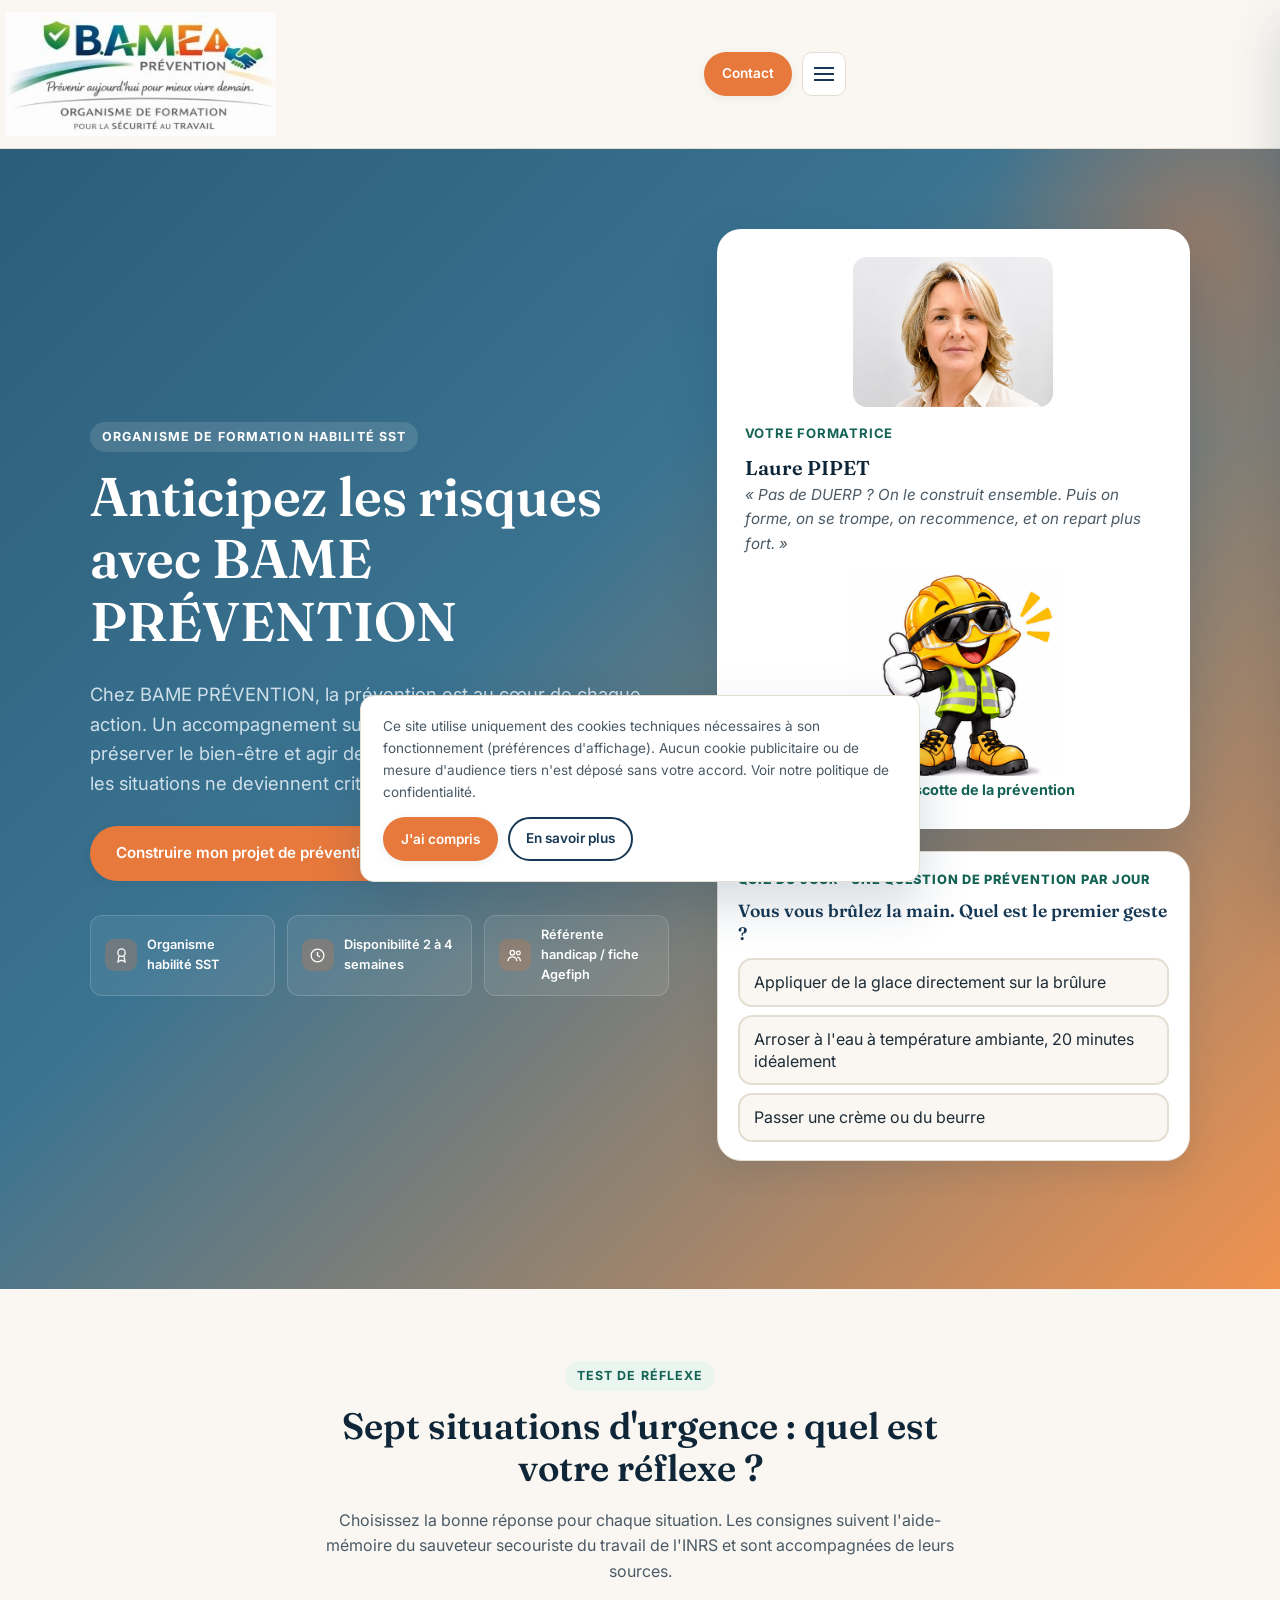
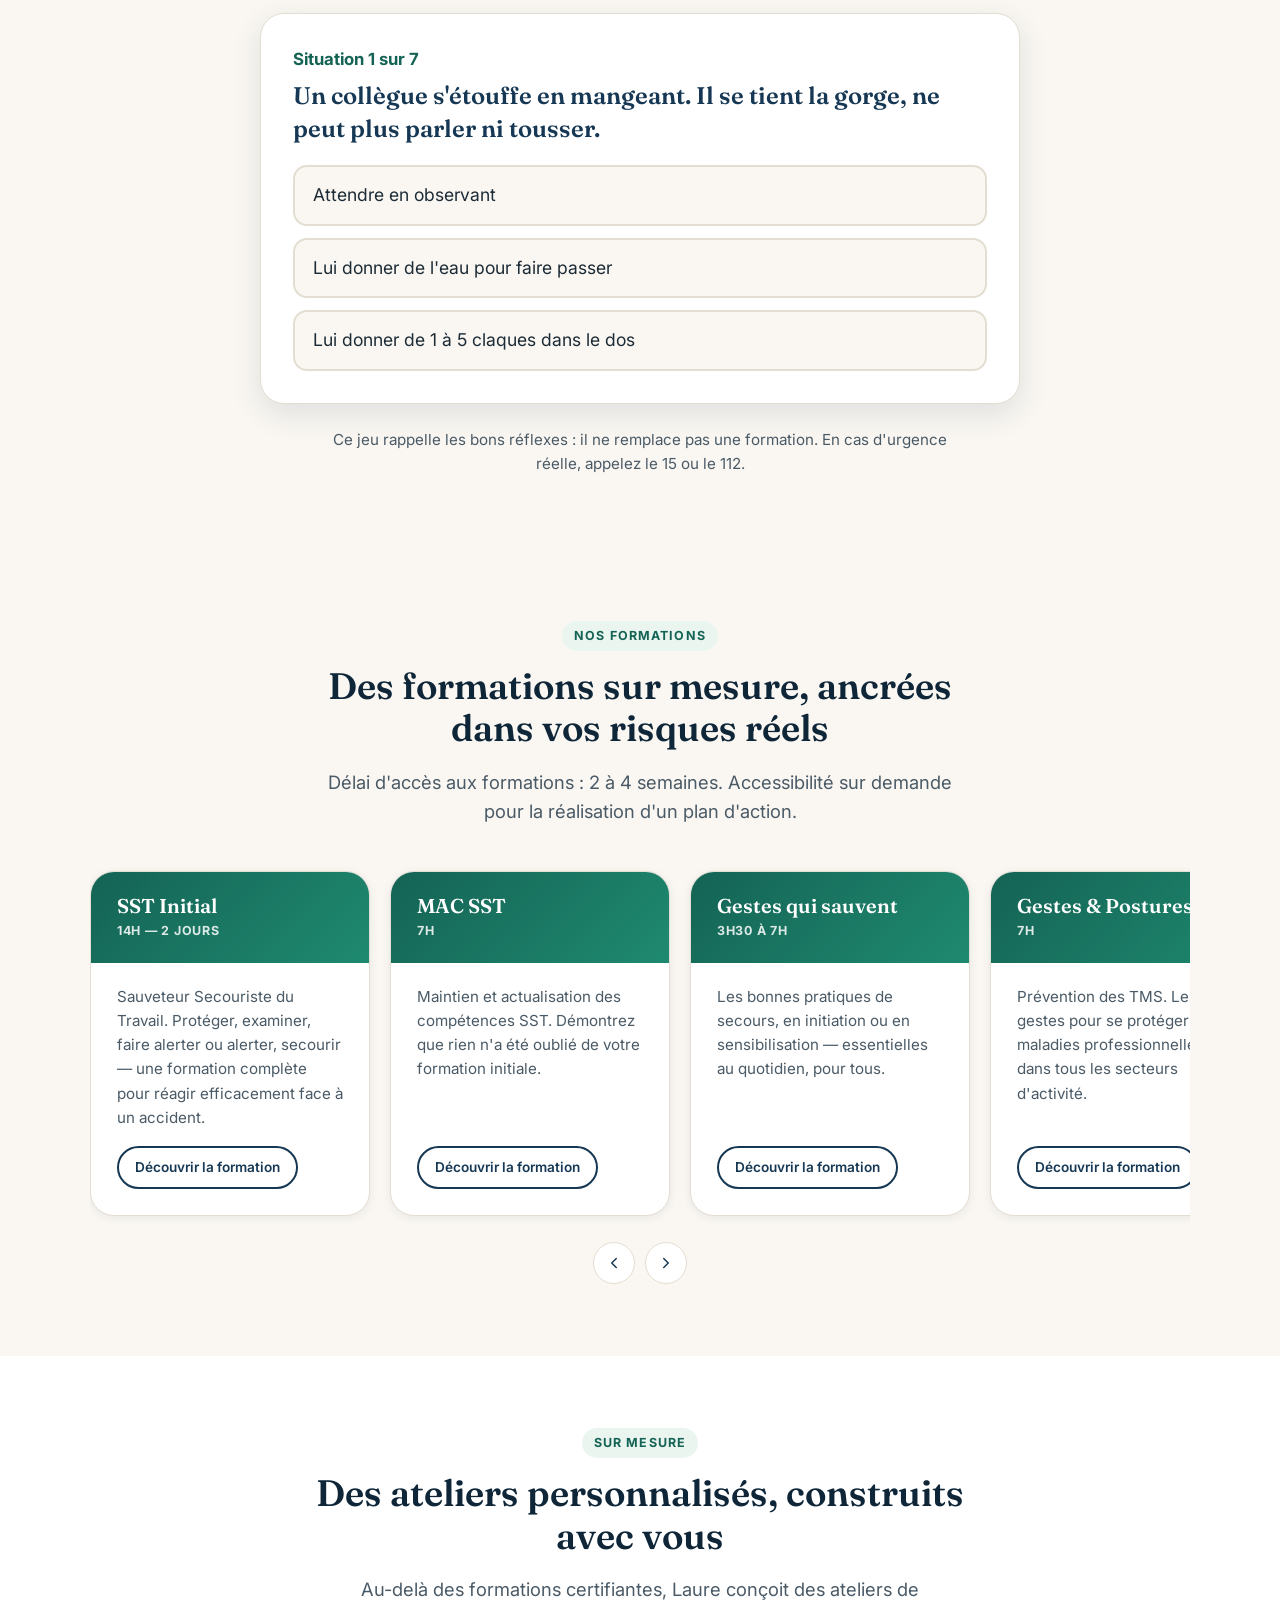
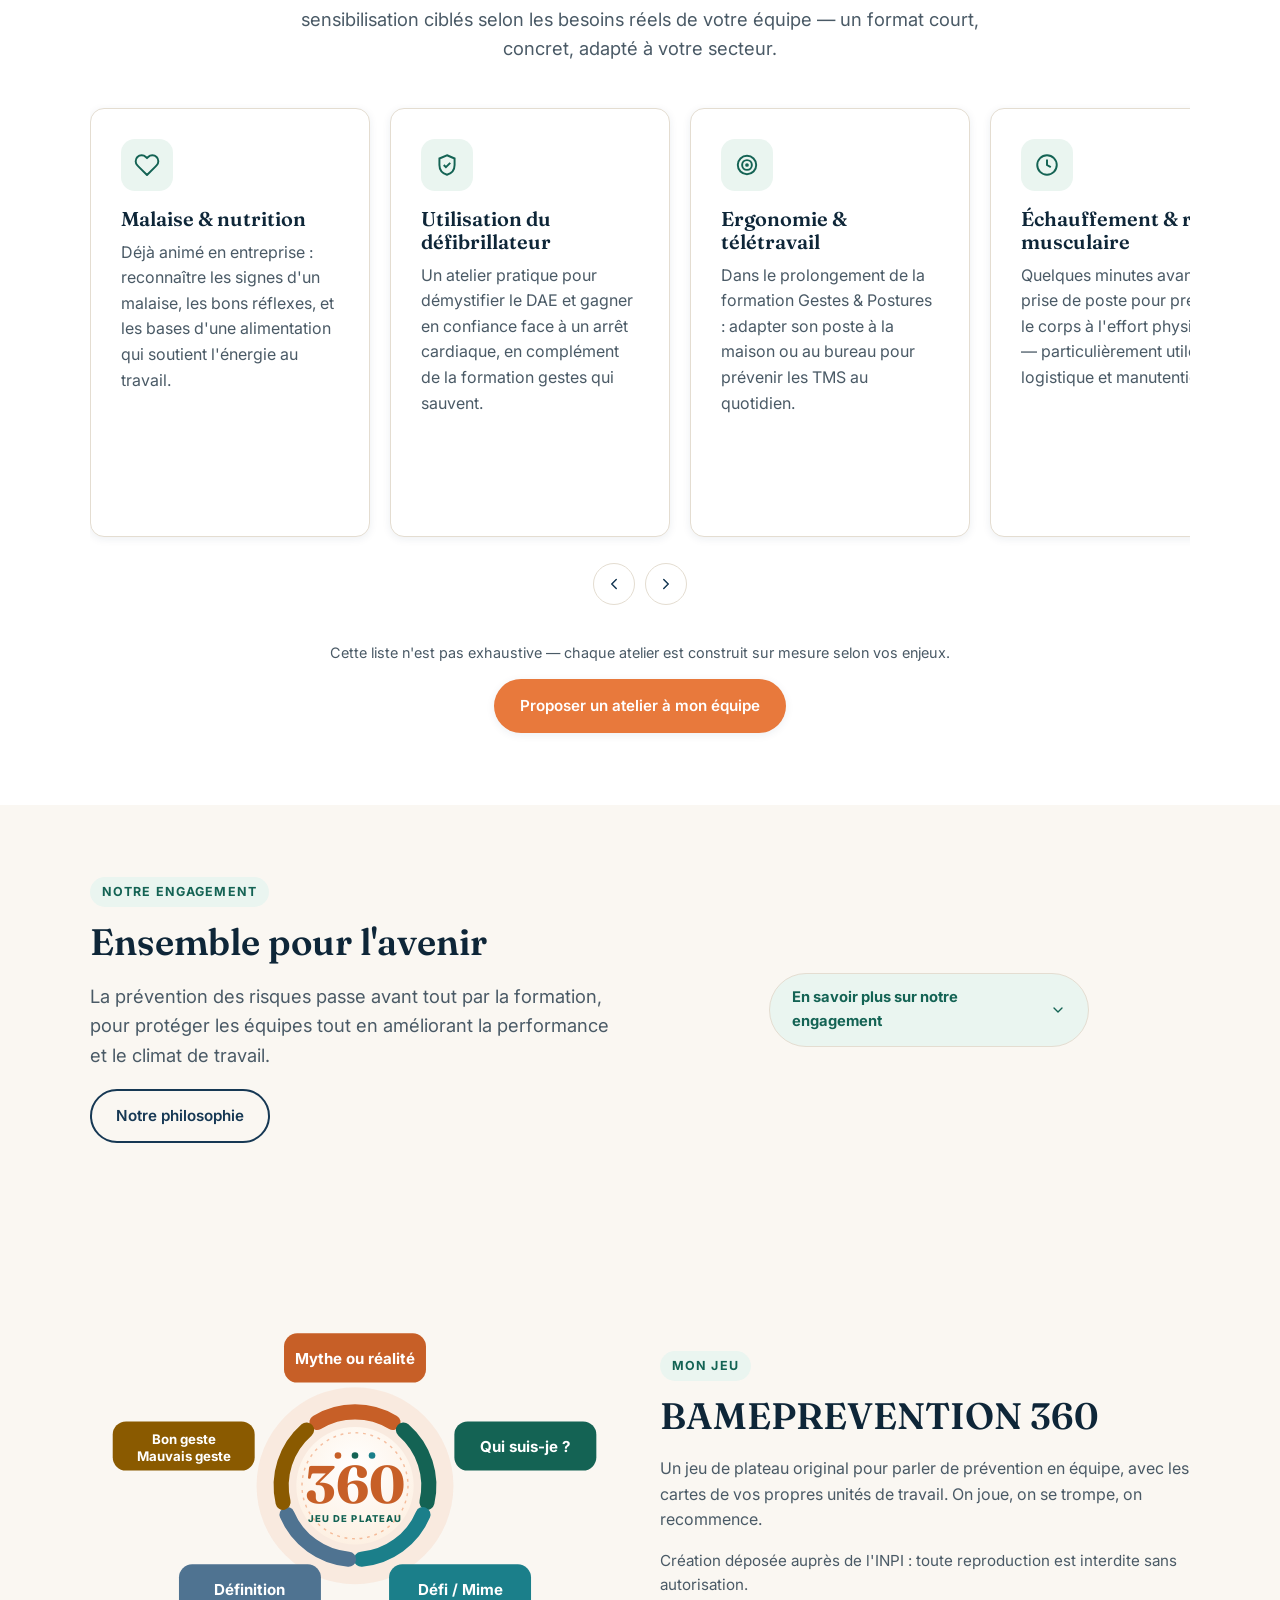
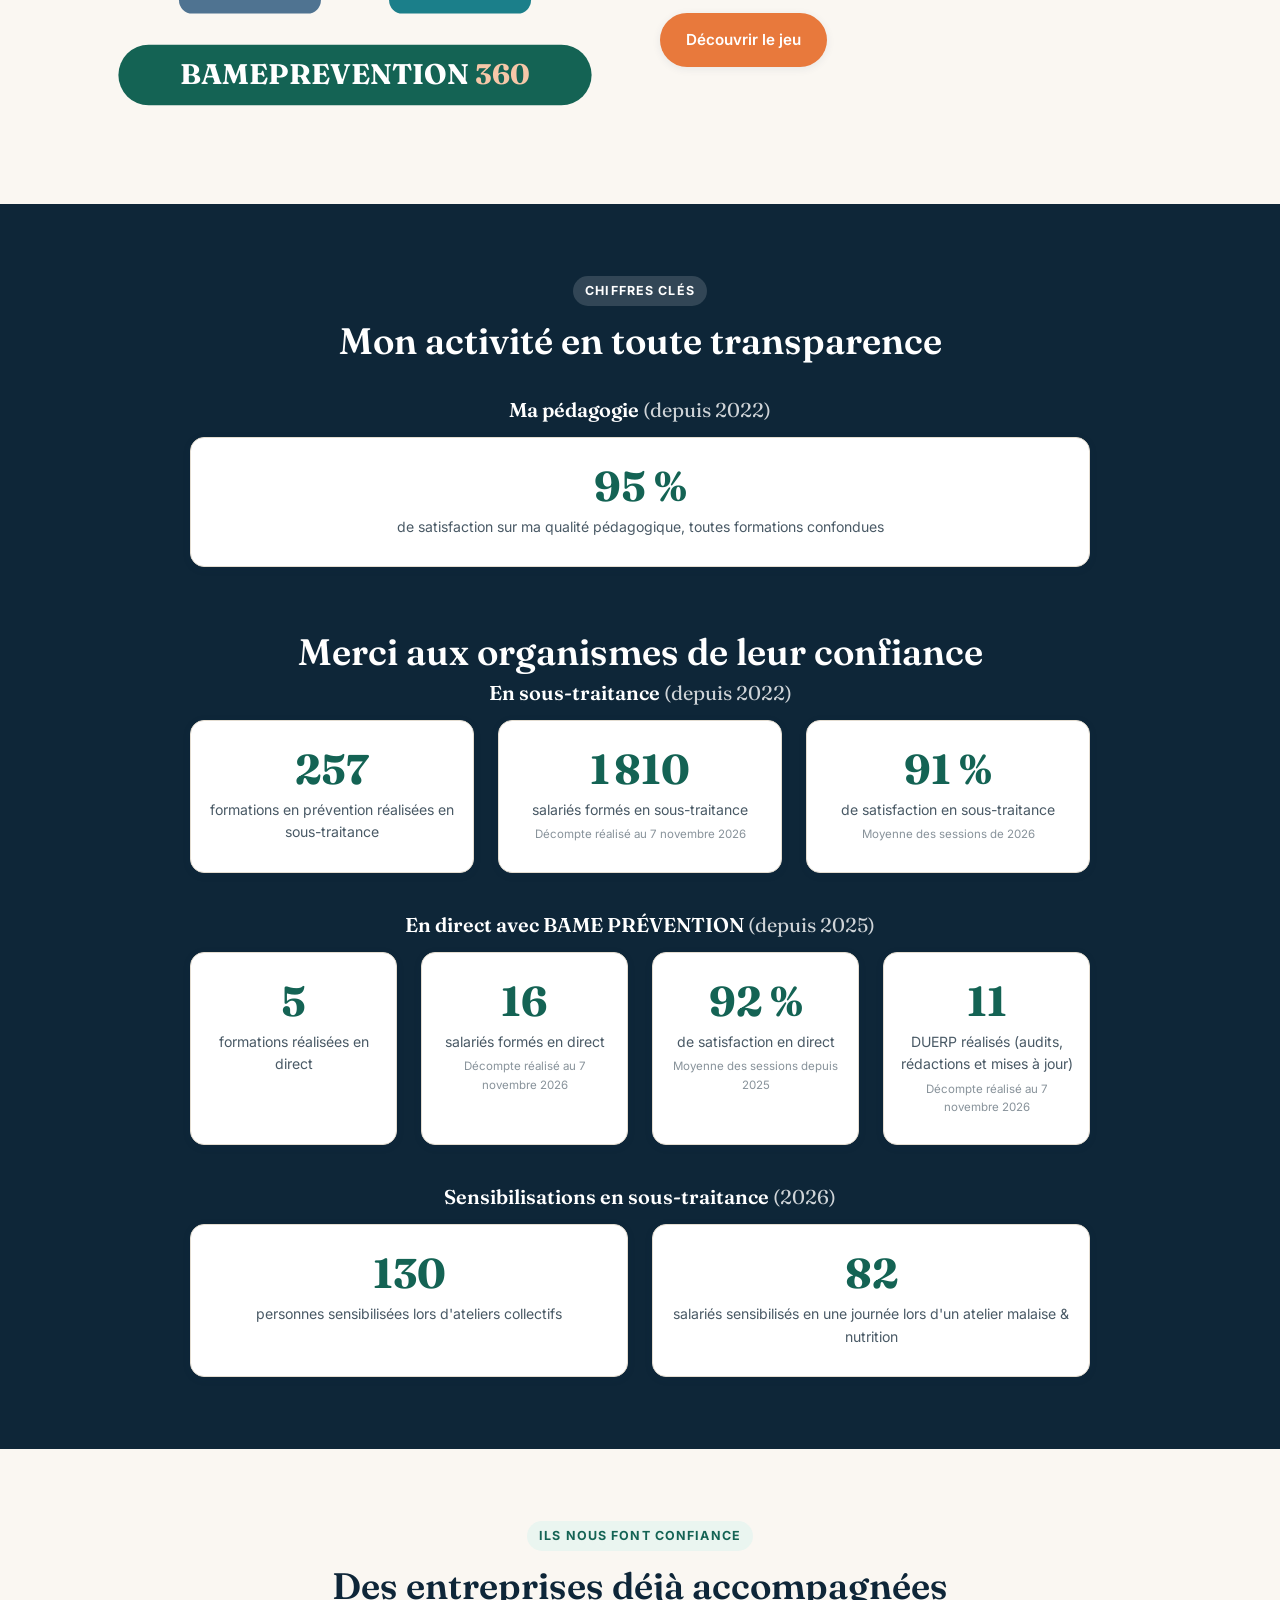
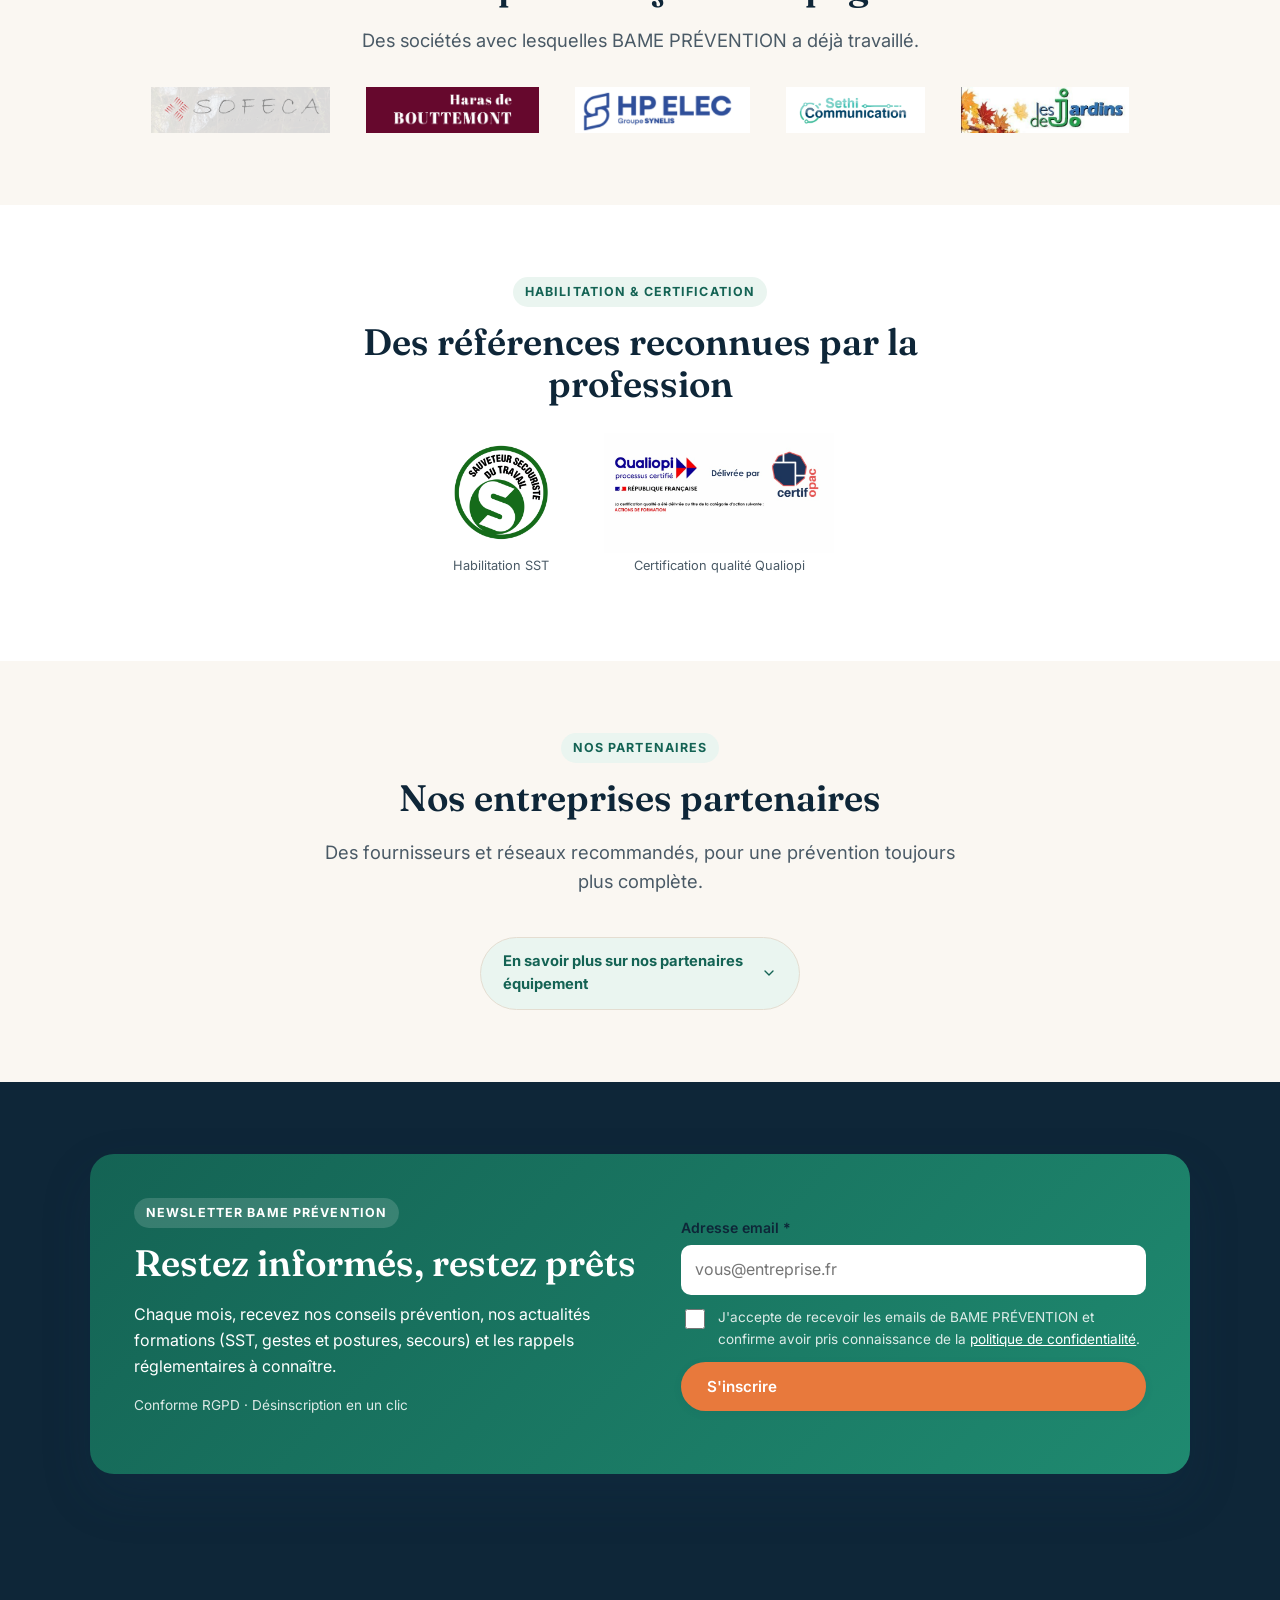
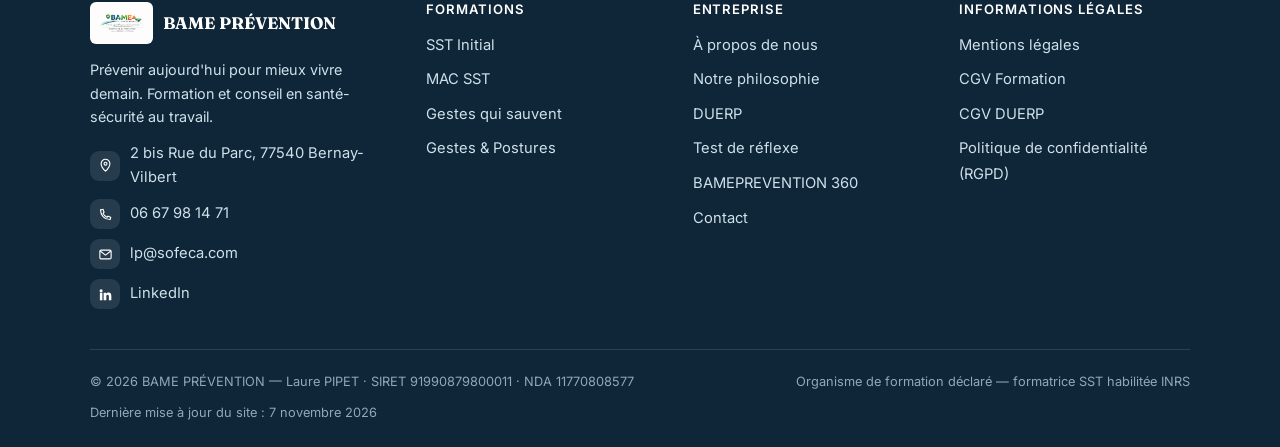
<file: index.html>
<!doctype html>
<html lang="fr">
<head>
<meta charset="utf-8">
<meta name="viewport" content="width=device-width, initial-scale=1">
<title>Accueil — BAME PRÉVENTION</title>
<meta name="description" content="Organisme de formation en santé-sécurité au travail : SST, MAC SST, gestes qui sauvent, gestes et postures, DUERP. Prévenir aujourd'hui pour mieux vivre demain.">
<link rel="canonical" href="https://www.bameprevention.fr/">
<link rel="icon" href="/assets/images/logo-bame.jpg">
<meta property="og:title" content="Accueil — BAME PRÉVENTION">
<meta property="og:description" content="Organisme de formation en santé-sécurité au travail : SST, MAC SST, gestes qui sauvent, gestes et postures, DUERP. Prévenir aujourd'hui pour mieux vivre demain.">
<meta property="og:type" content="website">
<meta property="og:locale" content="fr_FR">
<meta property="og:url" content="https://www.bameprevention.fr/">
<meta property="og:image" content="https://www.bameprevention.fr/assets/images/logo-bame.jpg">
<meta name="twitter:card" content="summary">
<meta name="twitter:title" content="Accueil — BAME PRÉVENTION">
<meta name="twitter:description" content="Organisme de formation en santé-sécurité au travail : SST, MAC SST, gestes qui sauvent, gestes et postures, DUERP. Prévenir aujourd'hui pour mieux vivre demain.">
<meta name="twitter:image" content="https://www.bameprevention.fr/assets/images/logo-bame.jpg">
<link rel="preconnect" href="https://fonts.googleapis.com">
<link rel="preconnect" href="https://fonts.gstatic.com" crossorigin>
<link href="https://fonts.googleapis.com/css2?family=Fraunces:wght@500;600;700&family=Inter:wght@400;500;600;700;800&display=swap" rel="stylesheet">
<link rel="stylesheet" href="/assets/css/style.css">
</head>
<body>
<a class="skip-link" href="#main">Aller au contenu</a>
<header class="site-header">
  <div class="container">
    <a class="brand" href="/index.html">
      <img class="brand-logo" src="/assets/images/logo-bame-cropped.jpg" alt="BAME PRÉVENTION">
    </a>
    <nav class="main-nav" aria-label="Navigation principale">
      <a href="/index.html" aria-current="page">Accueil</a>
        <div class="nav-dropdown"><button type="button" aria-haspopup="true">Formations <svg width="12" height="8" viewBox="0 0 12 8" fill="none" aria-hidden="true"><path d="M1 1.5L6 6.5L11 1.5" stroke="currentColor" stroke-width="1.6" stroke-linecap="round" stroke-linejoin="round"/></svg></button><div class="nav-dropdown-panel"><a href="/sst.html">SST Initial</a><a href="/mac-sst.html">MAC SST</a><a href="/secours.html">Gestes qui sauvent</a><a href="/gestes-et-postures.html">Gestes &amp; Postures</a></div></div>
        <a href="/duerp.html">DUERP</a>
        <a href="/test-reflexe.html">Test de réflexe</a>
        <a href="/prevention-360.html">Prévention 360</a>
        <a href="/a-propos.html">À propos</a>
        <a href="/philosophie.html">Notre philosophie</a>
    </nav>
    <div class="header-cta">
      <a class="btn btn-primary btn-sm" href="/contact.html"><span class="btn-label-full">Nous contacter</span><span class="btn-label-short">Contact</span></a>
      <button class="nav-toggle" aria-label="Ouvrir le menu" aria-expanded="false">
        <span></span>
      </button>
    </div>
    <div class="header-qualiopi">
      <a href="/assets/documents/Certificat_Qualiopi_884511.pdf" target="_blank" rel="noopener"><img class="brand-qualiopi" src="/assets/images/logo-qualiopi.jpg" alt="Qualiopi — processus certifié"></a>
    </div>
  </div>
</header>
<div class="nav-scrim"></div>
<main id="main">

<section class="hero">

  <div class="container">
    <div>
      <span class="eyebrow" style="background:rgba(255,255,255,.12);color:#fff;">Organisme de formation habilité SST</span>
      <h1>Anticipez les risques avec BAME PRÉVENTION</h1>
      <p class="lede">Chez BAME PRÉVENTION, la prévention est au cœur de chaque action. Un accompagnement sur mesure pour anticiper les risques, préserver le bien-être et agir de manière responsable — avant que les situations ne deviennent critiques.</p>
      <div class="hero-actions">
        <a class="btn btn-primary" href="/contact.html">Construire mon projet de prévention</a>
        <a class="btn btn-ghost" href="#formations">Voir les formations</a>
      </div>
      <div class="hero-badges">
        <span class="hero-badge"><span class="badge-ico"><svg viewBox="0 0 24 24" fill="none" stroke="currentColor" stroke-width="1.8"><circle cx="12" cy="8" r="5.2"/><path d="M8.5 12.7L7 21l5-2.4L17 21l-1.5-8.3"/></svg></span>Organisme habilité SST</span>
        <span class="hero-badge"><span class="badge-ico"><svg viewBox="0 0 24 24" fill="none" stroke="currentColor" stroke-width="1.8"><circle cx="12" cy="12" r="9"/><path d="M12 7v5l3.5 2"/></svg></span>Disponibilité 2 à 4 semaines</span>
        <a class="hero-badge" href="/philosophie.html#accessibilite"><span class="badge-ico"><svg viewBox="0 0 24 24" fill="none" stroke="currentColor" stroke-width="1.8"><circle cx="9" cy="8" r="3.2"/><path d="M2.5 20c.6-3.6 3.3-6 6.5-6s5.9 2.4 6.5 6"/><circle cx="17.5" cy="8.5" r="2.6"/><path d="M15.5 14.3c2.5.2 4.6 2.3 5 5.7"/></svg></span>Référente handicap / fiche Agefiph</a>
      </div>
    </div>
    <div>
      <div class="hero-card">
        <img src="/assets/images/laure-pipet.jpg" alt="Laure Pipet, formatrice BAME PRÉVENTION">
        <div class="role">Votre formatrice</div>
        <h3>Laure PIPET</h3>
        <p class="quote">« Pas de DUERP ? On le construit ensemble. Puis on forme, on se trompe, on recommence, et on repart plus fort. »</p>
        <img class="mascotte" src="/assets/images/mascotte-bamy.gif" alt="Bamy, la mascotte de BAME PRÉVENTION : un casque de chantier animé qui prend différentes poses" loading="lazy" width="508" height="499">
        <p class="mascotte-legende">Bamy, la mascotte de la prévention</p>
      </div>
      <div class="jeu jeu--hero jeu--haut">
        <p class="jeu-label">Quiz du jour · une question de prévention par jour</p>
        <div id="quiz-jour"></div>
      </div>
    </div>
  </div>
  <script src="/assets/js/jeux.js" defer></script>
</section>

<section class="section" id="test">
  <div class="container">
    <div class="jeu-intro">
      <span class="eyebrow">Test de réflexe</span>
      <h2>Sept situations d'urgence : quel est votre réflexe ?</h2>
      <p class="muted">Choisissez la bonne réponse pour chaque situation. Les consignes suivent l'aide-mémoire du sauveteur secouriste du travail de l'INRS et sont accompagnées de leurs sources.</p>
    </div>
    <div class="jeu" id="test-reflexe"></div>
    <p class="muted center" style="max-width:640px;margin:24px auto 0;font-size:.95rem;">Ce jeu rappelle les bons réflexes : il ne remplace pas une formation. En cas d'urgence réelle, appelez le 15 ou le 112.</p>
  </div>
</section>

<section class="section" id="formations">
  <div class="container">
    <div class="center" style="max-width:640px;">
      <span class="eyebrow">Nos formations</span>
      <h2>Des formations sur mesure, ancrées dans vos risques réels</h2>
      <p class="lede center">Délai d'accès aux formations : 2 à 4 semaines. Accessibilité sur demande pour la réalisation d'un plan d'action.</p>
    </div>
    <div class="carousel">
      <div class="carousel-track">
        <div class="training-card">
          <div class="training-card__top"><h3 style="color:#fff;margin:0;">SST Initial</h3><div class="duration" style="margin-top:4px;">14h — 2 jours</div></div>
          <div class="training-card__body">
            <p>Sauveteur Secouriste du Travail. Protéger, examiner, faire alerter ou alerter, secourir — une formation complète pour réagir efficacement face à un accident.</p>
            <a class="btn btn-outline btn-sm" href="/sst.html">Découvrir la formation</a>
          </div>
        </div>
        <div class="training-card">
          <div class="training-card__top"><h3 style="color:#fff;margin:0;">MAC SST</h3><div class="duration" style="margin-top:4px;">7h</div></div>
          <div class="training-card__body">
            <p>Maintien et actualisation des compétences SST. Démontrez que rien n'a été oublié de votre formation initiale.</p>
            <a class="btn btn-outline btn-sm" href="/mac-sst.html">Découvrir la formation</a>
          </div>
        </div>
        <div class="training-card">
          <div class="training-card__top"><h3 style="color:#fff;margin:0;">Gestes qui sauvent</h3><div class="duration" style="margin-top:4px;">3h30 à 7h</div></div>
          <div class="training-card__body">
            <p>Les bonnes pratiques de secours, en initiation ou en sensibilisation — essentielles au quotidien, pour tous.</p>
            <a class="btn btn-outline btn-sm" href="/secours.html">Découvrir la formation</a>
          </div>
        </div>
        <div class="training-card">
          <div class="training-card__top"><h3 style="color:#fff;margin:0;">Gestes &amp; Postures</h3><div class="duration" style="margin-top:4px;">7h</div></div>
          <div class="training-card__body">
            <p>Prévention des TMS. Les bons gestes pour se protéger des maladies professionnelles, dans tous les secteurs d'activité.</p>
            <a class="btn btn-outline btn-sm" href="/gestes-et-postures.html">Découvrir la formation</a>
          </div>
        </div>
        <div class="training-card">
          <div class="training-card__top"><h3 style="color:#fff;margin:0;">DUERP</h3><div class="duration" style="margin-top:4px;">Conseil</div></div>
          <div class="training-card__body">
            <p>Document Unique d'Évaluation des Risques Professionnels. Un accompagnement pour évaluer et consigner les risques de votre entreprise.</p>
            <a class="btn btn-outline btn-sm" href="/duerp.html">Découvrir la prestation</a>
          </div>
        </div>
        <div class="training-card" style="background:linear-gradient(135deg,var(--orange),var(--orange-dark));">
          <div class="training-card__body" style="justify-content:center;color:#fff;">
            <h3 style="color:#fff;">Un besoin spécifique ?</h3>
            <p style="color:rgba(255,255,255,.9);">Chaque entreprise a ses propres risques. Parlons de votre contexte pour construire la formation la plus adaptée.</p>
            <a class="btn" style="background:#fff;color:var(--orange-dark);" href="/contact.html">Échanger avec Laure</a>
          </div>
        </div>
      </div>
      <div class="carousel-nav">
        <button class="carousel-btn prev" type="button" aria-label="Formation précédente"><svg viewBox="0 0 24 24" fill="none" stroke="currentColor" stroke-width="2" stroke-linecap="round" stroke-linejoin="round" width="16" height="16"><path d="M6 9l6 6 6-6"/></svg></button>
        <button class="carousel-btn next" type="button" aria-label="Formation suivante"><svg viewBox="0 0 24 24" fill="none" stroke="currentColor" stroke-width="2" stroke-linecap="round" stroke-linejoin="round" width="16" height="16"><path d="M6 9l6 6 6-6"/></svg></button>
      </div>
    </div>
  </div>
</section>

<section class="section section--alt">
  <div class="container">
    <div class="center" style="max-width:680px;margin-bottom:40px;">
      <span class="eyebrow">Sur mesure</span>
      <h2>Des ateliers personnalisés, construits avec vous</h2>
      <p class="lede center">Au-delà des formations certifiantes, Laure conçoit des ateliers de sensibilisation ciblés selon les besoins réels de votre équipe — un format court, concret, adapté à votre secteur.</p>
    </div>
    <div class="carousel" style="margin-top:0;">
      <div class="carousel-track">
        <div class="card">
          <div class="icon"><svg viewBox="0 0 24 24" fill="none" stroke="currentColor" stroke-width="1.8" stroke-linecap="round" stroke-linejoin="round"><path d="M20.84 4.61a5.5 5.5 0 0 0-7.78 0L12 5.67l-1.06-1.06a5.5 5.5 0 0 0-7.78 7.78l1.06 1.06L12 21.23l7.78-7.78 1.06-1.06a5.5 5.5 0 0 0 0-7.78z"/></svg></div>
          <h3>Malaise &amp; nutrition</h3>
          <p class="muted">Déjà animé en entreprise : reconnaître les signes d'un malaise, les bons réflexes, et les bases d'une alimentation qui soutient l'énergie au travail.</p>
        </div>
        <div class="card">
          <div class="icon"><svg viewBox="0 0 24 24" fill="none" stroke="currentColor" stroke-width="1.8"><path d="M12 3l7 3v6c0 4.5-3 7.8-7 9-4-1.2-7-4.5-7-9V6l7-3z"/><path d="M9 12l2 2 4-4"/></svg></div>
          <h3>Utilisation du défibrillateur</h3>
          <p class="muted">Un atelier pratique pour démystifier le DAE et gagner en confiance face à un arrêt cardiaque, en complément de la formation gestes qui sauvent.</p>
        </div>
        <div class="card">
          <div class="icon"><svg viewBox="0 0 24 24" fill="none" stroke="currentColor" stroke-width="1.8"><circle cx="12" cy="12" r="8.5"/><circle cx="12" cy="12" r="4.5"/><circle cx="12" cy="12" r=".8" fill="currentColor"/></svg></div>
          <h3>Ergonomie &amp; télétravail</h3>
          <p class="muted">Dans le prolongement de la formation Gestes &amp; Postures : adapter son poste à la maison ou au bureau pour prévenir les TMS au quotidien.</p>
        </div>
        <div class="card">
          <div class="icon"><svg viewBox="0 0 24 24" fill="none" stroke="currentColor" stroke-width="1.8"><circle cx="12" cy="12" r="9"/><path d="M12 7v5l3.5 2"/></svg></div>
          <h3>Échauffement &amp; réveil musculaire</h3>
          <p class="muted">Quelques minutes avant la prise de poste pour préparer le corps à l'effort physique — particulièrement utile en logistique et manutention.</p>
        </div>
        <div class="card">
          <div class="icon"><svg viewBox="0 0 24 24" fill="none" stroke="currentColor" stroke-width="1.8"><circle cx="9" cy="8" r="3.2"/><path d="M2.5 20c.6-3.6 3.3-6 6.5-6s5.9 2.4 6.5 6"/><circle cx="17.5" cy="8.5" r="2.6"/><path d="M15.5 14.3c2.5.2 4.6 2.3 5 5.7"/></svg></div>
          <h3>Qualité de vie au travail</h3>
          <p class="muted">Charge mentale, sommeil, gestion du stress : des clés concrètes pour une équipe plus sereine, en complément d'une démarche de prévention globale.</p>
          <p class="muted" style="font-size:.8rem;font-style:italic;margin-top:8px;">Laure se forme à cet atelier en décembre 2026 — disponible pour vos équipes dès cette date.</p>
        </div>
      </div>
      <div class="carousel-nav">
        <button class="carousel-btn prev" type="button" aria-label="Atelier précédent"><svg viewBox="0 0 24 24" fill="none" stroke="currentColor" stroke-width="2" stroke-linecap="round" stroke-linejoin="round" width="16" height="16"><path d="M6 9l6 6 6-6"/></svg></button>
        <button class="carousel-btn next" type="button" aria-label="Atelier suivant"><svg viewBox="0 0 24 24" fill="none" stroke="currentColor" stroke-width="2" stroke-linecap="round" stroke-linejoin="round" width="16" height="16"><path d="M6 9l6 6 6-6"/></svg></button>
      </div>
    </div>
    <div class="text-center" style="margin-top:36px;">
      <p class="muted" style="font-size:.9rem;">Cette liste n'est pas exhaustive — chaque atelier est construit sur mesure selon vos enjeux.</p>
      <a class="btn btn-primary" href="/contact.html">Proposer un atelier à mon équipe</a>
    </div>
  </div>
</section>

<section class="section">
  <div class="container">
    <div class="grid grid-2" style="align-items:center;gap:56px;">
      <div>
        <span class="eyebrow">Notre engagement</span>
        <h2>Ensemble pour l'avenir</h2>
        <p class="lede">La prévention des risques passe avant tout par la formation, pour protéger les équipes tout en améliorant la performance et le climat de travail.</p>
        <a class="btn btn-outline" href="/philosophie.html">Notre philosophie</a>
      </div>
      <details class="reveal-more" style="margin-top:0;">
        <summary>En savoir plus sur notre engagement <span class="chevron"><svg viewBox="0 0 24 24" fill="none" stroke="currentColor" stroke-width="2" stroke-linecap="round" stroke-linejoin="round" width="16" height="16"><path d="M6 9l6 6 6-6"/></svg></span></summary>
        <div class="grid" style="gap:18px;">
          <p class="lede" style="margin-bottom:4px;">En donnant aux salariés les clés pour identifier et gérer les dangers, les entreprises renforcent la sécurité au quotidien. Intégrer ces enjeux dans la formation continue, c'est protéger les équipes tout en améliorant la performance et le climat de travail.</p>
          <a class="hero-badge" style="color:var(--navy);border-color:var(--line);background:var(--success-bg);justify-self:start;" href="/assets/documents/Liste_INRS_Organismes_Habilites_SST.pdf#page=123" target="_blank" rel="noopener"><span class="badge-ico"><svg viewBox="0 0 24 24" fill="none" stroke="currentColor" stroke-width="1.8"><circle cx="12" cy="8" r="5.2"/><path d="M8.5 12.7L7 21l5-2.4L17 21l-1.5-8.3"/></svg></span>Habilitation INRS n° H30859/2023/SST-1/O/12 — Laure PIPET LE SOLLIEC (liste officielle, p. 123) · N° formatrice ForPrev : ALC27016</a>
          <div class="card" style="display:flex;gap:16px;align-items:flex-start;padding:22px;">
            <div class="icon" style="margin:0;"><svg viewBox="0 0 24 24" fill="none" stroke="currentColor" stroke-width="1.8"><circle cx="12" cy="12" r="8.5"/><circle cx="12" cy="12" r="4.5"/><circle cx="12" cy="12" r=".8" fill="currentColor"/></svg></div>
            <div><h3 style="margin-bottom:4px;">Conseil personnalisé</h3><p class="muted mb-0">Un accompagnement sur mesure selon vos besoins spécifiques.</p></div>
          </div>
          <div class="card" style="display:flex;gap:16px;align-items:flex-start;padding:22px;">
            <div class="icon" style="margin:0;"><svg viewBox="0 0 24 24" fill="none" stroke="currentColor" stroke-width="1.8"><circle cx="9" cy="8" r="3.2"/><path d="M2.5 20c.6-3.6 3.3-6 6.5-6s5.9 2.4 6.5 6"/><circle cx="17.5" cy="8.5" r="2.6"/><path d="M15.5 14.3c2.5.2 4.6 2.3 5 5.7"/></svg></div>
            <div><h3 style="margin-bottom:4px;">Formation professionnelle</h3><p class="muted mb-0">Des formations adaptées pour sensibiliser et former vos équipes.</p></div>
          </div>
          <div class="card" style="display:flex;gap:16px;align-items:flex-start;padding:22px;">
            <div class="icon" style="margin:0;"><svg viewBox="0 0 24 24" fill="none" stroke="currentColor" stroke-width="1.8"><path d="M12 3l7 3v6c0 4.5-3 7.8-7 9-4-1.2-7-4.5-7-9V6l7-3z"/><path d="M9 12l2 2 4-4"/></svg></div>
            <div><h3 style="margin-bottom:4px;">Outils innovants</h3><p class="muted mb-0">Des solutions modernes pour une prévention efficace et durable.</p></div>
          </div>
        </div>
      </details>
    </div>
  </div>
</section>

<section class="section">
  <div class="container">
    <div class="grid grid-2" style="gap:40px;align-items:center;">
      <div><svg class="visuel-360" viewBox="0 0 560 470" role="img" aria-labelledby="v360t v360d" xmlns="http://www.w3.org/2000/svg">
  <title id="v360t">BAMEPREVENTION 360</title>
  <desc id="v360d">Au centre, le logo 360. Autour, les cinq familles de cartes du jeu : Mythe ou réalité, Qui suis-je ?, Défi ou mime, Définition, Bon geste ou mauvais geste.</desc>
  <defs>
    <radialGradient id="v360g" cx="50%" cy="35%" r="75%"><stop offset="0" stop-color="#ffffff"/><stop offset="1" stop-color="#fdeede"/></radialGradient>
  </defs>
  <circle cx="280" cy="210" r="104" fill="#e8793c" opacity=".10"/>
  <g fill="none" stroke-width="16" stroke-linecap="round">
    <path d="M239.8 143.1 A78 78 0 0 1 320.2 143.1" stroke="#c75f27"/>
    <path d="M331.2 151.1 A78 78 0 0 1 356.0 227.5" stroke="#146354"/>
    <path d="M351.8 240.5 A78 78 0 0 1 286.8 287.7" stroke="#1b7f8a"/>
    <path d="M273.2 287.7 A78 78 0 0 1 208.2 240.5" stroke="#4f7391"/>
    <path d="M204.0 227.5 A78 78 0 0 1 228.8 151.1" stroke="#8a5a00"/>
  </g>
  <circle cx="280" cy="210" r="62" fill="url(#v360g)"/>
  <circle cx="280" cy="210" r="56" fill="none" stroke="#e8793c" stroke-opacity=".45" stroke-width="1.5" stroke-dasharray="3 5"/>
  <g fill="#c75f27"><circle cx="262" cy="178" r="3.5"/></g><g fill="#146354"><circle cx="280" cy="178" r="3.5"/></g><g fill="#1b7f8a"><circle cx="298" cy="178" r="3.5"/></g>
  <text x="280" y="228" text-anchor="middle" font-family="Fraunces, Georgia, serif" font-size="56" font-weight="700" fill="#c75f27">360</text>
  <text x="280" y="248" text-anchor="middle" font-family="Inter, Arial, sans-serif" font-size="10" font-weight="800" letter-spacing="1.2" fill="#146354">JEU DE PLATEAU</text>
  <g font-family="Inter, Arial, sans-serif" font-size="16" font-weight="700" text-anchor="middle">
    <rect x="205" y="49" width="150" height="52" rx="14" fill="#c75f27"/><text x="280" y="81" fill="#ffffff">Mythe ou réalité</text>
    <rect x="385" y="142" width="150" height="52" rx="14" fill="#146354"/><text x="460" y="174" fill="#ffffff">Qui suis-je ?</text>
    <rect x="316" y="293" width="150" height="52" rx="14" fill="#1b7f8a"/><text x="391" y="325" fill="#ffffff">Défi / Mime</text>
    <rect x="94" y="293" width="150" height="52" rx="14" fill="#4f7391"/><text x="169" y="325" fill="#ffffff">Définition</text>
    <rect x="24" y="142" width="150" height="52" rx="14" fill="#8a5a00"/><text x="99" y="166" fill="#ffffff" font-size="14">Bon geste</text><text x="99" y="184" fill="#ffffff" font-size="14">Mauvais geste</text>
  </g>
  <rect x="30" y="378" width="500" height="64" rx="32" fill="#146354"/>
  <text x="280" y="420" text-anchor="middle" font-family="Fraunces, Georgia, serif" font-size="30" font-weight="700" fill="#ffffff">BAMEPREVENTION <tspan fill="#f6c7a8">360</tspan></text>
</svg></div>
      <div>
        <span class="eyebrow">Mon jeu</span>
        <h2>BAMEPREVENTION 360</h2>
        <p class="muted">Un jeu de plateau original pour parler de prévention en équipe, avec les cartes de vos propres unités de travail. On joue, on se trompe, on recommence.</p>
        <p class="muted" style="font-size:.95rem;">Création déposée auprès de l'INPI : toute reproduction est interdite sans autorisation.</p>
        <a class="btn btn-primary" href="/prevention-360.html">Découvrir le jeu</a>
      </div>
    </div>
  </div>
</section>

<section class="section section--navy">
  <div class="container">
    <div class="center" style="max-width:640px;margin-bottom:36px;">
      <span class="eyebrow" style="background:rgba(255,255,255,.15);color:#fff;">Chiffres clés</span>
      <h2>Mon activité en toute transparence</h2>
    </div>
    <h3 style="color:#fff;text-align:center;margin:0 0 16px;">Ma pédagogie <span style="font-weight:400;opacity:.8;">(depuis 2022)</span></h3>
    <div class="stats" style="grid-template-columns:repeat(auto-fit,minmax(200px,1fr));max-width:900px;margin:0 auto;">
      <div class="stat">
        <div class="stat-number" data-count="98" data-suffix="&nbsp;%">98&nbsp;%</div>
        <div class="stat-label">de satisfaction sur ma qualité pédagogique, toutes formations confondues</div>
      </div>
    </div>
    <h2 class="center" style="color:#fff;margin:64px 0 8px;">Merci aux organismes de leur confiance</h2>
    <h3 style="color:#fff;text-align:center;margin:0 0 16px;">En sous-traitance <span style="font-weight:400;opacity:.8;">(depuis 2022)</span></h3>
    <div class="stats" style="grid-template-columns:repeat(auto-fit,minmax(200px,1fr));max-width:900px;margin:0 auto;">
      <div class="stat">
        <div class="stat-number" data-count="275">275</div>
        <div class="stat-label">formations en prévention réalisées en sous-traitance</div>
      </div>
      <div class="stat">
        <div class="stat-number" data-count="1939">1&nbsp;939</div>
        <div class="stat-label">salariés formés en sous-traitance</div>
        <div class="stat-label" style="font-size:.72rem;opacity:.65;margin-top:4px;">Décompte réalisé au 7 novembre 2026</div>
      </div>
      <div class="stat">
        <div class="stat-number" data-count="97" data-suffix="&nbsp;%">97&nbsp;%</div>
        <div class="stat-label">de satisfaction en sous-traitance</div>
        <div class="stat-label" style="font-size:.72rem;opacity:.65;margin-top:4px;">Moyenne des sessions de 2026</div>
      </div>
    </div>
    <h3 style="color:#fff;text-align:center;margin:40px 0 16px;">En direct avec BAME PRÉVENTION <span style="font-weight:400;opacity:.8;">(depuis 2025)</span></h3>
    <div class="stats" style="grid-template-columns:repeat(auto-fit,minmax(200px,1fr));max-width:900px;margin:0 auto;">
      <div class="stat">
        <div class="stat-number" data-count="5">5</div>
        <div class="stat-label">formations réalisées en direct</div>
      </div>
      <div class="stat">
        <div class="stat-number" data-count="17">17</div>
        <div class="stat-label">salariés formés en direct</div>
        <div class="stat-label" style="font-size:.72rem;opacity:.65;margin-top:4px;">Décompte réalisé au 7 novembre 2026</div>
      </div>
      <div class="stat">
        <div class="stat-number" data-count="99" data-suffix="&nbsp;%">99&nbsp;%</div>
        <div class="stat-label">de satisfaction en direct</div>
        <div class="stat-label" style="font-size:.72rem;opacity:.65;margin-top:4px;">Moyenne des sessions depuis 2025</div>
      </div>
      <div class="stat">
        <div class="stat-number" data-count="12">12</div>
        <div class="stat-label">DUERP réalisés (audits, rédactions et mises à jour)</div>
        <div class="stat-label" style="font-size:.72rem;opacity:.65;margin-top:4px;">Décompte réalisé au 7 novembre 2026</div>
      </div>
    </div>
    <h3 style="color:#fff;text-align:center;margin:40px 0 16px;">Sensibilisations en sous-traitance <span style="font-weight:400;opacity:.8;">(2026)</span></h3>
    <div class="stats" style="grid-template-columns:repeat(auto-fit,minmax(200px,1fr));max-width:900px;margin:0 auto;">
      <div class="stat">
        <div class="stat-number" data-count="139">139</div>
        <div class="stat-label">personnes sensibilisées lors d'ateliers collectifs</div>
      </div>
      <div class="stat">
        <div class="stat-number" data-count="88">88</div>
        <div class="stat-label">salariés sensibilisés en une journée lors d'un atelier malaise &amp; nutrition</div>
      </div>
    </div>
  </div>
</section>

<section class="section">
  <div class="container">
    <div class="center" style="max-width:640px;margin-bottom:32px;">
      <span class="eyebrow">Ils nous font confiance</span>
      <h2>Des entreprises déjà accompagnées</h2>
      <p class="lede center">Des sociétés avec lesquelles BAME PRÉVENTION a déjà travaillé.</p>
    </div>
    <div class="partners">
      <a href="https://www.sofeca.com/" target="_blank" rel="noopener"><img src="/assets/images/partner-sofeca.png" alt="Sofeca" loading="lazy"></a>
      <a href="https://bouttemont.fr/" target="_blank" rel="noopener"><img src="/assets/images/partner-haras-bouttemont.png" alt="Haras de Bouttemont" loading="lazy"></a>
      <a href="https://hpelec.fr/" target="_blank" rel="noopener"><img src="/assets/images/partner-hp-elec.png" alt="HP Elec — Groupe Synelis" loading="lazy"></a>
      <a href="https://sethi-communication.com/" target="_blank" rel="noopener"><img src="/assets/images/partner-sethi-communication.png" alt="Sethi Communication" loading="lazy"></a>
      <a href="https://www.lesjardinsdejo34.fr/" target="_blank" rel="noopener"><img src="/assets/images/partner-jardins-de-jo.jpg" alt="Les Jardins de Jo" loading="lazy"></a>
    </div>
  </div>
</section>

<section class="section section--alt">
  <div class="container">
    <div class="center" style="max-width:640px;margin-bottom:32px;">
      <span class="eyebrow">Habilitation &amp; certification</span>
      <h2>Des références reconnues par la profession</h2>
    </div>
    <div class="partners" style="gap:48px;align-items:flex-start;">
      <div class="text-center" style="display:flex;flex-direction:column;align-items:center;">
        <div style="height:110px;display:flex;align-items:center;">
          <a href="/assets/documents/Liste_INRS_Organismes_Habilites_SST.pdf#page=123" target="_blank" rel="noopener" title="Liste officielle INRS — BAME PRÉVENTION / Laure PIPET en page 123"><img src="/assets/images/logo-sst.png" alt="Sauveteur Secouriste du Travail" style="max-height:110px;filter:none;" loading="lazy"></a>
        </div>
        <p class="muted" style="font-size:.8rem;margin-top:8px;">Habilitation SST</p>
      </div>
      <div class="text-center" style="display:flex;flex-direction:column;align-items:center;">
        <div style="height:110px;display:flex;align-items:center;">
          <a href="/assets/documents/Certificat_Qualiopi_884511.pdf" target="_blank" rel="noopener"><img src="/assets/images/logo-qualiopi.jpg" alt="Qualiopi — processus certifié" style="width:calc(var(--logo-bame-size) * .85);height:auto;max-height:none;max-width:55vw;filter:none;" loading="lazy"></a>
        </div>
        <p class="muted" style="font-size:.8rem;margin-top:8px;">Certification qualité Qualiopi</p>
      </div>
    </div>
  </div>
</section>

<section class="section">
  <div class="container">
    <div class="center" style="max-width:640px;margin-bottom:40px;">
      <span class="eyebrow">Nos partenaires</span>
      <h2>Nos entreprises partenaires</h2>
      <p class="lede center">Des fournisseurs et réseaux recommandés, pour une prévention toujours plus complète.</p>
    </div>
    <details class="reveal-more">
      <summary>En savoir plus sur nos partenaires équipement <span class="chevron"><svg viewBox="0 0 24 24" fill="none" stroke="currentColor" stroke-width="2" stroke-linecap="round" stroke-linejoin="round" width="16" height="16"><path d="M6 9l6 6 6-6"/></svg></span></summary>
      <div class="grid grid-2" style="max-width:760px;margin:0 auto;">
        <div class="card text-center" style="padding:0;overflow:hidden;">
          <img src="/assets/images/product-lifeaz.jpg" alt="Défibrillateur Lifeaz" style="width:100%;">
          <div style="padding:22px;">
            <img src="/assets/images/qr-commander-lifeaz.png" alt="Lifeaz — QR code pour commander votre défibrillateur, code promo FPLPIPET" style="max-width:200px;margin:0 auto;">
          </div>
        </div>
        <div class="card text-center" style="padding:0;overflow:hidden;">
          <img src="/assets/images/badge-cardio-first-angel.png" alt="Dispositif Cardio First Angel" style="width:100%;background:#fff;">
          <div style="padding:22px;">
            <img src="/assets/images/qr-devis.png" alt="Cardio First Angel — QR code pour recevoir votre devis" style="max-width:200px;margin:0 auto;">
          </div>
        </div>
      </div>
    </details>
  </div>
</section>

<section class="section section--navy">
  <div class="container">
    <div class="newsletter">
      <div>
        <span class="eyebrow" style="background:rgba(255,255,255,.15);color:#fff;">Newsletter BAME PRÉVENTION</span>
        <h2>Restez informés, restez prêts</h2>
        <p>Chaque mois, recevez nos conseils prévention, nos actualités formations (SST, gestes et postures, secours) et les rappels réglementaires à connaître.</p>
        <p style="font-size:.85rem;opacity:.85;">Conforme RGPD · Désinscription en un clic</p>
      </div>
      <form method="POST" action="https://30d9b1be.sibforms.com/serve/[base64]" data-nocors-form>
        <div class="field mb-0">
          <label for="newsletter-email">Adresse email *</label>
          <input id="newsletter-email" name="EMAIL" type="email" required placeholder="vous@entreprise.fr">
        </div>
        <input type="text" name="email_address_check" value="" style="display:none !important" tabindex="-1" autocomplete="off">
        <input type="hidden" name="locale" value="fr">
        <label class="field-check">
          <input type="checkbox" required name="OPT_IN" value="1">
          <span>J'accepte de recevoir les emails de BAME PRÉVENTION et confirme avoir pris connaissance de la <a href="/rgpd.html" style="color:#fff;text-decoration:underline;">politique de confidentialité</a>.</span>
        </label>
        <button class="btn btn-primary" type="submit">S'inscrire</button>
        <p class="form-status"></p>
      </form>
    </div>
  </div>
</section>


</main>
<footer class="site-footer">
  <div class="container">
    <div class="footer-grid">
      <div>
        <div class="footer-brand">
          <img src="/assets/images/logo-bame.jpg" alt="BAME PRÉVENTION">
          <span>BAME PRÉVENTION</span>
        </div>
        <p class="muted" style="color:#cfe0ea;font-size:.9rem;max-width:30ch;">Prévenir aujourd'hui pour mieux vivre demain. Formation et conseil en santé-sécurité au travail.</p>
        <div class="footer-contact">
          <div class="row"><div class="icon"><svg viewBox="0 0 24 24" fill="none" stroke="currentColor" stroke-width="1.8"><path d="M12 21s7-6.5 7-12a7 7 0 10-14 0c0 5.5 7 12 7 12z"/><circle cx="12" cy="9" r="2.3"/></svg></div><span>2 bis Rue du Parc, 77540 Bernay-Vilbert</span></div>
          <div class="row"><div class="icon"><svg viewBox="0 0 24 24" fill="none" stroke="currentColor" stroke-width="1.8"><path d="M4 4.5c0 9.1 6.4 15.5 15.5 15.5l.8-3.6-4.4-1.6-1.6 1.6a12 12 0 01-6.2-6.2l1.6-1.6L8.1 3.7 4.5 4.5z"/></svg></div><a href="tel:+33667981471">06 67 98 14 71</a></div>
          <div class="row"><div class="icon"><svg viewBox="0 0 24 24" fill="none" stroke="currentColor" stroke-width="1.8"><rect x="3" y="5" width="18" height="14" rx="2"/><path d="M3.5 6.5L12 13l8.5-6.5"/></svg></div><a href="mailto:lp@sofeca.com">lp@sofeca.com</a></div>
          <div class="row"><div class="icon"><svg viewBox="0 0 24 24" fill="currentColor"><path d="M4.98 3.5a2.5 2.5 0 1 1 0 5 2.5 2.5 0 0 1 0-5zM3 9h4v12H3zM9 9h3.8v1.7h.05c.53-1 1.82-2.05 3.75-2.05 4 0 4.75 2.6 4.75 6v6.35h-4v-5.63c0-1.34-.02-3.06-1.87-3.06-1.87 0-2.16 1.46-2.16 2.96V21H9z"/></svg></div><a href="https://www.linkedin.com/in/laure-le-solliec-pipet-certifi%C3%A9-qualiopi-pour-action-de-formation-81a190244/" target="_blank" rel="noopener">LinkedIn</a></div>
        </div>
      </div>
      <div>
        <h4>Formations</h4>
        <ul>
          <li><a href="/sst.html">SST Initial</a></li>
          <li><a href="/mac-sst.html">MAC SST</a></li>
          <li><a href="/secours.html">Gestes qui sauvent</a></li>
          <li><a href="/gestes-et-postures.html">Gestes &amp; Postures</a></li>
        </ul>
      </div>
      <div>
        <h4>Entreprise</h4>
        <ul>
          <li><a href="/a-propos.html">À propos de nous</a></li>
          <li><a href="/philosophie.html">Notre philosophie</a></li>
          <li><a href="/duerp.html">DUERP</a></li>
          <li><a href="/test-reflexe.html">Test de réflexe</a></li>
          <li><a href="/prevention-360.html">BAMEPREVENTION 360</a></li>
          <li><a href="/contact.html">Contact</a></li>
        </ul>
      </div>
      <div>
        <h4>Informations légales</h4>
        <ul>
          <li><a href="/mentions-legales.html">Mentions légales</a></li>
          <li><a href="/cgv-formation.html">CGV Formation</a></li>
          <li><a href="/cgv-duerp.html">CGV DUERP</a></li>
          <li><a href="/rgpd.html">Politique de confidentialité (RGPD)</a></li>
        </ul>
      </div>
    </div>
    <div class="footer-bottom">
      <span>&copy; <span data-current-year>2026</span> BAME PRÉVENTION — Laure PIPET · SIRET 91990879800011 · NDA 11770808577</span>
      <span>Organisme de formation déclaré — formatrice SST habilitée INRS</span>
      <span>Dernière mise à jour du site : 7 novembre 2026</span>
    </div>
  </div>
</footer>
<div class="cookie-banner" role="dialog" aria-label="Gestion des cookies">
  <p>Ce site utilise uniquement des cookies techniques nécessaires à son fonctionnement (préférences d'affichage). Aucun cookie publicitaire ou de mesure d'audience tiers n'est déposé sans votre accord. Voir notre <a href="/rgpd.html">politique de confidentialité</a>.</p>
  <div class="actions">
    <button class="btn btn-primary btn-sm" data-cookie-choice="accepted">J'ai compris</button>
    <a class="btn btn-outline btn-sm" href="/rgpd.html">En savoir plus</a>
  </div>
</div>
<script src="/assets/js/main.js"></script>
</body>
</html>
</file>
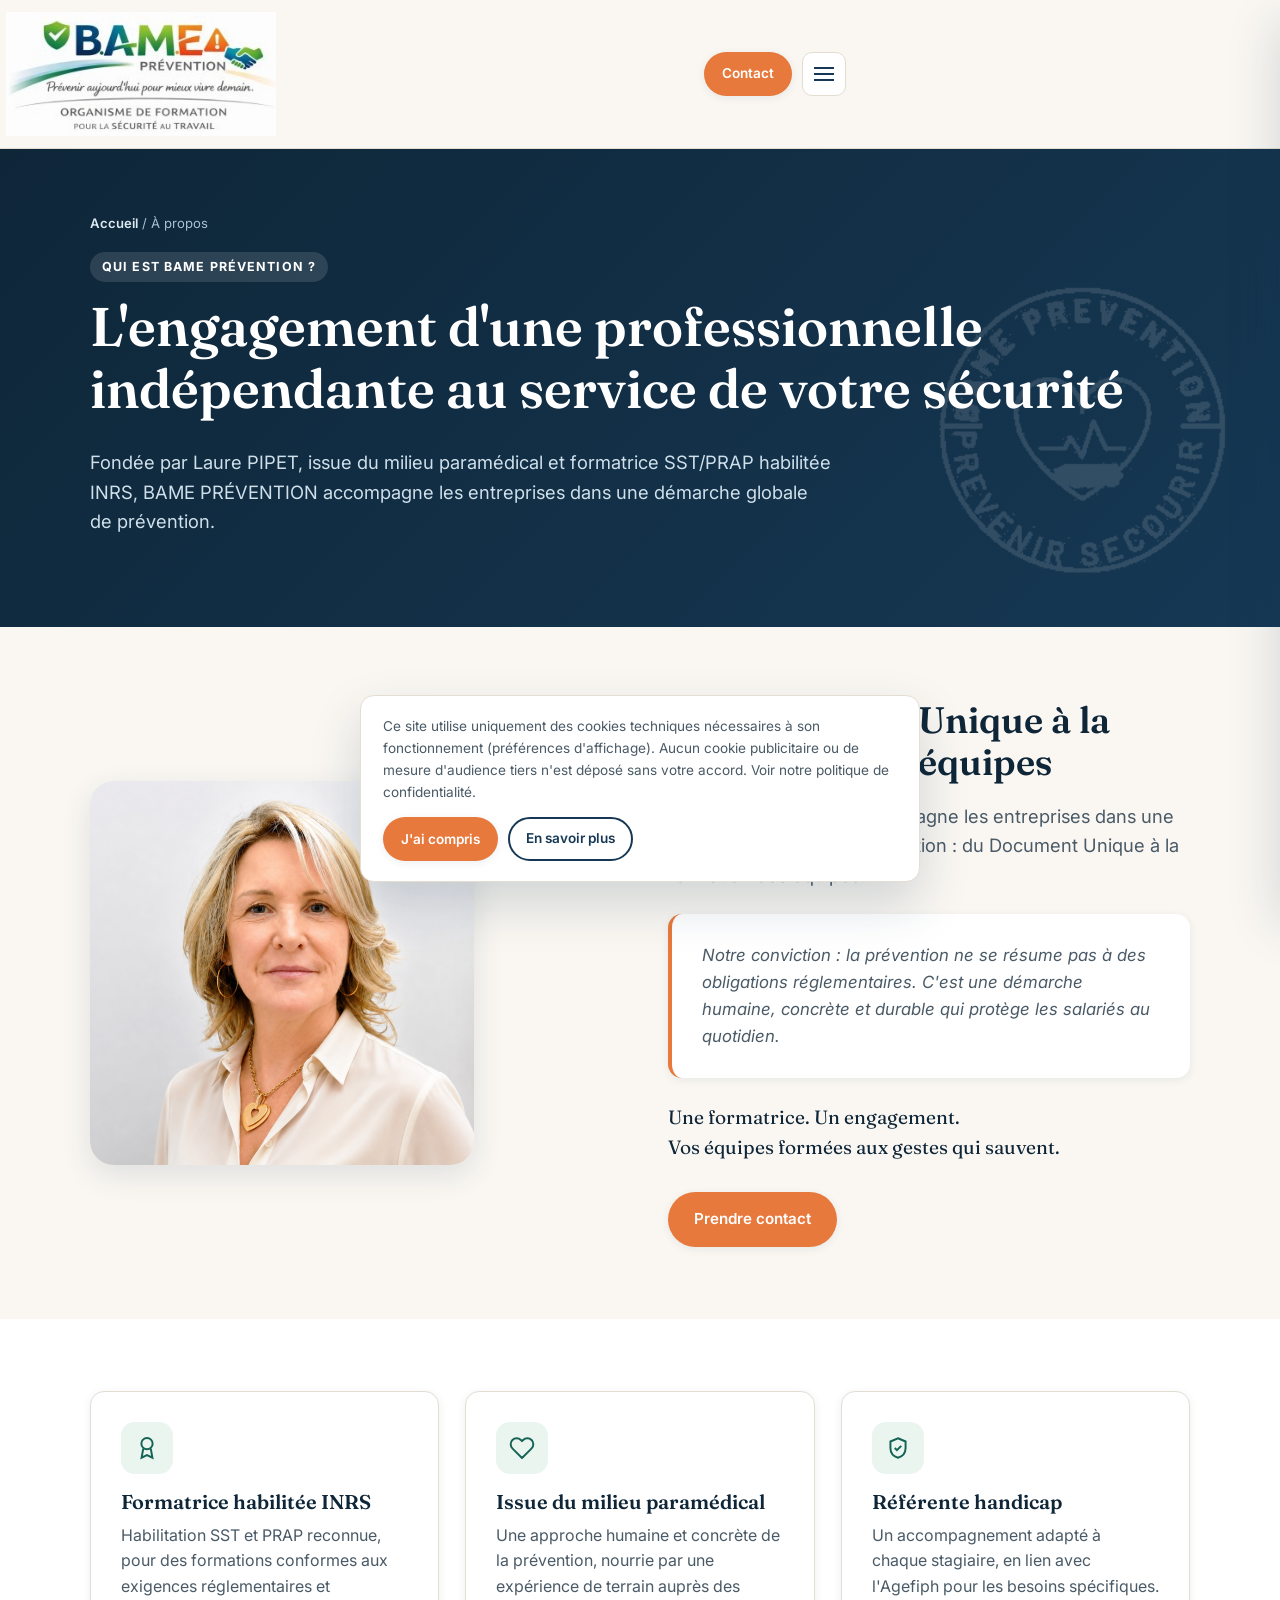
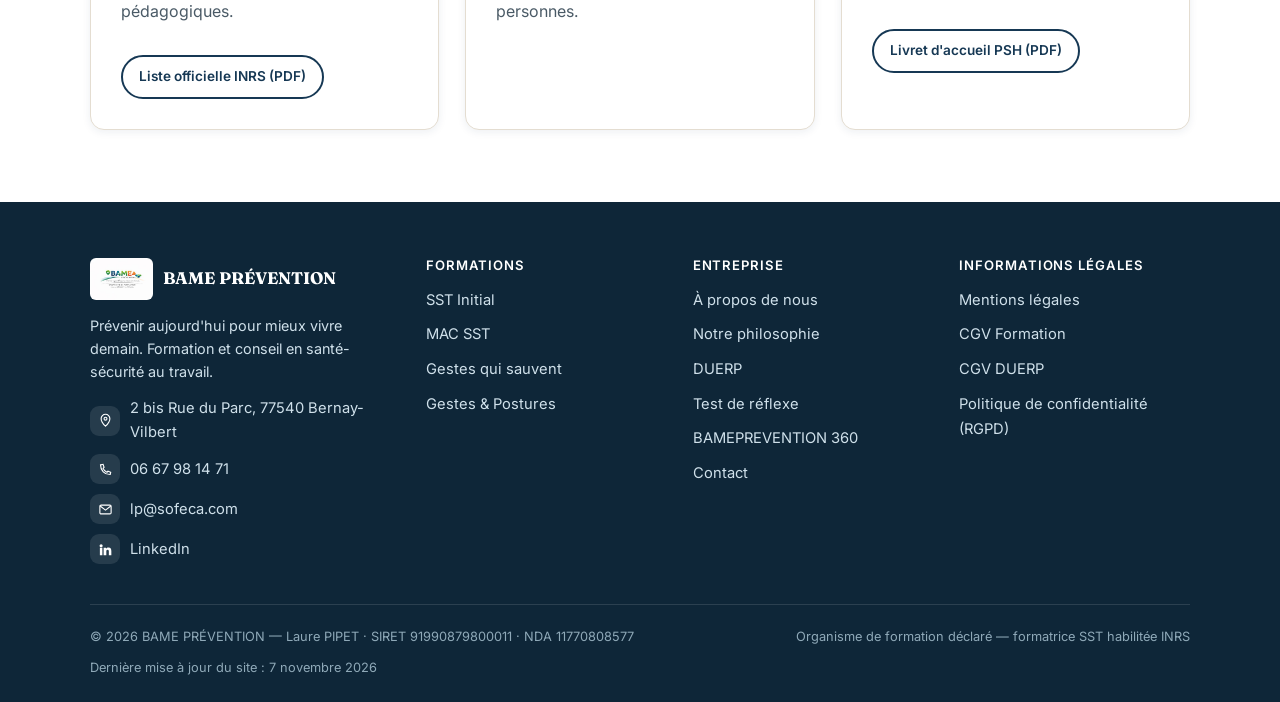
<file: a-propos.html>
<!doctype html>
<html lang="fr">
<head>
<meta charset="utf-8">
<meta name="viewport" content="width=device-width, initial-scale=1">
<title>À propos — BAME PRÉVENTION</title>
<meta name="description" content="Laure PIPET, formatrice SST/PRAP habilitée INRS, fondatrice de BAME PRÉVENTION. Une démarche de prévention humaine, concrète et durable.">
<link rel="canonical" href="https://www.bameprevention.fr/a-propos.html">
<link rel="icon" href="/assets/images/logo-bame.jpg">
<meta property="og:title" content="À propos — BAME PRÉVENTION">
<meta property="og:description" content="Laure PIPET, formatrice SST/PRAP habilitée INRS, fondatrice de BAME PRÉVENTION. Une démarche de prévention humaine, concrète et durable.">
<meta property="og:type" content="website">
<meta property="og:locale" content="fr_FR">
<meta property="og:url" content="https://www.bameprevention.fr/a-propos.html">
<meta property="og:image" content="https://www.bameprevention.fr/assets/images/logo-bame.jpg">
<meta name="twitter:card" content="summary">
<meta name="twitter:title" content="À propos — BAME PRÉVENTION">
<meta name="twitter:description" content="Laure PIPET, formatrice SST/PRAP habilitée INRS, fondatrice de BAME PRÉVENTION. Une démarche de prévention humaine, concrète et durable.">
<meta name="twitter:image" content="https://www.bameprevention.fr/assets/images/logo-bame.jpg">
<link rel="preconnect" href="https://fonts.googleapis.com">
<link rel="preconnect" href="https://fonts.gstatic.com" crossorigin>
<link href="https://fonts.googleapis.com/css2?family=Fraunces:wght@500;600;700&family=Inter:wght@400;500;600;700;800&display=swap" rel="stylesheet">
<link rel="stylesheet" href="/assets/css/style.css">
</head>
<body>
<a class="skip-link" href="#main">Aller au contenu</a>
<header class="site-header">
  <div class="container">
    <a class="brand" href="/index.html">
      <img class="brand-logo" src="/assets/images/logo-bame-cropped.jpg" alt="BAME PRÉVENTION">
    </a>
    <nav class="main-nav" aria-label="Navigation principale">
      <a href="/index.html">Accueil</a>
        <div class="nav-dropdown"><button type="button" aria-haspopup="true">Formations <svg width="12" height="8" viewBox="0 0 12 8" fill="none" aria-hidden="true"><path d="M1 1.5L6 6.5L11 1.5" stroke="currentColor" stroke-width="1.6" stroke-linecap="round" stroke-linejoin="round"/></svg></button><div class="nav-dropdown-panel"><a href="/sst.html">SST Initial</a><a href="/mac-sst.html">MAC SST</a><a href="/secours.html">Gestes qui sauvent</a><a href="/gestes-et-postures.html">Gestes &amp; Postures</a></div></div>
        <a href="/duerp.html">DUERP</a>
        <a href="/test-reflexe.html">Test de réflexe</a>
        <a href="/prevention-360.html">Prévention 360</a>
        <a href="/a-propos.html" aria-current="page">À propos</a>
        <a href="/philosophie.html">Notre philosophie</a>
    </nav>
    <div class="header-cta">
      <a class="btn btn-primary btn-sm" href="/contact.html"><span class="btn-label-full">Nous contacter</span><span class="btn-label-short">Contact</span></a>
      <button class="nav-toggle" aria-label="Ouvrir le menu" aria-expanded="false">
        <span></span>
      </button>
    </div>
    <div class="header-qualiopi">
      <a href="/assets/documents/Certificat_Qualiopi_884511.pdf" target="_blank" rel="noopener"><img class="brand-qualiopi" src="/assets/images/logo-qualiopi.jpg" alt="Qualiopi — processus certifié"></a>
    </div>
  </div>
</header>
<div class="nav-scrim"></div>
<main id="main">

<section class="page-hero">
<img class="hero-watermark" src="/assets/images/watermark-seal.png" alt="" aria-hidden="true">
  <div class="container">
    <div class="breadcrumb"><a href="/index.html">Accueil</a> / À propos</div>
    <span class="eyebrow" style="background:rgba(255,255,255,.12);color:#fff;">Qui est BAME PRÉVENTION ?</span>
    <h1>L'engagement d'une professionnelle indépendante au service de votre sécurité</h1>
    <p class="lede">Fondée par Laure PIPET, issue du milieu paramédical et formatrice SST/PRAP habilitée INRS, BAME PRÉVENTION accompagne les entreprises dans une démarche globale de prévention.</p>
  </div>
</section>

<section class="section">
  <div class="container">
    <div class="grid grid-2" style="align-items:center;gap:56px;">
      <img src="/assets/images/laure-pipet.jpg" alt="Laure Pipet" style="border-radius:var(--radius-lg);box-shadow:var(--shadow-md);">
      <div>
        <h2>Du Document Unique à la formation des équipes</h2>
        <p class="lede">BAME PRÉVENTION accompagne les entreprises dans une démarche globale de prévention : du Document Unique à la formation des équipes.</p>
        <div class="quote-block" style="margin-top:24px;">
          Notre conviction : la prévention ne se résume pas à des obligations réglementaires. C'est une démarche humaine, concrète et durable qui protège les salariés au quotidien.
        </div>
        <p style="margin-top:24px;font-family:var(--font-head);font-size:1.2rem;color:var(--navy-dark);">Une formatrice. Un engagement.<br>Vos équipes formées aux gestes qui sauvent.</p>
        <a class="btn btn-primary" style="margin-top:10px;" href="/contact.html">Prendre contact</a>
      </div>
    </div>
  </div>
</section>

<section class="section section--alt">
  <div class="container">
    <div class="grid grid-3">
      <div class="card">
        <div class="icon"><svg viewBox="0 0 24 24" fill="none" stroke="currentColor" stroke-width="1.8"><circle cx="12" cy="8" r="5.2"/><path d="M8.5 12.7L7 21l5-2.4L17 21l-1.5-8.3"/></svg></div>
        <h3>Formatrice habilitée INRS</h3>
        <p class="muted">Habilitation SST et PRAP reconnue, pour des formations conformes aux exigences réglementaires et pédagogiques.</p>
        <a class="btn btn-outline btn-sm" style="margin-top:14px;" href="/assets/documents/Liste_INRS_Organismes_Habilites_SST.pdf#page=123" target="_blank" rel="noopener">Liste officielle INRS (PDF)</a>
      </div>
      <div class="card">
        <div class="icon"><svg viewBox="0 0 24 24" fill="none" stroke="currentColor" stroke-width="1.8" stroke-linecap="round" stroke-linejoin="round"><path d="M20.84 4.61a5.5 5.5 0 0 0-7.78 0L12 5.67l-1.06-1.06a5.5 5.5 0 0 0-7.78 7.78l1.06 1.06L12 21.23l7.78-7.78 1.06-1.06a5.5 5.5 0 0 0 0-7.78z"/></svg></div>
        <h3>Issue du milieu paramédical</h3>
        <p class="muted">Une approche humaine et concrète de la prévention, nourrie par une expérience de terrain auprès des personnes.</p>
      </div>
      <div class="card">
        <div class="icon"><svg viewBox="0 0 24 24" fill="none" stroke="currentColor" stroke-width="1.8"><path d="M12 3l7 3v6c0 4.5-3 7.8-7 9-4-1.2-7-4.5-7-9V6l7-3z"/><path d="M9 12l2 2 4-4"/></svg></div>
        <h3>Référente handicap</h3>
        <p class="muted">Un accompagnement adapté à chaque stagiaire, en lien avec l'Agefiph pour les besoins spécifiques.</p>
        <a class="btn btn-outline btn-sm" style="margin-top:14px;" href="/assets/documents/Livret_Accueil_PSH.pdf" target="_blank" rel="noopener">Livret d'accueil PSH (PDF)</a>
      </div>
    </div>
  </div>
</section>

</main>
<footer class="site-footer">
  <div class="container">
    <div class="footer-grid">
      <div>
        <div class="footer-brand">
          <img src="/assets/images/logo-bame.jpg" alt="BAME PRÉVENTION">
          <span>BAME PRÉVENTION</span>
        </div>
        <p class="muted" style="color:#cfe0ea;font-size:.9rem;max-width:30ch;">Prévenir aujourd'hui pour mieux vivre demain. Formation et conseil en santé-sécurité au travail.</p>
        <div class="footer-contact">
          <div class="row"><div class="icon"><svg viewBox="0 0 24 24" fill="none" stroke="currentColor" stroke-width="1.8"><path d="M12 21s7-6.5 7-12a7 7 0 10-14 0c0 5.5 7 12 7 12z"/><circle cx="12" cy="9" r="2.3"/></svg></div><span>2 bis Rue du Parc, 77540 Bernay-Vilbert</span></div>
          <div class="row"><div class="icon"><svg viewBox="0 0 24 24" fill="none" stroke="currentColor" stroke-width="1.8"><path d="M4 4.5c0 9.1 6.4 15.5 15.5 15.5l.8-3.6-4.4-1.6-1.6 1.6a12 12 0 01-6.2-6.2l1.6-1.6L8.1 3.7 4.5 4.5z"/></svg></div><a href="tel:+33667981471">06 67 98 14 71</a></div>
          <div class="row"><div class="icon"><svg viewBox="0 0 24 24" fill="none" stroke="currentColor" stroke-width="1.8"><rect x="3" y="5" width="18" height="14" rx="2"/><path d="M3.5 6.5L12 13l8.5-6.5"/></svg></div><a href="mailto:lp@sofeca.com">lp@sofeca.com</a></div>
          <div class="row"><div class="icon"><svg viewBox="0 0 24 24" fill="currentColor"><path d="M4.98 3.5a2.5 2.5 0 1 1 0 5 2.5 2.5 0 0 1 0-5zM3 9h4v12H3zM9 9h3.8v1.7h.05c.53-1 1.82-2.05 3.75-2.05 4 0 4.75 2.6 4.75 6v6.35h-4v-5.63c0-1.34-.02-3.06-1.87-3.06-1.87 0-2.16 1.46-2.16 2.96V21H9z"/></svg></div><a href="https://www.linkedin.com/in/laure-le-solliec-pipet-certifi%C3%A9-qualiopi-pour-action-de-formation-81a190244/" target="_blank" rel="noopener">LinkedIn</a></div>
        </div>
      </div>
      <div>
        <h4>Formations</h4>
        <ul>
          <li><a href="/sst.html">SST Initial</a></li>
          <li><a href="/mac-sst.html">MAC SST</a></li>
          <li><a href="/secours.html">Gestes qui sauvent</a></li>
          <li><a href="/gestes-et-postures.html">Gestes &amp; Postures</a></li>
        </ul>
      </div>
      <div>
        <h4>Entreprise</h4>
        <ul>
          <li><a href="/a-propos.html">À propos de nous</a></li>
          <li><a href="/philosophie.html">Notre philosophie</a></li>
          <li><a href="/duerp.html">DUERP</a></li>
          <li><a href="/test-reflexe.html">Test de réflexe</a></li>
          <li><a href="/prevention-360.html">BAMEPREVENTION 360</a></li>
          <li><a href="/contact.html">Contact</a></li>
        </ul>
      </div>
      <div>
        <h4>Informations légales</h4>
        <ul>
          <li><a href="/mentions-legales.html">Mentions légales</a></li>
          <li><a href="/cgv-formation.html">CGV Formation</a></li>
          <li><a href="/cgv-duerp.html">CGV DUERP</a></li>
          <li><a href="/rgpd.html">Politique de confidentialité (RGPD)</a></li>
        </ul>
      </div>
    </div>
    <div class="footer-bottom">
      <span>&copy; <span data-current-year>2026</span> BAME PRÉVENTION — Laure PIPET · SIRET 91990879800011 · NDA 11770808577</span>
      <span>Organisme de formation déclaré — formatrice SST habilitée INRS</span>
      <span>Dernière mise à jour du site : 7 novembre 2026</span>
    </div>
  </div>
</footer>
<div class="cookie-banner" role="dialog" aria-label="Gestion des cookies">
  <p>Ce site utilise uniquement des cookies techniques nécessaires à son fonctionnement (préférences d'affichage). Aucun cookie publicitaire ou de mesure d'audience tiers n'est déposé sans votre accord. Voir notre <a href="/rgpd.html">politique de confidentialité</a>.</p>
  <div class="actions">
    <button class="btn btn-primary btn-sm" data-cookie-choice="accepted">J'ai compris</button>
    <a class="btn btn-outline btn-sm" href="/rgpd.html">En savoir plus</a>
  </div>
</div>
<script src="/assets/js/main.js"></script>
</body>
</html>
</file>
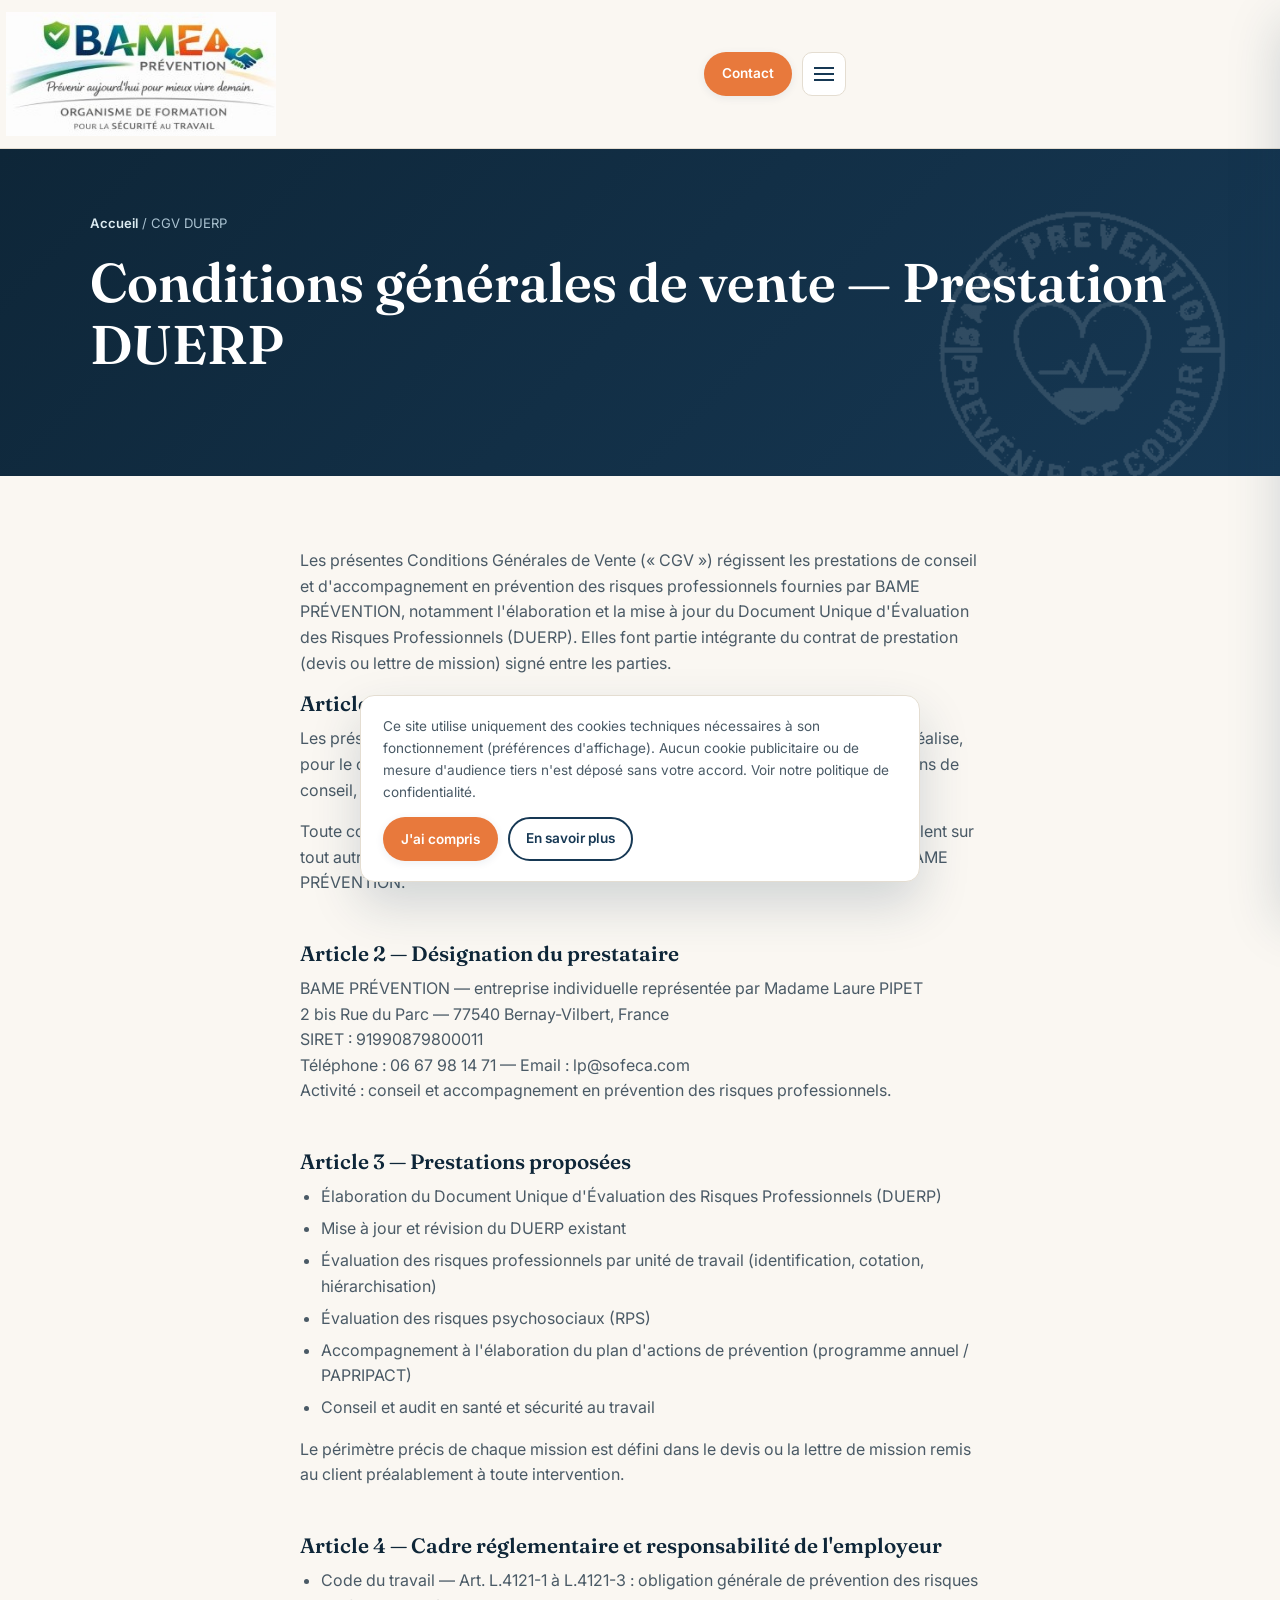
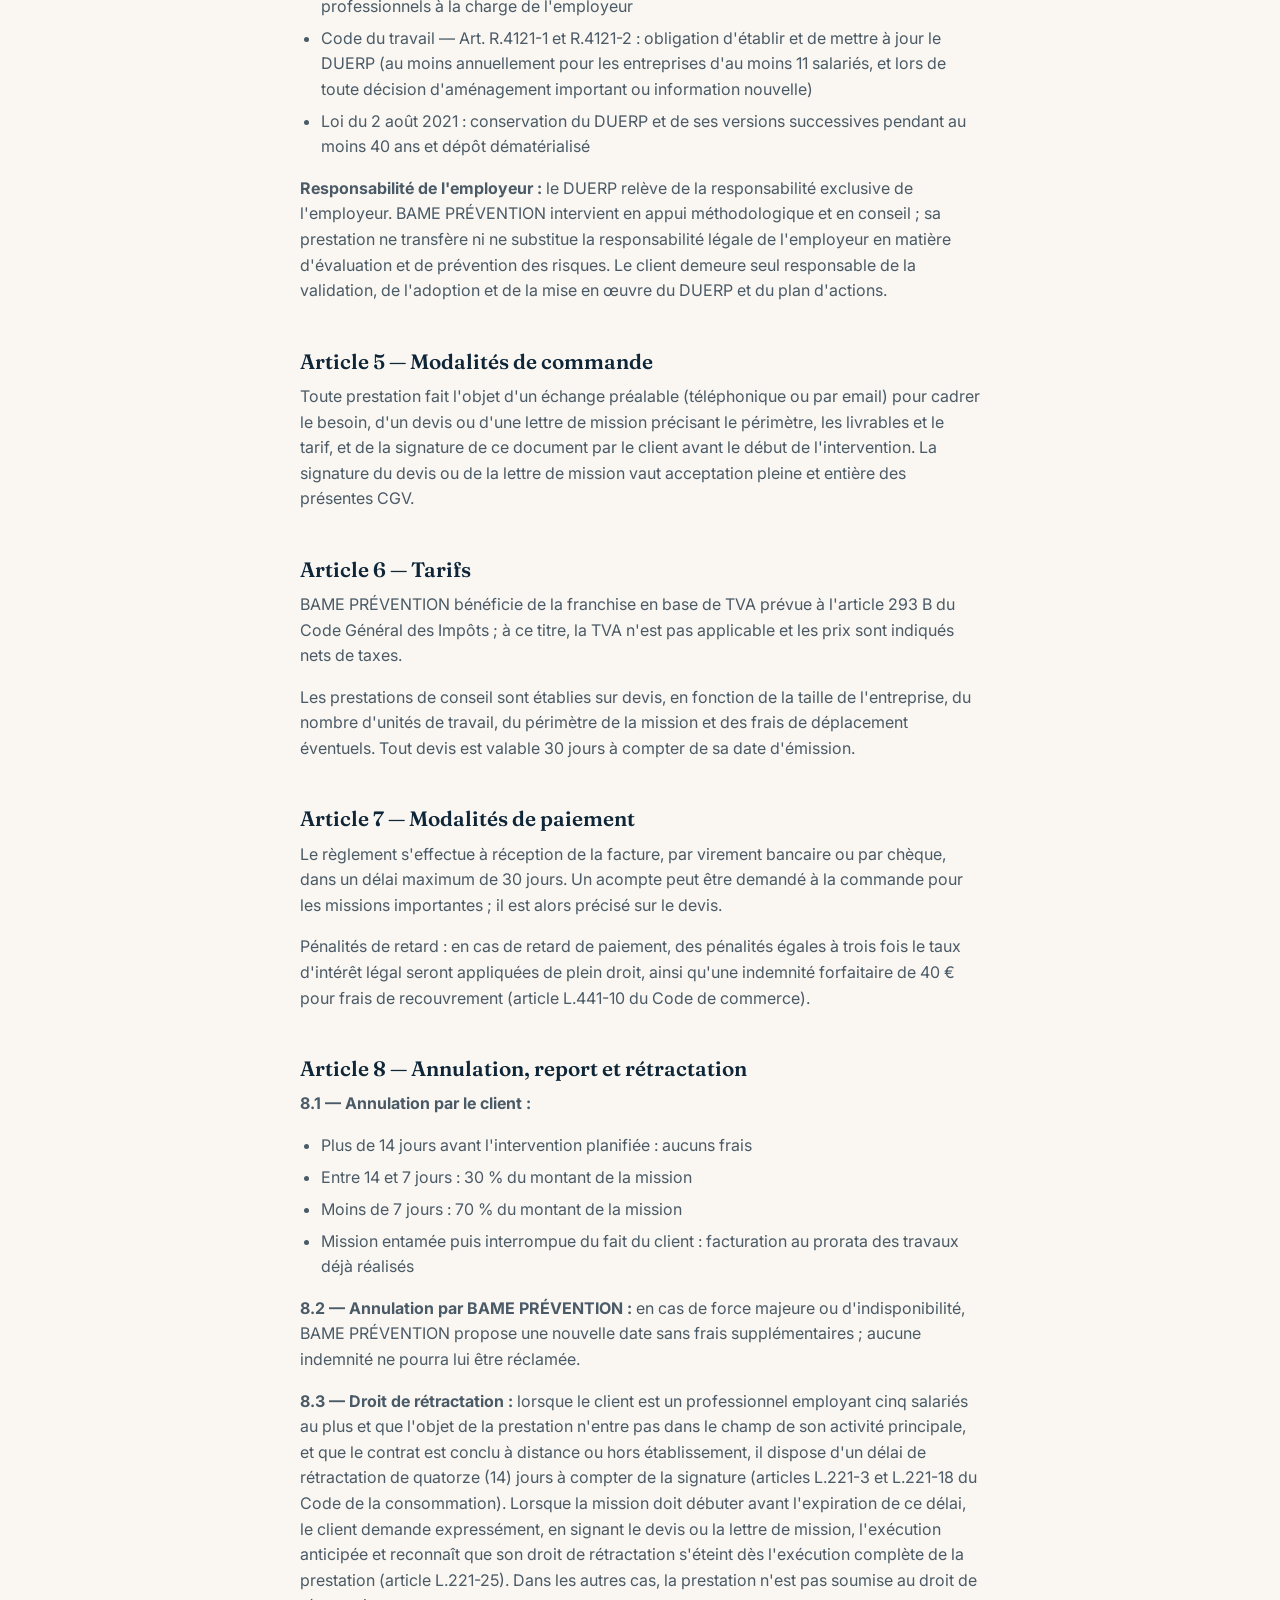
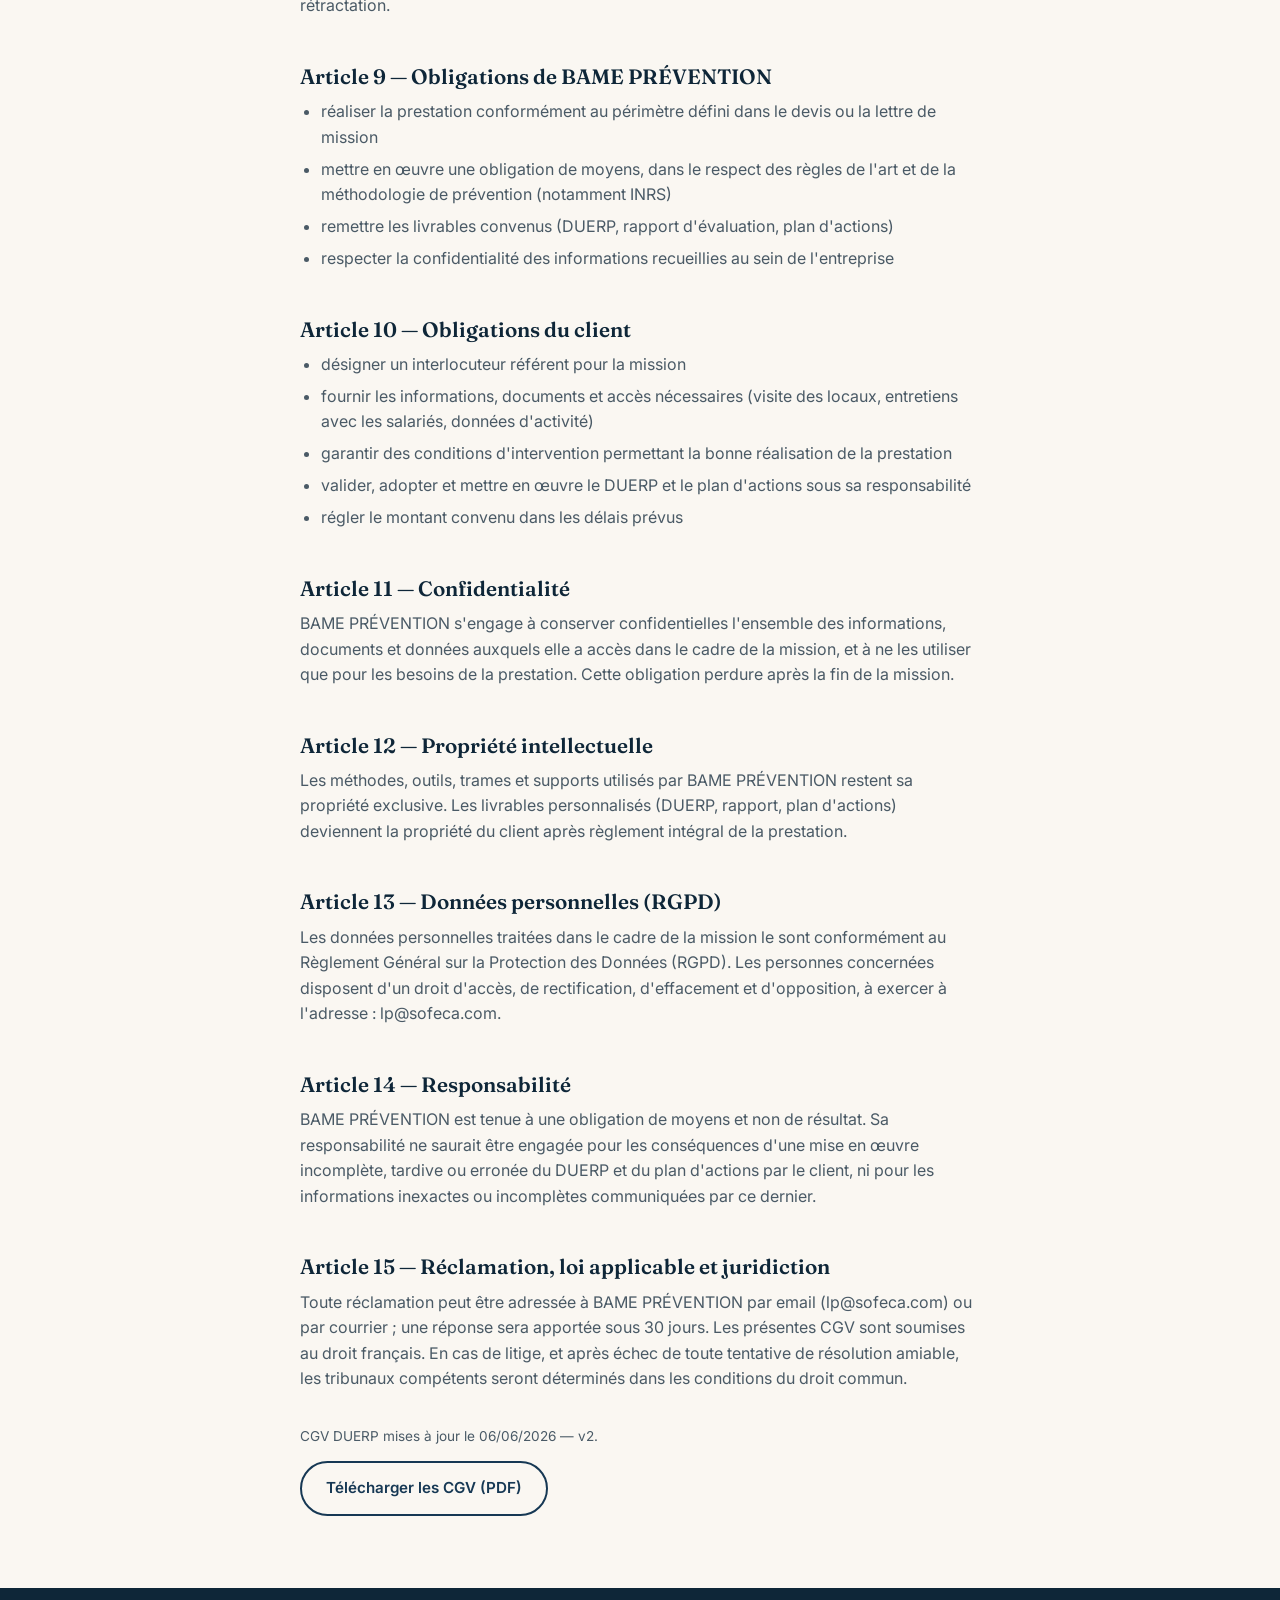
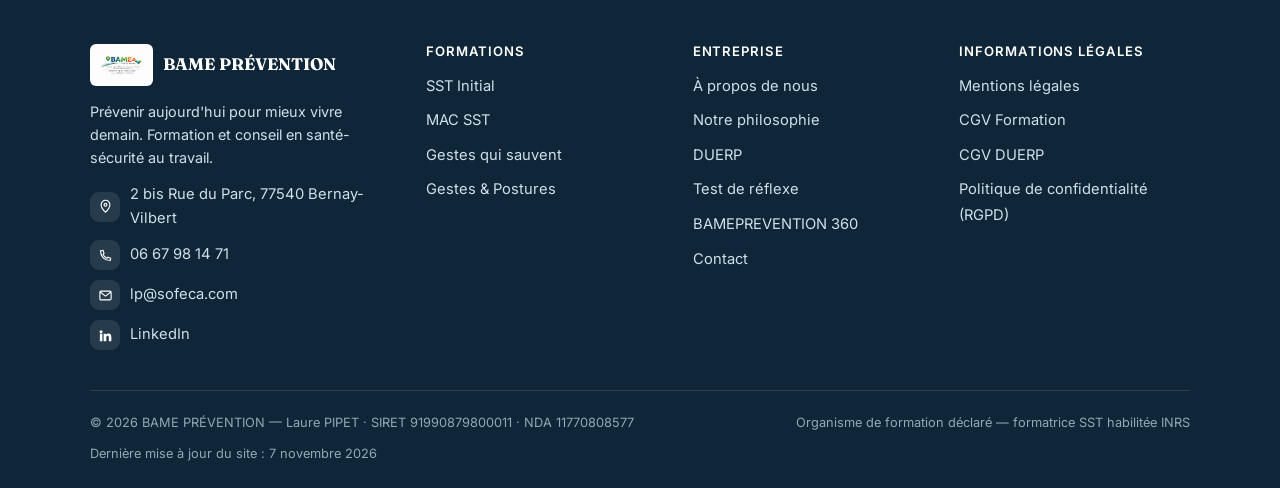
<file: cgv-duerp.html>
<!doctype html>
<html lang="fr">
<head>
<meta charset="utf-8">
<meta name="viewport" content="width=device-width, initial-scale=1">
<title>CGV DUERP — BAME PRÉVENTION</title>
<meta name="description" content="Conditions générales de vente de la prestation de conseil et d'accompagnement DUERP BAME PRÉVENTION.">
<link rel="canonical" href="https://www.bameprevention.fr/cgv-duerp.html">
<link rel="icon" href="/assets/images/logo-bame.jpg">
<meta property="og:title" content="CGV DUERP — BAME PRÉVENTION">
<meta property="og:description" content="Conditions générales de vente de la prestation de conseil et d'accompagnement DUERP BAME PRÉVENTION.">
<meta property="og:type" content="website">
<meta property="og:locale" content="fr_FR">
<meta property="og:url" content="https://www.bameprevention.fr/cgv-duerp.html">
<meta property="og:image" content="https://www.bameprevention.fr/assets/images/logo-bame.jpg">
<meta name="twitter:card" content="summary">
<meta name="twitter:title" content="CGV DUERP — BAME PRÉVENTION">
<meta name="twitter:description" content="Conditions générales de vente de la prestation de conseil et d'accompagnement DUERP BAME PRÉVENTION.">
<meta name="twitter:image" content="https://www.bameprevention.fr/assets/images/logo-bame.jpg">
<link rel="preconnect" href="https://fonts.googleapis.com">
<link rel="preconnect" href="https://fonts.gstatic.com" crossorigin>
<link href="https://fonts.googleapis.com/css2?family=Fraunces:wght@500;600;700&family=Inter:wght@400;500;600;700;800&display=swap" rel="stylesheet">
<link rel="stylesheet" href="/assets/css/style.css">
</head>
<body>
<a class="skip-link" href="#main">Aller au contenu</a>
<header class="site-header">
  <div class="container">
    <a class="brand" href="/index.html">
      <img class="brand-logo" src="/assets/images/logo-bame-cropped.jpg" alt="BAME PRÉVENTION">
    </a>
    <nav class="main-nav" aria-label="Navigation principale">
      <a href="/index.html">Accueil</a>
        <div class="nav-dropdown"><button type="button" aria-haspopup="true">Formations <svg width="12" height="8" viewBox="0 0 12 8" fill="none" aria-hidden="true"><path d="M1 1.5L6 6.5L11 1.5" stroke="currentColor" stroke-width="1.6" stroke-linecap="round" stroke-linejoin="round"/></svg></button><div class="nav-dropdown-panel"><a href="/sst.html">SST Initial</a><a href="/mac-sst.html">MAC SST</a><a href="/secours.html">Gestes qui sauvent</a><a href="/gestes-et-postures.html">Gestes &amp; Postures</a></div></div>
        <a href="/duerp.html">DUERP</a>
        <a href="/test-reflexe.html">Test de réflexe</a>
        <a href="/prevention-360.html">Prévention 360</a>
        <a href="/a-propos.html">À propos</a>
        <a href="/philosophie.html">Notre philosophie</a>
    </nav>
    <div class="header-cta">
      <a class="btn btn-primary btn-sm" href="/contact.html"><span class="btn-label-full">Nous contacter</span><span class="btn-label-short">Contact</span></a>
      <button class="nav-toggle" aria-label="Ouvrir le menu" aria-expanded="false">
        <span></span>
      </button>
    </div>
    <div class="header-qualiopi">
      <a href="/assets/documents/Certificat_Qualiopi_884511.pdf" target="_blank" rel="noopener"><img class="brand-qualiopi" src="/assets/images/logo-qualiopi.jpg" alt="Qualiopi — processus certifié"></a>
    </div>
  </div>
</header>
<div class="nav-scrim"></div>
<main id="main">

<section class="page-hero section--tight">
<img class="hero-watermark" src="/assets/images/watermark-seal.png" alt="" aria-hidden="true">
  <div class="container">
    <div class="breadcrumb"><a href="/index.html">Accueil</a> / CGV DUERP</div>
    <h1>Conditions générales de vente — Prestation DUERP</h1>
  </div>
</section>
<section class="section">
  <div class="container legal">
    <p>Les présentes Conditions Générales de Vente (« CGV ») régissent les prestations de conseil et d'accompagnement en prévention des risques professionnels fournies par BAME PRÉVENTION, notamment l'élaboration et la mise à jour du Document Unique d'Évaluation des Risques Professionnels (DUERP). Elles font partie intégrante du contrat de prestation (devis ou lettre de mission) signé entre les parties.</p>

    <h2>Article 1 — Objet</h2>
    <p>Les présentes CGV définissent les conditions dans lesquelles BAME PRÉVENTION réalise, pour le compte de ses clients (entreprises, collectivités, associations), des prestations de conseil, d'audit et d'accompagnement en santé et sécurité au travail.</p>
    <p>Toute commande implique l'acceptation sans réserve des présentes CGV, qui prévalent sur tout autre document, sauf dispositions particulières expressément acceptées par BAME PRÉVENTION.</p>

    <h2>Article 2 — Désignation du prestataire</h2>
    <p>BAME PRÉVENTION — entreprise individuelle représentée par Madame Laure PIPET<br>
    2 bis Rue du Parc — 77540 Bernay-Vilbert, France<br>
    SIRET : 91990879800011<br>
    Téléphone : 06 67 98 14 71 — Email : lp@sofeca.com<br>
    Activité : conseil et accompagnement en prévention des risques professionnels.</p>

    <h2>Article 3 — Prestations proposées</h2>
    <ul>
      <li>Élaboration du Document Unique d'Évaluation des Risques Professionnels (DUERP)</li>
      <li>Mise à jour et révision du DUERP existant</li>
      <li>Évaluation des risques professionnels par unité de travail (identification, cotation, hiérarchisation)</li>
      <li>Évaluation des risques psychosociaux (RPS)</li>
      <li>Accompagnement à l'élaboration du plan d'actions de prévention (programme annuel / PAPRIPACT)</li>
      <li>Conseil et audit en santé et sécurité au travail</li>
    </ul>
    <p>Le périmètre précis de chaque mission est défini dans le devis ou la lettre de mission remis au client préalablement à toute intervention.</p>

    <h2>Article 4 — Cadre réglementaire et responsabilité de l'employeur</h2>
    <ul>
      <li>Code du travail — Art. L.4121-1 à L.4121-3 : obligation générale de prévention des risques professionnels à la charge de l'employeur</li>
      <li>Code du travail — Art. R.4121-1 et R.4121-2 : obligation d'établir et de mettre à jour le DUERP (au moins annuellement pour les entreprises d'au moins 11 salariés, et lors de toute décision d'aménagement important ou information nouvelle)</li>
      <li>Loi du 2 août 2021 : conservation du DUERP et de ses versions successives pendant au moins 40 ans et dépôt dématérialisé</li>
    </ul>
    <p><strong>Responsabilité de l'employeur :</strong> le DUERP relève de la responsabilité exclusive de l'employeur. BAME PRÉVENTION intervient en appui méthodologique et en conseil ; sa prestation ne transfère ni ne substitue la responsabilité légale de l'employeur en matière d'évaluation et de prévention des risques. Le client demeure seul responsable de la validation, de l'adoption et de la mise en œuvre du DUERP et du plan d'actions.</p>

    <h2>Article 5 — Modalités de commande</h2>
    <p>Toute prestation fait l'objet d'un échange préalable (téléphonique ou par email) pour cadrer le besoin, d'un devis ou d'une lettre de mission précisant le périmètre, les livrables et le tarif, et de la signature de ce document par le client avant le début de l'intervention. La signature du devis ou de la lettre de mission vaut acceptation pleine et entière des présentes CGV.</p>

    <h2>Article 6 — Tarifs</h2>
    <p>BAME PRÉVENTION bénéficie de la franchise en base de TVA prévue à l'article 293 B du Code Général des Impôts ; à ce titre, la TVA n'est pas applicable et les prix sont indiqués nets de taxes.</p>
    <p>Les prestations de conseil sont établies sur devis, en fonction de la taille de l'entreprise, du nombre d'unités de travail, du périmètre de la mission et des frais de déplacement éventuels. Tout devis est valable 30 jours à compter de sa date d'émission.</p>

    <h2>Article 7 — Modalités de paiement</h2>
    <p>Le règlement s'effectue à réception de la facture, par virement bancaire ou par chèque, dans un délai maximum de 30 jours. Un acompte peut être demandé à la commande pour les missions importantes ; il est alors précisé sur le devis.</p>
    <p>Pénalités de retard : en cas de retard de paiement, des pénalités égales à trois fois le taux d'intérêt légal seront appliquées de plein droit, ainsi qu'une indemnité forfaitaire de 40 € pour frais de recouvrement (article L.441-10 du Code de commerce).</p>

    <h2>Article 8 — Annulation, report et rétractation</h2>
    <p><strong>8.1 — Annulation par le client :</strong></p>
    <ul>
      <li>Plus de 14 jours avant l'intervention planifiée : aucuns frais</li>
      <li>Entre 14 et 7 jours : 30 % du montant de la mission</li>
      <li>Moins de 7 jours : 70 % du montant de la mission</li>
      <li>Mission entamée puis interrompue du fait du client : facturation au prorata des travaux déjà réalisés</li>
    </ul>
    <p><strong>8.2 — Annulation par BAME PRÉVENTION :</strong> en cas de force majeure ou d'indisponibilité, BAME PRÉVENTION propose une nouvelle date sans frais supplémentaires ; aucune indemnité ne pourra lui être réclamée.</p>
    <p><strong>8.3 — Droit de rétractation :</strong> lorsque le client est un professionnel employant cinq salariés au plus et que l'objet de la prestation n'entre pas dans le champ de son activité principale, et que le contrat est conclu à distance ou hors établissement, il dispose d'un délai de rétractation de quatorze (14) jours à compter de la signature (articles L.221-3 et L.221-18 du Code de la consommation). Lorsque la mission doit débuter avant l'expiration de ce délai, le client demande expressément, en signant le devis ou la lettre de mission, l'exécution anticipée et reconnaît que son droit de rétractation s'éteint dès l'exécution complète de la prestation (article L.221-25). Dans les autres cas, la prestation n'est pas soumise au droit de rétractation.</p>

    <h2>Article 9 — Obligations de BAME PRÉVENTION</h2>
    <ul>
      <li>réaliser la prestation conformément au périmètre défini dans le devis ou la lettre de mission</li>
      <li>mettre en œuvre une obligation de moyens, dans le respect des règles de l'art et de la méthodologie de prévention (notamment INRS)</li>
      <li>remettre les livrables convenus (DUERP, rapport d'évaluation, plan d'actions)</li>
      <li>respecter la confidentialité des informations recueillies au sein de l'entreprise</li>
    </ul>

    <h2>Article 10 — Obligations du client</h2>
    <ul>
      <li>désigner un interlocuteur référent pour la mission</li>
      <li>fournir les informations, documents et accès nécessaires (visite des locaux, entretiens avec les salariés, données d'activité)</li>
      <li>garantir des conditions d'intervention permettant la bonne réalisation de la prestation</li>
      <li>valider, adopter et mettre en œuvre le DUERP et le plan d'actions sous sa responsabilité</li>
      <li>régler le montant convenu dans les délais prévus</li>
    </ul>

    <h2>Article 11 — Confidentialité</h2>
    <p>BAME PRÉVENTION s'engage à conserver confidentielles l'ensemble des informations, documents et données auxquels elle a accès dans le cadre de la mission, et à ne les utiliser que pour les besoins de la prestation. Cette obligation perdure après la fin de la mission.</p>

    <h2>Article 12 — Propriété intellectuelle</h2>
    <p>Les méthodes, outils, trames et supports utilisés par BAME PRÉVENTION restent sa propriété exclusive. Les livrables personnalisés (DUERP, rapport, plan d'actions) deviennent la propriété du client après règlement intégral de la prestation.</p>

    <h2>Article 13 — Données personnelles (RGPD)</h2>
    <p>Les données personnelles traitées dans le cadre de la mission le sont conformément au Règlement Général sur la Protection des Données (RGPD). Les personnes concernées disposent d'un droit d'accès, de rectification, d'effacement et d'opposition, à exercer à l'adresse : lp@sofeca.com.</p>

    <h2>Article 14 — Responsabilité</h2>
    <p>BAME PRÉVENTION est tenue à une obligation de moyens et non de résultat. Sa responsabilité ne saurait être engagée pour les conséquences d'une mise en œuvre incomplète, tardive ou erronée du DUERP et du plan d'actions par le client, ni pour les informations inexactes ou incomplètes communiquées par ce dernier.</p>

    <h2>Article 15 — Réclamation, loi applicable et juridiction</h2>
    <p>Toute réclamation peut être adressée à BAME PRÉVENTION par email (lp@sofeca.com) ou par courrier ; une réponse sera apportée sous 30 jours. Les présentes CGV sont soumises au droit français. En cas de litige, et après échec de toute tentative de résolution amiable, les tribunaux compétents seront déterminés dans les conditions du droit commun.</p>

    <p class="muted" style="margin-top:2.5em;font-size:.85rem;">CGV DUERP mises à jour le 06/06/2026 — v2.</p>
    <a class="btn btn-outline" href="/assets/documents/CGV_DUERP.pdf" target="_blank" rel="noopener">Télécharger les CGV (PDF)</a>
  </div>
</section>

</main>
<footer class="site-footer">
  <div class="container">
    <div class="footer-grid">
      <div>
        <div class="footer-brand">
          <img src="/assets/images/logo-bame.jpg" alt="BAME PRÉVENTION">
          <span>BAME PRÉVENTION</span>
        </div>
        <p class="muted" style="color:#cfe0ea;font-size:.9rem;max-width:30ch;">Prévenir aujourd'hui pour mieux vivre demain. Formation et conseil en santé-sécurité au travail.</p>
        <div class="footer-contact">
          <div class="row"><div class="icon"><svg viewBox="0 0 24 24" fill="none" stroke="currentColor" stroke-width="1.8"><path d="M12 21s7-6.5 7-12a7 7 0 10-14 0c0 5.5 7 12 7 12z"/><circle cx="12" cy="9" r="2.3"/></svg></div><span>2 bis Rue du Parc, 77540 Bernay-Vilbert</span></div>
          <div class="row"><div class="icon"><svg viewBox="0 0 24 24" fill="none" stroke="currentColor" stroke-width="1.8"><path d="M4 4.5c0 9.1 6.4 15.5 15.5 15.5l.8-3.6-4.4-1.6-1.6 1.6a12 12 0 01-6.2-6.2l1.6-1.6L8.1 3.7 4.5 4.5z"/></svg></div><a href="tel:+33667981471">06 67 98 14 71</a></div>
          <div class="row"><div class="icon"><svg viewBox="0 0 24 24" fill="none" stroke="currentColor" stroke-width="1.8"><rect x="3" y="5" width="18" height="14" rx="2"/><path d="M3.5 6.5L12 13l8.5-6.5"/></svg></div><a href="mailto:lp@sofeca.com">lp@sofeca.com</a></div>
          <div class="row"><div class="icon"><svg viewBox="0 0 24 24" fill="currentColor"><path d="M4.98 3.5a2.5 2.5 0 1 1 0 5 2.5 2.5 0 0 1 0-5zM3 9h4v12H3zM9 9h3.8v1.7h.05c.53-1 1.82-2.05 3.75-2.05 4 0 4.75 2.6 4.75 6v6.35h-4v-5.63c0-1.34-.02-3.06-1.87-3.06-1.87 0-2.16 1.46-2.16 2.96V21H9z"/></svg></div><a href="https://www.linkedin.com/in/laure-le-solliec-pipet-certifi%C3%A9-qualiopi-pour-action-de-formation-81a190244/" target="_blank" rel="noopener">LinkedIn</a></div>
        </div>
      </div>
      <div>
        <h4>Formations</h4>
        <ul>
          <li><a href="/sst.html">SST Initial</a></li>
          <li><a href="/mac-sst.html">MAC SST</a></li>
          <li><a href="/secours.html">Gestes qui sauvent</a></li>
          <li><a href="/gestes-et-postures.html">Gestes &amp; Postures</a></li>
        </ul>
      </div>
      <div>
        <h4>Entreprise</h4>
        <ul>
          <li><a href="/a-propos.html">À propos de nous</a></li>
          <li><a href="/philosophie.html">Notre philosophie</a></li>
          <li><a href="/duerp.html">DUERP</a></li>
          <li><a href="/test-reflexe.html">Test de réflexe</a></li>
          <li><a href="/prevention-360.html">BAMEPREVENTION 360</a></li>
          <li><a href="/contact.html">Contact</a></li>
        </ul>
      </div>
      <div>
        <h4>Informations légales</h4>
        <ul>
          <li><a href="/mentions-legales.html">Mentions légales</a></li>
          <li><a href="/cgv-formation.html">CGV Formation</a></li>
          <li><a href="/cgv-duerp.html">CGV DUERP</a></li>
          <li><a href="/rgpd.html">Politique de confidentialité (RGPD)</a></li>
        </ul>
      </div>
    </div>
    <div class="footer-bottom">
      <span>&copy; <span data-current-year>2026</span> BAME PRÉVENTION — Laure PIPET · SIRET 91990879800011 · NDA 11770808577</span>
      <span>Organisme de formation déclaré — formatrice SST habilitée INRS</span>
      <span>Dernière mise à jour du site : 7 novembre 2026</span>
    </div>
  </div>
</footer>
<div class="cookie-banner" role="dialog" aria-label="Gestion des cookies">
  <p>Ce site utilise uniquement des cookies techniques nécessaires à son fonctionnement (préférences d'affichage). Aucun cookie publicitaire ou de mesure d'audience tiers n'est déposé sans votre accord. Voir notre <a href="/rgpd.html">politique de confidentialité</a>.</p>
  <div class="actions">
    <button class="btn btn-primary btn-sm" data-cookie-choice="accepted">J'ai compris</button>
    <a class="btn btn-outline btn-sm" href="/rgpd.html">En savoir plus</a>
  </div>
</div>
<script src="/assets/js/main.js"></script>
</body>
</html>
</file>
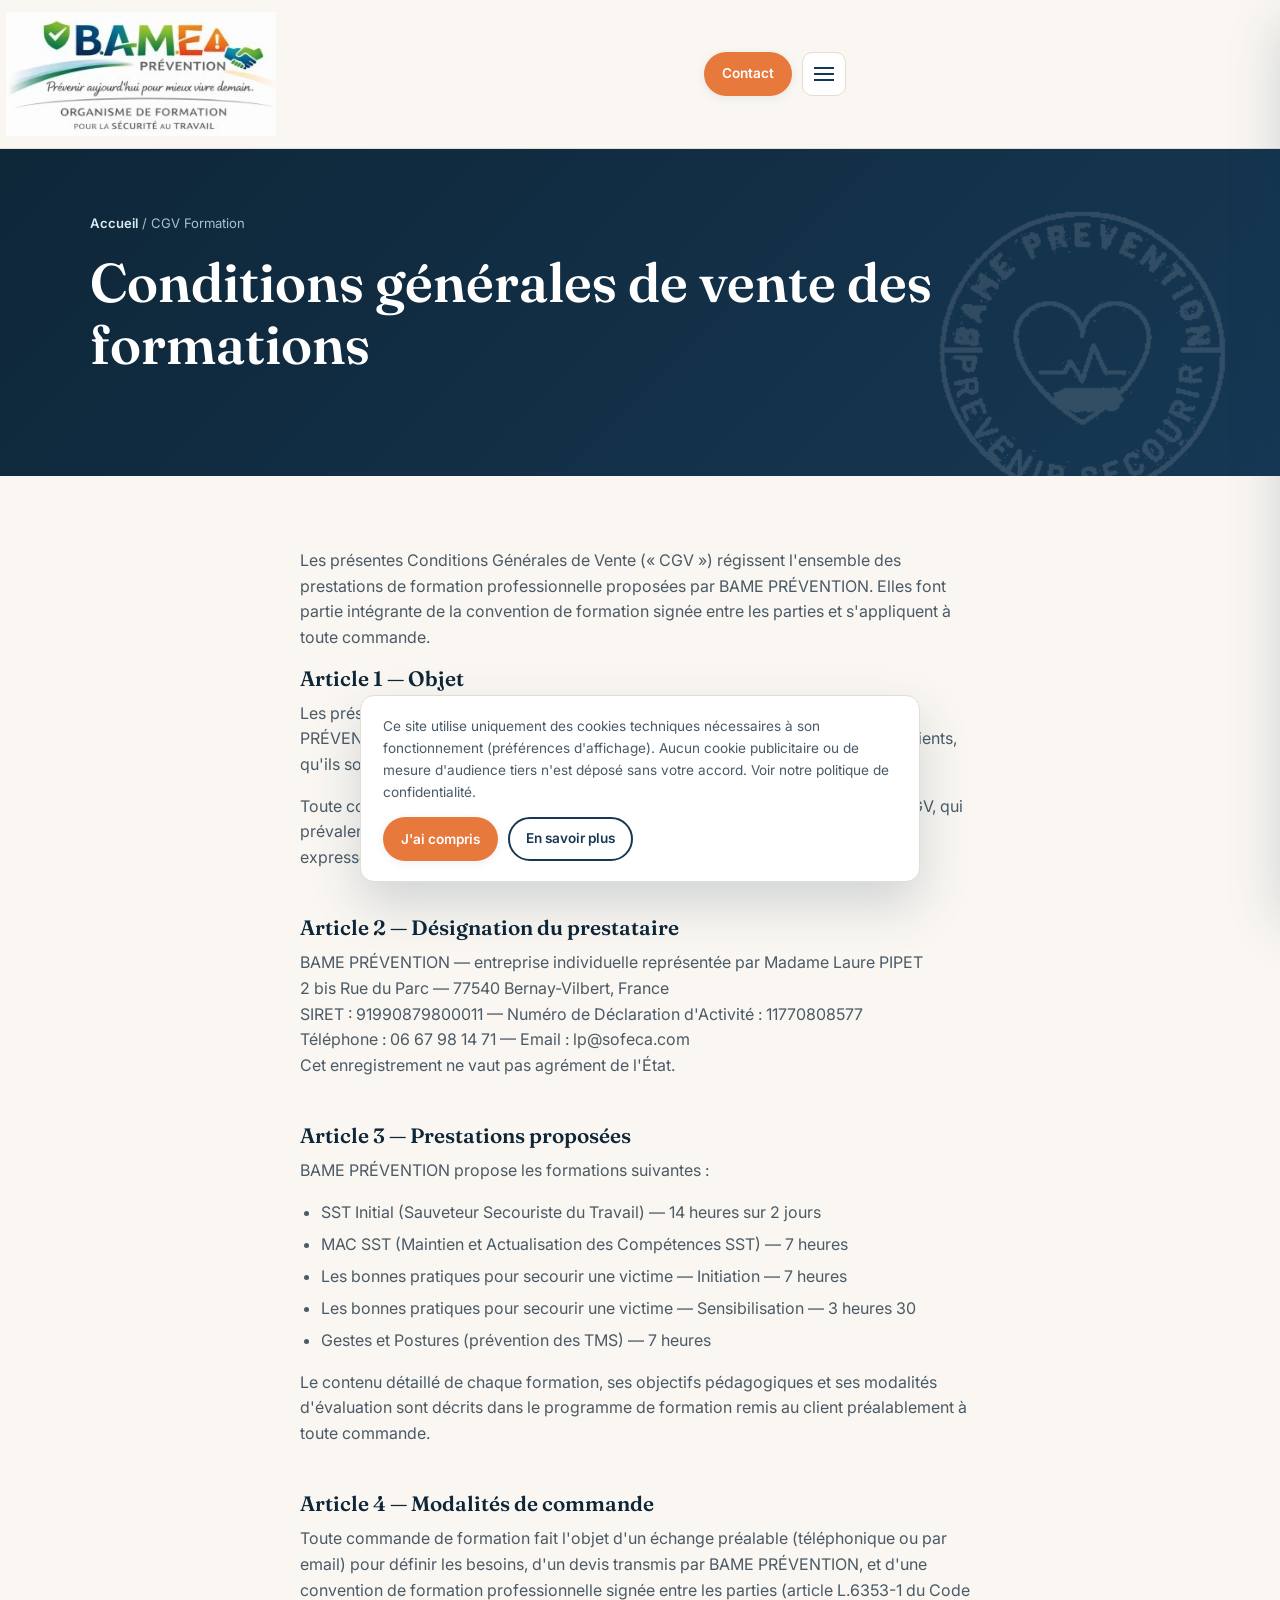
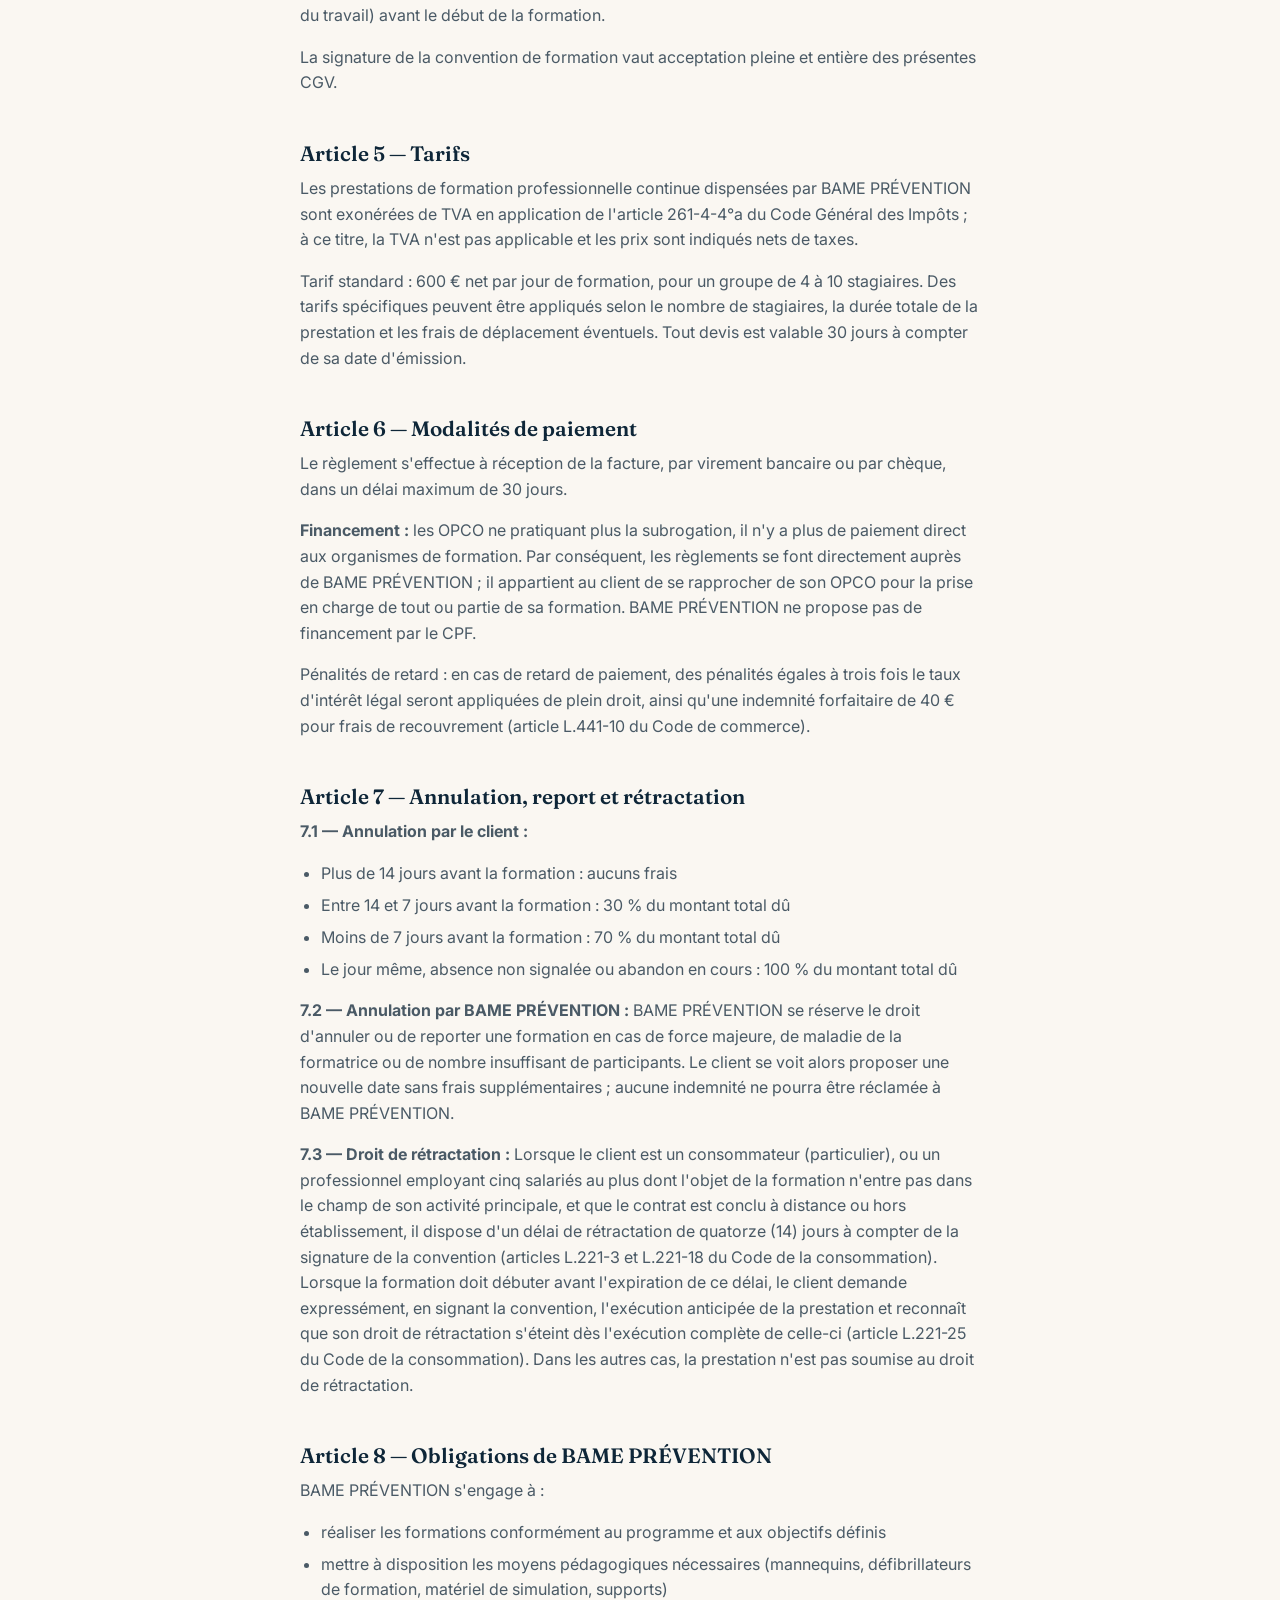
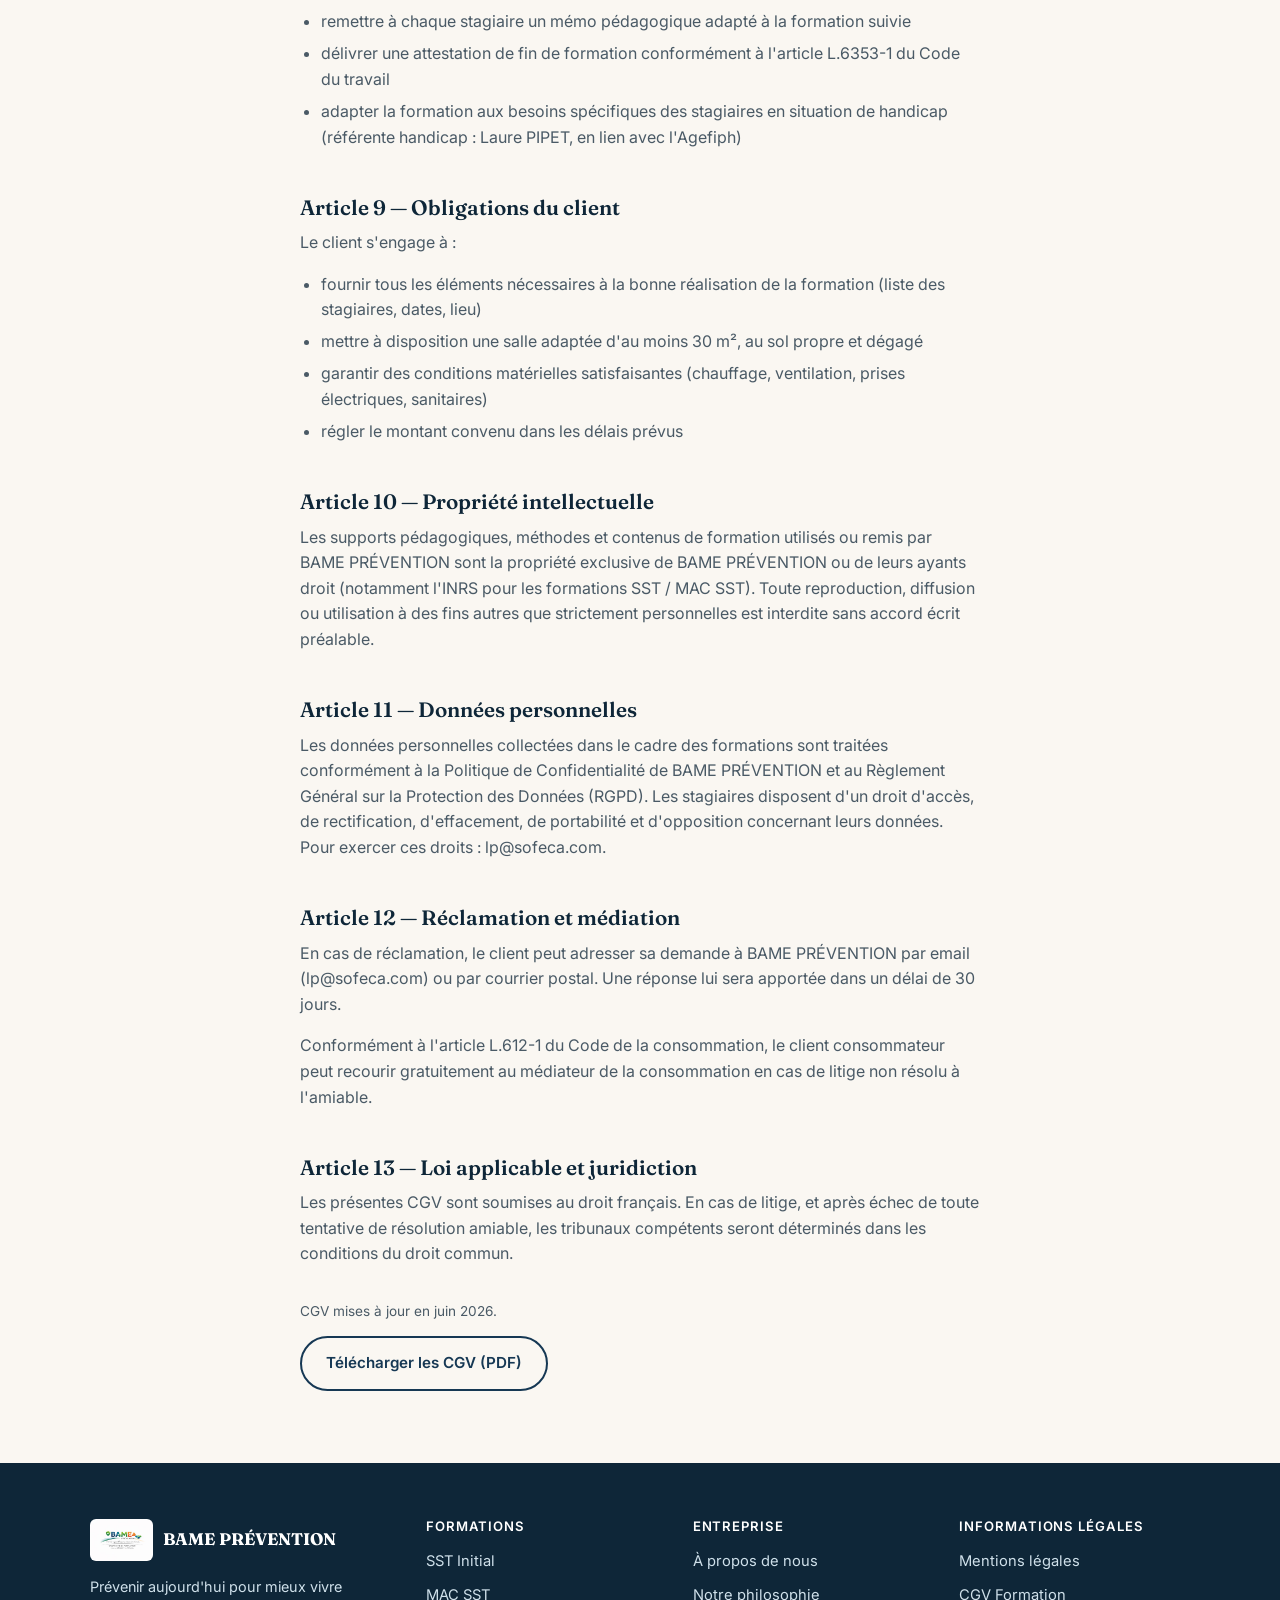
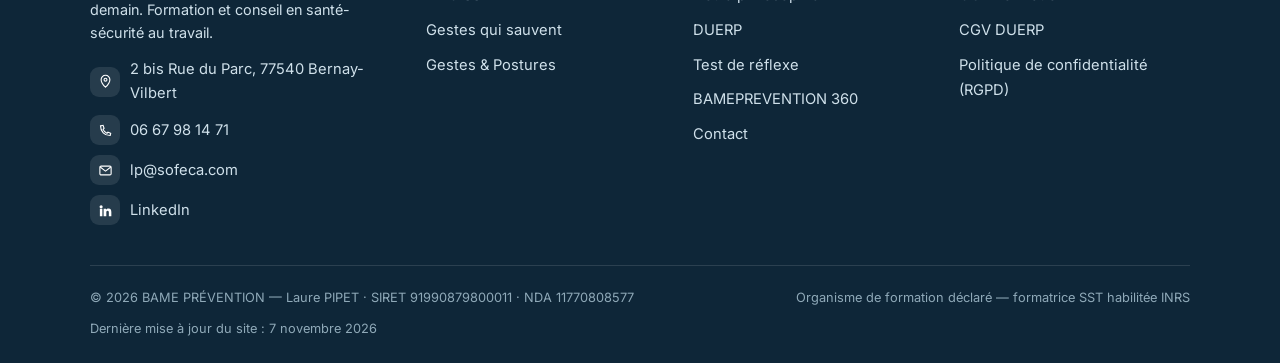
<file: cgv-formation.html>
<!doctype html>
<html lang="fr">
<head>
<meta charset="utf-8">
<meta name="viewport" content="width=device-width, initial-scale=1">
<title>CGV Formation — BAME PRÉVENTION</title>
<meta name="description" content="Conditions générales de vente des prestations de formation professionnelle BAME PRÉVENTION.">
<link rel="canonical" href="https://www.bameprevention.fr/cgv-formation.html">
<link rel="icon" href="/assets/images/logo-bame.jpg">
<meta property="og:title" content="CGV Formation — BAME PRÉVENTION">
<meta property="og:description" content="Conditions générales de vente des prestations de formation professionnelle BAME PRÉVENTION.">
<meta property="og:type" content="website">
<meta property="og:locale" content="fr_FR">
<meta property="og:url" content="https://www.bameprevention.fr/cgv-formation.html">
<meta property="og:image" content="https://www.bameprevention.fr/assets/images/logo-bame.jpg">
<meta name="twitter:card" content="summary">
<meta name="twitter:title" content="CGV Formation — BAME PRÉVENTION">
<meta name="twitter:description" content="Conditions générales de vente des prestations de formation professionnelle BAME PRÉVENTION.">
<meta name="twitter:image" content="https://www.bameprevention.fr/assets/images/logo-bame.jpg">
<link rel="preconnect" href="https://fonts.googleapis.com">
<link rel="preconnect" href="https://fonts.gstatic.com" crossorigin>
<link href="https://fonts.googleapis.com/css2?family=Fraunces:wght@500;600;700&family=Inter:wght@400;500;600;700;800&display=swap" rel="stylesheet">
<link rel="stylesheet" href="/assets/css/style.css">
</head>
<body>
<a class="skip-link" href="#main">Aller au contenu</a>
<header class="site-header">
  <div class="container">
    <a class="brand" href="/index.html">
      <img class="brand-logo" src="/assets/images/logo-bame-cropped.jpg" alt="BAME PRÉVENTION">
    </a>
    <nav class="main-nav" aria-label="Navigation principale">
      <a href="/index.html">Accueil</a>
        <div class="nav-dropdown"><button type="button" aria-haspopup="true">Formations <svg width="12" height="8" viewBox="0 0 12 8" fill="none" aria-hidden="true"><path d="M1 1.5L6 6.5L11 1.5" stroke="currentColor" stroke-width="1.6" stroke-linecap="round" stroke-linejoin="round"/></svg></button><div class="nav-dropdown-panel"><a href="/sst.html">SST Initial</a><a href="/mac-sst.html">MAC SST</a><a href="/secours.html">Gestes qui sauvent</a><a href="/gestes-et-postures.html">Gestes &amp; Postures</a></div></div>
        <a href="/duerp.html">DUERP</a>
        <a href="/test-reflexe.html">Test de réflexe</a>
        <a href="/prevention-360.html">Prévention 360</a>
        <a href="/a-propos.html">À propos</a>
        <a href="/philosophie.html">Notre philosophie</a>
    </nav>
    <div class="header-cta">
      <a class="btn btn-primary btn-sm" href="/contact.html"><span class="btn-label-full">Nous contacter</span><span class="btn-label-short">Contact</span></a>
      <button class="nav-toggle" aria-label="Ouvrir le menu" aria-expanded="false">
        <span></span>
      </button>
    </div>
    <div class="header-qualiopi">
      <a href="/assets/documents/Certificat_Qualiopi_884511.pdf" target="_blank" rel="noopener"><img class="brand-qualiopi" src="/assets/images/logo-qualiopi.jpg" alt="Qualiopi — processus certifié"></a>
    </div>
  </div>
</header>
<div class="nav-scrim"></div>
<main id="main">

<section class="page-hero section--tight">
<img class="hero-watermark" src="/assets/images/watermark-seal.png" alt="" aria-hidden="true">
  <div class="container">
    <div class="breadcrumb"><a href="/index.html">Accueil</a> / CGV Formation</div>
    <h1>Conditions générales de vente des formations</h1>
  </div>
</section>
<section class="section">
  <div class="container legal">
    <p>Les présentes Conditions Générales de Vente (« CGV ») régissent l'ensemble des prestations de formation professionnelle proposées par BAME PRÉVENTION. Elles font partie intégrante de la convention de formation signée entre les parties et s'appliquent à toute commande.</p>

    <h2>Article 1 — Objet</h2>
    <p>Les présentes CGV ont pour objet de définir les conditions dans lesquelles BAME PRÉVENTION fournit des prestations de formation professionnelle continue à ses clients, qu'ils soient entreprises, collectivités, associations ou particuliers.</p>
    <p>Toute commande implique l'acceptation sans réserve par le client des présentes CGV, qui prévalent sur tout autre document, à l'exception des dispositions particulières expressément acceptées par BAME PRÉVENTION.</p>

    <h2>Article 2 — Désignation du prestataire</h2>
    <p>BAME PRÉVENTION — entreprise individuelle représentée par Madame Laure PIPET<br>
    2 bis Rue du Parc — 77540 Bernay-Vilbert, France<br>
    SIRET : 91990879800011 — Numéro de Déclaration d'Activité : 11770808577<br>
    Téléphone : 06 67 98 14 71 — Email : lp@sofeca.com<br>
    Cet enregistrement ne vaut pas agrément de l'État.</p>

    <h2>Article 3 — Prestations proposées</h2>
    <p>BAME PRÉVENTION propose les formations suivantes :</p>
    <ul>
      <li>SST Initial (Sauveteur Secouriste du Travail) — 14 heures sur 2 jours</li>
      <li>MAC SST (Maintien et Actualisation des Compétences SST) — 7 heures</li>
      <li>Les bonnes pratiques pour secourir une victime — Initiation — 7 heures</li>
      <li>Les bonnes pratiques pour secourir une victime — Sensibilisation — 3 heures 30</li>
      <li>Gestes et Postures (prévention des TMS) — 7 heures</li>
    </ul>
    <p>Le contenu détaillé de chaque formation, ses objectifs pédagogiques et ses modalités d'évaluation sont décrits dans le programme de formation remis au client préalablement à toute commande.</p>

    <h2>Article 4 — Modalités de commande</h2>
    <p>Toute commande de formation fait l'objet d'un échange préalable (téléphonique ou par email) pour définir les besoins, d'un devis transmis par BAME PRÉVENTION, et d'une convention de formation professionnelle signée entre les parties (article L.6353-1 du Code du travail) avant le début de la formation.</p>
    <p>La signature de la convention de formation vaut acceptation pleine et entière des présentes CGV.</p>

    <h2>Article 5 — Tarifs</h2>
    <p>Les prestations de formation professionnelle continue dispensées par BAME PRÉVENTION sont exonérées de TVA en application de l'article 261-4-4°a du Code Général des Impôts ; à ce titre, la TVA n'est pas applicable et les prix sont indiqués nets de taxes.</p>
    <p>Tarif standard : 600 € net par jour de formation, pour un groupe de 4 à 10 stagiaires. Des tarifs spécifiques peuvent être appliqués selon le nombre de stagiaires, la durée totale de la prestation et les frais de déplacement éventuels. Tout devis est valable 30 jours à compter de sa date d'émission.</p>

    <h2>Article 6 — Modalités de paiement</h2>
    <p>Le règlement s'effectue à réception de la facture, par virement bancaire ou par chèque, dans un délai maximum de 30 jours.</p>
    <p><strong>Financement :</strong> les OPCO ne pratiquant plus la subrogation, il n'y a plus de paiement direct aux organismes de formation. Par conséquent, les règlements se font directement auprès de BAME PRÉVENTION ; il appartient au client de se rapprocher de son OPCO pour la prise en charge de tout ou partie de sa formation. BAME PRÉVENTION ne propose pas de financement par le CPF.</p>
    <p>Pénalités de retard : en cas de retard de paiement, des pénalités égales à trois fois le taux d'intérêt légal seront appliquées de plein droit, ainsi qu'une indemnité forfaitaire de 40 € pour frais de recouvrement (article L.441-10 du Code de commerce).</p>

    <h2>Article 7 — Annulation, report et rétractation</h2>
    <p><strong>7.1 — Annulation par le client :</strong></p>
    <ul>
      <li>Plus de 14 jours avant la formation : aucuns frais</li>
      <li>Entre 14 et 7 jours avant la formation : 30 % du montant total dû</li>
      <li>Moins de 7 jours avant la formation : 70 % du montant total dû</li>
      <li>Le jour même, absence non signalée ou abandon en cours : 100 % du montant total dû</li>
    </ul>
    <p><strong>7.2 — Annulation par BAME PRÉVENTION :</strong> BAME PRÉVENTION se réserve le droit d'annuler ou de reporter une formation en cas de force majeure, de maladie de la formatrice ou de nombre insuffisant de participants. Le client se voit alors proposer une nouvelle date sans frais supplémentaires ; aucune indemnité ne pourra être réclamée à BAME PRÉVENTION.</p>
    <p><strong>7.3 — Droit de rétractation :</strong> Lorsque le client est un consommateur (particulier), ou un professionnel employant cinq salariés au plus dont l'objet de la formation n'entre pas dans le champ de son activité principale, et que le contrat est conclu à distance ou hors établissement, il dispose d'un délai de rétractation de quatorze (14) jours à compter de la signature de la convention (articles L.221-3 et L.221-18 du Code de la consommation). Lorsque la formation doit débuter avant l'expiration de ce délai, le client demande expressément, en signant la convention, l'exécution anticipée de la prestation et reconnaît que son droit de rétractation s'éteint dès l'exécution complète de celle-ci (article L.221-25 du Code de la consommation). Dans les autres cas, la prestation n'est pas soumise au droit de rétractation.</p>

    <h2>Article 8 — Obligations de BAME PRÉVENTION</h2>
    <p>BAME PRÉVENTION s'engage à :</p>
    <ul>
      <li>réaliser les formations conformément au programme et aux objectifs définis</li>
      <li>mettre à disposition les moyens pédagogiques nécessaires (mannequins, défibrillateurs de formation, matériel de simulation, supports)</li>
      <li>remettre à chaque stagiaire un mémo pédagogique adapté à la formation suivie</li>
      <li>délivrer une attestation de fin de formation conformément à l'article L.6353-1 du Code du travail</li>
      <li>adapter la formation aux besoins spécifiques des stagiaires en situation de handicap (référente handicap : Laure PIPET, en lien avec l'Agefiph)</li>
    </ul>

    <h2>Article 9 — Obligations du client</h2>
    <p>Le client s'engage à :</p>
    <ul>
      <li>fournir tous les éléments nécessaires à la bonne réalisation de la formation (liste des stagiaires, dates, lieu)</li>
      <li>mettre à disposition une salle adaptée d'au moins 30 m², au sol propre et dégagé</li>
      <li>garantir des conditions matérielles satisfaisantes (chauffage, ventilation, prises électriques, sanitaires)</li>
      <li>régler le montant convenu dans les délais prévus</li>
    </ul>

    <h2>Article 10 — Propriété intellectuelle</h2>
    <p>Les supports pédagogiques, méthodes et contenus de formation utilisés ou remis par BAME PRÉVENTION sont la propriété exclusive de BAME PRÉVENTION ou de leurs ayants droit (notamment l'INRS pour les formations SST / MAC SST). Toute reproduction, diffusion ou utilisation à des fins autres que strictement personnelles est interdite sans accord écrit préalable.</p>

    <h2>Article 11 — Données personnelles</h2>
    <p>Les données personnelles collectées dans le cadre des formations sont traitées conformément à la <a href="/rgpd.html">Politique de Confidentialité</a> de BAME PRÉVENTION et au Règlement Général sur la Protection des Données (RGPD). Les stagiaires disposent d'un droit d'accès, de rectification, d'effacement, de portabilité et d'opposition concernant leurs données. Pour exercer ces droits : lp@sofeca.com.</p>

    <h2>Article 12 — Réclamation et médiation</h2>
    <p>En cas de réclamation, le client peut adresser sa demande à BAME PRÉVENTION par email (lp@sofeca.com) ou par courrier postal. Une réponse lui sera apportée dans un délai de 30 jours.</p>
    <p>Conformément à l'article L.612-1 du Code de la consommation, le client consommateur peut recourir gratuitement au médiateur de la consommation en cas de litige non résolu à l'amiable.</p>

    <h2>Article 13 — Loi applicable et juridiction</h2>
    <p>Les présentes CGV sont soumises au droit français. En cas de litige, et après échec de toute tentative de résolution amiable, les tribunaux compétents seront déterminés dans les conditions du droit commun.</p>

    <p class="muted" style="margin-top:2.5em;font-size:.85rem;">CGV mises à jour en juin 2026.</p>
    <a class="btn btn-outline" href="/assets/documents/CGV_Formations.pdf" target="_blank" rel="noopener">Télécharger les CGV (PDF)</a>
  </div>
</section>

</main>
<footer class="site-footer">
  <div class="container">
    <div class="footer-grid">
      <div>
        <div class="footer-brand">
          <img src="/assets/images/logo-bame.jpg" alt="BAME PRÉVENTION">
          <span>BAME PRÉVENTION</span>
        </div>
        <p class="muted" style="color:#cfe0ea;font-size:.9rem;max-width:30ch;">Prévenir aujourd'hui pour mieux vivre demain. Formation et conseil en santé-sécurité au travail.</p>
        <div class="footer-contact">
          <div class="row"><div class="icon"><svg viewBox="0 0 24 24" fill="none" stroke="currentColor" stroke-width="1.8"><path d="M12 21s7-6.5 7-12a7 7 0 10-14 0c0 5.5 7 12 7 12z"/><circle cx="12" cy="9" r="2.3"/></svg></div><span>2 bis Rue du Parc, 77540 Bernay-Vilbert</span></div>
          <div class="row"><div class="icon"><svg viewBox="0 0 24 24" fill="none" stroke="currentColor" stroke-width="1.8"><path d="M4 4.5c0 9.1 6.4 15.5 15.5 15.5l.8-3.6-4.4-1.6-1.6 1.6a12 12 0 01-6.2-6.2l1.6-1.6L8.1 3.7 4.5 4.5z"/></svg></div><a href="tel:+33667981471">06 67 98 14 71</a></div>
          <div class="row"><div class="icon"><svg viewBox="0 0 24 24" fill="none" stroke="currentColor" stroke-width="1.8"><rect x="3" y="5" width="18" height="14" rx="2"/><path d="M3.5 6.5L12 13l8.5-6.5"/></svg></div><a href="mailto:lp@sofeca.com">lp@sofeca.com</a></div>
          <div class="row"><div class="icon"><svg viewBox="0 0 24 24" fill="currentColor"><path d="M4.98 3.5a2.5 2.5 0 1 1 0 5 2.5 2.5 0 0 1 0-5zM3 9h4v12H3zM9 9h3.8v1.7h.05c.53-1 1.82-2.05 3.75-2.05 4 0 4.75 2.6 4.75 6v6.35h-4v-5.63c0-1.34-.02-3.06-1.87-3.06-1.87 0-2.16 1.46-2.16 2.96V21H9z"/></svg></div><a href="https://www.linkedin.com/in/laure-le-solliec-pipet-certifi%C3%A9-qualiopi-pour-action-de-formation-81a190244/" target="_blank" rel="noopener">LinkedIn</a></div>
        </div>
      </div>
      <div>
        <h4>Formations</h4>
        <ul>
          <li><a href="/sst.html">SST Initial</a></li>
          <li><a href="/mac-sst.html">MAC SST</a></li>
          <li><a href="/secours.html">Gestes qui sauvent</a></li>
          <li><a href="/gestes-et-postures.html">Gestes &amp; Postures</a></li>
        </ul>
      </div>
      <div>
        <h4>Entreprise</h4>
        <ul>
          <li><a href="/a-propos.html">À propos de nous</a></li>
          <li><a href="/philosophie.html">Notre philosophie</a></li>
          <li><a href="/duerp.html">DUERP</a></li>
          <li><a href="/test-reflexe.html">Test de réflexe</a></li>
          <li><a href="/prevention-360.html">BAMEPREVENTION 360</a></li>
          <li><a href="/contact.html">Contact</a></li>
        </ul>
      </div>
      <div>
        <h4>Informations légales</h4>
        <ul>
          <li><a href="/mentions-legales.html">Mentions légales</a></li>
          <li><a href="/cgv-formation.html">CGV Formation</a></li>
          <li><a href="/cgv-duerp.html">CGV DUERP</a></li>
          <li><a href="/rgpd.html">Politique de confidentialité (RGPD)</a></li>
        </ul>
      </div>
    </div>
    <div class="footer-bottom">
      <span>&copy; <span data-current-year>2026</span> BAME PRÉVENTION — Laure PIPET · SIRET 91990879800011 · NDA 11770808577</span>
      <span>Organisme de formation déclaré — formatrice SST habilitée INRS</span>
      <span>Dernière mise à jour du site : 7 novembre 2026</span>
    </div>
  </div>
</footer>
<div class="cookie-banner" role="dialog" aria-label="Gestion des cookies">
  <p>Ce site utilise uniquement des cookies techniques nécessaires à son fonctionnement (préférences d'affichage). Aucun cookie publicitaire ou de mesure d'audience tiers n'est déposé sans votre accord. Voir notre <a href="/rgpd.html">politique de confidentialité</a>.</p>
  <div class="actions">
    <button class="btn btn-primary btn-sm" data-cookie-choice="accepted">J'ai compris</button>
    <a class="btn btn-outline btn-sm" href="/rgpd.html">En savoir plus</a>
  </div>
</div>
<script src="/assets/js/main.js"></script>
</body>
</html>
</file>
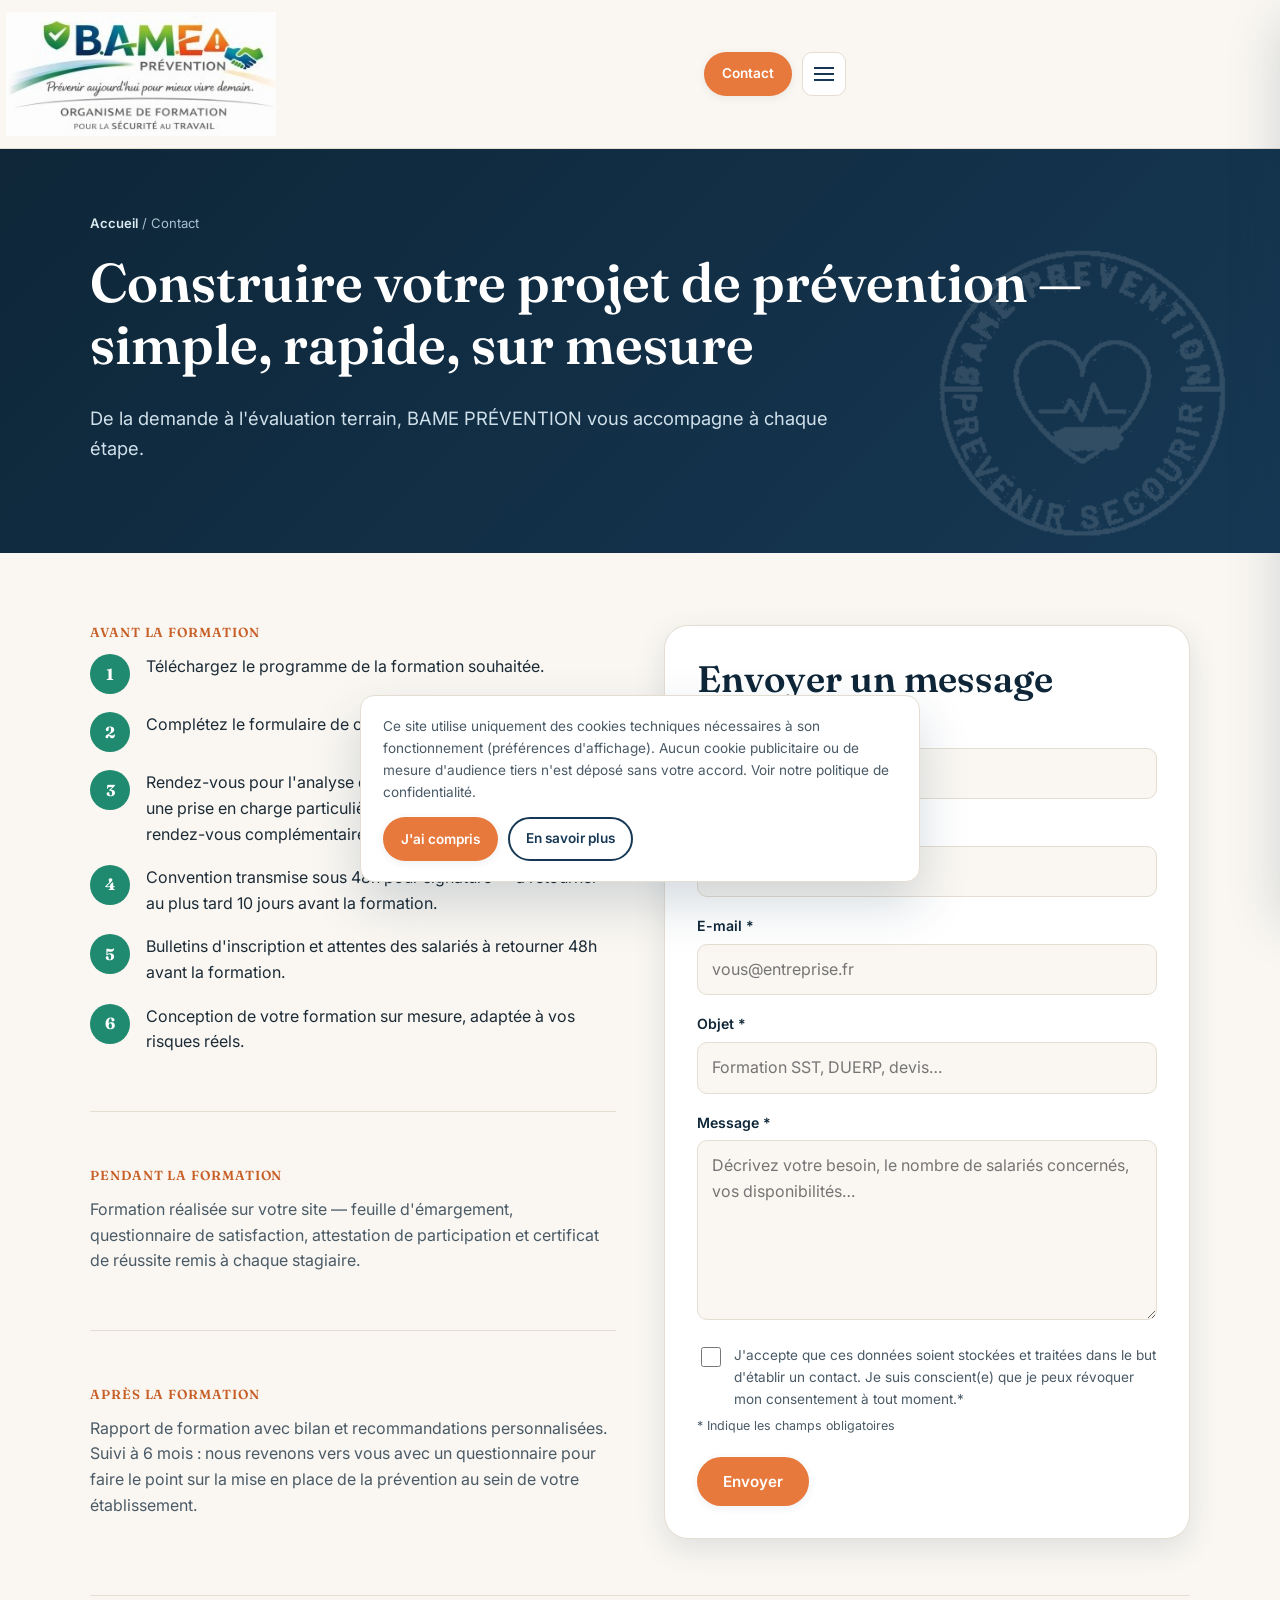
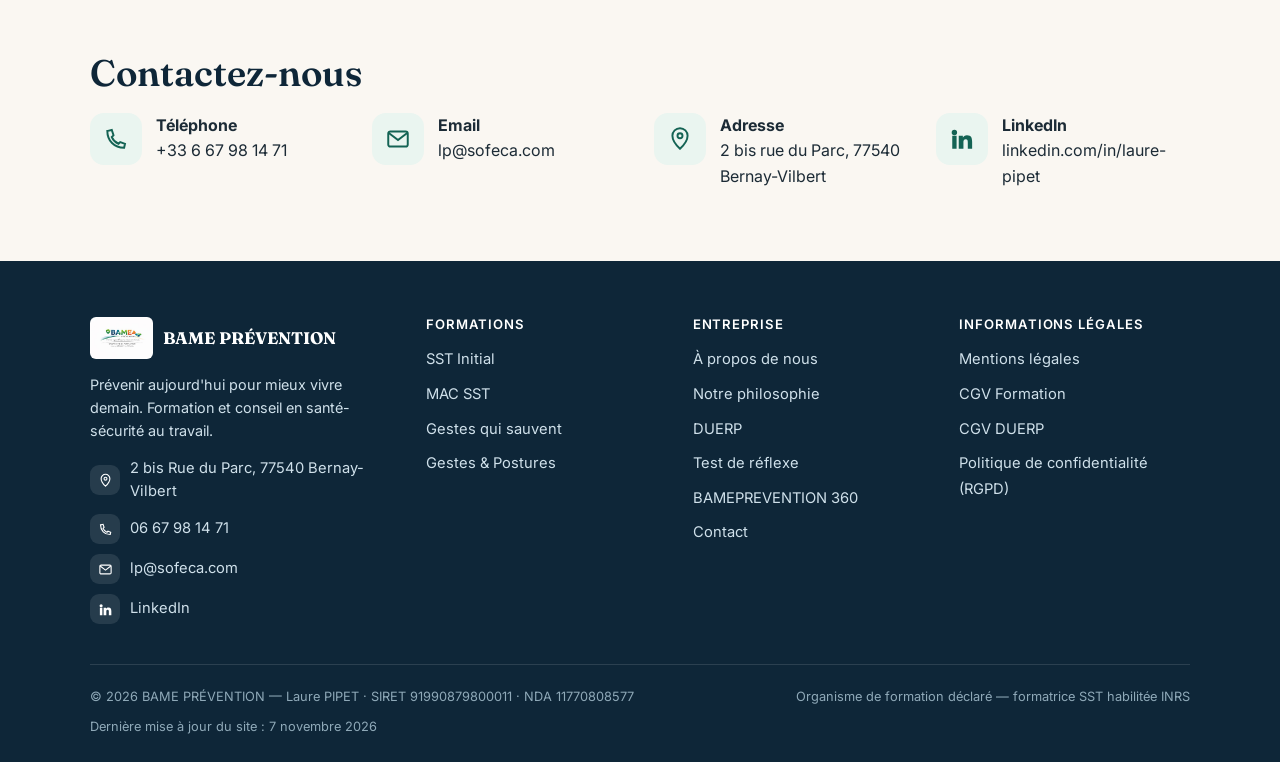
<file: contact.html>
<!doctype html>
<html lang="fr">
<head>
<meta charset="utf-8">
<meta name="viewport" content="width=device-width, initial-scale=1">
<title>Contact — BAME PRÉVENTION</title>
<meta name="description" content="Contactez BAME PRÉVENTION pour construire votre projet de prévention : formulaire, téléphone, email et adresse.">
<link rel="canonical" href="https://www.bameprevention.fr/contact.html">
<link rel="icon" href="/assets/images/logo-bame.jpg">
<meta property="og:title" content="Contact — BAME PRÉVENTION">
<meta property="og:description" content="Contactez BAME PRÉVENTION pour construire votre projet de prévention : formulaire, téléphone, email et adresse.">
<meta property="og:type" content="website">
<meta property="og:locale" content="fr_FR">
<meta property="og:url" content="https://www.bameprevention.fr/contact.html">
<meta property="og:image" content="https://www.bameprevention.fr/assets/images/logo-bame.jpg">
<meta name="twitter:card" content="summary">
<meta name="twitter:title" content="Contact — BAME PRÉVENTION">
<meta name="twitter:description" content="Contactez BAME PRÉVENTION pour construire votre projet de prévention : formulaire, téléphone, email et adresse.">
<meta name="twitter:image" content="https://www.bameprevention.fr/assets/images/logo-bame.jpg">
<link rel="preconnect" href="https://fonts.googleapis.com">
<link rel="preconnect" href="https://fonts.gstatic.com" crossorigin>
<link href="https://fonts.googleapis.com/css2?family=Fraunces:wght@500;600;700&family=Inter:wght@400;500;600;700;800&display=swap" rel="stylesheet">
<link rel="stylesheet" href="/assets/css/style.css">
</head>
<body>
<a class="skip-link" href="#main">Aller au contenu</a>
<header class="site-header">
  <div class="container">
    <a class="brand" href="/index.html">
      <img class="brand-logo" src="/assets/images/logo-bame-cropped.jpg" alt="BAME PRÉVENTION">
    </a>
    <nav class="main-nav" aria-label="Navigation principale">
      <a href="/index.html">Accueil</a>
        <div class="nav-dropdown"><button type="button" aria-haspopup="true">Formations <svg width="12" height="8" viewBox="0 0 12 8" fill="none" aria-hidden="true"><path d="M1 1.5L6 6.5L11 1.5" stroke="currentColor" stroke-width="1.6" stroke-linecap="round" stroke-linejoin="round"/></svg></button><div class="nav-dropdown-panel"><a href="/sst.html">SST Initial</a><a href="/mac-sst.html">MAC SST</a><a href="/secours.html">Gestes qui sauvent</a><a href="/gestes-et-postures.html">Gestes &amp; Postures</a></div></div>
        <a href="/duerp.html">DUERP</a>
        <a href="/test-reflexe.html">Test de réflexe</a>
        <a href="/prevention-360.html">Prévention 360</a>
        <a href="/a-propos.html">À propos</a>
        <a href="/philosophie.html">Notre philosophie</a>
    </nav>
    <div class="header-cta">
      <a class="btn btn-primary btn-sm" href="/contact.html"><span class="btn-label-full">Nous contacter</span><span class="btn-label-short">Contact</span></a>
      <button class="nav-toggle" aria-label="Ouvrir le menu" aria-expanded="false">
        <span></span>
      </button>
    </div>
    <div class="header-qualiopi">
      <a href="/assets/documents/Certificat_Qualiopi_884511.pdf" target="_blank" rel="noopener"><img class="brand-qualiopi" src="/assets/images/logo-qualiopi.jpg" alt="Qualiopi — processus certifié"></a>
    </div>
  </div>
</header>
<div class="nav-scrim"></div>
<main id="main">

<section class="page-hero">
<img class="hero-watermark" src="/assets/images/watermark-seal.png" alt="" aria-hidden="true">
  <div class="container">
    <div class="breadcrumb"><a href="/index.html">Accueil</a> / Contact</div>
    <h1>Construire votre projet de prévention — simple, rapide, sur mesure</h1>
    <p class="lede">De la demande à l'évaluation terrain, BAME PRÉVENTION vous accompagne à chaque étape.</p>
  </div>
</section>

<section class="section">
  <div class="container">
    <div class="grid grid-2" style="gap:48px;align-items:flex-start;">
      <div>
        <div class="timeline-group">
          <h4>Avant la formation</h4>
          <div class="timeline">
            <div class="timeline-step"><div class="dot">1</div><p class="mb-0">Téléchargez le programme de la formation souhaitée.</p></div>
            <div class="timeline-step"><div class="dot">2</div><p class="mb-0">Complétez le formulaire de contact ci-contre.</p></div>
            <div class="timeline-step"><div class="dot">3</div><p class="mb-0">Rendez-vous pour l'analyse de vos besoins spécifiques — si une prise en charge particulière d'un salarié est nécessaire, un rendez-vous complémentaire sera organisé.</p></div>
            <div class="timeline-step"><div class="dot">4</div><p class="mb-0">Convention transmise sous 48h pour signature — à retourner au plus tard 10 jours avant la formation.</p></div>
            <div class="timeline-step"><div class="dot">5</div><p class="mb-0">Bulletins d'inscription et attentes des salariés à retourner 48h avant la formation.</p></div>
            <div class="timeline-step"><div class="dot">6</div><p class="mb-0">Conception de votre formation sur mesure, adaptée à vos risques réels.</p></div>
          </div>
        </div>
        <div class="divider"></div>
        <div class="timeline-group">
          <h4>Pendant la formation</h4>
          <p class="muted">Formation réalisée sur votre site — feuille d'émargement, questionnaire de satisfaction, attestation de participation et certificat de réussite remis à chaque stagiaire.</p>
        </div>
        <div class="divider"></div>
        <div class="timeline-group">
          <h4>Après la formation</h4>
          <p class="muted">Rapport de formation avec bilan et recommandations personnalisées. Suivi à 6 mois : nous revenons vers vous avec un questionnaire pour faire le point sur la mise en place de la prévention au sein de votre établissement.</p>
        </div>
      </div>

      <form class="form-card" data-ajax-form action="https://forms.formward.eu/f/85507bed-9f5b-48e5-ad17-c09975afb23d">
        <h2 style="margin-top:0;">Envoyer un message</h2>
        <div class="field">
          <label for="contact-name">Nom et prénom *</label>
          <input id="contact-name" name="nom" type="text" required placeholder="Jean Dupont">
        </div>
        <div class="field">
          <label for="contact-company">Entreprise</label>
          <input id="contact-company" name="entreprise" type="text" placeholder="Nom de votre entreprise">
        </div>
        <div class="field">
          <label for="contact-email">E-mail *</label>
          <input id="contact-email" name="email" type="email" required placeholder="vous@entreprise.fr">
        </div>
        <div class="field">
          <label for="contact-subject">Objet *</label>
          <input id="contact-subject" name="objet" type="text" required placeholder="Formation SST, DUERP, devis…">
        </div>
        <div class="field">
          <label for="contact-message">Message *</label>
          <textarea id="contact-message" name="message" rows="6" required placeholder="Décrivez votre besoin, le nombre de salariés concernés, vos disponibilités…"></textarea>
        </div>
        <input type="text" name="_gotcha" tabindex="-1" autocomplete="off" style="position:absolute;left:-9999px" aria-hidden="true">
        <label class="field-check">
          <input type="checkbox" required name="consentement">
          <span>J'accepte que ces données soient stockées et traitées dans le but d'établir un contact. Je suis conscient(e) que je peux révoquer mon consentement à tout moment.*</span>
        </label>
        <p class="form-note">* Indique les champs obligatoires</p>
        <button class="btn btn-primary" type="submit" style="margin-top:8px;">Envoyer</button>
        <p class="form-status"></p>
      </form>
    </div>

    <div class="divider"></div>
    <h2>Contactez-nous</h2>
    <div class="contact-info contact-info--row">
      <div class="row"><div class="icon"><svg viewBox="0 0 24 24" fill="none" stroke="currentColor" stroke-width="1.8"><path d="M4 4.5c0 9.1 6.4 15.5 15.5 15.5l.8-3.6-4.4-1.6-1.6 1.6a12 12 0 01-6.2-6.2l1.6-1.6L8.1 3.7 4.5 4.5z"/></svg></div><div><strong>Téléphone</strong><br><a href="tel:+33667981471">+33 6 67 98 14 71</a></div></div>
      <div class="row"><div class="icon"><svg viewBox="0 0 24 24" fill="none" stroke="currentColor" stroke-width="1.8"><rect x="3" y="5" width="18" height="14" rx="2"/><path d="M3.5 6.5L12 13l8.5-6.5"/></svg></div><div><strong>Email</strong><br><a href="mailto:lp@sofeca.com">lp@sofeca.com</a></div></div>
      <div class="row"><div class="icon"><svg viewBox="0 0 24 24" fill="none" stroke="currentColor" stroke-width="1.8"><path d="M12 21s7-6.5 7-12a7 7 0 10-14 0c0 5.5 7 12 7 12z"/><circle cx="12" cy="9" r="2.3"/></svg></div><div><strong>Adresse</strong><br>2 bis rue du Parc, 77540 Bernay-Vilbert</div></div>
      <div class="row"><div class="icon"><svg viewBox="0 0 24 24" fill="currentColor"><path d="M4.98 3.5a2.5 2.5 0 1 1 0 5 2.5 2.5 0 0 1 0-5zM3 9h4v12H3zM9 9h3.8v1.7h.05c.53-1 1.82-2.05 3.75-2.05 4 0 4.75 2.6 4.75 6v6.35h-4v-5.63c0-1.34-.02-3.06-1.87-3.06-1.87 0-2.16 1.46-2.16 2.96V21H9z"/></svg></div><div><strong>LinkedIn</strong><br><a href="https://www.linkedin.com/in/laure-le-solliec-pipet-certifi%C3%A9-qualiopi-pour-action-de-formation-81a190244/" target="_blank" rel="noopener">linkedin.com/in/laure-pipet</a></div></div>
    </div>
  </div>
</section>

</main>
<footer class="site-footer">
  <div class="container">
    <div class="footer-grid">
      <div>
        <div class="footer-brand">
          <img src="/assets/images/logo-bame.jpg" alt="BAME PRÉVENTION">
          <span>BAME PRÉVENTION</span>
        </div>
        <p class="muted" style="color:#cfe0ea;font-size:.9rem;max-width:30ch;">Prévenir aujourd'hui pour mieux vivre demain. Formation et conseil en santé-sécurité au travail.</p>
        <div class="footer-contact">
          <div class="row"><div class="icon"><svg viewBox="0 0 24 24" fill="none" stroke="currentColor" stroke-width="1.8"><path d="M12 21s7-6.5 7-12a7 7 0 10-14 0c0 5.5 7 12 7 12z"/><circle cx="12" cy="9" r="2.3"/></svg></div><span>2 bis Rue du Parc, 77540 Bernay-Vilbert</span></div>
          <div class="row"><div class="icon"><svg viewBox="0 0 24 24" fill="none" stroke="currentColor" stroke-width="1.8"><path d="M4 4.5c0 9.1 6.4 15.5 15.5 15.5l.8-3.6-4.4-1.6-1.6 1.6a12 12 0 01-6.2-6.2l1.6-1.6L8.1 3.7 4.5 4.5z"/></svg></div><a href="tel:+33667981471">06 67 98 14 71</a></div>
          <div class="row"><div class="icon"><svg viewBox="0 0 24 24" fill="none" stroke="currentColor" stroke-width="1.8"><rect x="3" y="5" width="18" height="14" rx="2"/><path d="M3.5 6.5L12 13l8.5-6.5"/></svg></div><a href="mailto:lp@sofeca.com">lp@sofeca.com</a></div>
          <div class="row"><div class="icon"><svg viewBox="0 0 24 24" fill="currentColor"><path d="M4.98 3.5a2.5 2.5 0 1 1 0 5 2.5 2.5 0 0 1 0-5zM3 9h4v12H3zM9 9h3.8v1.7h.05c.53-1 1.82-2.05 3.75-2.05 4 0 4.75 2.6 4.75 6v6.35h-4v-5.63c0-1.34-.02-3.06-1.87-3.06-1.87 0-2.16 1.46-2.16 2.96V21H9z"/></svg></div><a href="https://www.linkedin.com/in/laure-le-solliec-pipet-certifi%C3%A9-qualiopi-pour-action-de-formation-81a190244/" target="_blank" rel="noopener">LinkedIn</a></div>
        </div>
      </div>
      <div>
        <h4>Formations</h4>
        <ul>
          <li><a href="/sst.html">SST Initial</a></li>
          <li><a href="/mac-sst.html">MAC SST</a></li>
          <li><a href="/secours.html">Gestes qui sauvent</a></li>
          <li><a href="/gestes-et-postures.html">Gestes &amp; Postures</a></li>
        </ul>
      </div>
      <div>
        <h4>Entreprise</h4>
        <ul>
          <li><a href="/a-propos.html">À propos de nous</a></li>
          <li><a href="/philosophie.html">Notre philosophie</a></li>
          <li><a href="/duerp.html">DUERP</a></li>
          <li><a href="/test-reflexe.html">Test de réflexe</a></li>
          <li><a href="/prevention-360.html">BAMEPREVENTION 360</a></li>
          <li><a href="/contact.html">Contact</a></li>
        </ul>
      </div>
      <div>
        <h4>Informations légales</h4>
        <ul>
          <li><a href="/mentions-legales.html">Mentions légales</a></li>
          <li><a href="/cgv-formation.html">CGV Formation</a></li>
          <li><a href="/cgv-duerp.html">CGV DUERP</a></li>
          <li><a href="/rgpd.html">Politique de confidentialité (RGPD)</a></li>
        </ul>
      </div>
    </div>
    <div class="footer-bottom">
      <span>&copy; <span data-current-year>2026</span> BAME PRÉVENTION — Laure PIPET · SIRET 91990879800011 · NDA 11770808577</span>
      <span>Organisme de formation déclaré — formatrice SST habilitée INRS</span>
      <span>Dernière mise à jour du site : 7 novembre 2026</span>
    </div>
  </div>
</footer>
<div class="cookie-banner" role="dialog" aria-label="Gestion des cookies">
  <p>Ce site utilise uniquement des cookies techniques nécessaires à son fonctionnement (préférences d'affichage). Aucun cookie publicitaire ou de mesure d'audience tiers n'est déposé sans votre accord. Voir notre <a href="/rgpd.html">politique de confidentialité</a>.</p>
  <div class="actions">
    <button class="btn btn-primary btn-sm" data-cookie-choice="accepted">J'ai compris</button>
    <a class="btn btn-outline btn-sm" href="/rgpd.html">En savoir plus</a>
  </div>
</div>
<script src="/assets/js/main.js"></script>
</body>
</html>
</file>
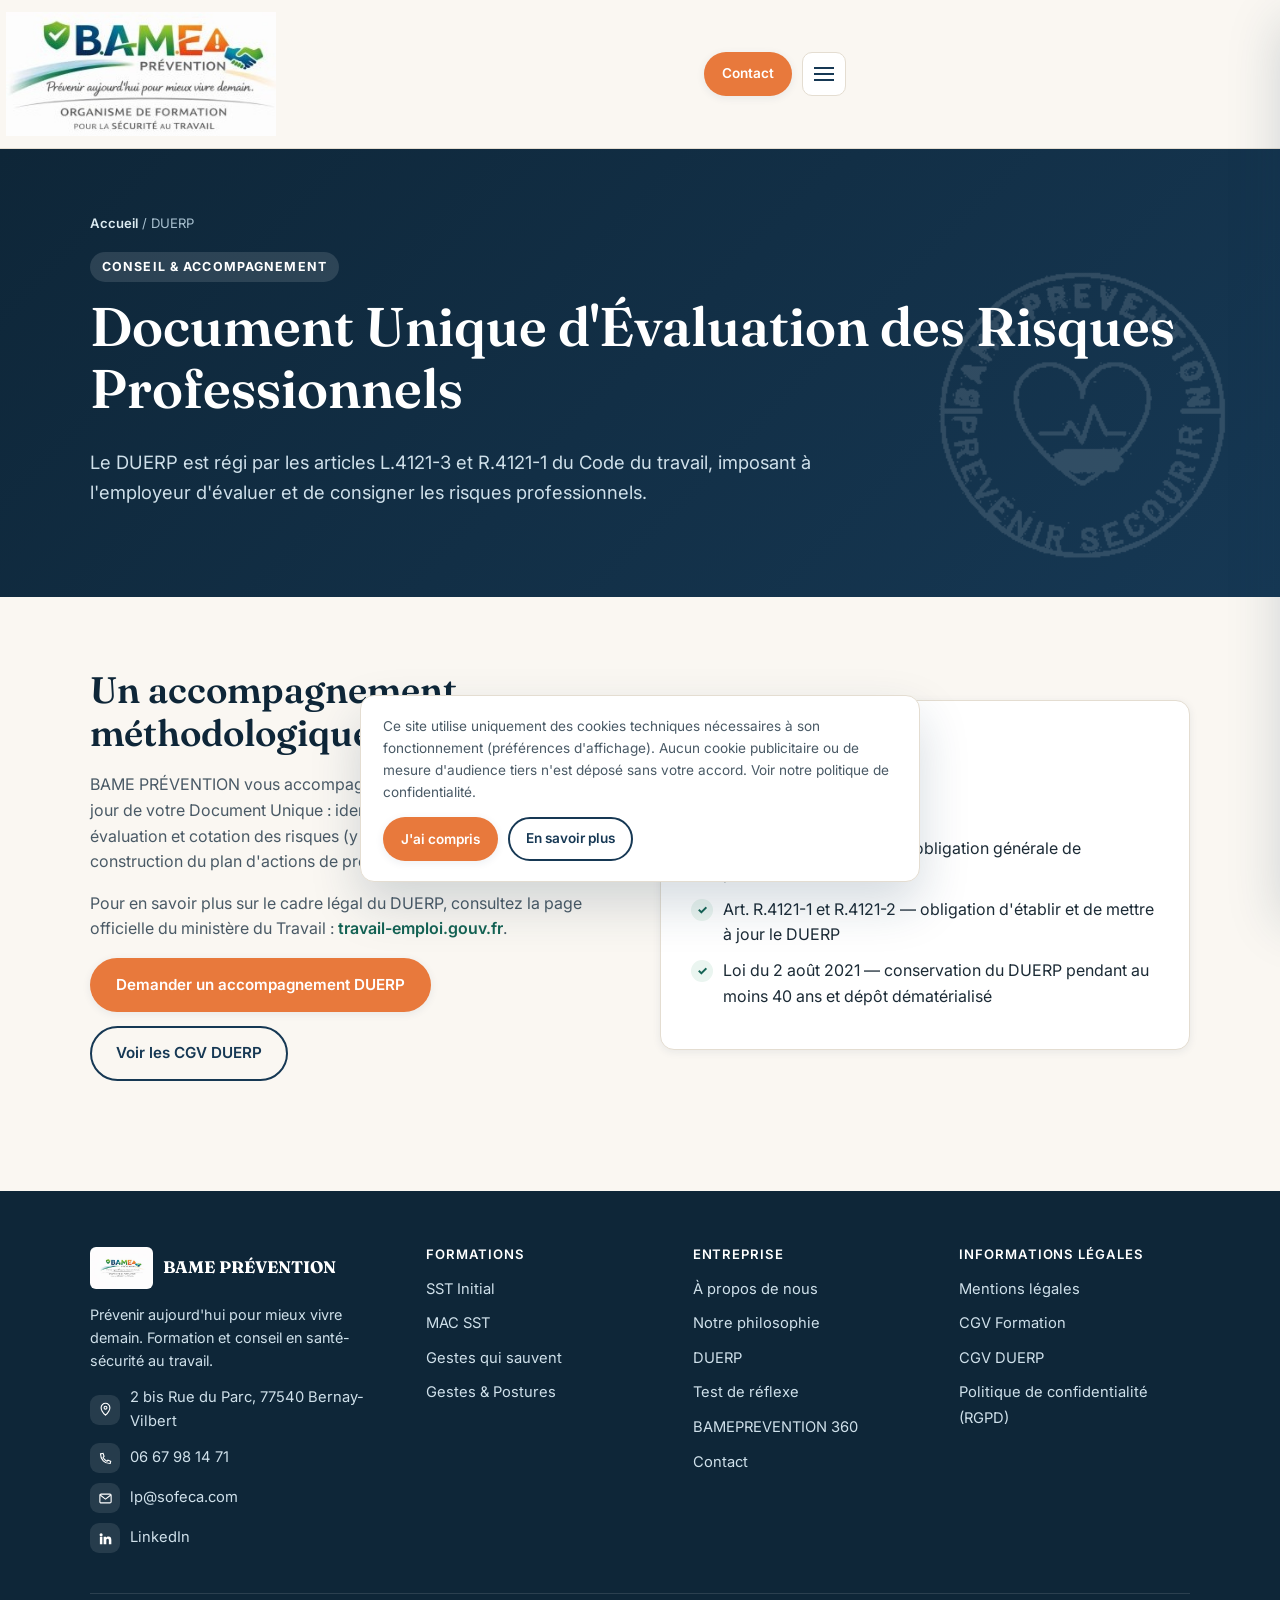
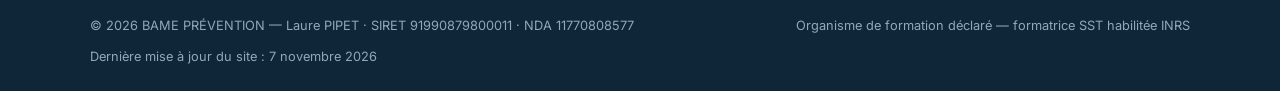
<file: duerp.html>
<!doctype html>
<html lang="fr">
<head>
<meta charset="utf-8">
<meta name="viewport" content="width=device-width, initial-scale=1">
<title>DUERP — Document Unique d'Évaluation des Risques</title>
<meta name="description" content="Accompagnement à l'élaboration et la mise à jour de votre Document Unique d'Évaluation des Risques Professionnels.">
<link rel="canonical" href="https://www.bameprevention.fr/duerp.html">
<link rel="icon" href="/assets/images/logo-bame.jpg">
<meta property="og:title" content="DUERP — Document Unique d'Évaluation des Risques">
<meta property="og:description" content="Accompagnement à l'élaboration et la mise à jour de votre Document Unique d'Évaluation des Risques Professionnels.">
<meta property="og:type" content="website">
<meta property="og:locale" content="fr_FR">
<meta property="og:url" content="https://www.bameprevention.fr/duerp.html">
<meta property="og:image" content="https://www.bameprevention.fr/assets/images/logo-bame.jpg">
<meta name="twitter:card" content="summary">
<meta name="twitter:title" content="DUERP — Document Unique d'Évaluation des Risques">
<meta name="twitter:description" content="Accompagnement à l'élaboration et la mise à jour de votre Document Unique d'Évaluation des Risques Professionnels.">
<meta name="twitter:image" content="https://www.bameprevention.fr/assets/images/logo-bame.jpg">
<link rel="preconnect" href="https://fonts.googleapis.com">
<link rel="preconnect" href="https://fonts.gstatic.com" crossorigin>
<link href="https://fonts.googleapis.com/css2?family=Fraunces:wght@500;600;700&family=Inter:wght@400;500;600;700;800&display=swap" rel="stylesheet">
<link rel="stylesheet" href="/assets/css/style.css">
</head>
<body>
<a class="skip-link" href="#main">Aller au contenu</a>
<header class="site-header">
  <div class="container">
    <a class="brand" href="/index.html">
      <img class="brand-logo" src="/assets/images/logo-bame-cropped.jpg" alt="BAME PRÉVENTION">
    </a>
    <nav class="main-nav" aria-label="Navigation principale">
      <a href="/index.html">Accueil</a>
        <div class="nav-dropdown"><button type="button" aria-haspopup="true">Formations <svg width="12" height="8" viewBox="0 0 12 8" fill="none" aria-hidden="true"><path d="M1 1.5L6 6.5L11 1.5" stroke="currentColor" stroke-width="1.6" stroke-linecap="round" stroke-linejoin="round"/></svg></button><div class="nav-dropdown-panel"><a href="/sst.html">SST Initial</a><a href="/mac-sst.html">MAC SST</a><a href="/secours.html">Gestes qui sauvent</a><a href="/gestes-et-postures.html">Gestes &amp; Postures</a></div></div>
        <a href="/duerp.html" aria-current="page">DUERP</a>
        <a href="/test-reflexe.html">Test de réflexe</a>
        <a href="/prevention-360.html">Prévention 360</a>
        <a href="/a-propos.html">À propos</a>
        <a href="/philosophie.html">Notre philosophie</a>
    </nav>
    <div class="header-cta">
      <a class="btn btn-primary btn-sm" href="/contact.html"><span class="btn-label-full">Nous contacter</span><span class="btn-label-short">Contact</span></a>
      <button class="nav-toggle" aria-label="Ouvrir le menu" aria-expanded="false">
        <span></span>
      </button>
    </div>
    <div class="header-qualiopi">
      <a href="/assets/documents/Certificat_Qualiopi_884511.pdf" target="_blank" rel="noopener"><img class="brand-qualiopi" src="/assets/images/logo-qualiopi.jpg" alt="Qualiopi — processus certifié"></a>
    </div>
  </div>
</header>
<div class="nav-scrim"></div>
<main id="main">

<section class="page-hero">
<img class="hero-watermark" src="/assets/images/watermark-seal.png" alt="" aria-hidden="true">
  <div class="container">
    <div class="breadcrumb"><a href="/index.html">Accueil</a> / DUERP</div>
    <span class="eyebrow" style="background:rgba(255,255,255,.12);color:#fff;">Conseil &amp; accompagnement</span>
    <h1>Document Unique d'Évaluation des Risques Professionnels</h1>
    <p class="lede">Le DUERP est régi par les articles L.4121-3 et R.4121-1 du Code du travail, imposant à l'employeur d'évaluer et de consigner les risques professionnels.</p>
  </div>
</section>

<section class="section" style="padding-bottom:110px;">
  <div class="container">
    <div class="grid grid-2" style="gap:40px;align-items:center;">
      <div>
        <h2>Un accompagnement méthodologique complet</h2>
        <p class="muted">BAME PRÉVENTION vous accompagne dans l'élaboration et la mise à jour de votre Document Unique : identification des unités de travail, évaluation et cotation des risques (y compris psychosociaux), et construction du plan d'actions de prévention annuel.</p>
        <p class="muted">Pour en savoir plus sur le cadre légal du DUERP, consultez la page officielle du ministère du Travail : <a href="https://travail-emploi.gouv.fr/le-document-unique-devaluation-des-risques-professionnels-duerp" target="_blank" rel="noopener" style="color:var(--teal-dark);font-weight:600;">travail-emploi.gouv.fr</a>.</p>
        <div style="display:flex;flex-wrap:wrap;gap:14px;">
          <a class="btn btn-primary" href="/contact.html">Demander un accompagnement DUERP</a>
          <a class="btn btn-outline" href="/cgv-duerp.html">Voir les CGV DUERP</a>
        </div>
      </div>
      <div class="card">
        <div class="icon"><svg viewBox="0 0 24 24" fill="none" stroke="currentColor" stroke-width="1.8"><path d="M12 3v18M6 7l-3.5 7a3.5 3.5 0 007 0L6 7zm12 0l-3.5 7a3.5 3.5 0 007 0L18 7zM4 7h16M9 21h6"/></svg></div>
        <h3>Cadre réglementaire</h3>
        <ul class="check-list" style="margin-top:14px;">
          <li>Art. L.4121-1 à L.4121-3 — obligation générale de prévention</li>
          <li>Art. R.4121-1 et R.4121-2 — obligation d'établir et de mettre à jour le DUERP</li>
          <li>Loi du 2 août 2021 — conservation du DUERP pendant au moins 40 ans et dépôt dématérialisé</li>
        </ul>
      </div>
    </div>
  </div>
</section>

</main>
<footer class="site-footer">
  <div class="container">
    <div class="footer-grid">
      <div>
        <div class="footer-brand">
          <img src="/assets/images/logo-bame.jpg" alt="BAME PRÉVENTION">
          <span>BAME PRÉVENTION</span>
        </div>
        <p class="muted" style="color:#cfe0ea;font-size:.9rem;max-width:30ch;">Prévenir aujourd'hui pour mieux vivre demain. Formation et conseil en santé-sécurité au travail.</p>
        <div class="footer-contact">
          <div class="row"><div class="icon"><svg viewBox="0 0 24 24" fill="none" stroke="currentColor" stroke-width="1.8"><path d="M12 21s7-6.5 7-12a7 7 0 10-14 0c0 5.5 7 12 7 12z"/><circle cx="12" cy="9" r="2.3"/></svg></div><span>2 bis Rue du Parc, 77540 Bernay-Vilbert</span></div>
          <div class="row"><div class="icon"><svg viewBox="0 0 24 24" fill="none" stroke="currentColor" stroke-width="1.8"><path d="M4 4.5c0 9.1 6.4 15.5 15.5 15.5l.8-3.6-4.4-1.6-1.6 1.6a12 12 0 01-6.2-6.2l1.6-1.6L8.1 3.7 4.5 4.5z"/></svg></div><a href="tel:+33667981471">06 67 98 14 71</a></div>
          <div class="row"><div class="icon"><svg viewBox="0 0 24 24" fill="none" stroke="currentColor" stroke-width="1.8"><rect x="3" y="5" width="18" height="14" rx="2"/><path d="M3.5 6.5L12 13l8.5-6.5"/></svg></div><a href="mailto:lp@sofeca.com">lp@sofeca.com</a></div>
          <div class="row"><div class="icon"><svg viewBox="0 0 24 24" fill="currentColor"><path d="M4.98 3.5a2.5 2.5 0 1 1 0 5 2.5 2.5 0 0 1 0-5zM3 9h4v12H3zM9 9h3.8v1.7h.05c.53-1 1.82-2.05 3.75-2.05 4 0 4.75 2.6 4.75 6v6.35h-4v-5.63c0-1.34-.02-3.06-1.87-3.06-1.87 0-2.16 1.46-2.16 2.96V21H9z"/></svg></div><a href="https://www.linkedin.com/in/laure-le-solliec-pipet-certifi%C3%A9-qualiopi-pour-action-de-formation-81a190244/" target="_blank" rel="noopener">LinkedIn</a></div>
        </div>
      </div>
      <div>
        <h4>Formations</h4>
        <ul>
          <li><a href="/sst.html">SST Initial</a></li>
          <li><a href="/mac-sst.html">MAC SST</a></li>
          <li><a href="/secours.html">Gestes qui sauvent</a></li>
          <li><a href="/gestes-et-postures.html">Gestes &amp; Postures</a></li>
        </ul>
      </div>
      <div>
        <h4>Entreprise</h4>
        <ul>
          <li><a href="/a-propos.html">À propos de nous</a></li>
          <li><a href="/philosophie.html">Notre philosophie</a></li>
          <li><a href="/duerp.html">DUERP</a></li>
          <li><a href="/test-reflexe.html">Test de réflexe</a></li>
          <li><a href="/prevention-360.html">BAMEPREVENTION 360</a></li>
          <li><a href="/contact.html">Contact</a></li>
        </ul>
      </div>
      <div>
        <h4>Informations légales</h4>
        <ul>
          <li><a href="/mentions-legales.html">Mentions légales</a></li>
          <li><a href="/cgv-formation.html">CGV Formation</a></li>
          <li><a href="/cgv-duerp.html">CGV DUERP</a></li>
          <li><a href="/rgpd.html">Politique de confidentialité (RGPD)</a></li>
        </ul>
      </div>
    </div>
    <div class="footer-bottom">
      <span>&copy; <span data-current-year>2026</span> BAME PRÉVENTION — Laure PIPET · SIRET 91990879800011 · NDA 11770808577</span>
      <span>Organisme de formation déclaré — formatrice SST habilitée INRS</span>
      <span>Dernière mise à jour du site : 7 novembre 2026</span>
    </div>
  </div>
</footer>
<div class="cookie-banner" role="dialog" aria-label="Gestion des cookies">
  <p>Ce site utilise uniquement des cookies techniques nécessaires à son fonctionnement (préférences d'affichage). Aucun cookie publicitaire ou de mesure d'audience tiers n'est déposé sans votre accord. Voir notre <a href="/rgpd.html">politique de confidentialité</a>.</p>
  <div class="actions">
    <button class="btn btn-primary btn-sm" data-cookie-choice="accepted">J'ai compris</button>
    <a class="btn btn-outline btn-sm" href="/rgpd.html">En savoir plus</a>
  </div>
</div>
<script src="/assets/js/main.js"></script>
</body>
</html>
</file>
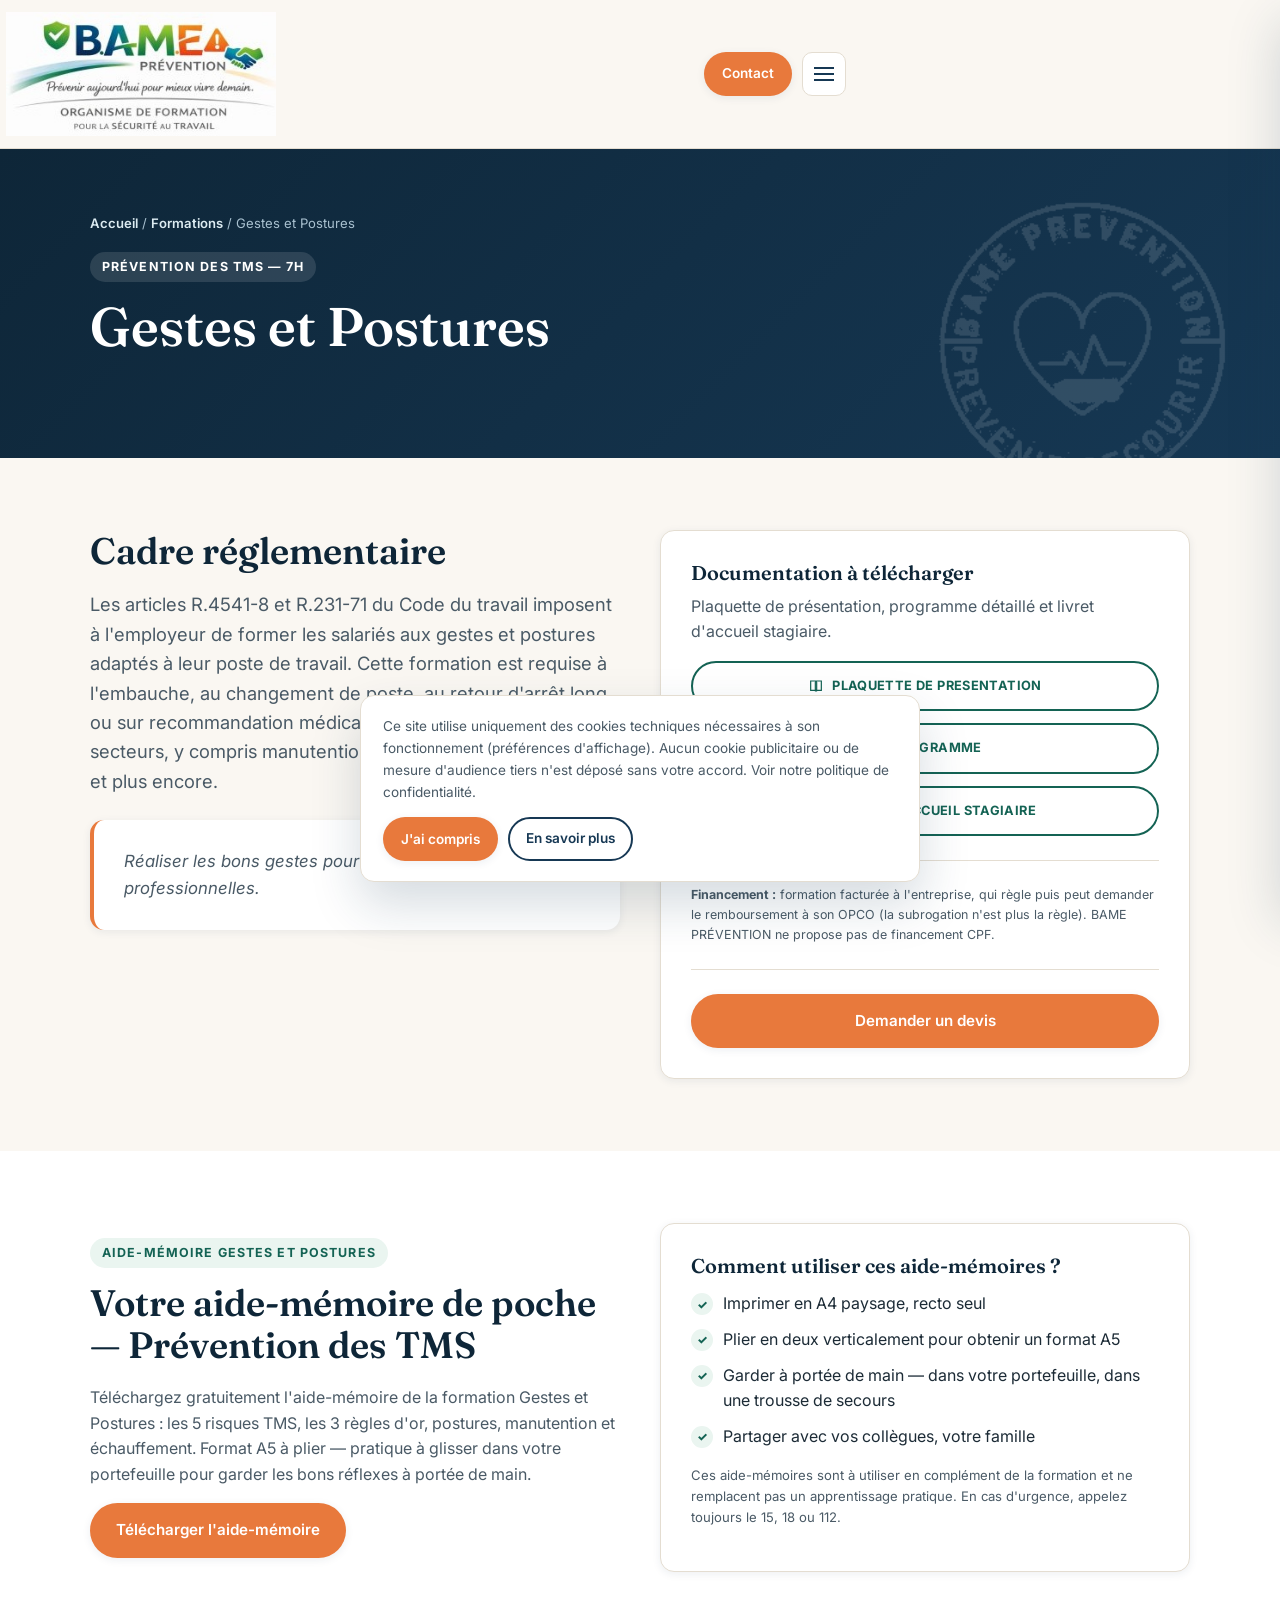
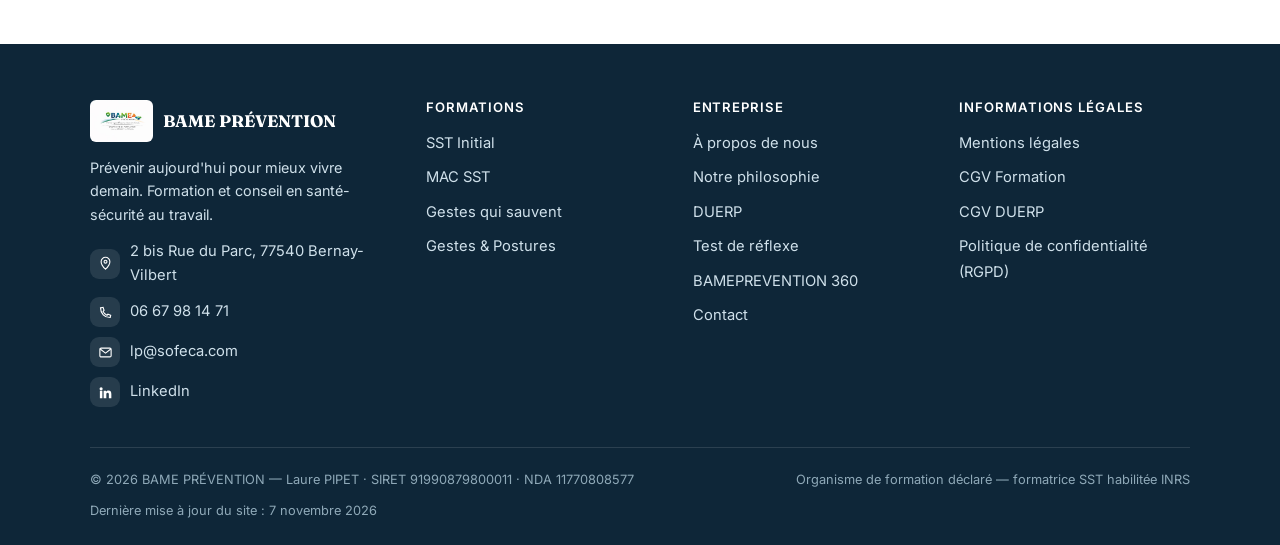
<file: gestes-et-postures.html>
<!doctype html>
<html lang="fr">
<head>
<meta charset="utf-8">
<meta name="viewport" content="width=device-width, initial-scale=1">
<title>Formation Gestes et Postures — Prévention des TMS</title>
<meta name="description" content="Formation Gestes et Postures, 7h, pour prévenir les troubles musculosquelettiques dans tous les secteurs d'activité.">
<link rel="canonical" href="https://www.bameprevention.fr/gestes-et-postures.html">
<link rel="icon" href="/assets/images/logo-bame.jpg">
<meta property="og:title" content="Formation Gestes et Postures — Prévention des TMS">
<meta property="og:description" content="Formation Gestes et Postures, 7h, pour prévenir les troubles musculosquelettiques dans tous les secteurs d'activité.">
<meta property="og:type" content="website">
<meta property="og:locale" content="fr_FR">
<meta property="og:url" content="https://www.bameprevention.fr/gestes-et-postures.html">
<meta property="og:image" content="https://www.bameprevention.fr/assets/images/logo-bame.jpg">
<meta name="twitter:card" content="summary">
<meta name="twitter:title" content="Formation Gestes et Postures — Prévention des TMS">
<meta name="twitter:description" content="Formation Gestes et Postures, 7h, pour prévenir les troubles musculosquelettiques dans tous les secteurs d'activité.">
<meta name="twitter:image" content="https://www.bameprevention.fr/assets/images/logo-bame.jpg">
<link rel="preconnect" href="https://fonts.googleapis.com">
<link rel="preconnect" href="https://fonts.gstatic.com" crossorigin>
<link href="https://fonts.googleapis.com/css2?family=Fraunces:wght@500;600;700&family=Inter:wght@400;500;600;700;800&display=swap" rel="stylesheet">
<link rel="stylesheet" href="/assets/css/style.css">
</head>
<body>
<a class="skip-link" href="#main">Aller au contenu</a>
<header class="site-header">
  <div class="container">
    <a class="brand" href="/index.html">
      <img class="brand-logo" src="/assets/images/logo-bame-cropped.jpg" alt="BAME PRÉVENTION">
    </a>
    <nav class="main-nav" aria-label="Navigation principale">
      <a href="/index.html">Accueil</a>
        <div class="nav-dropdown is-open"><button type="button" aria-haspopup="true">Formations <svg width="12" height="8" viewBox="0 0 12 8" fill="none" aria-hidden="true"><path d="M1 1.5L6 6.5L11 1.5" stroke="currentColor" stroke-width="1.6" stroke-linecap="round" stroke-linejoin="round"/></svg></button><div class="nav-dropdown-panel"><a href="/sst.html">SST Initial</a><a href="/mac-sst.html">MAC SST</a><a href="/secours.html">Gestes qui sauvent</a><a href="/gestes-et-postures.html">Gestes &amp; Postures</a></div></div>
        <a href="/duerp.html">DUERP</a>
        <a href="/test-reflexe.html">Test de réflexe</a>
        <a href="/prevention-360.html">Prévention 360</a>
        <a href="/a-propos.html">À propos</a>
        <a href="/philosophie.html">Notre philosophie</a>
    </nav>
    <div class="header-cta">
      <a class="btn btn-primary btn-sm" href="/contact.html"><span class="btn-label-full">Nous contacter</span><span class="btn-label-short">Contact</span></a>
      <button class="nav-toggle" aria-label="Ouvrir le menu" aria-expanded="false">
        <span></span>
      </button>
    </div>
    <div class="header-qualiopi">
      <a href="/assets/documents/Certificat_Qualiopi_884511.pdf" target="_blank" rel="noopener"><img class="brand-qualiopi" src="/assets/images/logo-qualiopi.jpg" alt="Qualiopi — processus certifié"></a>
    </div>
  </div>
</header>
<div class="nav-scrim"></div>
<main id="main">

<section class="page-hero">
<img class="hero-watermark" src="/assets/images/watermark-seal.png" alt="" aria-hidden="true">
  <div class="container">
    <div class="breadcrumb"><a href="/index.html">Accueil</a> / <a href="/index.html#formations">Formations</a> / Gestes et Postures</div>
    <span class="eyebrow" style="background:rgba(255,255,255,.12);color:#fff;">Prévention des TMS — 7h</span>
    <h1>Gestes et Postures</h1>
  </div>
</section>

<section class="section">
  <div class="container">
    <div class="grid grid-2" style="gap:40px;align-items:flex-start;">
      <div>
        <h2>Cadre réglementaire</h2>
        <p class="lede">Les articles <a href="https://www.legifrance.gouv.fr/codes/article_lc/LEGIARTI000018528891" target="_blank" rel="noopener">R.4541-8</a> et R.231-71 du Code du travail imposent à l'employeur de former les salariés aux gestes et postures adaptés à leur poste de travail. Cette formation est requise à l'embauche, au changement de poste, au retour d'arrêt long ou sur recommandation médicale. Elle concerne tous les secteurs, y compris manutention, tertiaire, santé, logistique, et plus encore.</p>
        <div class="quote-block" style="margin-top:24px;">Réaliser les bons gestes pour se protéger des maladies professionnelles.</div>
      </div>
      <div class="card sticky-card">
        <h3>Documentation à télécharger</h3>
        <p class="muted">Plaquette de présentation, programme détaillé et livret d'accueil stagiaire.</p>
        <div class="doc-button-list">
          <a class="doc-button" href="/assets/documents/Plaquette_Gestes_Postures.pdf" target="_blank" rel="noopener"><svg viewBox="0 0 24 24" fill="none" stroke="currentColor" stroke-width="1.8"><path d="M4 4.5h7A2 2 0 0113 6.5V20a2 2 0 00-2-1.5H4V4.5z"/><path d="M20 4.5h-7a2 2 0 00-2 2V20a2 2 0 012-1.5h7V4.5z"/></svg>PLAQUETTE DE PRESENTATION</a>
          <a class="doc-button" href="/assets/documents/Programme_Gestes_Postures.pdf" target="_blank" rel="noopener"><svg viewBox="0 0 24 24" fill="none" stroke="currentColor" stroke-width="1.8"><path d="M4 4.5h7A2 2 0 0113 6.5V20a2 2 0 00-2-1.5H4V4.5z"/><path d="M20 4.5h-7a2 2 0 00-2 2V20a2 2 0 012-1.5h7V4.5z"/></svg>PROGRAMME</a>
          <a class="doc-button" href="/assets/documents/Livret_Accueil_Stagiaire.pdf" target="_blank" rel="noopener"><svg viewBox="0 0 24 24" fill="none" stroke="currentColor" stroke-width="1.8"><path d="M4 4.5h7A2 2 0 0113 6.5V20a2 2 0 00-2-1.5H4V4.5z"/><path d="M20 4.5h-7a2 2 0 00-2 2V20a2 2 0 012-1.5h7V4.5z"/></svg>LIVRET D'ACCUEIL STAGIAIRE</a>
        </div>
        <div class="divider" style="margin:24px 0;"></div>
        <p class="muted" style="font-size:.78rem;"><strong>Financement :</strong> formation facturée à l'entreprise, qui règle puis peut demander le remboursement à son OPCO (la subrogation n'est plus la règle). BAME PRÉVENTION ne propose pas de financement CPF.</p>
        <div class="divider" style="margin:24px 0;"></div>
        <a class="btn btn-primary" style="width:100%;justify-content:center;" href="/contact.html">Demander un devis</a>
      </div>
    </div>
  </div>
</section>

<section class="section section--alt">
  <div class="container">
    <div class="grid grid-2" style="gap:40px;align-items:center;">
      <div>
        <span class="eyebrow">Aide-mémoire Gestes et Postures</span>
        <h2>Votre aide-mémoire de poche — Prévention des TMS</h2>
        <p class="muted">Téléchargez gratuitement l'aide-mémoire de la formation Gestes et Postures : les 5 risques TMS, les 3 règles d'or, postures, manutention et échauffement. Format A5 à plier — pratique à glisser dans votre portefeuille pour garder les bons réflexes à portée de main.</p>
        <a class="btn btn-primary" href="/assets/documents/Aide_Memoire_Gestes_Postures.pdf" target="_blank" rel="noopener">Télécharger l'aide-mémoire</a>
      </div>
      <div class="card">
        <h3>Comment utiliser ces aide-mémoires ?</h3>
        <ul class="check-list" style="margin-top:14px;">
          <li>Imprimer en A4 paysage, recto seul</li>
          <li>Plier en deux verticalement pour obtenir un format A5</li>
          <li>Garder à portée de main — dans votre portefeuille, dans une trousse de secours</li>
          <li>Partager avec vos collègues, votre famille</li>
        </ul>
        <p class="muted" style="font-size:.82rem;margin-top:16px;">Ces aide-mémoires sont à utiliser en complément de la formation et ne remplacent pas un apprentissage pratique. En cas d'urgence, appelez toujours le 15, 18 ou 112.</p>
      </div>
    </div>
  </div>
</section>

</main>
<footer class="site-footer">
  <div class="container">
    <div class="footer-grid">
      <div>
        <div class="footer-brand">
          <img src="/assets/images/logo-bame.jpg" alt="BAME PRÉVENTION">
          <span>BAME PRÉVENTION</span>
        </div>
        <p class="muted" style="color:#cfe0ea;font-size:.9rem;max-width:30ch;">Prévenir aujourd'hui pour mieux vivre demain. Formation et conseil en santé-sécurité au travail.</p>
        <div class="footer-contact">
          <div class="row"><div class="icon"><svg viewBox="0 0 24 24" fill="none" stroke="currentColor" stroke-width="1.8"><path d="M12 21s7-6.5 7-12a7 7 0 10-14 0c0 5.5 7 12 7 12z"/><circle cx="12" cy="9" r="2.3"/></svg></div><span>2 bis Rue du Parc, 77540 Bernay-Vilbert</span></div>
          <div class="row"><div class="icon"><svg viewBox="0 0 24 24" fill="none" stroke="currentColor" stroke-width="1.8"><path d="M4 4.5c0 9.1 6.4 15.5 15.5 15.5l.8-3.6-4.4-1.6-1.6 1.6a12 12 0 01-6.2-6.2l1.6-1.6L8.1 3.7 4.5 4.5z"/></svg></div><a href="tel:+33667981471">06 67 98 14 71</a></div>
          <div class="row"><div class="icon"><svg viewBox="0 0 24 24" fill="none" stroke="currentColor" stroke-width="1.8"><rect x="3" y="5" width="18" height="14" rx="2"/><path d="M3.5 6.5L12 13l8.5-6.5"/></svg></div><a href="mailto:lp@sofeca.com">lp@sofeca.com</a></div>
          <div class="row"><div class="icon"><svg viewBox="0 0 24 24" fill="currentColor"><path d="M4.98 3.5a2.5 2.5 0 1 1 0 5 2.5 2.5 0 0 1 0-5zM3 9h4v12H3zM9 9h3.8v1.7h.05c.53-1 1.82-2.05 3.75-2.05 4 0 4.75 2.6 4.75 6v6.35h-4v-5.63c0-1.34-.02-3.06-1.87-3.06-1.87 0-2.16 1.46-2.16 2.96V21H9z"/></svg></div><a href="https://www.linkedin.com/in/laure-le-solliec-pipet-certifi%C3%A9-qualiopi-pour-action-de-formation-81a190244/" target="_blank" rel="noopener">LinkedIn</a></div>
        </div>
      </div>
      <div>
        <h4>Formations</h4>
        <ul>
          <li><a href="/sst.html">SST Initial</a></li>
          <li><a href="/mac-sst.html">MAC SST</a></li>
          <li><a href="/secours.html">Gestes qui sauvent</a></li>
          <li><a href="/gestes-et-postures.html">Gestes &amp; Postures</a></li>
        </ul>
      </div>
      <div>
        <h4>Entreprise</h4>
        <ul>
          <li><a href="/a-propos.html">À propos de nous</a></li>
          <li><a href="/philosophie.html">Notre philosophie</a></li>
          <li><a href="/duerp.html">DUERP</a></li>
          <li><a href="/test-reflexe.html">Test de réflexe</a></li>
          <li><a href="/prevention-360.html">BAMEPREVENTION 360</a></li>
          <li><a href="/contact.html">Contact</a></li>
        </ul>
      </div>
      <div>
        <h4>Informations légales</h4>
        <ul>
          <li><a href="/mentions-legales.html">Mentions légales</a></li>
          <li><a href="/cgv-formation.html">CGV Formation</a></li>
          <li><a href="/cgv-duerp.html">CGV DUERP</a></li>
          <li><a href="/rgpd.html">Politique de confidentialité (RGPD)</a></li>
        </ul>
      </div>
    </div>
    <div class="footer-bottom">
      <span>&copy; <span data-current-year>2026</span> BAME PRÉVENTION — Laure PIPET · SIRET 91990879800011 · NDA 11770808577</span>
      <span>Organisme de formation déclaré — formatrice SST habilitée INRS</span>
      <span>Dernière mise à jour du site : 7 novembre 2026</span>
    </div>
  </div>
</footer>
<div class="cookie-banner" role="dialog" aria-label="Gestion des cookies">
  <p>Ce site utilise uniquement des cookies techniques nécessaires à son fonctionnement (préférences d'affichage). Aucun cookie publicitaire ou de mesure d'audience tiers n'est déposé sans votre accord. Voir notre <a href="/rgpd.html">politique de confidentialité</a>.</p>
  <div class="actions">
    <button class="btn btn-primary btn-sm" data-cookie-choice="accepted">J'ai compris</button>
    <a class="btn btn-outline btn-sm" href="/rgpd.html">En savoir plus</a>
  </div>
</div>
<script src="/assets/js/main.js"></script>
</body>
</html>
</file>
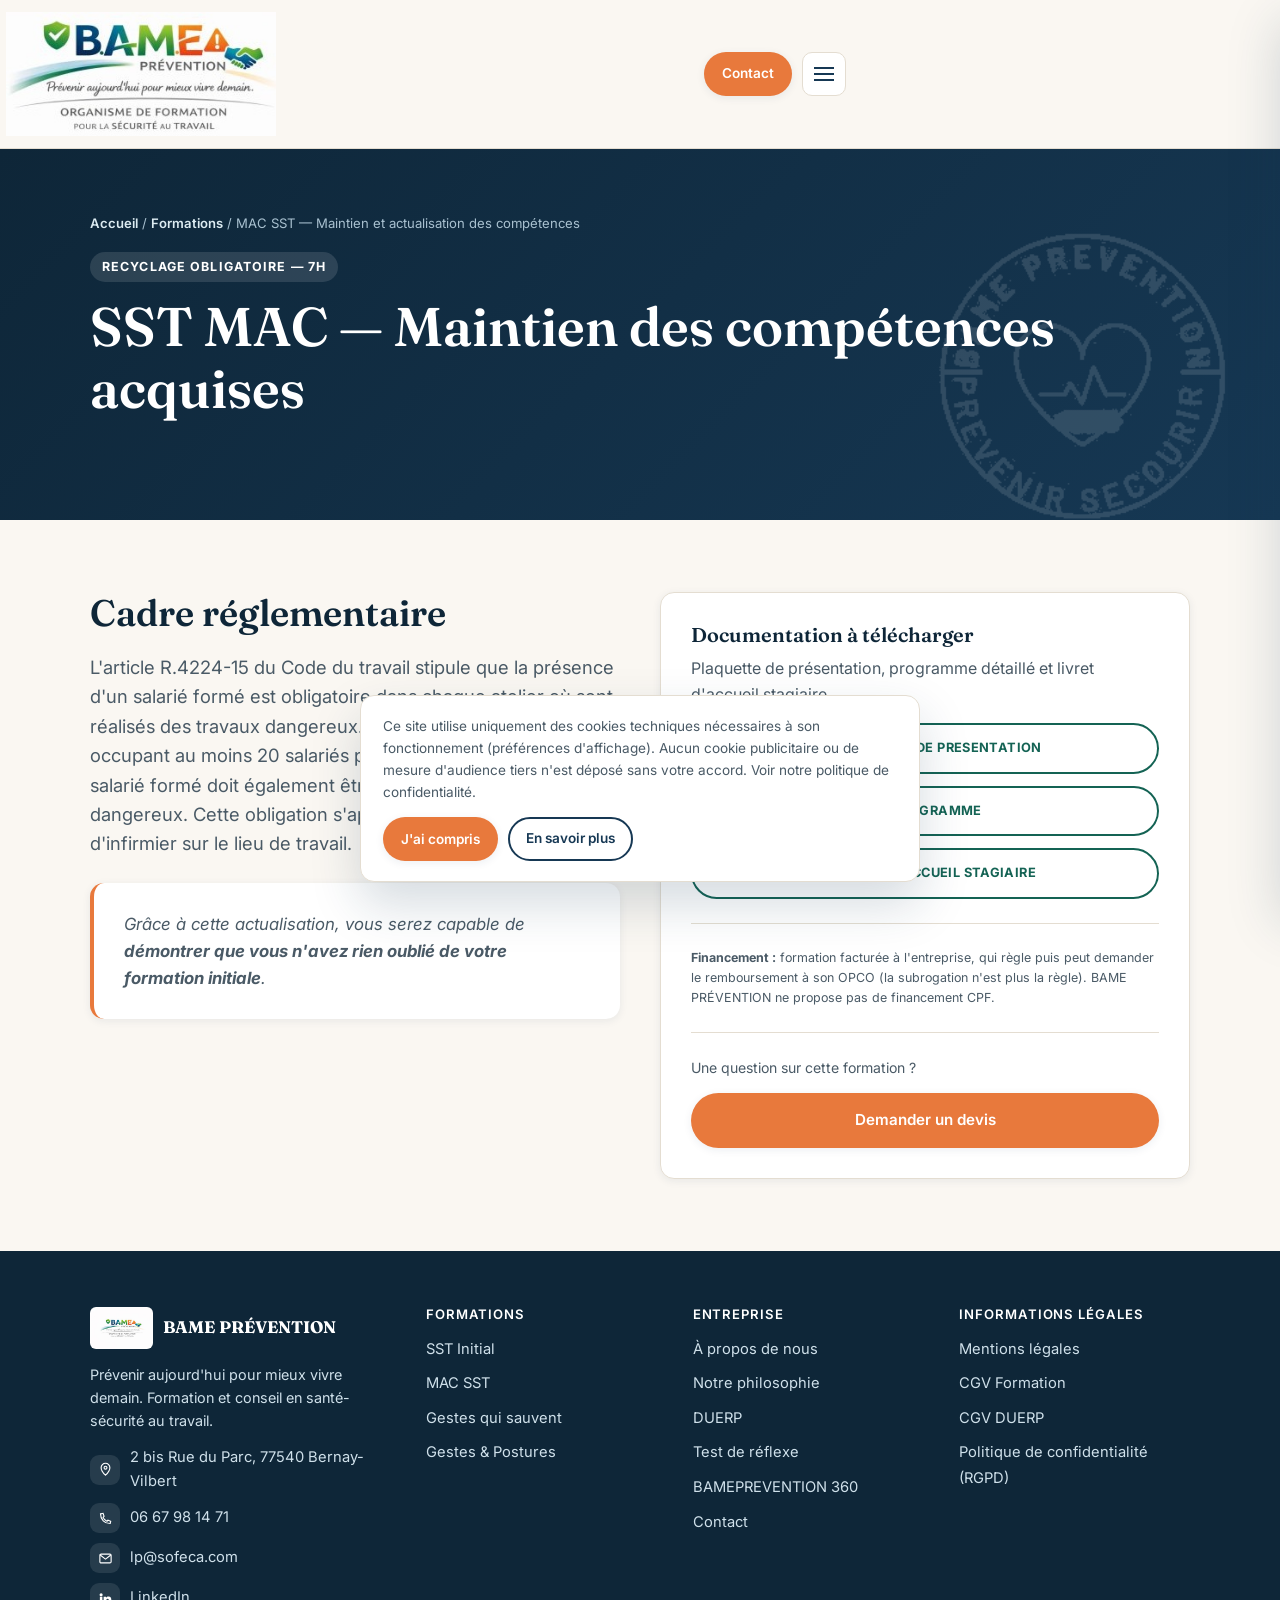
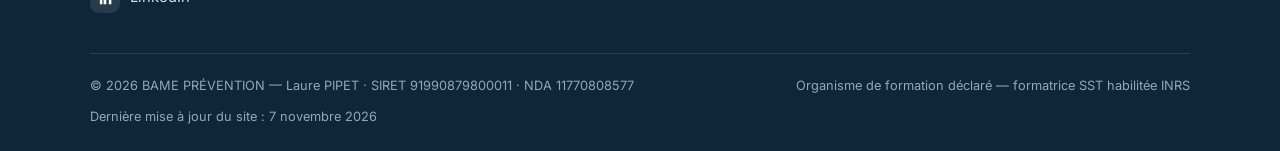
<file: mac-sst.html>
<!doctype html>
<html lang="fr">
<head>
<meta charset="utf-8">
<meta name="viewport" content="width=device-width, initial-scale=1">
<title>Formation MAC SST — Maintien des compétences</title>
<meta name="description" content="Recyclage SST (MAC SST), 7h, pour actualiser vos compétences de sauveteur secouriste du travail.">
<link rel="canonical" href="https://www.bameprevention.fr/mac-sst.html">
<link rel="icon" href="/assets/images/logo-bame.jpg">
<meta property="og:title" content="Formation MAC SST — Maintien des compétences">
<meta property="og:description" content="Recyclage SST (MAC SST), 7h, pour actualiser vos compétences de sauveteur secouriste du travail.">
<meta property="og:type" content="website">
<meta property="og:locale" content="fr_FR">
<meta property="og:url" content="https://www.bameprevention.fr/mac-sst.html">
<meta property="og:image" content="https://www.bameprevention.fr/assets/images/logo-bame.jpg">
<meta name="twitter:card" content="summary">
<meta name="twitter:title" content="Formation MAC SST — Maintien des compétences">
<meta name="twitter:description" content="Recyclage SST (MAC SST), 7h, pour actualiser vos compétences de sauveteur secouriste du travail.">
<meta name="twitter:image" content="https://www.bameprevention.fr/assets/images/logo-bame.jpg">
<link rel="preconnect" href="https://fonts.googleapis.com">
<link rel="preconnect" href="https://fonts.gstatic.com" crossorigin>
<link href="https://fonts.googleapis.com/css2?family=Fraunces:wght@500;600;700&family=Inter:wght@400;500;600;700;800&display=swap" rel="stylesheet">
<link rel="stylesheet" href="/assets/css/style.css">
</head>
<body>
<a class="skip-link" href="#main">Aller au contenu</a>
<header class="site-header">
  <div class="container">
    <a class="brand" href="/index.html">
      <img class="brand-logo" src="/assets/images/logo-bame-cropped.jpg" alt="BAME PRÉVENTION">
    </a>
    <nav class="main-nav" aria-label="Navigation principale">
      <a href="/index.html">Accueil</a>
        <div class="nav-dropdown is-open"><button type="button" aria-haspopup="true">Formations <svg width="12" height="8" viewBox="0 0 12 8" fill="none" aria-hidden="true"><path d="M1 1.5L6 6.5L11 1.5" stroke="currentColor" stroke-width="1.6" stroke-linecap="round" stroke-linejoin="round"/></svg></button><div class="nav-dropdown-panel"><a href="/sst.html">SST Initial</a><a href="/mac-sst.html">MAC SST</a><a href="/secours.html">Gestes qui sauvent</a><a href="/gestes-et-postures.html">Gestes &amp; Postures</a></div></div>
        <a href="/duerp.html">DUERP</a>
        <a href="/test-reflexe.html">Test de réflexe</a>
        <a href="/prevention-360.html">Prévention 360</a>
        <a href="/a-propos.html">À propos</a>
        <a href="/philosophie.html">Notre philosophie</a>
    </nav>
    <div class="header-cta">
      <a class="btn btn-primary btn-sm" href="/contact.html"><span class="btn-label-full">Nous contacter</span><span class="btn-label-short">Contact</span></a>
      <button class="nav-toggle" aria-label="Ouvrir le menu" aria-expanded="false">
        <span></span>
      </button>
    </div>
    <div class="header-qualiopi">
      <a href="/assets/documents/Certificat_Qualiopi_884511.pdf" target="_blank" rel="noopener"><img class="brand-qualiopi" src="/assets/images/logo-qualiopi.jpg" alt="Qualiopi — processus certifié"></a>
    </div>
  </div>
</header>
<div class="nav-scrim"></div>
<main id="main">

<section class="page-hero">
<img class="hero-watermark" src="/assets/images/watermark-seal.png" alt="" aria-hidden="true">
  <div class="container">
    <div class="breadcrumb"><a href="/index.html">Accueil</a> / <a href="/index.html#formations">Formations</a> / MAC SST — Maintien et actualisation des compétences</div>
    <span class="eyebrow" style="background:rgba(255,255,255,.12);color:#fff;">Recyclage obligatoire — 7h</span>
    <h1>SST MAC — Maintien des compétences acquises</h1>
  </div>
</section>

<section class="section">
  <div class="container">
    <div class="grid grid-2" style="gap:40px;align-items:flex-start;">
      <div>
        <h2>Cadre réglementaire</h2>
        <p class="lede">L'article <a href='https://www.legifrance.gouv.fr/codes/article_lc/LEGIARTI000018532203' target='_blank' rel='noopener'>R.4224-15</a> du Code du travail stipule que la présence d'un salarié formé est obligatoire dans chaque atelier où sont réalisés des travaux dangereux. Dans les chantiers de BTP occupant au moins 20 salariés pendant plus de 15 jours, un salarié formé doit également être présent s'il y a des travaux dangereux. Cette obligation s'applique en l'absence d'infirmier sur le lieu de travail.</p>
        <div class="quote-block" style="margin-top:24px;">Grâce à cette actualisation, vous serez capable de <strong>démontrer que vous n'avez rien oublié de votre formation initiale</strong>.</div>
        
      </div>
      <div class="card sticky-card">
        <h3>Documentation à télécharger</h3>
        <p class="muted">Plaquette de présentation, programme détaillé et livret d'accueil stagiaire.</p>
        <div class="doc-button-list">
          <a class="doc-button" href="/assets/documents/Plaquette_MAC_SST.pdf" target="_blank" rel="noopener"><svg viewBox="0 0 24 24" fill="none" stroke="currentColor" stroke-width="1.8"><path d="M4 4.5h7A2 2 0 0113 6.5V20a2 2 0 00-2-1.5H4V4.5z"/><path d="M20 4.5h-7a2 2 0 00-2 2V20a2 2 0 012-1.5h7V4.5z"/></svg>PLAQUETTE DE PRESENTATION</a>
          <a class="doc-button" href="/assets/documents/Programme_MAC_SST.pdf" target="_blank" rel="noopener"><svg viewBox="0 0 24 24" fill="none" stroke="currentColor" stroke-width="1.8"><path d="M4 4.5h7A2 2 0 0113 6.5V20a2 2 0 00-2-1.5H4V4.5z"/><path d="M20 4.5h-7a2 2 0 00-2 2V20a2 2 0 012-1.5h7V4.5z"/></svg>PROGRAMME</a>
          <a class="doc-button" href="/assets/documents/Livret_Accueil_Stagiaire.pdf" target="_blank" rel="noopener"><svg viewBox="0 0 24 24" fill="none" stroke="currentColor" stroke-width="1.8"><path d="M4 4.5h7A2 2 0 0113 6.5V20a2 2 0 00-2-1.5H4V4.5z"/><path d="M20 4.5h-7a2 2 0 00-2 2V20a2 2 0 012-1.5h7V4.5z"/></svg>LIVRET D'ACCUEIL STAGIAIRE</a>
        </div>
        <div class="divider" style="margin:24px 0;"></div>
        <p class="muted" style="font-size:.78rem;"><strong>Financement :</strong> formation facturée à l'entreprise, qui règle puis peut demander le remboursement à son OPCO (la subrogation n'est plus la règle). BAME PRÉVENTION ne propose pas de financement CPF.</p>
        <div class="divider" style="margin:24px 0;"></div>
        <p class="muted" style="font-size:.88rem;">Une question sur cette formation ?</p>
        <a class="btn btn-primary" style="width:100%;justify-content:center;" href="/contact.html">Demander un devis</a>
      </div>
    </div>
  </div>
</section>

</main>
<footer class="site-footer">
  <div class="container">
    <div class="footer-grid">
      <div>
        <div class="footer-brand">
          <img src="/assets/images/logo-bame.jpg" alt="BAME PRÉVENTION">
          <span>BAME PRÉVENTION</span>
        </div>
        <p class="muted" style="color:#cfe0ea;font-size:.9rem;max-width:30ch;">Prévenir aujourd'hui pour mieux vivre demain. Formation et conseil en santé-sécurité au travail.</p>
        <div class="footer-contact">
          <div class="row"><div class="icon"><svg viewBox="0 0 24 24" fill="none" stroke="currentColor" stroke-width="1.8"><path d="M12 21s7-6.5 7-12a7 7 0 10-14 0c0 5.5 7 12 7 12z"/><circle cx="12" cy="9" r="2.3"/></svg></div><span>2 bis Rue du Parc, 77540 Bernay-Vilbert</span></div>
          <div class="row"><div class="icon"><svg viewBox="0 0 24 24" fill="none" stroke="currentColor" stroke-width="1.8"><path d="M4 4.5c0 9.1 6.4 15.5 15.5 15.5l.8-3.6-4.4-1.6-1.6 1.6a12 12 0 01-6.2-6.2l1.6-1.6L8.1 3.7 4.5 4.5z"/></svg></div><a href="tel:+33667981471">06 67 98 14 71</a></div>
          <div class="row"><div class="icon"><svg viewBox="0 0 24 24" fill="none" stroke="currentColor" stroke-width="1.8"><rect x="3" y="5" width="18" height="14" rx="2"/><path d="M3.5 6.5L12 13l8.5-6.5"/></svg></div><a href="mailto:lp@sofeca.com">lp@sofeca.com</a></div>
          <div class="row"><div class="icon"><svg viewBox="0 0 24 24" fill="currentColor"><path d="M4.98 3.5a2.5 2.5 0 1 1 0 5 2.5 2.5 0 0 1 0-5zM3 9h4v12H3zM9 9h3.8v1.7h.05c.53-1 1.82-2.05 3.75-2.05 4 0 4.75 2.6 4.75 6v6.35h-4v-5.63c0-1.34-.02-3.06-1.87-3.06-1.87 0-2.16 1.46-2.16 2.96V21H9z"/></svg></div><a href="https://www.linkedin.com/in/laure-le-solliec-pipet-certifi%C3%A9-qualiopi-pour-action-de-formation-81a190244/" target="_blank" rel="noopener">LinkedIn</a></div>
        </div>
      </div>
      <div>
        <h4>Formations</h4>
        <ul>
          <li><a href="/sst.html">SST Initial</a></li>
          <li><a href="/mac-sst.html">MAC SST</a></li>
          <li><a href="/secours.html">Gestes qui sauvent</a></li>
          <li><a href="/gestes-et-postures.html">Gestes &amp; Postures</a></li>
        </ul>
      </div>
      <div>
        <h4>Entreprise</h4>
        <ul>
          <li><a href="/a-propos.html">À propos de nous</a></li>
          <li><a href="/philosophie.html">Notre philosophie</a></li>
          <li><a href="/duerp.html">DUERP</a></li>
          <li><a href="/test-reflexe.html">Test de réflexe</a></li>
          <li><a href="/prevention-360.html">BAMEPREVENTION 360</a></li>
          <li><a href="/contact.html">Contact</a></li>
        </ul>
      </div>
      <div>
        <h4>Informations légales</h4>
        <ul>
          <li><a href="/mentions-legales.html">Mentions légales</a></li>
          <li><a href="/cgv-formation.html">CGV Formation</a></li>
          <li><a href="/cgv-duerp.html">CGV DUERP</a></li>
          <li><a href="/rgpd.html">Politique de confidentialité (RGPD)</a></li>
        </ul>
      </div>
    </div>
    <div class="footer-bottom">
      <span>&copy; <span data-current-year>2026</span> BAME PRÉVENTION — Laure PIPET · SIRET 91990879800011 · NDA 11770808577</span>
      <span>Organisme de formation déclaré — formatrice SST habilitée INRS</span>
      <span>Dernière mise à jour du site : 7 novembre 2026</span>
    </div>
  </div>
</footer>
<div class="cookie-banner" role="dialog" aria-label="Gestion des cookies">
  <p>Ce site utilise uniquement des cookies techniques nécessaires à son fonctionnement (préférences d'affichage). Aucun cookie publicitaire ou de mesure d'audience tiers n'est déposé sans votre accord. Voir notre <a href="/rgpd.html">politique de confidentialité</a>.</p>
  <div class="actions">
    <button class="btn btn-primary btn-sm" data-cookie-choice="accepted">J'ai compris</button>
    <a class="btn btn-outline btn-sm" href="/rgpd.html">En savoir plus</a>
  </div>
</div>
<script src="/assets/js/main.js"></script>
</body>
</html>
</file>
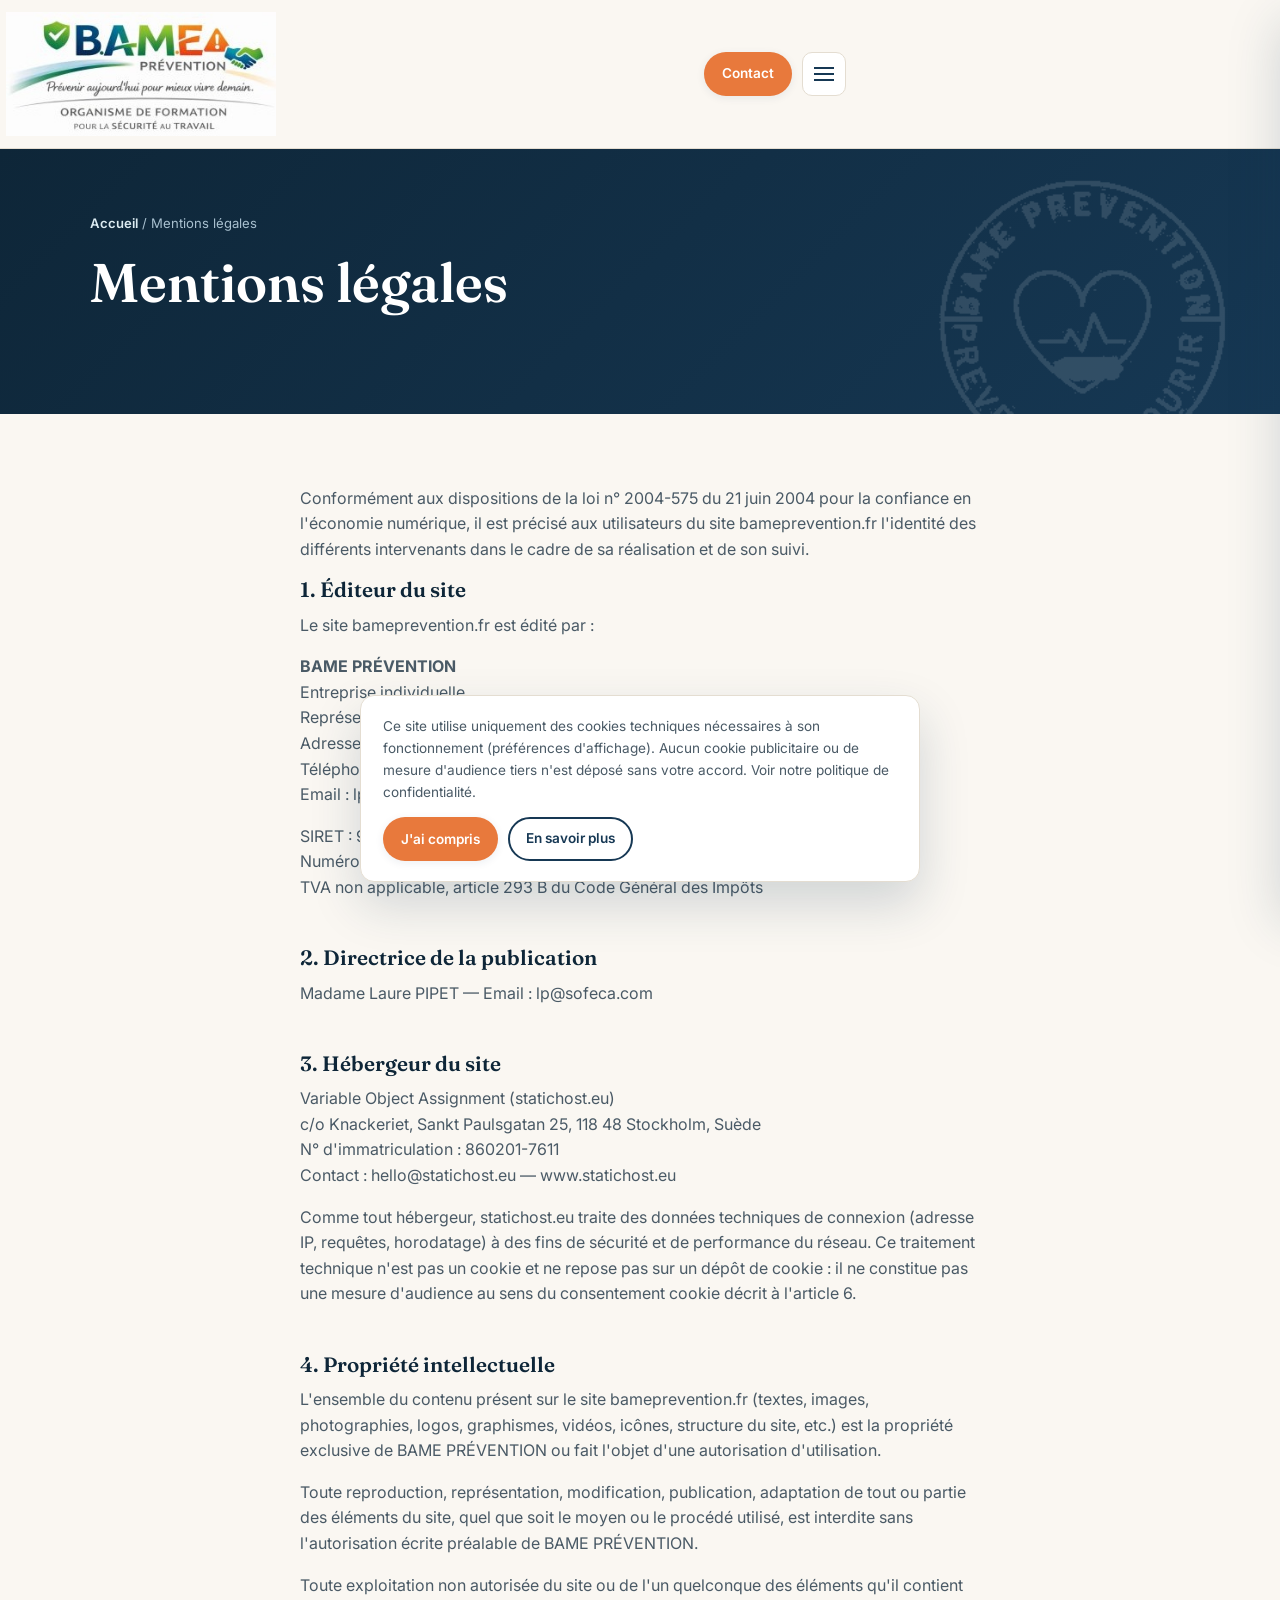
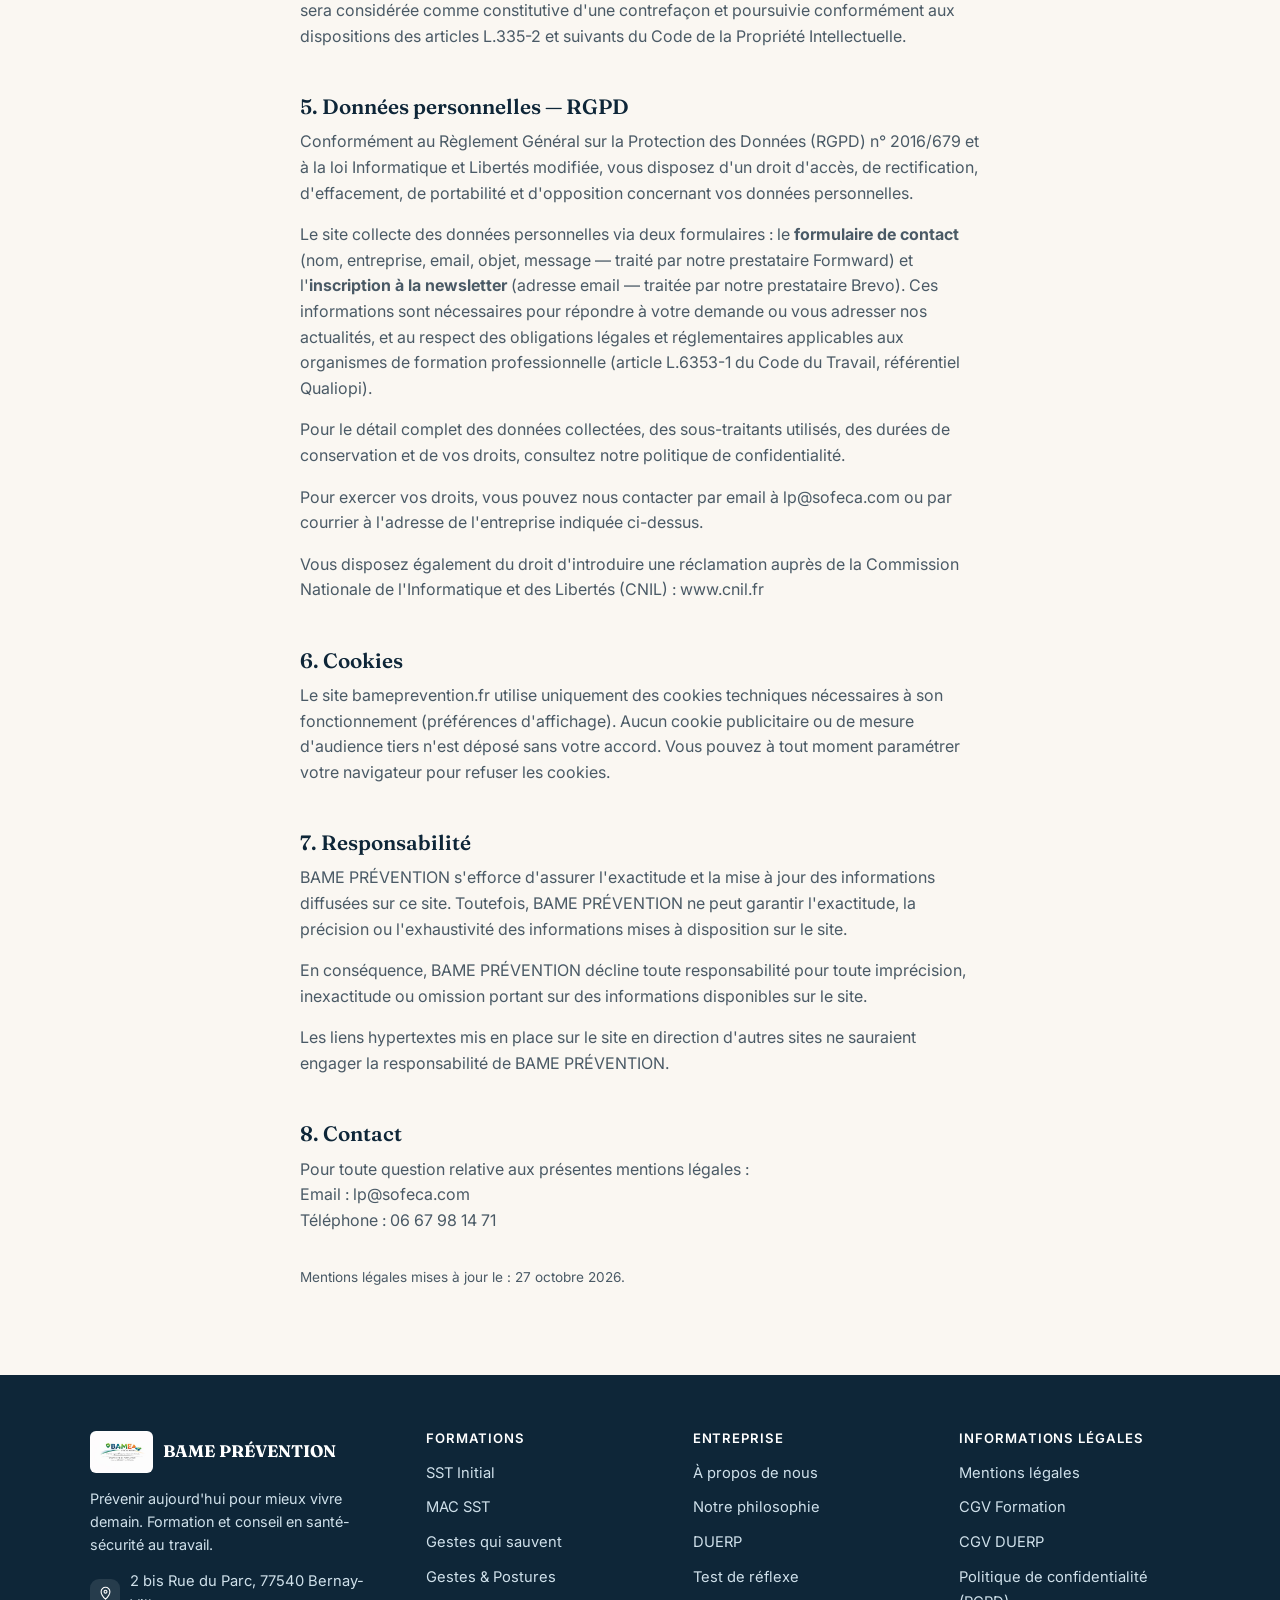
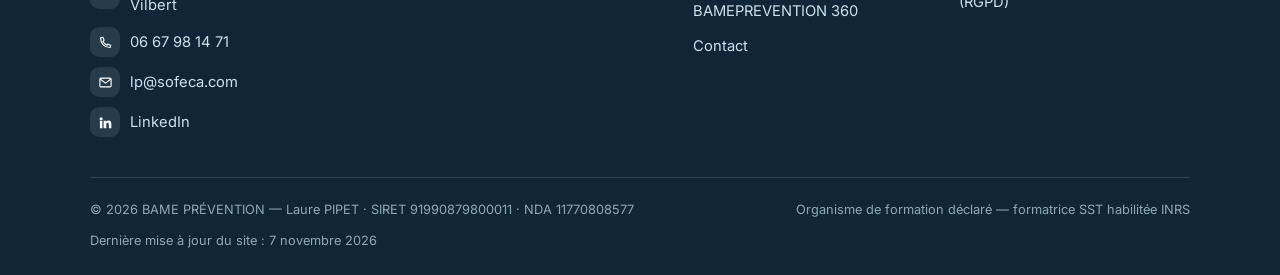
<file: mentions-legales.html>
<!doctype html>
<html lang="fr">
<head>
<meta charset="utf-8">
<meta name="viewport" content="width=device-width, initial-scale=1">
<title>Mentions légales — BAME PRÉVENTION</title>
<meta name="description" content="Mentions légales du site bameprevention.fr : éditeur, hébergeur, propriété intellectuelle et données personnelles.">
<link rel="canonical" href="https://www.bameprevention.fr/mentions-legales.html">
<link rel="icon" href="/assets/images/logo-bame.jpg">
<meta property="og:title" content="Mentions légales — BAME PRÉVENTION">
<meta property="og:description" content="Mentions légales du site bameprevention.fr : éditeur, hébergeur, propriété intellectuelle et données personnelles.">
<meta property="og:type" content="website">
<meta property="og:locale" content="fr_FR">
<meta property="og:url" content="https://www.bameprevention.fr/mentions-legales.html">
<meta property="og:image" content="https://www.bameprevention.fr/assets/images/logo-bame.jpg">
<meta name="twitter:card" content="summary">
<meta name="twitter:title" content="Mentions légales — BAME PRÉVENTION">
<meta name="twitter:description" content="Mentions légales du site bameprevention.fr : éditeur, hébergeur, propriété intellectuelle et données personnelles.">
<meta name="twitter:image" content="https://www.bameprevention.fr/assets/images/logo-bame.jpg">
<link rel="preconnect" href="https://fonts.googleapis.com">
<link rel="preconnect" href="https://fonts.gstatic.com" crossorigin>
<link href="https://fonts.googleapis.com/css2?family=Fraunces:wght@500;600;700&family=Inter:wght@400;500;600;700;800&display=swap" rel="stylesheet">
<link rel="stylesheet" href="/assets/css/style.css">
</head>
<body>
<a class="skip-link" href="#main">Aller au contenu</a>
<header class="site-header">
  <div class="container">
    <a class="brand" href="/index.html">
      <img class="brand-logo" src="/assets/images/logo-bame-cropped.jpg" alt="BAME PRÉVENTION">
    </a>
    <nav class="main-nav" aria-label="Navigation principale">
      <a href="/index.html">Accueil</a>
        <div class="nav-dropdown"><button type="button" aria-haspopup="true">Formations <svg width="12" height="8" viewBox="0 0 12 8" fill="none" aria-hidden="true"><path d="M1 1.5L6 6.5L11 1.5" stroke="currentColor" stroke-width="1.6" stroke-linecap="round" stroke-linejoin="round"/></svg></button><div class="nav-dropdown-panel"><a href="/sst.html">SST Initial</a><a href="/mac-sst.html">MAC SST</a><a href="/secours.html">Gestes qui sauvent</a><a href="/gestes-et-postures.html">Gestes &amp; Postures</a></div></div>
        <a href="/duerp.html">DUERP</a>
        <a href="/test-reflexe.html">Test de réflexe</a>
        <a href="/prevention-360.html">Prévention 360</a>
        <a href="/a-propos.html">À propos</a>
        <a href="/philosophie.html">Notre philosophie</a>
    </nav>
    <div class="header-cta">
      <a class="btn btn-primary btn-sm" href="/contact.html"><span class="btn-label-full">Nous contacter</span><span class="btn-label-short">Contact</span></a>
      <button class="nav-toggle" aria-label="Ouvrir le menu" aria-expanded="false">
        <span></span>
      </button>
    </div>
    <div class="header-qualiopi">
      <a href="/assets/documents/Certificat_Qualiopi_884511.pdf" target="_blank" rel="noopener"><img class="brand-qualiopi" src="/assets/images/logo-qualiopi.jpg" alt="Qualiopi — processus certifié"></a>
    </div>
  </div>
</header>
<div class="nav-scrim"></div>
<main id="main">

<section class="page-hero section--tight">
<img class="hero-watermark" src="/assets/images/watermark-seal.png" alt="" aria-hidden="true">
  <div class="container">
    <div class="breadcrumb"><a href="/index.html">Accueil</a> / Mentions légales</div>
    <h1>Mentions légales</h1>
  </div>
</section>
<section class="section">
  <div class="container legal">
    <p>Conformément aux dispositions de la loi n° 2004-575 du 21 juin 2004 pour la confiance en l'économie numérique, il est précisé aux utilisateurs du site bameprevention.fr l'identité des différents intervenants dans le cadre de sa réalisation et de son suivi.</p>

    <h2>1. Éditeur du site</h2>
    <p>Le site bameprevention.fr est édité par :</p>
    <p><strong>BAME PRÉVENTION</strong><br>
    Entreprise individuelle<br>
    Représentée par : Laure PIPET<br>
    Adresse : 2 bis Rue du Parc — 77540 Bernay-Vilbert, France<br>
    Téléphone : 06 67 98 14 71<br>
    Email : lp@sofeca.com</p>
    <p>SIRET : 91990879800011<br>
    Numéro de Déclaration d'Activité (NDA) : 11770808577<br>
    TVA non applicable, article 293 B du Code Général des Impôts</p>

    <h2>2. Directrice de la publication</h2>
    <p>Madame Laure PIPET — Email : lp@sofeca.com</p>

    <h2>3. Hébergeur du site</h2>
    <p>Variable Object Assignment (statichost.eu)<br>
    c/o Knackeriet, Sankt Paulsgatan 25, 118 48 Stockholm, Suède<br>
    N° d'immatriculation : 860201-7611<br>
    Contact : <a href="mailto:hello@statichost.eu">hello@statichost.eu</a> — <a href="https://www.statichost.eu" target="_blank" rel="noopener">www.statichost.eu</a></p>
    <p>Comme tout hébergeur, statichost.eu traite des données techniques de connexion (adresse IP, requêtes, horodatage) à des fins de sécurité et de performance du réseau. Ce traitement technique n'est pas un cookie et ne repose pas sur un dépôt de cookie : il ne constitue pas une mesure d'audience au sens du consentement cookie décrit à l'article 6.</p>

    <h2>4. Propriété intellectuelle</h2>
    <p>L'ensemble du contenu présent sur le site bameprevention.fr (textes, images, photographies, logos, graphismes, vidéos, icônes, structure du site, etc.) est la propriété exclusive de BAME PRÉVENTION ou fait l'objet d'une autorisation d'utilisation.</p>
    <p>Toute reproduction, représentation, modification, publication, adaptation de tout ou partie des éléments du site, quel que soit le moyen ou le procédé utilisé, est interdite sans l'autorisation écrite préalable de BAME PRÉVENTION.</p>
    <p>Toute exploitation non autorisée du site ou de l'un quelconque des éléments qu'il contient sera considérée comme constitutive d'une contrefaçon et poursuivie conformément aux dispositions des articles L.335-2 et suivants du Code de la Propriété Intellectuelle.</p>

    <h2>5. Données personnelles — RGPD</h2>
    <p>Conformément au Règlement Général sur la Protection des Données (RGPD) n° 2016/679 et à la loi Informatique et Libertés modifiée, vous disposez d'un droit d'accès, de rectification, d'effacement, de portabilité et d'opposition concernant vos données personnelles.</p>
    <p>Le site collecte des données personnelles via deux formulaires : le <strong>formulaire de contact</strong> (nom, entreprise, email, objet, message — traité par notre prestataire Formward) et l'<strong>inscription à la newsletter</strong> (adresse email — traitée par notre prestataire Brevo). Ces informations sont nécessaires pour répondre à votre demande ou vous adresser nos actualités, et au respect des obligations légales et réglementaires applicables aux organismes de formation professionnelle (article L.6353-1 du Code du Travail, référentiel Qualiopi).</p>
    <p>Pour le détail complet des données collectées, des sous-traitants utilisés, des durées de conservation et de vos droits, consultez notre <a href="/rgpd.html">politique de confidentialité</a>.</p>
    <p>Pour exercer vos droits, vous pouvez nous contacter par email à lp@sofeca.com ou par courrier à l'adresse de l'entreprise indiquée ci-dessus.</p>
    <p>Vous disposez également du droit d'introduire une réclamation auprès de la Commission Nationale de l'Informatique et des Libertés (CNIL) : <a href="https://www.cnil.fr" target="_blank" rel="noopener">www.cnil.fr</a></p>

    <h2>6. Cookies</h2>
    <p>Le site bameprevention.fr utilise uniquement des cookies techniques nécessaires à son fonctionnement (préférences d'affichage). Aucun cookie publicitaire ou de mesure d'audience tiers n'est déposé sans votre accord. Vous pouvez à tout moment paramétrer votre navigateur pour refuser les cookies.</p>

    <h2>7. Responsabilité</h2>
    <p>BAME PRÉVENTION s'efforce d'assurer l'exactitude et la mise à jour des informations diffusées sur ce site. Toutefois, BAME PRÉVENTION ne peut garantir l'exactitude, la précision ou l'exhaustivité des informations mises à disposition sur le site.</p>
    <p>En conséquence, BAME PRÉVENTION décline toute responsabilité pour toute imprécision, inexactitude ou omission portant sur des informations disponibles sur le site.</p>
    <p>Les liens hypertextes mis en place sur le site en direction d'autres sites ne sauraient engager la responsabilité de BAME PRÉVENTION.</p>

    <h2>8. Contact</h2>
    <p>Pour toute question relative aux présentes mentions légales :<br>Email : lp@sofeca.com<br>Téléphone : 06 67 98 14 71</p>

    <p class="muted" style="margin-top:2.5em;font-size:.85rem;">Mentions légales mises à jour le : 27 octobre 2026.</p>
  </div>
</section>

</main>
<footer class="site-footer">
  <div class="container">
    <div class="footer-grid">
      <div>
        <div class="footer-brand">
          <img src="/assets/images/logo-bame.jpg" alt="BAME PRÉVENTION">
          <span>BAME PRÉVENTION</span>
        </div>
        <p class="muted" style="color:#cfe0ea;font-size:.9rem;max-width:30ch;">Prévenir aujourd'hui pour mieux vivre demain. Formation et conseil en santé-sécurité au travail.</p>
        <div class="footer-contact">
          <div class="row"><div class="icon"><svg viewBox="0 0 24 24" fill="none" stroke="currentColor" stroke-width="1.8"><path d="M12 21s7-6.5 7-12a7 7 0 10-14 0c0 5.5 7 12 7 12z"/><circle cx="12" cy="9" r="2.3"/></svg></div><span>2 bis Rue du Parc, 77540 Bernay-Vilbert</span></div>
          <div class="row"><div class="icon"><svg viewBox="0 0 24 24" fill="none" stroke="currentColor" stroke-width="1.8"><path d="M4 4.5c0 9.1 6.4 15.5 15.5 15.5l.8-3.6-4.4-1.6-1.6 1.6a12 12 0 01-6.2-6.2l1.6-1.6L8.1 3.7 4.5 4.5z"/></svg></div><a href="tel:+33667981471">06 67 98 14 71</a></div>
          <div class="row"><div class="icon"><svg viewBox="0 0 24 24" fill="none" stroke="currentColor" stroke-width="1.8"><rect x="3" y="5" width="18" height="14" rx="2"/><path d="M3.5 6.5L12 13l8.5-6.5"/></svg></div><a href="mailto:lp@sofeca.com">lp@sofeca.com</a></div>
          <div class="row"><div class="icon"><svg viewBox="0 0 24 24" fill="currentColor"><path d="M4.98 3.5a2.5 2.5 0 1 1 0 5 2.5 2.5 0 0 1 0-5zM3 9h4v12H3zM9 9h3.8v1.7h.05c.53-1 1.82-2.05 3.75-2.05 4 0 4.75 2.6 4.75 6v6.35h-4v-5.63c0-1.34-.02-3.06-1.87-3.06-1.87 0-2.16 1.46-2.16 2.96V21H9z"/></svg></div><a href="https://www.linkedin.com/in/laure-le-solliec-pipet-certifi%C3%A9-qualiopi-pour-action-de-formation-81a190244/" target="_blank" rel="noopener">LinkedIn</a></div>
        </div>
      </div>
      <div>
        <h4>Formations</h4>
        <ul>
          <li><a href="/sst.html">SST Initial</a></li>
          <li><a href="/mac-sst.html">MAC SST</a></li>
          <li><a href="/secours.html">Gestes qui sauvent</a></li>
          <li><a href="/gestes-et-postures.html">Gestes &amp; Postures</a></li>
        </ul>
      </div>
      <div>
        <h4>Entreprise</h4>
        <ul>
          <li><a href="/a-propos.html">À propos de nous</a></li>
          <li><a href="/philosophie.html">Notre philosophie</a></li>
          <li><a href="/duerp.html">DUERP</a></li>
          <li><a href="/test-reflexe.html">Test de réflexe</a></li>
          <li><a href="/prevention-360.html">BAMEPREVENTION 360</a></li>
          <li><a href="/contact.html">Contact</a></li>
        </ul>
      </div>
      <div>
        <h4>Informations légales</h4>
        <ul>
          <li><a href="/mentions-legales.html">Mentions légales</a></li>
          <li><a href="/cgv-formation.html">CGV Formation</a></li>
          <li><a href="/cgv-duerp.html">CGV DUERP</a></li>
          <li><a href="/rgpd.html">Politique de confidentialité (RGPD)</a></li>
        </ul>
      </div>
    </div>
    <div class="footer-bottom">
      <span>&copy; <span data-current-year>2026</span> BAME PRÉVENTION — Laure PIPET · SIRET 91990879800011 · NDA 11770808577</span>
      <span>Organisme de formation déclaré — formatrice SST habilitée INRS</span>
      <span>Dernière mise à jour du site : 7 novembre 2026</span>
    </div>
  </div>
</footer>
<div class="cookie-banner" role="dialog" aria-label="Gestion des cookies">
  <p>Ce site utilise uniquement des cookies techniques nécessaires à son fonctionnement (préférences d'affichage). Aucun cookie publicitaire ou de mesure d'audience tiers n'est déposé sans votre accord. Voir notre <a href="/rgpd.html">politique de confidentialité</a>.</p>
  <div class="actions">
    <button class="btn btn-primary btn-sm" data-cookie-choice="accepted">J'ai compris</button>
    <a class="btn btn-outline btn-sm" href="/rgpd.html">En savoir plus</a>
  </div>
</div>
<script src="/assets/js/main.js"></script>
</body>
</html>
</file>
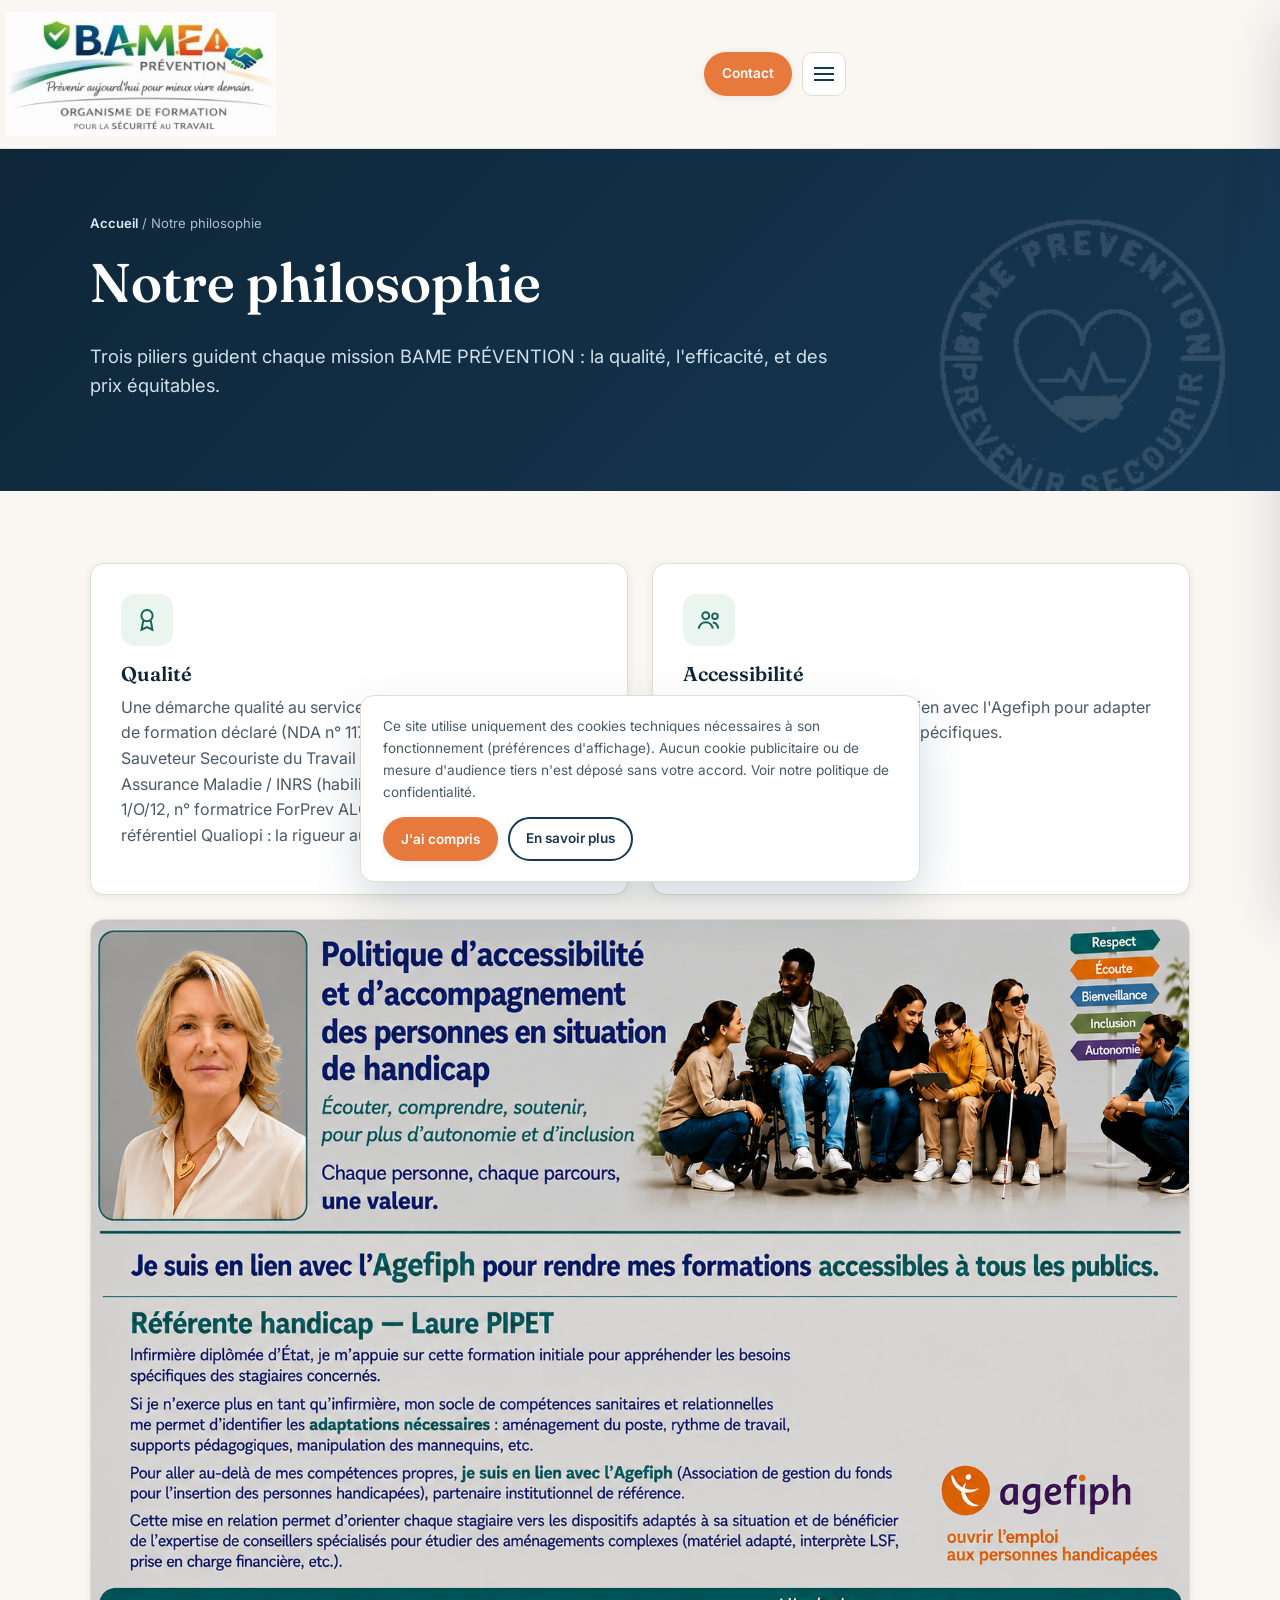
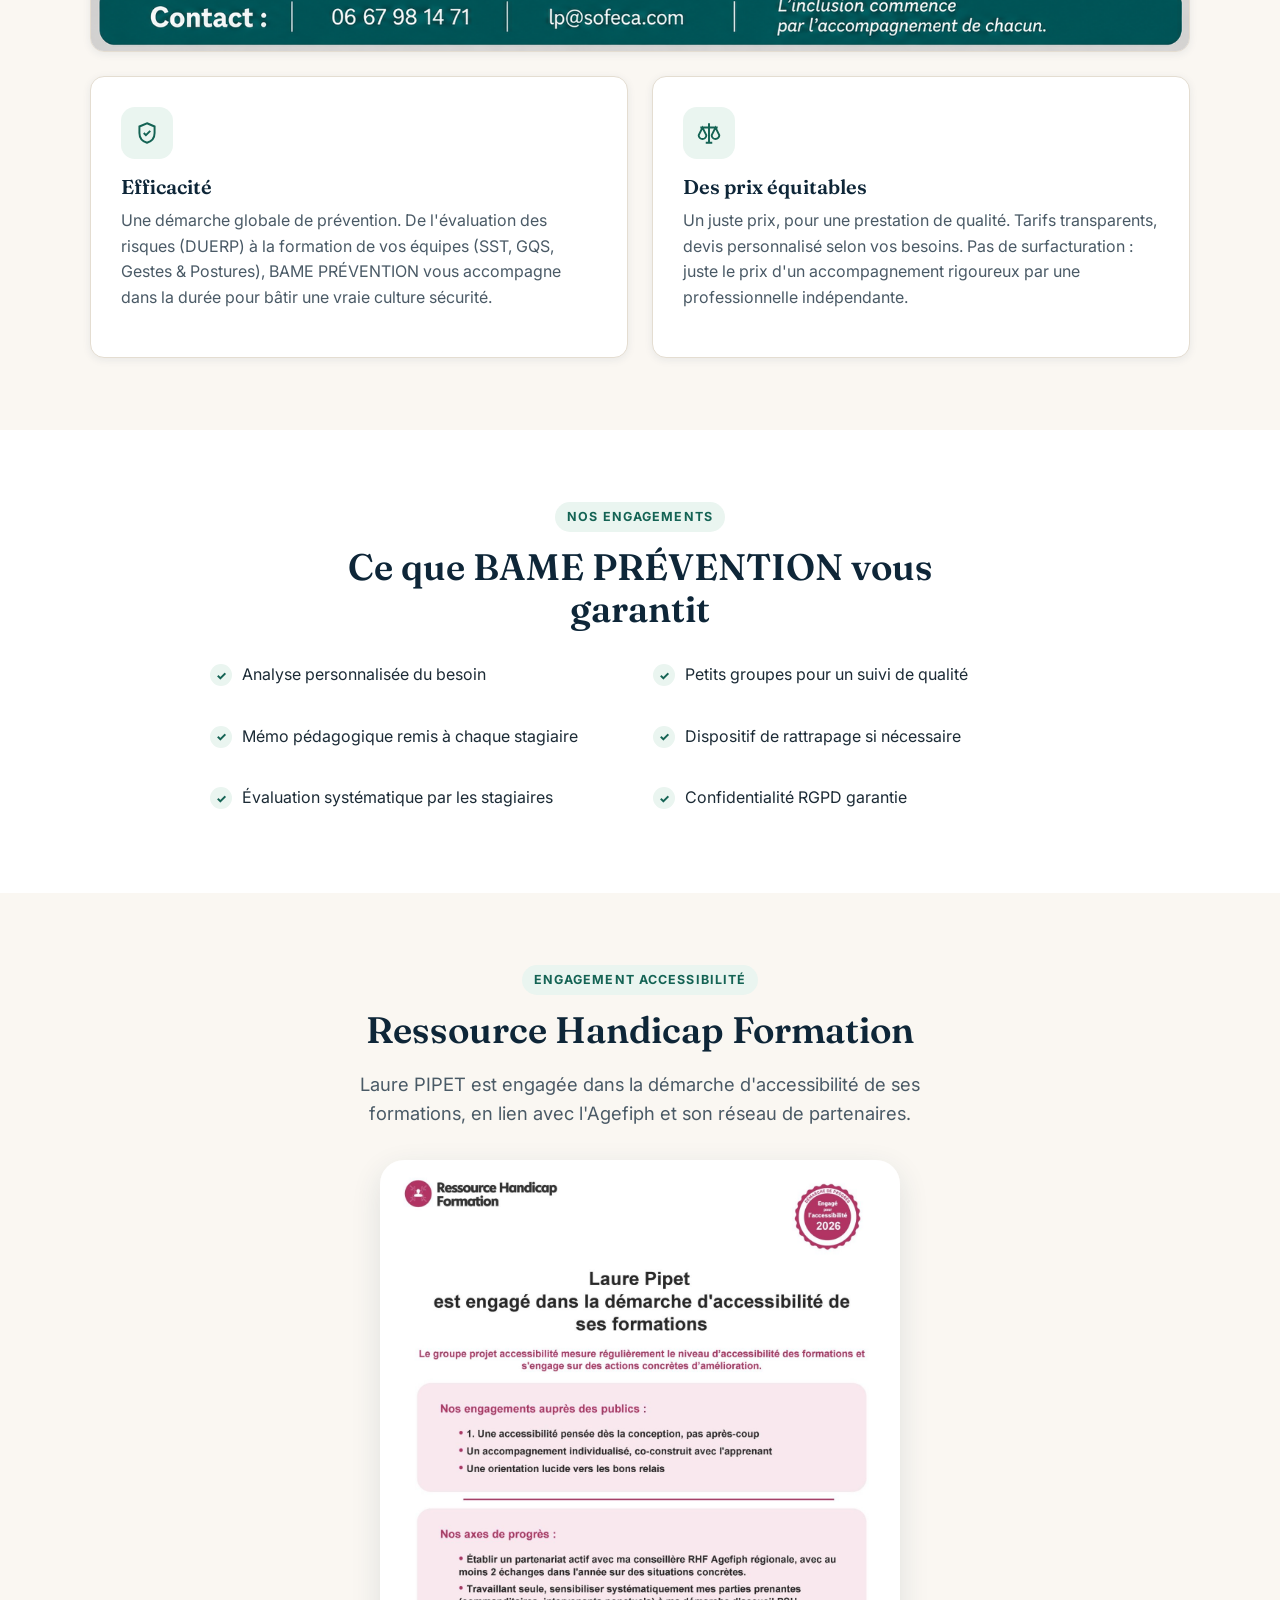
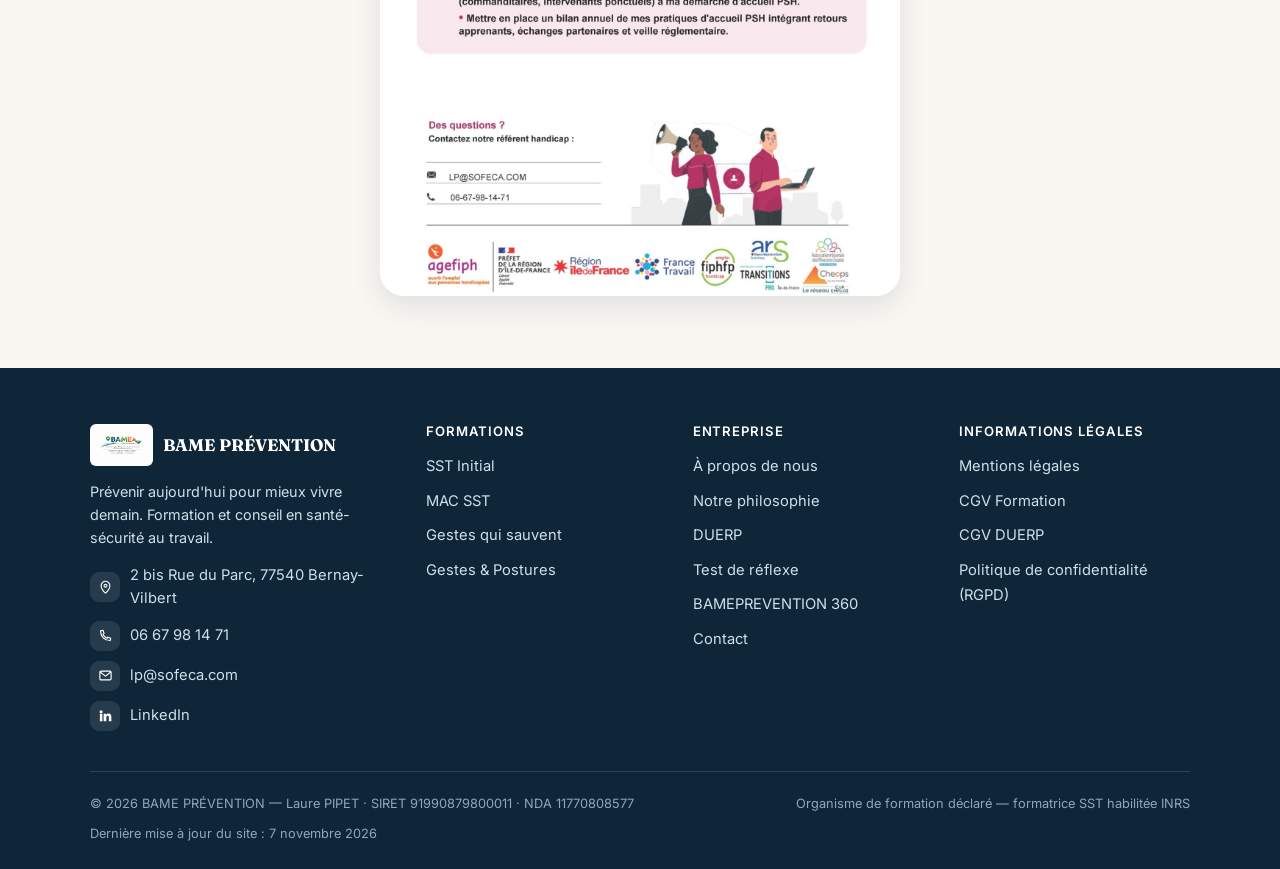
<file: philosophie.html>
<!doctype html>
<html lang="fr">
<head>
<meta charset="utf-8">
<meta name="viewport" content="width=device-width, initial-scale=1">
<title>Notre philosophie — BAME PRÉVENTION</title>
<meta name="description" content="Qualité, accessibilité, efficacité et prix équitables : les engagements de BAME PRÉVENTION pour une prévention durable.">
<link rel="canonical" href="https://www.bameprevention.fr/philosophie.html">
<link rel="icon" href="/assets/images/logo-bame.jpg">
<meta property="og:title" content="Notre philosophie — BAME PRÉVENTION">
<meta property="og:description" content="Qualité, accessibilité, efficacité et prix équitables : les engagements de BAME PRÉVENTION pour une prévention durable.">
<meta property="og:type" content="website">
<meta property="og:locale" content="fr_FR">
<meta property="og:url" content="https://www.bameprevention.fr/philosophie.html">
<meta property="og:image" content="https://www.bameprevention.fr/assets/images/logo-bame.jpg">
<meta name="twitter:card" content="summary">
<meta name="twitter:title" content="Notre philosophie — BAME PRÉVENTION">
<meta name="twitter:description" content="Qualité, accessibilité, efficacité et prix équitables : les engagements de BAME PRÉVENTION pour une prévention durable.">
<meta name="twitter:image" content="https://www.bameprevention.fr/assets/images/logo-bame.jpg">
<link rel="preconnect" href="https://fonts.googleapis.com">
<link rel="preconnect" href="https://fonts.gstatic.com" crossorigin>
<link href="https://fonts.googleapis.com/css2?family=Fraunces:wght@500;600;700&family=Inter:wght@400;500;600;700;800&display=swap" rel="stylesheet">
<link rel="stylesheet" href="/assets/css/style.css">
</head>
<body>
<a class="skip-link" href="#main">Aller au contenu</a>
<header class="site-header">
  <div class="container">
    <a class="brand" href="/index.html">
      <img class="brand-logo" src="/assets/images/logo-bame-cropped.jpg" alt="BAME PRÉVENTION">
    </a>
    <nav class="main-nav" aria-label="Navigation principale">
      <a href="/index.html">Accueil</a>
        <div class="nav-dropdown"><button type="button" aria-haspopup="true">Formations <svg width="12" height="8" viewBox="0 0 12 8" fill="none" aria-hidden="true"><path d="M1 1.5L6 6.5L11 1.5" stroke="currentColor" stroke-width="1.6" stroke-linecap="round" stroke-linejoin="round"/></svg></button><div class="nav-dropdown-panel"><a href="/sst.html">SST Initial</a><a href="/mac-sst.html">MAC SST</a><a href="/secours.html">Gestes qui sauvent</a><a href="/gestes-et-postures.html">Gestes &amp; Postures</a></div></div>
        <a href="/duerp.html">DUERP</a>
        <a href="/test-reflexe.html">Test de réflexe</a>
        <a href="/prevention-360.html">Prévention 360</a>
        <a href="/a-propos.html">À propos</a>
        <a href="/philosophie.html" aria-current="page">Notre philosophie</a>
    </nav>
    <div class="header-cta">
      <a class="btn btn-primary btn-sm" href="/contact.html"><span class="btn-label-full">Nous contacter</span><span class="btn-label-short">Contact</span></a>
      <button class="nav-toggle" aria-label="Ouvrir le menu" aria-expanded="false">
        <span></span>
      </button>
    </div>
    <div class="header-qualiopi">
      <a href="/assets/documents/Certificat_Qualiopi_884511.pdf" target="_blank" rel="noopener"><img class="brand-qualiopi" src="/assets/images/logo-qualiopi.jpg" alt="Qualiopi — processus certifié"></a>
    </div>
  </div>
</header>
<div class="nav-scrim"></div>
<main id="main">

<section class="page-hero">
<img class="hero-watermark" src="/assets/images/watermark-seal.png" alt="" aria-hidden="true">
  <div class="container">
    <div class="breadcrumb"><a href="/index.html">Accueil</a> / Notre philosophie</div>
    <h1>Notre philosophie</h1>
    <p class="lede">Trois piliers guident chaque mission BAME PRÉVENTION : la qualité, l'efficacité, et des prix équitables.</p>
  </div>
</section>

<section class="section">
  <div class="container">
    <div class="grid grid-2" style="gap:24px;">
      <div class="card">
        <div class="icon"><svg viewBox="0 0 24 24" fill="none" stroke="currentColor" stroke-width="1.8"><circle cx="12" cy="8" r="5.2"/><path d="M8.5 12.7L7 21l5-2.4L17 21l-1.5-8.3"/></svg></div>
        <h3>Qualité</h3>
        <p class="muted">Une démarche qualité au service de votre sécurité. Organisme de formation déclaré (NDA n° 11770808577), formatrice Sauveteur Secouriste du Travail habilitée par le réseau Assurance Maladie / INRS (habilitation n° H30859/2023/SST-1/O/12, n° formatrice ForPrev ALC27016), démarche inspirée du référentiel Qualiopi : la rigueur au service de votre confiance.</p>
      </div>
      <div class="card" id="accessibilite" style="scroll-margin-top:100px;">
        <div class="icon"><svg viewBox="0 0 24 24" fill="none" stroke="currentColor" stroke-width="1.8"><circle cx="9" cy="8" r="3.2"/><path d="M2.5 20c.6-3.6 3.3-6 6.5-6s5.9 2.4 6.5 6"/><circle cx="17.5" cy="8.5" r="2.6"/><path d="M15.5 14.3c2.5.2 4.6 2.3 5 5.7"/></svg></div>
        <h3>Accessibilité</h3>
        <p class="muted">Référente handicap dédiée, en lien avec l'Agefiph pour adapter chaque formation aux besoins spécifiques.</p>
        <a class="btn btn-outline btn-sm" style="margin-top:14px;" href="/assets/documents/Livret_Accueil_PSH.pdf" target="_blank" rel="noopener">Livret d'accueil PSH (PDF)</a>
      </div>
      <div class="card" style="grid-column:1/-1;padding:0;overflow:hidden;">
        <img src="/assets/images/accessibilite-agefiph.png" alt="Politique d'accessibilité et d'accompagnement des personnes en situation de handicap — en lien avec l'Agefiph" style="width:100%;">
      </div>
      <div class="card">
        <div class="icon"><svg viewBox="0 0 24 24" fill="none" stroke="currentColor" stroke-width="1.8"><path d="M12 3l7 3v6c0 4.5-3 7.8-7 9-4-1.2-7-4.5-7-9V6l7-3z"/><path d="M9 12l2 2 4-4"/></svg></div>
        <h3>Efficacité</h3>
        <p class="muted">Une démarche globale de prévention. De l'évaluation des risques (DUERP) à la formation de vos équipes (SST, GQS, Gestes &amp; Postures), BAME PRÉVENTION vous accompagne dans la durée pour bâtir une vraie culture sécurité.</p>
      </div>
      <div class="card">
        <div class="icon"><svg viewBox="0 0 24 24" fill="none" stroke="currentColor" stroke-width="1.8"><path d="M12 3v18M6 7l-3.5 7a3.5 3.5 0 007 0L6 7zm12 0l-3.5 7a3.5 3.5 0 007 0L18 7zM4 7h16M9 21h6"/></svg></div>
        <h3>Des prix équitables</h3>
        <p class="muted">Un juste prix, pour une prestation de qualité. Tarifs transparents, devis personnalisé selon vos besoins. Pas de surfacturation : juste le prix d'un accompagnement rigoureux par une professionnelle indépendante.</p>
      </div>
    </div>
  </div>
</section>

<section class="section section--alt">
  <div class="container">
    <div class="center" style="max-width:640px;margin-bottom:32px;">
      <span class="eyebrow">Nos engagements</span>
      <h2>Ce que BAME PRÉVENTION vous garantit</h2>
    </div>
    <ul class="check-list grid grid-2" style="max-width:860px;margin:0 auto;">
      <li>Analyse personnalisée du besoin</li>
      <li>Petits groupes pour un suivi de qualité</li>
      <li>Mémo pédagogique remis à chaque stagiaire</li>
      <li>Dispositif de rattrapage si nécessaire</li>
      <li>Évaluation systématique par les stagiaires</li>
      <li>Confidentialité RGPD garantie</li>
    </ul>
  </div>
</section>

<section class="section">
  <div class="container">
    <div class="center" style="max-width:640px;margin-bottom:32px;">
      <span class="eyebrow">Engagement accessibilité</span>
      <h2>Ressource Handicap Formation</h2>
      <p class="lede center">Laure PIPET est engagée dans la démarche d'accessibilité de ses formations, en lien avec l'Agefiph et son réseau de partenaires.</p>
    </div>
    <img src="/assets/images/ressource-handicap-formation.jpg" alt="Ressource Handicap Formation — Laure Pipet est engagée dans la démarche d'accessibilité de ses formations" style="max-width:520px;margin:0 auto;border-radius:var(--radius-lg);box-shadow:var(--shadow-md);">
  </div>
</section>

</main>
<footer class="site-footer">
  <div class="container">
    <div class="footer-grid">
      <div>
        <div class="footer-brand">
          <img src="/assets/images/logo-bame.jpg" alt="BAME PRÉVENTION">
          <span>BAME PRÉVENTION</span>
        </div>
        <p class="muted" style="color:#cfe0ea;font-size:.9rem;max-width:30ch;">Prévenir aujourd'hui pour mieux vivre demain. Formation et conseil en santé-sécurité au travail.</p>
        <div class="footer-contact">
          <div class="row"><div class="icon"><svg viewBox="0 0 24 24" fill="none" stroke="currentColor" stroke-width="1.8"><path d="M12 21s7-6.5 7-12a7 7 0 10-14 0c0 5.5 7 12 7 12z"/><circle cx="12" cy="9" r="2.3"/></svg></div><span>2 bis Rue du Parc, 77540 Bernay-Vilbert</span></div>
          <div class="row"><div class="icon"><svg viewBox="0 0 24 24" fill="none" stroke="currentColor" stroke-width="1.8"><path d="M4 4.5c0 9.1 6.4 15.5 15.5 15.5l.8-3.6-4.4-1.6-1.6 1.6a12 12 0 01-6.2-6.2l1.6-1.6L8.1 3.7 4.5 4.5z"/></svg></div><a href="tel:+33667981471">06 67 98 14 71</a></div>
          <div class="row"><div class="icon"><svg viewBox="0 0 24 24" fill="none" stroke="currentColor" stroke-width="1.8"><rect x="3" y="5" width="18" height="14" rx="2"/><path d="M3.5 6.5L12 13l8.5-6.5"/></svg></div><a href="mailto:lp@sofeca.com">lp@sofeca.com</a></div>
          <div class="row"><div class="icon"><svg viewBox="0 0 24 24" fill="currentColor"><path d="M4.98 3.5a2.5 2.5 0 1 1 0 5 2.5 2.5 0 0 1 0-5zM3 9h4v12H3zM9 9h3.8v1.7h.05c.53-1 1.82-2.05 3.75-2.05 4 0 4.75 2.6 4.75 6v6.35h-4v-5.63c0-1.34-.02-3.06-1.87-3.06-1.87 0-2.16 1.46-2.16 2.96V21H9z"/></svg></div><a href="https://www.linkedin.com/in/laure-le-solliec-pipet-certifi%C3%A9-qualiopi-pour-action-de-formation-81a190244/" target="_blank" rel="noopener">LinkedIn</a></div>
        </div>
      </div>
      <div>
        <h4>Formations</h4>
        <ul>
          <li><a href="/sst.html">SST Initial</a></li>
          <li><a href="/mac-sst.html">MAC SST</a></li>
          <li><a href="/secours.html">Gestes qui sauvent</a></li>
          <li><a href="/gestes-et-postures.html">Gestes &amp; Postures</a></li>
        </ul>
      </div>
      <div>
        <h4>Entreprise</h4>
        <ul>
          <li><a href="/a-propos.html">À propos de nous</a></li>
          <li><a href="/philosophie.html">Notre philosophie</a></li>
          <li><a href="/duerp.html">DUERP</a></li>
          <li><a href="/test-reflexe.html">Test de réflexe</a></li>
          <li><a href="/prevention-360.html">BAMEPREVENTION 360</a></li>
          <li><a href="/contact.html">Contact</a></li>
        </ul>
      </div>
      <div>
        <h4>Informations légales</h4>
        <ul>
          <li><a href="/mentions-legales.html">Mentions légales</a></li>
          <li><a href="/cgv-formation.html">CGV Formation</a></li>
          <li><a href="/cgv-duerp.html">CGV DUERP</a></li>
          <li><a href="/rgpd.html">Politique de confidentialité (RGPD)</a></li>
        </ul>
      </div>
    </div>
    <div class="footer-bottom">
      <span>&copy; <span data-current-year>2026</span> BAME PRÉVENTION — Laure PIPET · SIRET 91990879800011 · NDA 11770808577</span>
      <span>Organisme de formation déclaré — formatrice SST habilitée INRS</span>
      <span>Dernière mise à jour du site : 7 novembre 2026</span>
    </div>
  </div>
</footer>
<div class="cookie-banner" role="dialog" aria-label="Gestion des cookies">
  <p>Ce site utilise uniquement des cookies techniques nécessaires à son fonctionnement (préférences d'affichage). Aucun cookie publicitaire ou de mesure d'audience tiers n'est déposé sans votre accord. Voir notre <a href="/rgpd.html">politique de confidentialité</a>.</p>
  <div class="actions">
    <button class="btn btn-primary btn-sm" data-cookie-choice="accepted">J'ai compris</button>
    <a class="btn btn-outline btn-sm" href="/rgpd.html">En savoir plus</a>
  </div>
</div>
<script src="/assets/js/main.js"></script>
</body>
</html>
</file>
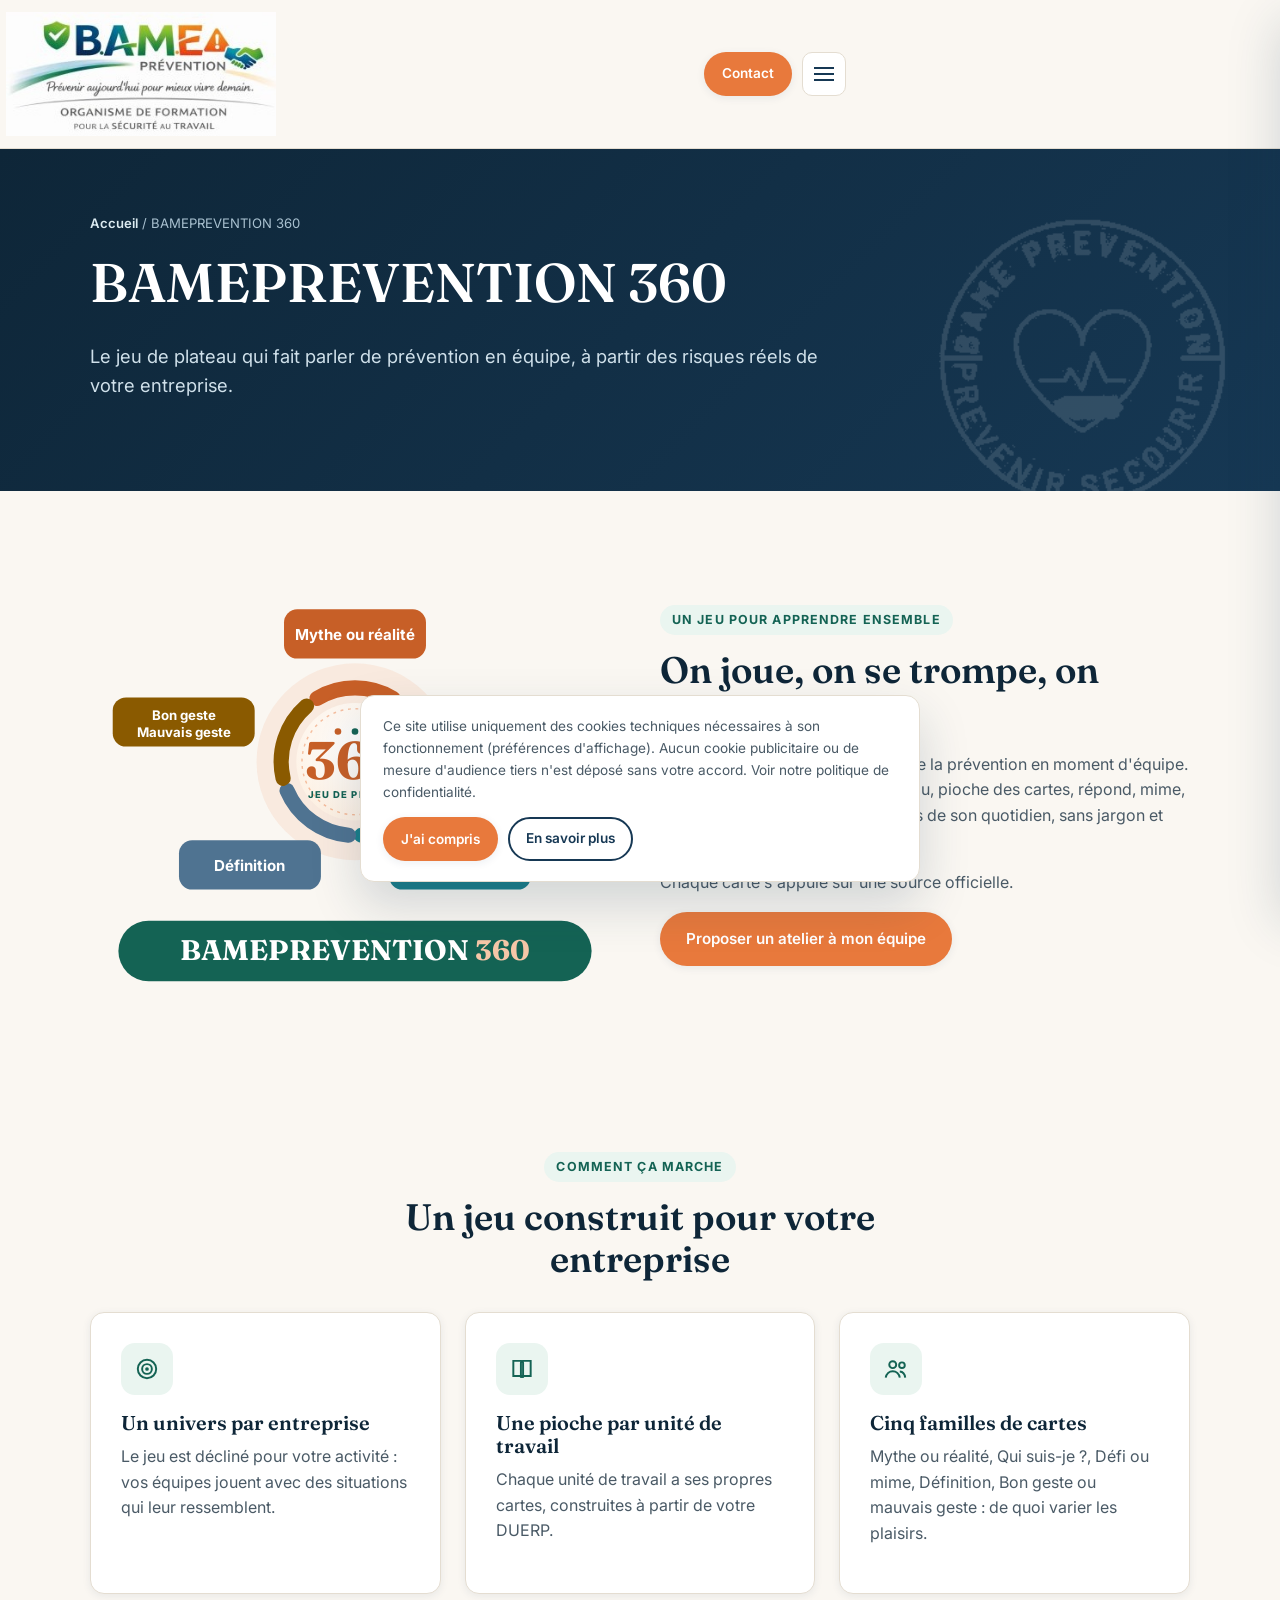
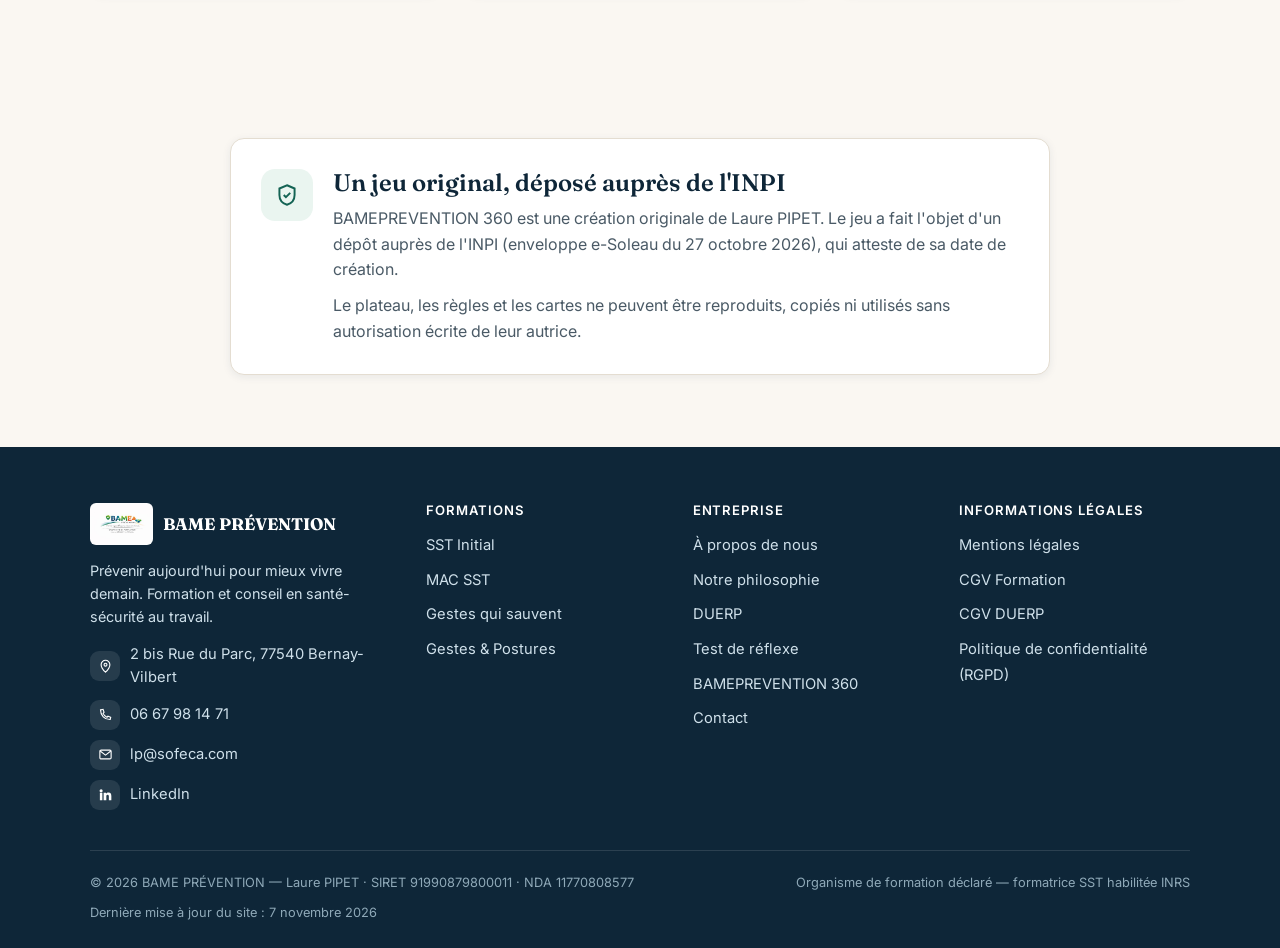
<file: prevention-360.html>
<!doctype html>
<html lang="fr">
<head>
<meta charset="utf-8">
<meta name="viewport" content="width=device-width, initial-scale=1">
<title>BAMEPREVENTION 360 — Le jeu de plateau de prévention</title>
<meta name="description" content="BAMEPREVENTION 360 : un jeu de plateau original pour parler de prévention en équipe, à partir des risques réels de votre entreprise. Déposé auprès de l'INPI.">
<link rel="canonical" href="https://www.bameprevention.fr/prevention-360.html">
<link rel="icon" href="/assets/images/logo-bame.jpg">
<meta property="og:title" content="BAMEPREVENTION 360 — Le jeu de plateau de prévention">
<meta property="og:description" content="BAMEPREVENTION 360 : un jeu de plateau original pour parler de prévention en équipe, à partir des risques réels de votre entreprise. Déposé auprès de l'INPI.">
<meta property="og:type" content="website">
<meta property="og:locale" content="fr_FR">
<meta property="og:url" content="https://www.bameprevention.fr/prevention-360.html">
<meta property="og:image" content="https://www.bameprevention.fr/assets/images/logo-bame.jpg">
<meta name="twitter:card" content="summary">
<meta name="twitter:title" content="BAMEPREVENTION 360 — Le jeu de plateau de prévention">
<meta name="twitter:description" content="BAMEPREVENTION 360 : un jeu de plateau original pour parler de prévention en équipe, à partir des risques réels de votre entreprise. Déposé auprès de l'INPI.">
<meta name="twitter:image" content="https://www.bameprevention.fr/assets/images/logo-bame.jpg">
<link rel="preconnect" href="https://fonts.googleapis.com">
<link rel="preconnect" href="https://fonts.gstatic.com" crossorigin>
<link href="https://fonts.googleapis.com/css2?family=Fraunces:wght@500;600;700&family=Inter:wght@400;500;600;700;800&display=swap" rel="stylesheet">
<link rel="stylesheet" href="/assets/css/style.css">
</head>
<body>
<a class="skip-link" href="#main">Aller au contenu</a>
<header class="site-header">
  <div class="container">
    <a class="brand" href="/index.html">
      <img class="brand-logo" src="/assets/images/logo-bame-cropped.jpg" alt="BAME PRÉVENTION">
    </a>
    <nav class="main-nav" aria-label="Navigation principale">
      <a href="/index.html">Accueil</a>
        <div class="nav-dropdown"><button type="button" aria-haspopup="true">Formations <svg width="12" height="8" viewBox="0 0 12 8" fill="none" aria-hidden="true"><path d="M1 1.5L6 6.5L11 1.5" stroke="currentColor" stroke-width="1.6" stroke-linecap="round" stroke-linejoin="round"/></svg></button><div class="nav-dropdown-panel"><a href="/sst.html">SST Initial</a><a href="/mac-sst.html">MAC SST</a><a href="/secours.html">Gestes qui sauvent</a><a href="/gestes-et-postures.html">Gestes &amp; Postures</a></div></div>
        <a href="/duerp.html">DUERP</a>
        <a href="/test-reflexe.html">Test de réflexe</a>
        <a href="/prevention-360.html" aria-current="page">Prévention 360</a>
        <a href="/a-propos.html">À propos</a>
        <a href="/philosophie.html">Notre philosophie</a>
    </nav>
    <div class="header-cta">
      <a class="btn btn-primary btn-sm" href="/contact.html"><span class="btn-label-full">Nous contacter</span><span class="btn-label-short">Contact</span></a>
      <button class="nav-toggle" aria-label="Ouvrir le menu" aria-expanded="false">
        <span></span>
      </button>
    </div>
    <div class="header-qualiopi">
      <a href="/assets/documents/Certificat_Qualiopi_884511.pdf" target="_blank" rel="noopener"><img class="brand-qualiopi" src="/assets/images/logo-qualiopi.jpg" alt="Qualiopi — processus certifié"></a>
    </div>
  </div>
</header>
<div class="nav-scrim"></div>
<main id="main">

<section class="page-hero">
<img class="hero-watermark" src="/assets/images/watermark-seal.png" alt="" aria-hidden="true">
  <div class="container">
    <div class="breadcrumb"><a href="/index.html">Accueil</a> / BAMEPREVENTION 360</div>
    <h1>BAMEPREVENTION 360</h1>
    <p class="lede">Le jeu de plateau qui fait parler de prévention en équipe, à partir des risques réels de votre entreprise.</p>
  </div>
</section>

<section class="section">
  <div class="container">
    <div class="grid grid-2" style="gap:40px;align-items:center;">
      <div><svg class="visuel-360" viewBox="0 0 560 470" role="img" aria-labelledby="v360t v360d" xmlns="http://www.w3.org/2000/svg">
  <title id="v360t">BAMEPREVENTION 360</title>
  <desc id="v360d">Au centre, le logo 360. Autour, les cinq familles de cartes du jeu : Mythe ou réalité, Qui suis-je ?, Défi ou mime, Définition, Bon geste ou mauvais geste.</desc>
  <defs>
    <radialGradient id="v360g" cx="50%" cy="35%" r="75%"><stop offset="0" stop-color="#ffffff"/><stop offset="1" stop-color="#fdeede"/></radialGradient>
  </defs>
  <circle cx="280" cy="210" r="104" fill="#e8793c" opacity=".10"/>
  <g fill="none" stroke-width="16" stroke-linecap="round">
    <path d="M239.8 143.1 A78 78 0 0 1 320.2 143.1" stroke="#c75f27"/>
    <path d="M331.2 151.1 A78 78 0 0 1 356.0 227.5" stroke="#146354"/>
    <path d="M351.8 240.5 A78 78 0 0 1 286.8 287.7" stroke="#1b7f8a"/>
    <path d="M273.2 287.7 A78 78 0 0 1 208.2 240.5" stroke="#4f7391"/>
    <path d="M204.0 227.5 A78 78 0 0 1 228.8 151.1" stroke="#8a5a00"/>
  </g>
  <circle cx="280" cy="210" r="62" fill="url(#v360g)"/>
  <circle cx="280" cy="210" r="56" fill="none" stroke="#e8793c" stroke-opacity=".45" stroke-width="1.5" stroke-dasharray="3 5"/>
  <g fill="#c75f27"><circle cx="262" cy="178" r="3.5"/></g><g fill="#146354"><circle cx="280" cy="178" r="3.5"/></g><g fill="#1b7f8a"><circle cx="298" cy="178" r="3.5"/></g>
  <text x="280" y="228" text-anchor="middle" font-family="Fraunces, Georgia, serif" font-size="56" font-weight="700" fill="#c75f27">360</text>
  <text x="280" y="248" text-anchor="middle" font-family="Inter, Arial, sans-serif" font-size="10" font-weight="800" letter-spacing="1.2" fill="#146354">JEU DE PLATEAU</text>
  <g font-family="Inter, Arial, sans-serif" font-size="16" font-weight="700" text-anchor="middle">
    <rect x="205" y="49" width="150" height="52" rx="14" fill="#c75f27"/><text x="280" y="81" fill="#ffffff">Mythe ou réalité</text>
    <rect x="385" y="142" width="150" height="52" rx="14" fill="#146354"/><text x="460" y="174" fill="#ffffff">Qui suis-je ?</text>
    <rect x="316" y="293" width="150" height="52" rx="14" fill="#1b7f8a"/><text x="391" y="325" fill="#ffffff">Défi / Mime</text>
    <rect x="94" y="293" width="150" height="52" rx="14" fill="#4f7391"/><text x="169" y="325" fill="#ffffff">Définition</text>
    <rect x="24" y="142" width="150" height="52" rx="14" fill="#8a5a00"/><text x="99" y="166" fill="#ffffff" font-size="14">Bon geste</text><text x="99" y="184" fill="#ffffff" font-size="14">Mauvais geste</text>
  </g>
  <rect x="30" y="378" width="500" height="64" rx="32" fill="#146354"/>
  <text x="280" y="420" text-anchor="middle" font-family="Fraunces, Georgia, serif" font-size="30" font-weight="700" fill="#ffffff">BAMEPREVENTION <tspan fill="#f6c7a8">360</tspan></text>
</svg></div>
      <div>
        <span class="eyebrow">Un jeu pour apprendre ensemble</span>
        <h2>On joue, on se trompe, on recommence</h2>
        <p class="muted">BAMEPREVENTION 360 transforme la prévention en moment d'équipe. Chaque joueur avance sur le plateau, pioche des cartes, répond, mime, définit, et découvre les bons gestes de son quotidien, sans jargon et sans pression.</p>
        <p class="muted">Chaque carte s'appuie sur une source officielle.</p>
        <a class="btn btn-primary" href="/contact.html">Proposer un atelier à mon équipe</a>
      </div>
    </div>
  </div>
</section>

<section class="section" style="background:var(--cream);">
  <div class="container">
    <div class="center" style="max-width:640px;margin:0 auto 32px;">
      <span class="eyebrow">Comment ça marche</span>
      <h2>Un jeu construit pour votre entreprise</h2>
    </div>
    <div class="grid grid-3" style="gap:24px;">
      <div class="card">
        <div class="icon"><svg viewBox="0 0 24 24" fill="none" stroke="currentColor" stroke-width="1.8"><circle cx="12" cy="12" r="8.5"/><circle cx="12" cy="12" r="4.5"/><circle cx="12" cy="12" r=".8" fill="currentColor"/></svg></div>
        <h3>Un univers par entreprise</h3>
        <p class="muted">Le jeu est décliné pour votre activité : vos équipes jouent avec des situations qui leur ressemblent.</p>
      </div>
      <div class="card">
        <div class="icon"><svg viewBox="0 0 24 24" fill="none" stroke="currentColor" stroke-width="1.8"><path d="M4 4.5h7A2 2 0 0113 6.5V20a2 2 0 00-2-1.5H4V4.5z"/><path d="M20 4.5h-7a2 2 0 00-2 2V20a2 2 0 012-1.5h7V4.5z"/></svg></div>
        <h3>Une pioche par unité de travail</h3>
        <p class="muted">Chaque unité de travail a ses propres cartes, construites à partir de votre DUERP.</p>
      </div>
      <div class="card">
        <div class="icon"><svg viewBox="0 0 24 24" fill="none" stroke="currentColor" stroke-width="1.8"><circle cx="9" cy="8" r="3.2"/><path d="M2.5 20c.6-3.6 3.3-6 6.5-6s5.9 2.4 6.5 6"/><circle cx="17.5" cy="8.5" r="2.6"/><path d="M15.5 14.3c2.5.2 4.6 2.3 5 5.7"/></svg></div>
        <h3>Cinq familles de cartes</h3>
        <p class="muted">Mythe ou réalité, Qui suis-je ?, Défi ou mime, Définition, Bon geste ou mauvais geste : de quoi varier les plaisirs.</p>
      </div>
    </div>
  </div>
</section>

<section class="section">
  <div class="container">
    <div class="card" style="max-width:820px;margin:0 auto;display:flex;gap:20px;align-items:flex-start;">
      <div class="icon" style="margin:0;flex:none;"><svg viewBox="0 0 24 24" fill="none" stroke="currentColor" stroke-width="1.8"><path d="M12 3l7 3v6c0 4.5-3 7.8-7 9-4-1.2-7-4.5-7-9V6l7-3z"/><path d="M9 12l2 2 4-4"/></svg></div>
      <div>
        <h2 style="font-size:1.5rem;margin:0 0 10px;">Un jeu original, déposé auprès de l'INPI</h2>
        <p class="muted" style="margin:0 0 10px;">BAMEPREVENTION 360 est une création originale de Laure PIPET. Le jeu a fait l'objet d'un dépôt auprès de l'INPI (enveloppe e-Soleau du 27 octobre 2026), qui atteste de sa date de création.</p>
        <p class="muted" style="margin:0;">Le plateau, les règles et les cartes ne peuvent être reproduits, copiés ni utilisés sans autorisation écrite de leur autrice.</p>
      </div>
    </div>
  </div>
</section>

</main>
<footer class="site-footer">
  <div class="container">
    <div class="footer-grid">
      <div>
        <div class="footer-brand">
          <img src="/assets/images/logo-bame.jpg" alt="BAME PRÉVENTION">
          <span>BAME PRÉVENTION</span>
        </div>
        <p class="muted" style="color:#cfe0ea;font-size:.9rem;max-width:30ch;">Prévenir aujourd'hui pour mieux vivre demain. Formation et conseil en santé-sécurité au travail.</p>
        <div class="footer-contact">
          <div class="row"><div class="icon"><svg viewBox="0 0 24 24" fill="none" stroke="currentColor" stroke-width="1.8"><path d="M12 21s7-6.5 7-12a7 7 0 10-14 0c0 5.5 7 12 7 12z"/><circle cx="12" cy="9" r="2.3"/></svg></div><span>2 bis Rue du Parc, 77540 Bernay-Vilbert</span></div>
          <div class="row"><div class="icon"><svg viewBox="0 0 24 24" fill="none" stroke="currentColor" stroke-width="1.8"><path d="M4 4.5c0 9.1 6.4 15.5 15.5 15.5l.8-3.6-4.4-1.6-1.6 1.6a12 12 0 01-6.2-6.2l1.6-1.6L8.1 3.7 4.5 4.5z"/></svg></div><a href="tel:+33667981471">06 67 98 14 71</a></div>
          <div class="row"><div class="icon"><svg viewBox="0 0 24 24" fill="none" stroke="currentColor" stroke-width="1.8"><rect x="3" y="5" width="18" height="14" rx="2"/><path d="M3.5 6.5L12 13l8.5-6.5"/></svg></div><a href="mailto:lp@sofeca.com">lp@sofeca.com</a></div>
          <div class="row"><div class="icon"><svg viewBox="0 0 24 24" fill="currentColor"><path d="M4.98 3.5a2.5 2.5 0 1 1 0 5 2.5 2.5 0 0 1 0-5zM3 9h4v12H3zM9 9h3.8v1.7h.05c.53-1 1.82-2.05 3.75-2.05 4 0 4.75 2.6 4.75 6v6.35h-4v-5.63c0-1.34-.02-3.06-1.87-3.06-1.87 0-2.16 1.46-2.16 2.96V21H9z"/></svg></div><a href="https://www.linkedin.com/in/laure-le-solliec-pipet-certifi%C3%A9-qualiopi-pour-action-de-formation-81a190244/" target="_blank" rel="noopener">LinkedIn</a></div>
        </div>
      </div>
      <div>
        <h4>Formations</h4>
        <ul>
          <li><a href="/sst.html">SST Initial</a></li>
          <li><a href="/mac-sst.html">MAC SST</a></li>
          <li><a href="/secours.html">Gestes qui sauvent</a></li>
          <li><a href="/gestes-et-postures.html">Gestes &amp; Postures</a></li>
        </ul>
      </div>
      <div>
        <h4>Entreprise</h4>
        <ul>
          <li><a href="/a-propos.html">À propos de nous</a></li>
          <li><a href="/philosophie.html">Notre philosophie</a></li>
          <li><a href="/duerp.html">DUERP</a></li>
          <li><a href="/test-reflexe.html">Test de réflexe</a></li>
          <li><a href="/prevention-360.html">BAMEPREVENTION 360</a></li>
          <li><a href="/contact.html">Contact</a></li>
        </ul>
      </div>
      <div>
        <h4>Informations légales</h4>
        <ul>
          <li><a href="/mentions-legales.html">Mentions légales</a></li>
          <li><a href="/cgv-formation.html">CGV Formation</a></li>
          <li><a href="/cgv-duerp.html">CGV DUERP</a></li>
          <li><a href="/rgpd.html">Politique de confidentialité (RGPD)</a></li>
        </ul>
      </div>
    </div>
    <div class="footer-bottom">
      <span>&copy; <span data-current-year>2026</span> BAME PRÉVENTION — Laure PIPET · SIRET 91990879800011 · NDA 11770808577</span>
      <span>Organisme de formation déclaré — formatrice SST habilitée INRS</span>
      <span>Dernière mise à jour du site : 7 novembre 2026</span>
    </div>
  </div>
</footer>
<div class="cookie-banner" role="dialog" aria-label="Gestion des cookies">
  <p>Ce site utilise uniquement des cookies techniques nécessaires à son fonctionnement (préférences d'affichage). Aucun cookie publicitaire ou de mesure d'audience tiers n'est déposé sans votre accord. Voir notre <a href="/rgpd.html">politique de confidentialité</a>.</p>
  <div class="actions">
    <button class="btn btn-primary btn-sm" data-cookie-choice="accepted">J'ai compris</button>
    <a class="btn btn-outline btn-sm" href="/rgpd.html">En savoir plus</a>
  </div>
</div>
<script src="/assets/js/main.js"></script>
</body>
</html>
</file>
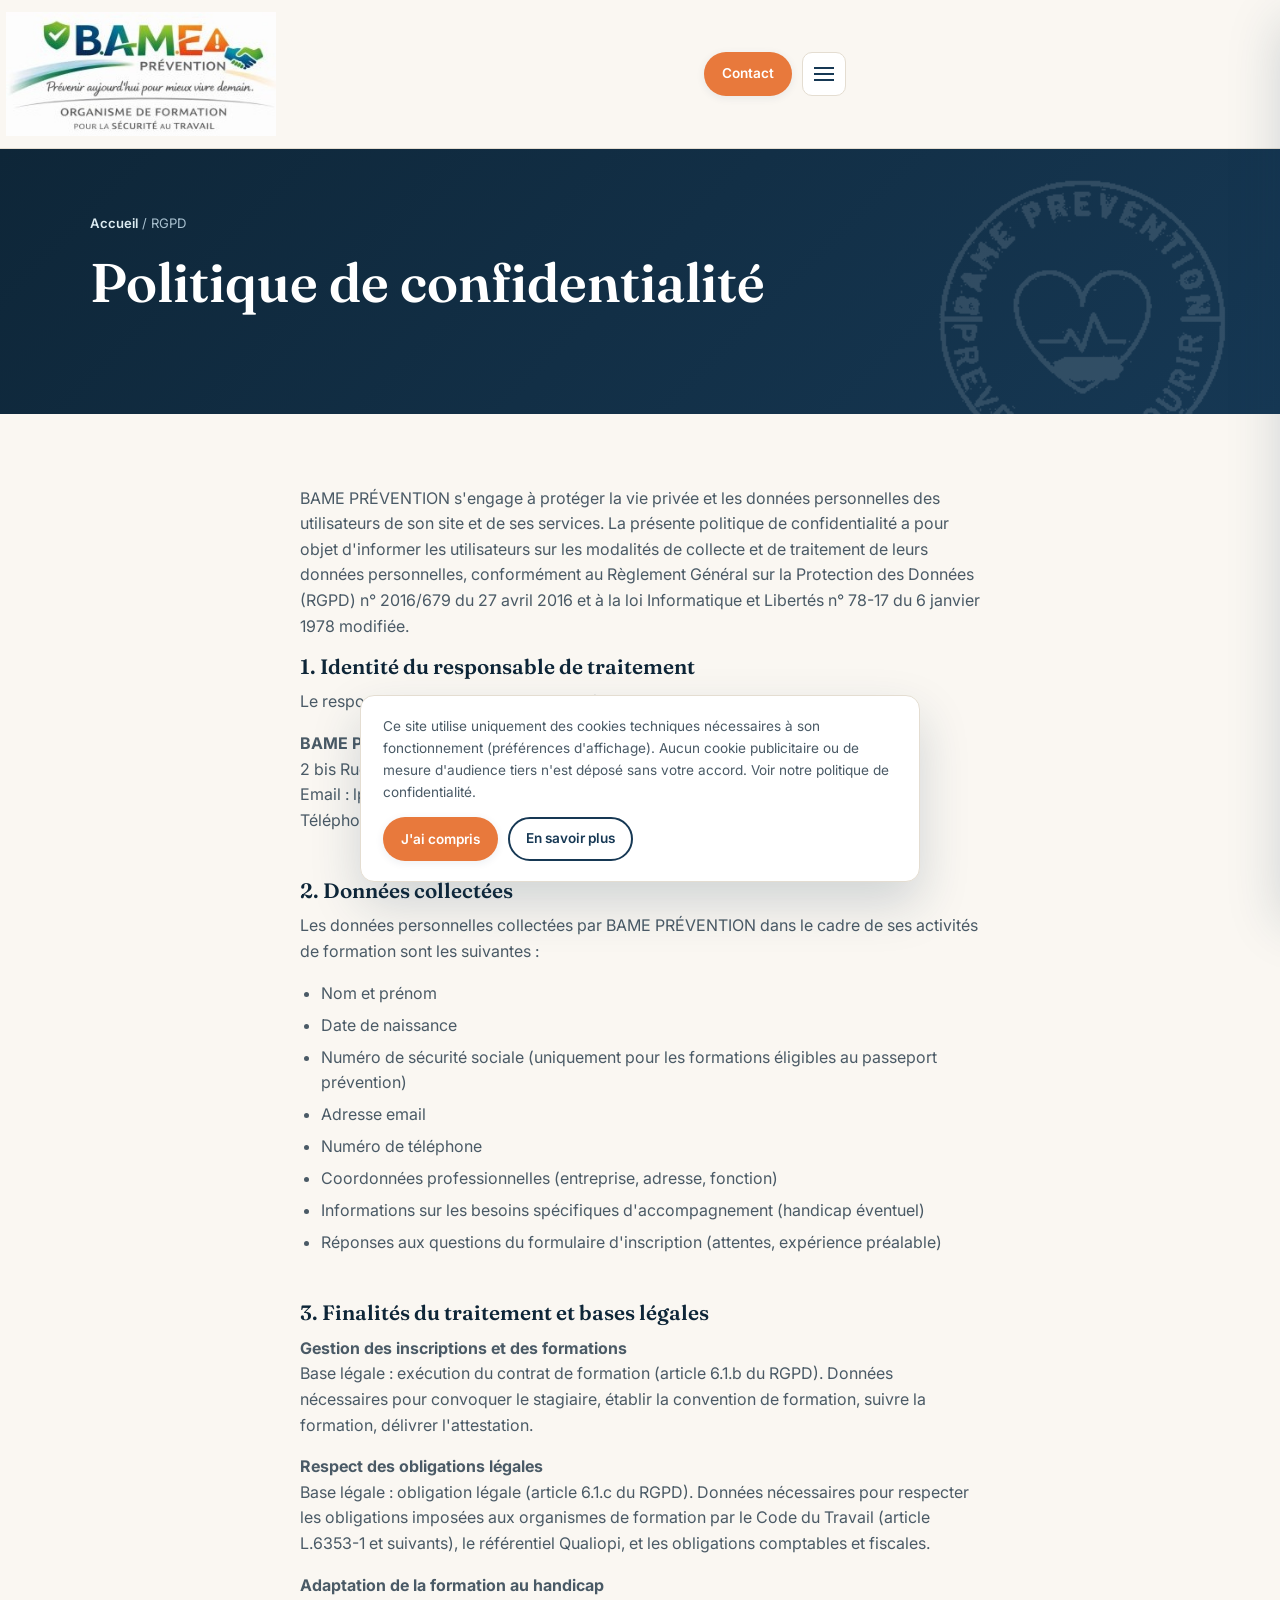
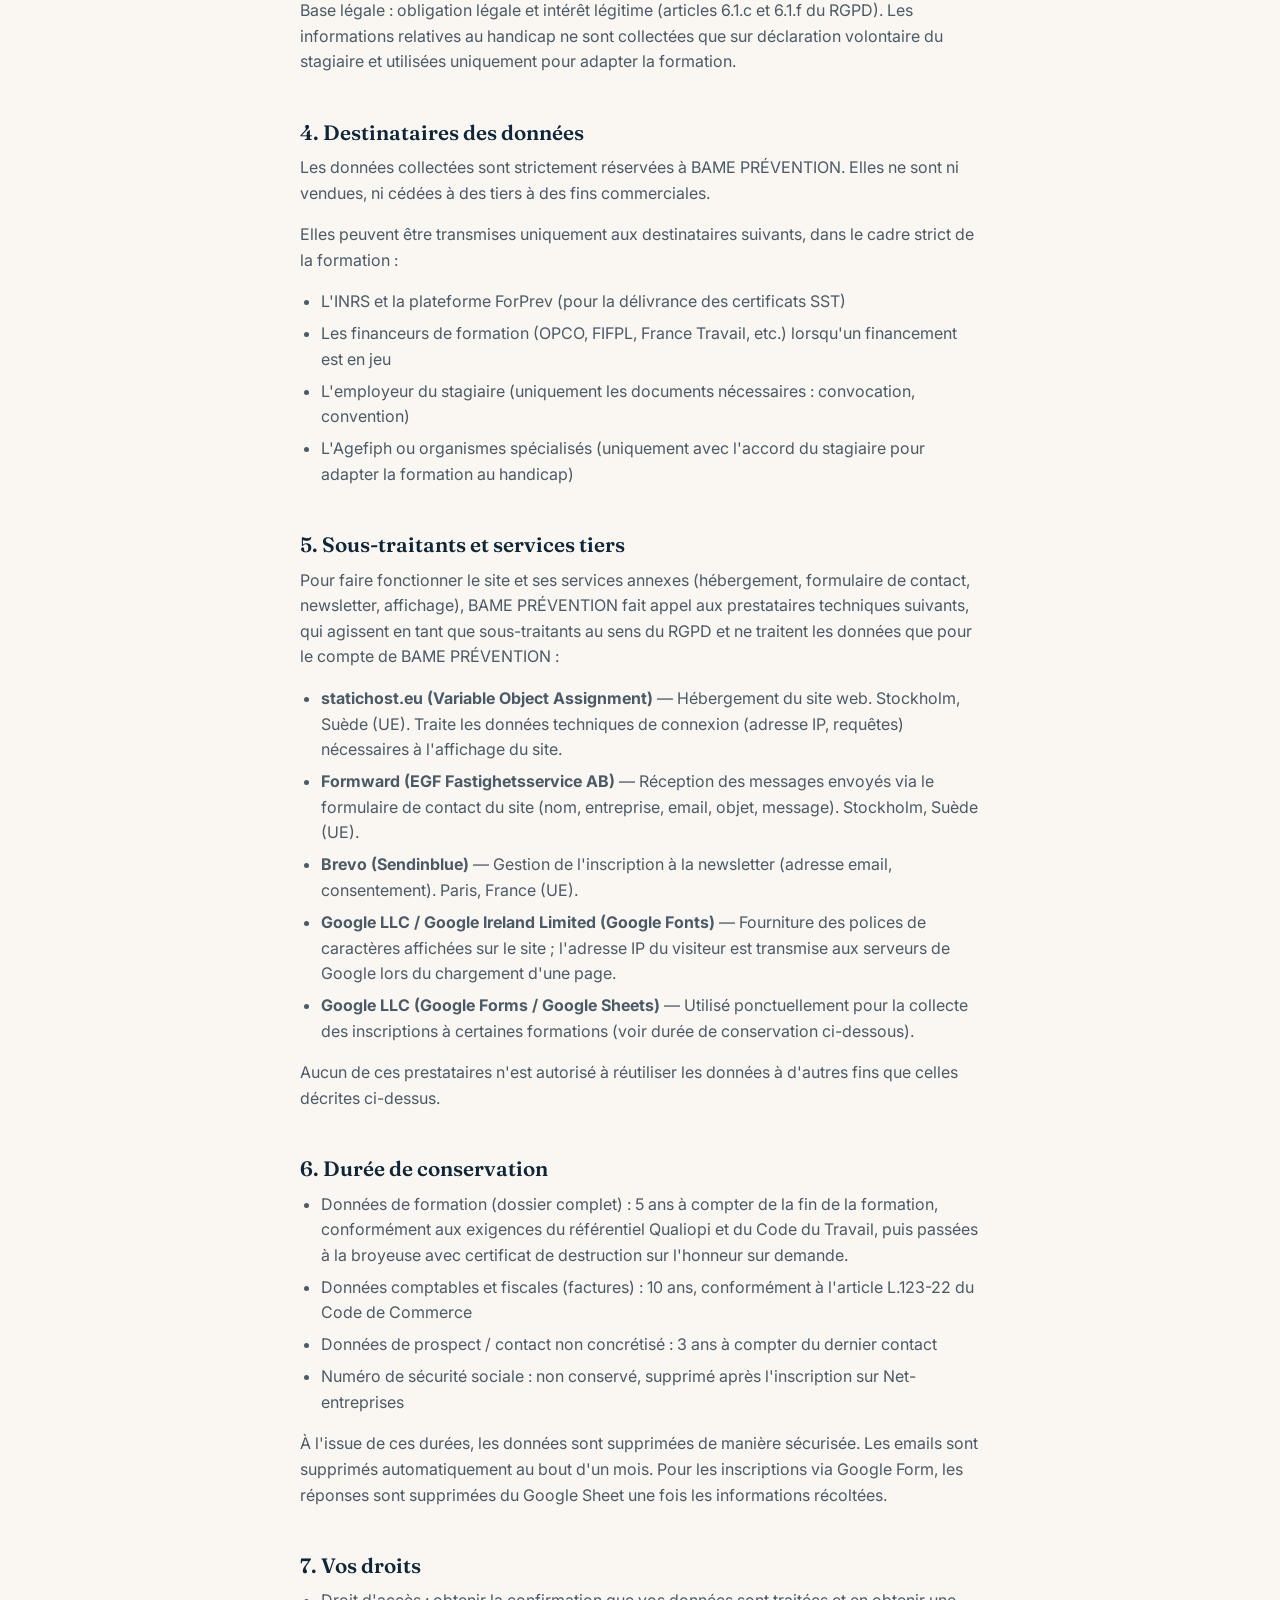
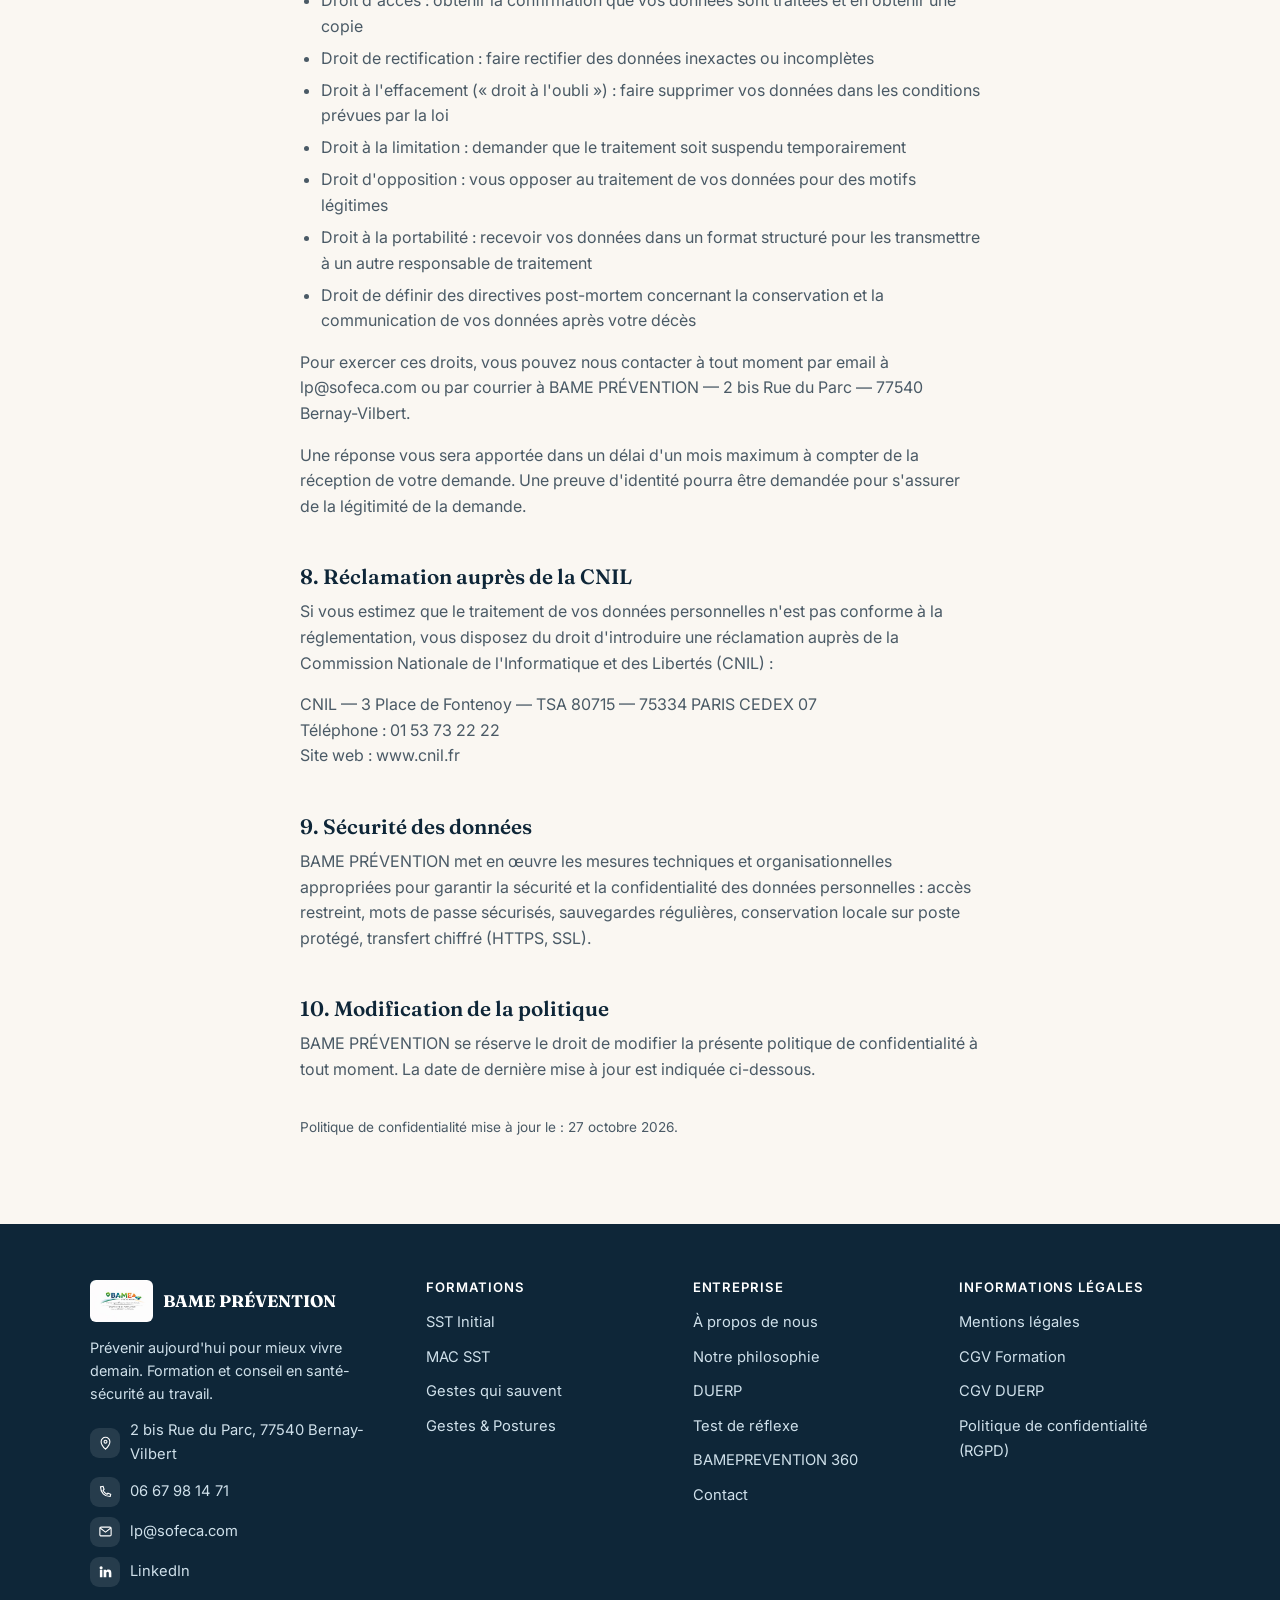
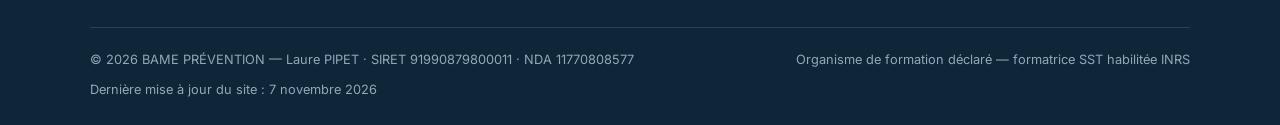
<file: rgpd.html>
<!doctype html>
<html lang="fr">
<head>
<meta charset="utf-8">
<meta name="viewport" content="width=device-width, initial-scale=1">
<title>Politique de confidentialité RGPD — BAME PRÉVENTION</title>
<meta name="description" content="Politique de confidentialité et protection des données personnelles de BAME PRÉVENTION, conformément au RGPD.">
<link rel="canonical" href="https://www.bameprevention.fr/rgpd.html">
<link rel="icon" href="/assets/images/logo-bame.jpg">
<meta property="og:title" content="Politique de confidentialité RGPD — BAME PRÉVENTION">
<meta property="og:description" content="Politique de confidentialité et protection des données personnelles de BAME PRÉVENTION, conformément au RGPD.">
<meta property="og:type" content="website">
<meta property="og:locale" content="fr_FR">
<meta property="og:url" content="https://www.bameprevention.fr/rgpd.html">
<meta property="og:image" content="https://www.bameprevention.fr/assets/images/logo-bame.jpg">
<meta name="twitter:card" content="summary">
<meta name="twitter:title" content="Politique de confidentialité RGPD — BAME PRÉVENTION">
<meta name="twitter:description" content="Politique de confidentialité et protection des données personnelles de BAME PRÉVENTION, conformément au RGPD.">
<meta name="twitter:image" content="https://www.bameprevention.fr/assets/images/logo-bame.jpg">
<link rel="preconnect" href="https://fonts.googleapis.com">
<link rel="preconnect" href="https://fonts.gstatic.com" crossorigin>
<link href="https://fonts.googleapis.com/css2?family=Fraunces:wght@500;600;700&family=Inter:wght@400;500;600;700;800&display=swap" rel="stylesheet">
<link rel="stylesheet" href="/assets/css/style.css">
</head>
<body>
<a class="skip-link" href="#main">Aller au contenu</a>
<header class="site-header">
  <div class="container">
    <a class="brand" href="/index.html">
      <img class="brand-logo" src="/assets/images/logo-bame-cropped.jpg" alt="BAME PRÉVENTION">
    </a>
    <nav class="main-nav" aria-label="Navigation principale">
      <a href="/index.html">Accueil</a>
        <div class="nav-dropdown"><button type="button" aria-haspopup="true">Formations <svg width="12" height="8" viewBox="0 0 12 8" fill="none" aria-hidden="true"><path d="M1 1.5L6 6.5L11 1.5" stroke="currentColor" stroke-width="1.6" stroke-linecap="round" stroke-linejoin="round"/></svg></button><div class="nav-dropdown-panel"><a href="/sst.html">SST Initial</a><a href="/mac-sst.html">MAC SST</a><a href="/secours.html">Gestes qui sauvent</a><a href="/gestes-et-postures.html">Gestes &amp; Postures</a></div></div>
        <a href="/duerp.html">DUERP</a>
        <a href="/test-reflexe.html">Test de réflexe</a>
        <a href="/prevention-360.html">Prévention 360</a>
        <a href="/a-propos.html">À propos</a>
        <a href="/philosophie.html">Notre philosophie</a>
    </nav>
    <div class="header-cta">
      <a class="btn btn-primary btn-sm" href="/contact.html"><span class="btn-label-full">Nous contacter</span><span class="btn-label-short">Contact</span></a>
      <button class="nav-toggle" aria-label="Ouvrir le menu" aria-expanded="false">
        <span></span>
      </button>
    </div>
    <div class="header-qualiopi">
      <a href="/assets/documents/Certificat_Qualiopi_884511.pdf" target="_blank" rel="noopener"><img class="brand-qualiopi" src="/assets/images/logo-qualiopi.jpg" alt="Qualiopi — processus certifié"></a>
    </div>
  </div>
</header>
<div class="nav-scrim"></div>
<main id="main">

<section class="page-hero section--tight">
<img class="hero-watermark" src="/assets/images/watermark-seal.png" alt="" aria-hidden="true">
  <div class="container">
    <div class="breadcrumb"><a href="/index.html">Accueil</a> / RGPD</div>
    <h1>Politique de confidentialité</h1>
  </div>
</section>
<section class="section">
  <div class="container legal">
    <p>BAME PRÉVENTION s'engage à protéger la vie privée et les données personnelles des utilisateurs de son site et de ses services. La présente politique de confidentialité a pour objet d'informer les utilisateurs sur les modalités de collecte et de traitement de leurs données personnelles, conformément au Règlement Général sur la Protection des Données (RGPD) n° 2016/679 du 27 avril 2016 et à la loi Informatique et Libertés n° 78-17 du 6 janvier 1978 modifiée.</p>

    <h2>1. Identité du responsable de traitement</h2>
    <p>Le responsable du traitement des données personnelles est :</p>
    <p><strong>BAME PRÉVENTION — Laure PIPET</strong><br>
    2 bis Rue du Parc — 77540 Bernay-Vilbert<br>
    Email : lp@sofeca.com<br>
    Téléphone : 06 67 98 14 71</p>

    <h2>2. Données collectées</h2>
    <p>Les données personnelles collectées par BAME PRÉVENTION dans le cadre de ses activités de formation sont les suivantes :</p>
    <ul>
      <li>Nom et prénom</li>
      <li>Date de naissance</li>
      <li>Numéro de sécurité sociale (uniquement pour les formations éligibles au passeport prévention)</li>
      <li>Adresse email</li>
      <li>Numéro de téléphone</li>
      <li>Coordonnées professionnelles (entreprise, adresse, fonction)</li>
      <li>Informations sur les besoins spécifiques d'accompagnement (handicap éventuel)</li>
      <li>Réponses aux questions du formulaire d'inscription (attentes, expérience préalable)</li>
    </ul>

    <h2>3. Finalités du traitement et bases légales</h2>
    <p><strong>Gestion des inscriptions et des formations</strong><br>
    Base légale : exécution du contrat de formation (article 6.1.b du RGPD). Données nécessaires pour convoquer le stagiaire, établir la convention de formation, suivre la formation, délivrer l'attestation.</p>
    <p><strong>Respect des obligations légales</strong><br>
    Base légale : obligation légale (article 6.1.c du RGPD). Données nécessaires pour respecter les obligations imposées aux organismes de formation par le Code du Travail (article L.6353-1 et suivants), le référentiel Qualiopi, et les obligations comptables et fiscales.</p>
    <p><strong>Adaptation de la formation au handicap</strong><br>
    Base légale : obligation légale et intérêt légitime (articles 6.1.c et 6.1.f du RGPD). Les informations relatives au handicap ne sont collectées que sur déclaration volontaire du stagiaire et utilisées uniquement pour adapter la formation.</p>

    <h2>4. Destinataires des données</h2>
    <p>Les données collectées sont strictement réservées à BAME PRÉVENTION. Elles ne sont ni vendues, ni cédées à des tiers à des fins commerciales.</p>
    <p>Elles peuvent être transmises uniquement aux destinataires suivants, dans le cadre strict de la formation :</p>
    <ul>
      <li>L'INRS et la plateforme ForPrev (pour la délivrance des certificats SST)</li>
      <li>Les financeurs de formation (OPCO, FIFPL, France Travail, etc.) lorsqu'un financement est en jeu</li>
      <li>L'employeur du stagiaire (uniquement les documents nécessaires : convocation, convention)</li>
      <li>L'Agefiph ou organismes spécialisés (uniquement avec l'accord du stagiaire pour adapter la formation au handicap)</li>
    </ul>

    <h2>5. Sous-traitants et services tiers</h2>
    <p>Pour faire fonctionner le site et ses services annexes (hébergement, formulaire de contact, newsletter, affichage), BAME PRÉVENTION fait appel aux prestataires techniques suivants, qui agissent en tant que sous-traitants au sens du RGPD et ne traitent les données que pour le compte de BAME PRÉVENTION :</p>
    <ul>
      <li><strong>statichost.eu (Variable Object Assignment)</strong> — Hébergement du site web. Stockholm, Suède (UE). Traite les données techniques de connexion (adresse IP, requêtes) nécessaires à l'affichage du site.</li>
      <li><strong>Formward (EGF Fastighetsservice AB)</strong> — Réception des messages envoyés via le formulaire de contact du site (nom, entreprise, email, objet, message). Stockholm, Suède (UE).</li>
      <li><strong>Brevo (Sendinblue)</strong> — Gestion de l'inscription à la newsletter (adresse email, consentement). Paris, France (UE).</li>
      <li><strong>Google LLC / Google Ireland Limited (Google Fonts)</strong> — Fourniture des polices de caractères affichées sur le site ; l'adresse IP du visiteur est transmise aux serveurs de Google lors du chargement d'une page.</li>
      <li><strong>Google LLC (Google Forms / Google Sheets)</strong> — Utilisé ponctuellement pour la collecte des inscriptions à certaines formations (voir durée de conservation ci-dessous).</li>
    </ul>
    <p>Aucun de ces prestataires n'est autorisé à réutiliser les données à d'autres fins que celles décrites ci-dessus.</p>

    <h2>6. Durée de conservation</h2>
    <ul>
      <li>Données de formation (dossier complet) : 5 ans à compter de la fin de la formation, conformément aux exigences du référentiel Qualiopi et du Code du Travail, puis passées à la broyeuse avec certificat de destruction sur l'honneur sur demande.</li>
      <li>Données comptables et fiscales (factures) : 10 ans, conformément à l'article L.123-22 du Code de Commerce</li>
      <li>Données de prospect / contact non concrétisé : 3 ans à compter du dernier contact</li>
      <li>Numéro de sécurité sociale : non conservé, supprimé après l'inscription sur Net-entreprises</li>
    </ul>
    <p>À l'issue de ces durées, les données sont supprimées de manière sécurisée. Les emails sont supprimés automatiquement au bout d'un mois. Pour les inscriptions via Google Form, les réponses sont supprimées du Google Sheet une fois les informations récoltées.</p>

    <h2>7. Vos droits</h2>
    <ul>
      <li>Droit d'accès : obtenir la confirmation que vos données sont traitées et en obtenir une copie</li>
      <li>Droit de rectification : faire rectifier des données inexactes ou incomplètes</li>
      <li>Droit à l'effacement (« droit à l'oubli ») : faire supprimer vos données dans les conditions prévues par la loi</li>
      <li>Droit à la limitation : demander que le traitement soit suspendu temporairement</li>
      <li>Droit d'opposition : vous opposer au traitement de vos données pour des motifs légitimes</li>
      <li>Droit à la portabilité : recevoir vos données dans un format structuré pour les transmettre à un autre responsable de traitement</li>
      <li>Droit de définir des directives post-mortem concernant la conservation et la communication de vos données après votre décès</li>
    </ul>
    <p>Pour exercer ces droits, vous pouvez nous contacter à tout moment par email à lp@sofeca.com ou par courrier à BAME PRÉVENTION — 2 bis Rue du Parc — 77540 Bernay-Vilbert.</p>
    <p>Une réponse vous sera apportée dans un délai d'un mois maximum à compter de la réception de votre demande. Une preuve d'identité pourra être demandée pour s'assurer de la légitimité de la demande.</p>

    <h2>8. Réclamation auprès de la CNIL</h2>
    <p>Si vous estimez que le traitement de vos données personnelles n'est pas conforme à la réglementation, vous disposez du droit d'introduire une réclamation auprès de la Commission Nationale de l'Informatique et des Libertés (CNIL) :</p>
    <p>CNIL — 3 Place de Fontenoy — TSA 80715 — 75334 PARIS CEDEX 07<br>
    Téléphone : 01 53 73 22 22<br>
    Site web : <a href="https://www.cnil.fr" target="_blank" rel="noopener">www.cnil.fr</a></p>

    <h2>9. Sécurité des données</h2>
    <p>BAME PRÉVENTION met en œuvre les mesures techniques et organisationnelles appropriées pour garantir la sécurité et la confidentialité des données personnelles : accès restreint, mots de passe sécurisés, sauvegardes régulières, conservation locale sur poste protégé, transfert chiffré (HTTPS, SSL).</p>

    <h2>10. Modification de la politique</h2>
    <p>BAME PRÉVENTION se réserve le droit de modifier la présente politique de confidentialité à tout moment. La date de dernière mise à jour est indiquée ci-dessous.</p>

    <p class="muted" style="margin-top:2.5em;font-size:.85rem;">Politique de confidentialité mise à jour le : 27 octobre 2026.</p>
  </div>
</section>

</main>
<footer class="site-footer">
  <div class="container">
    <div class="footer-grid">
      <div>
        <div class="footer-brand">
          <img src="/assets/images/logo-bame.jpg" alt="BAME PRÉVENTION">
          <span>BAME PRÉVENTION</span>
        </div>
        <p class="muted" style="color:#cfe0ea;font-size:.9rem;max-width:30ch;">Prévenir aujourd'hui pour mieux vivre demain. Formation et conseil en santé-sécurité au travail.</p>
        <div class="footer-contact">
          <div class="row"><div class="icon"><svg viewBox="0 0 24 24" fill="none" stroke="currentColor" stroke-width="1.8"><path d="M12 21s7-6.5 7-12a7 7 0 10-14 0c0 5.5 7 12 7 12z"/><circle cx="12" cy="9" r="2.3"/></svg></div><span>2 bis Rue du Parc, 77540 Bernay-Vilbert</span></div>
          <div class="row"><div class="icon"><svg viewBox="0 0 24 24" fill="none" stroke="currentColor" stroke-width="1.8"><path d="M4 4.5c0 9.1 6.4 15.5 15.5 15.5l.8-3.6-4.4-1.6-1.6 1.6a12 12 0 01-6.2-6.2l1.6-1.6L8.1 3.7 4.5 4.5z"/></svg></div><a href="tel:+33667981471">06 67 98 14 71</a></div>
          <div class="row"><div class="icon"><svg viewBox="0 0 24 24" fill="none" stroke="currentColor" stroke-width="1.8"><rect x="3" y="5" width="18" height="14" rx="2"/><path d="M3.5 6.5L12 13l8.5-6.5"/></svg></div><a href="mailto:lp@sofeca.com">lp@sofeca.com</a></div>
          <div class="row"><div class="icon"><svg viewBox="0 0 24 24" fill="currentColor"><path d="M4.98 3.5a2.5 2.5 0 1 1 0 5 2.5 2.5 0 0 1 0-5zM3 9h4v12H3zM9 9h3.8v1.7h.05c.53-1 1.82-2.05 3.75-2.05 4 0 4.75 2.6 4.75 6v6.35h-4v-5.63c0-1.34-.02-3.06-1.87-3.06-1.87 0-2.16 1.46-2.16 2.96V21H9z"/></svg></div><a href="https://www.linkedin.com/in/laure-le-solliec-pipet-certifi%C3%A9-qualiopi-pour-action-de-formation-81a190244/" target="_blank" rel="noopener">LinkedIn</a></div>
        </div>
      </div>
      <div>
        <h4>Formations</h4>
        <ul>
          <li><a href="/sst.html">SST Initial</a></li>
          <li><a href="/mac-sst.html">MAC SST</a></li>
          <li><a href="/secours.html">Gestes qui sauvent</a></li>
          <li><a href="/gestes-et-postures.html">Gestes &amp; Postures</a></li>
        </ul>
      </div>
      <div>
        <h4>Entreprise</h4>
        <ul>
          <li><a href="/a-propos.html">À propos de nous</a></li>
          <li><a href="/philosophie.html">Notre philosophie</a></li>
          <li><a href="/duerp.html">DUERP</a></li>
          <li><a href="/test-reflexe.html">Test de réflexe</a></li>
          <li><a href="/prevention-360.html">BAMEPREVENTION 360</a></li>
          <li><a href="/contact.html">Contact</a></li>
        </ul>
      </div>
      <div>
        <h4>Informations légales</h4>
        <ul>
          <li><a href="/mentions-legales.html">Mentions légales</a></li>
          <li><a href="/cgv-formation.html">CGV Formation</a></li>
          <li><a href="/cgv-duerp.html">CGV DUERP</a></li>
          <li><a href="/rgpd.html">Politique de confidentialité (RGPD)</a></li>
        </ul>
      </div>
    </div>
    <div class="footer-bottom">
      <span>&copy; <span data-current-year>2026</span> BAME PRÉVENTION — Laure PIPET · SIRET 91990879800011 · NDA 11770808577</span>
      <span>Organisme de formation déclaré — formatrice SST habilitée INRS</span>
      <span>Dernière mise à jour du site : 7 novembre 2026</span>
    </div>
  </div>
</footer>
<div class="cookie-banner" role="dialog" aria-label="Gestion des cookies">
  <p>Ce site utilise uniquement des cookies techniques nécessaires à son fonctionnement (préférences d'affichage). Aucun cookie publicitaire ou de mesure d'audience tiers n'est déposé sans votre accord. Voir notre <a href="/rgpd.html">politique de confidentialité</a>.</p>
  <div class="actions">
    <button class="btn btn-primary btn-sm" data-cookie-choice="accepted">J'ai compris</button>
    <a class="btn btn-outline btn-sm" href="/rgpd.html">En savoir plus</a>
  </div>
</div>
<script src="/assets/js/main.js"></script>
</body>
</html>
</file>
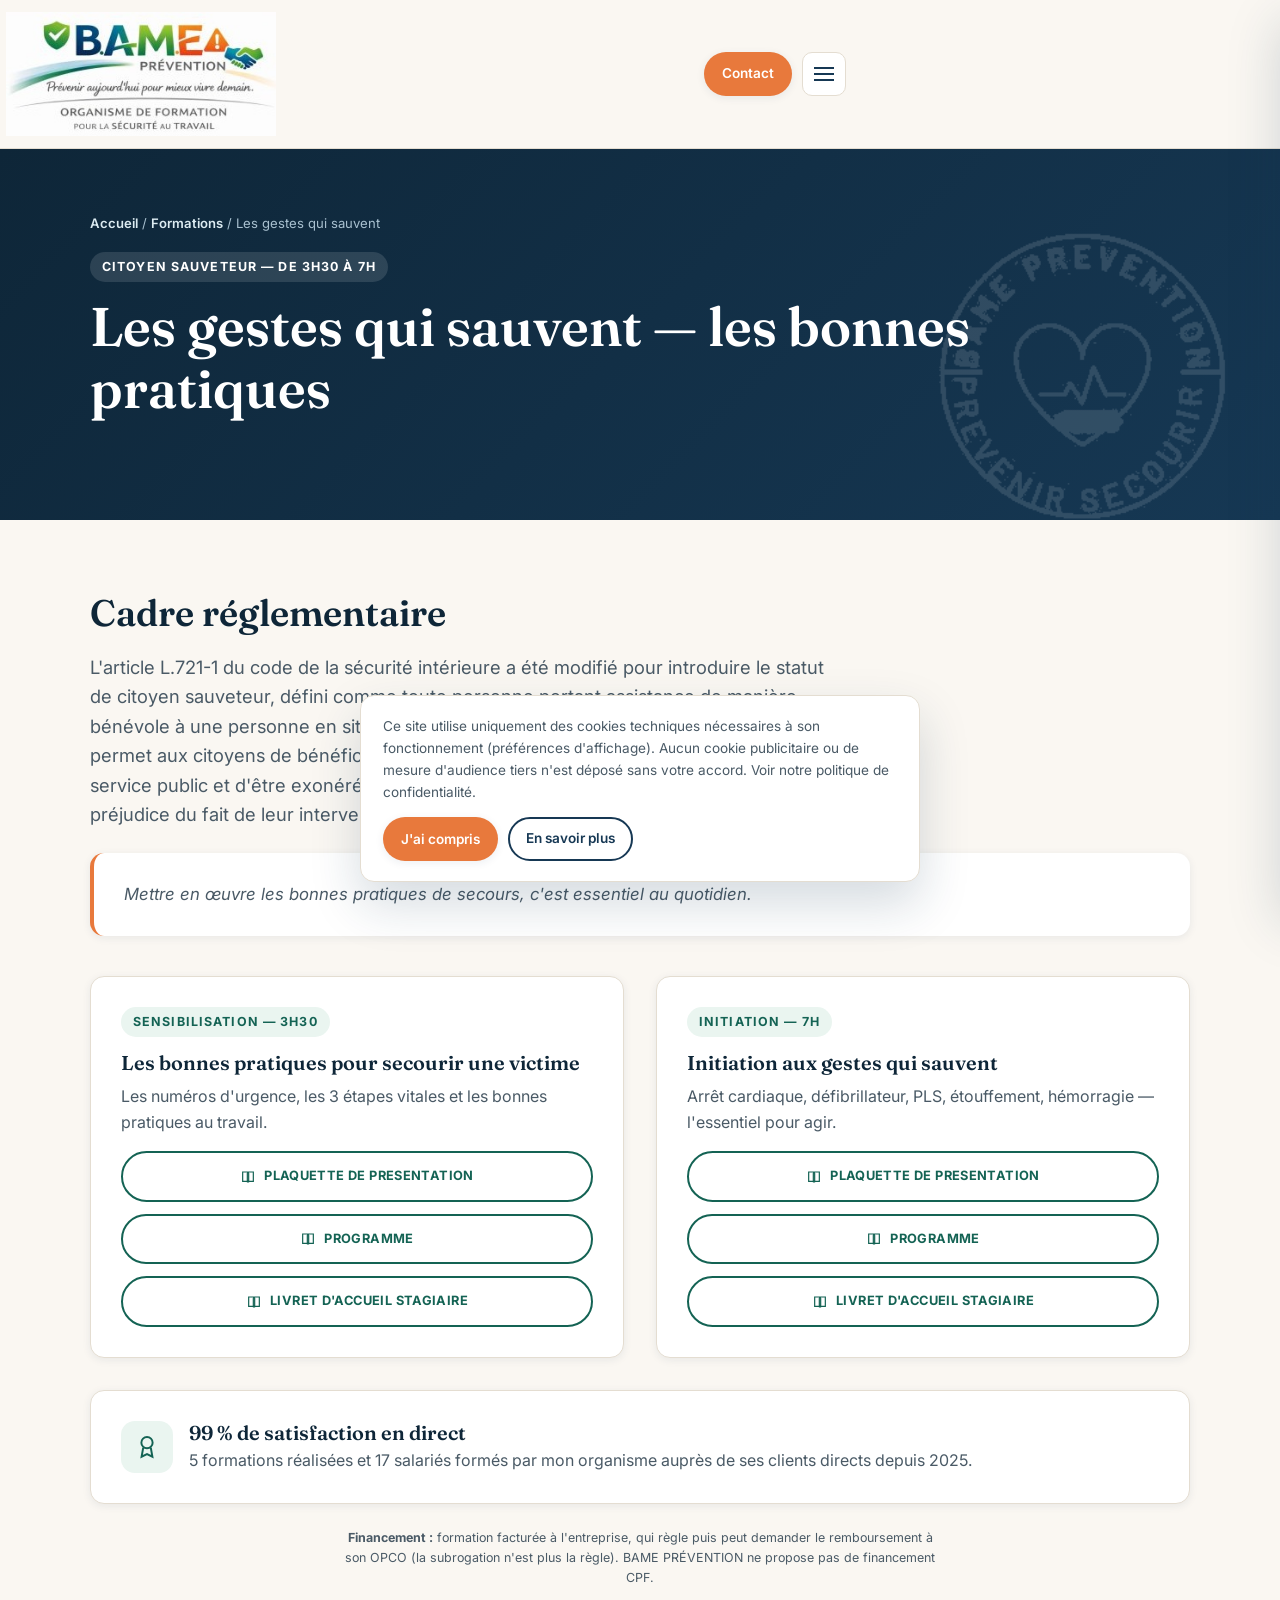
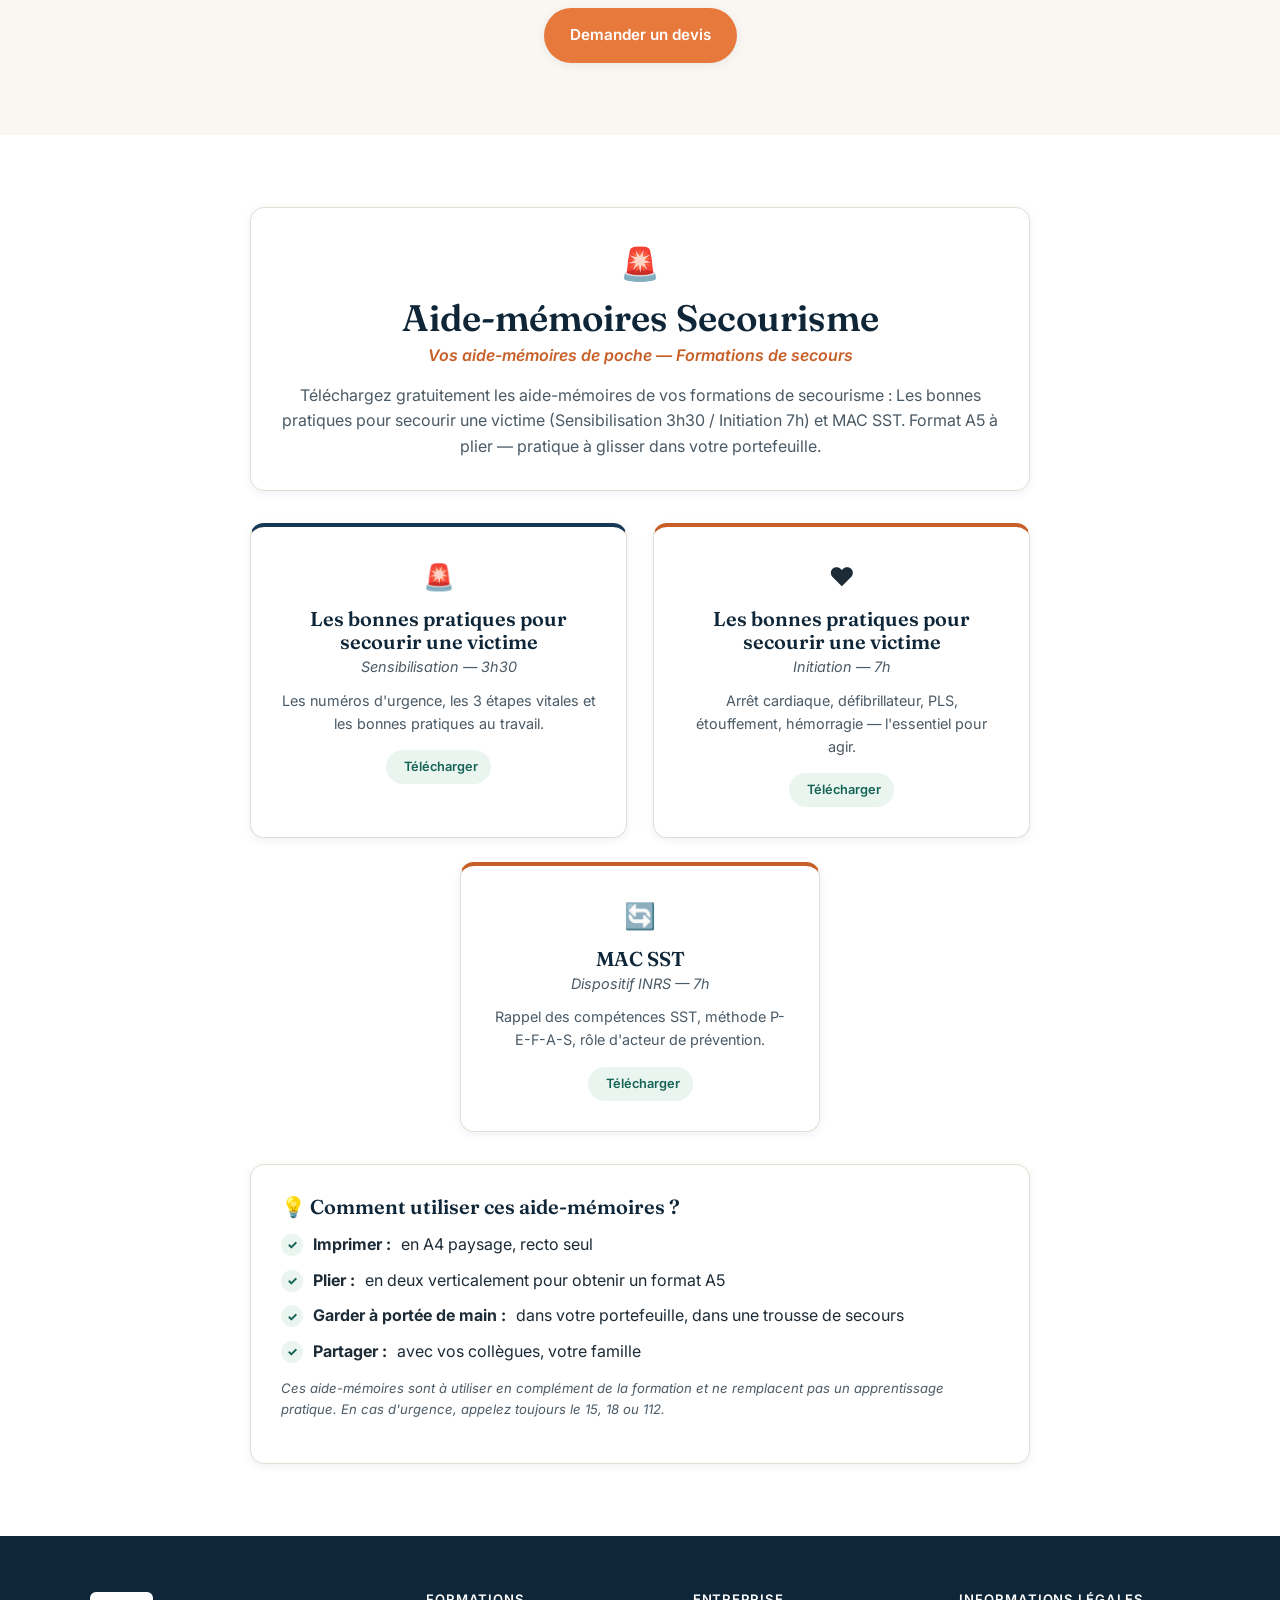
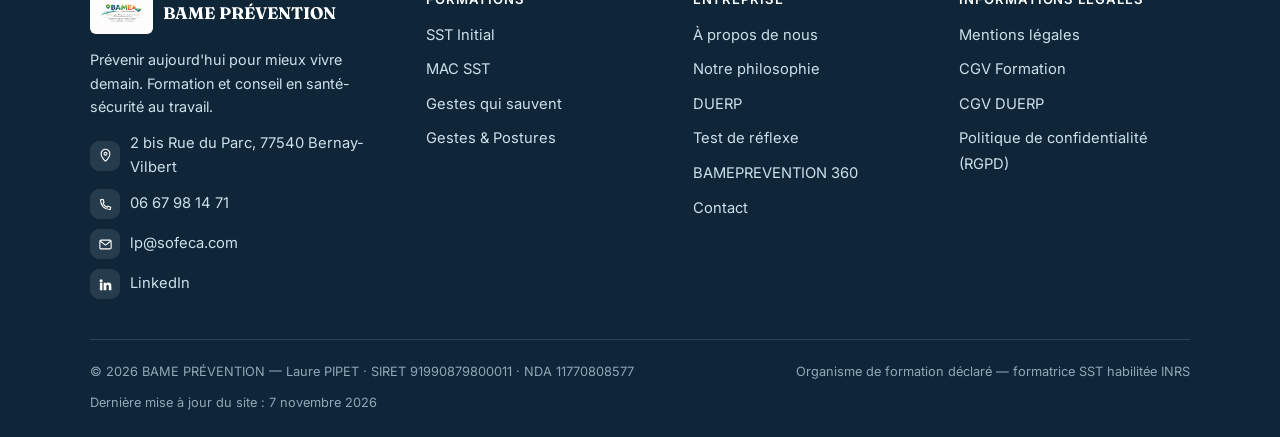
<file: secours.html>
<!doctype html>
<html lang="fr">
<head>
<meta charset="utf-8">
<meta name="viewport" content="width=device-width, initial-scale=1">
<title>Les gestes qui sauvent — Bonnes pratiques de secours</title>
<meta name="description" content="Formations citoyen sauveteur, de 3h30 à 7h : les bonnes pratiques pour secourir une victime au quotidien.">
<link rel="canonical" href="https://www.bameprevention.fr/secours.html">
<link rel="icon" href="/assets/images/logo-bame.jpg">
<meta property="og:title" content="Les gestes qui sauvent — Bonnes pratiques de secours">
<meta property="og:description" content="Formations citoyen sauveteur, de 3h30 à 7h : les bonnes pratiques pour secourir une victime au quotidien.">
<meta property="og:type" content="website">
<meta property="og:locale" content="fr_FR">
<meta property="og:url" content="https://www.bameprevention.fr/secours.html">
<meta property="og:image" content="https://www.bameprevention.fr/assets/images/logo-bame.jpg">
<meta name="twitter:card" content="summary">
<meta name="twitter:title" content="Les gestes qui sauvent — Bonnes pratiques de secours">
<meta name="twitter:description" content="Formations citoyen sauveteur, de 3h30 à 7h : les bonnes pratiques pour secourir une victime au quotidien.">
<meta name="twitter:image" content="https://www.bameprevention.fr/assets/images/logo-bame.jpg">
<link rel="preconnect" href="https://fonts.googleapis.com">
<link rel="preconnect" href="https://fonts.gstatic.com" crossorigin>
<link href="https://fonts.googleapis.com/css2?family=Fraunces:wght@500;600;700&family=Inter:wght@400;500;600;700;800&display=swap" rel="stylesheet">
<link rel="stylesheet" href="/assets/css/style.css">
</head>
<body>
<a class="skip-link" href="#main">Aller au contenu</a>
<header class="site-header">
  <div class="container">
    <a class="brand" href="/index.html">
      <img class="brand-logo" src="/assets/images/logo-bame-cropped.jpg" alt="BAME PRÉVENTION">
    </a>
    <nav class="main-nav" aria-label="Navigation principale">
      <a href="/index.html">Accueil</a>
        <div class="nav-dropdown is-open"><button type="button" aria-haspopup="true">Formations <svg width="12" height="8" viewBox="0 0 12 8" fill="none" aria-hidden="true"><path d="M1 1.5L6 6.5L11 1.5" stroke="currentColor" stroke-width="1.6" stroke-linecap="round" stroke-linejoin="round"/></svg></button><div class="nav-dropdown-panel"><a href="/sst.html">SST Initial</a><a href="/mac-sst.html">MAC SST</a><a href="/secours.html">Gestes qui sauvent</a><a href="/gestes-et-postures.html">Gestes &amp; Postures</a></div></div>
        <a href="/duerp.html">DUERP</a>
        <a href="/test-reflexe.html">Test de réflexe</a>
        <a href="/prevention-360.html">Prévention 360</a>
        <a href="/a-propos.html">À propos</a>
        <a href="/philosophie.html">Notre philosophie</a>
    </nav>
    <div class="header-cta">
      <a class="btn btn-primary btn-sm" href="/contact.html"><span class="btn-label-full">Nous contacter</span><span class="btn-label-short">Contact</span></a>
      <button class="nav-toggle" aria-label="Ouvrir le menu" aria-expanded="false">
        <span></span>
      </button>
    </div>
    <div class="header-qualiopi">
      <a href="/assets/documents/Certificat_Qualiopi_884511.pdf" target="_blank" rel="noopener"><img class="brand-qualiopi" src="/assets/images/logo-qualiopi.jpg" alt="Qualiopi — processus certifié"></a>
    </div>
  </div>
</header>
<div class="nav-scrim"></div>
<main id="main">

<section class="page-hero">
<img class="hero-watermark" src="/assets/images/watermark-seal.png" alt="" aria-hidden="true">
  <div class="container">
    <div class="breadcrumb"><a href="/index.html">Accueil</a> / <a href="/index.html#formations">Formations</a> / Les gestes qui sauvent</div>
    <span class="eyebrow" style="background:rgba(255,255,255,.12);color:#fff;">Citoyen sauveteur — de 3h30 à 7h</span>
    <h1>Les gestes qui sauvent — les bonnes pratiques</h1>
  </div>
</section>

<section class="section">
  <div class="container">
    <h2>Cadre réglementaire</h2>
    <p class="lede">L'article <a href="https://www.legifrance.gouv.fr/codes/article_lc/LEGIARTI000042083941" target="_blank" rel="noopener">L.721-1</a> du code de la sécurité intérieure a été modifié pour introduire le statut de citoyen sauveteur, défini comme toute personne portant assistance de manière bénévole à une personne en situation apparente de péril grave et imminent. Ce statut permet aux citoyens de bénéficier de la qualité de collaborateur occasionnel du service public et d'être exonérés de toute responsabilité civile lorsqu'il résulte un préjudice du fait de leur intervention, sauf en cas de faute lourde ou intentionnelle.</p>
    <div class="quote-block" style="margin-top:24px;">Mettre en œuvre les bonnes pratiques de secours, c'est essentiel au quotidien.</div>

    <div class="grid grid-2" style="gap:32px;margin-top:40px;align-items:start;">
      <div class="card">
        <span class="eyebrow">Sensibilisation — 3h30</span>
        <h3>Les bonnes pratiques pour secourir une victime</h3>
        <p class="muted">Les numéros d'urgence, les 3 étapes vitales et les bonnes pratiques au travail.</p>
        <div class="doc-button-list">
          <a class="doc-button" href="/assets/documents/Plaquette_Secourir_3h30.pdf" target="_blank" rel="noopener"><svg viewBox="0 0 24 24" fill="none" stroke="currentColor" stroke-width="1.8"><path d="M4 4.5h7A2 2 0 0113 6.5V20a2 2 0 00-2-1.5H4V4.5z"/><path d="M20 4.5h-7a2 2 0 00-2 2V20a2 2 0 012-1.5h7V4.5z"/></svg>PLAQUETTE DE PRESENTATION</a>
          <a class="doc-button" href="/assets/documents/Programme_Secourir_Sensibilisation.pdf" target="_blank" rel="noopener"><svg viewBox="0 0 24 24" fill="none" stroke="currentColor" stroke-width="1.8"><path d="M4 4.5h7A2 2 0 0113 6.5V20a2 2 0 00-2-1.5H4V4.5z"/><path d="M20 4.5h-7a2 2 0 00-2 2V20a2 2 0 012-1.5h7V4.5z"/></svg>PROGRAMME</a>
          <a class="doc-button" href="/assets/documents/Livret_Accueil_Stagiaire.pdf" target="_blank" rel="noopener"><svg viewBox="0 0 24 24" fill="none" stroke="currentColor" stroke-width="1.8"><path d="M4 4.5h7A2 2 0 0113 6.5V20a2 2 0 00-2-1.5H4V4.5z"/><path d="M20 4.5h-7a2 2 0 00-2 2V20a2 2 0 012-1.5h7V4.5z"/></svg>LIVRET D'ACCUEIL STAGIAIRE</a>
        </div>
      </div>
      <div class="card">
        <span class="eyebrow">Initiation — 7h</span>
        <h3>Initiation aux gestes qui sauvent</h3>
        <p class="muted">Arrêt cardiaque, défibrillateur, PLS, étouffement, hémorragie — l'essentiel pour agir.</p>
        <div class="doc-button-list">
          <a class="doc-button" href="/assets/documents/Plaquette_Secourir_7h.pdf" target="_blank" rel="noopener"><svg viewBox="0 0 24 24" fill="none" stroke="currentColor" stroke-width="1.8"><path d="M4 4.5h7A2 2 0 0113 6.5V20a2 2 0 00-2-1.5H4V4.5z"/><path d="M20 4.5h-7a2 2 0 00-2 2V20a2 2 0 012-1.5h7V4.5z"/></svg>PLAQUETTE DE PRESENTATION</a>
          <a class="doc-button" href="/assets/documents/Programme_Secourir_Initiation_7h.pdf" target="_blank" rel="noopener"><svg viewBox="0 0 24 24" fill="none" stroke="currentColor" stroke-width="1.8"><path d="M4 4.5h7A2 2 0 0113 6.5V20a2 2 0 00-2-1.5H4V4.5z"/><path d="M20 4.5h-7a2 2 0 00-2 2V20a2 2 0 012-1.5h7V4.5z"/></svg>PROGRAMME</a>
          <a class="doc-button" href="/assets/documents/Livret_Accueil_Stagiaire.pdf" target="_blank" rel="noopener"><svg viewBox="0 0 24 24" fill="none" stroke="currentColor" stroke-width="1.8"><path d="M4 4.5h7A2 2 0 0113 6.5V20a2 2 0 00-2-1.5H4V4.5z"/><path d="M20 4.5h-7a2 2 0 00-2 2V20a2 2 0 012-1.5h7V4.5z"/></svg>LIVRET D'ACCUEIL STAGIAIRE</a>
        </div>
      </div>
    </div>

    <div class="card" style="margin-top:32px;display:flex;gap:16px;align-items:center;">
      <div class="icon" style="margin:0;"><svg viewBox="0 0 24 24" fill="none" stroke="currentColor" stroke-width="1.8"><circle cx="12" cy="8" r="5.2"/><path d="M8.5 12.7L7 21l5-2.4L17 21l-1.5-8.3"/></svg></div>
      <div><h3 style="margin-bottom:4px;">99 % de satisfaction en direct</h3><p class="muted mb-0">5 formations réalisées et 17 salariés formés par mon organisme auprès de ses clients directs depuis 2025.</p></div>
    </div>

    <p class="muted text-center" style="font-size:.78rem;max-width:600px;margin:24px auto 0;"><strong>Financement :</strong> formation facturée à l'entreprise, qui règle puis peut demander le remboursement à son OPCO (la subrogation n'est plus la règle). BAME PRÉVENTION ne propose pas de financement CPF.</p>

    <div class="text-center" style="margin-top:20px;">
      <a class="btn btn-primary" href="/contact.html">Demander un devis</a>
    </div>
  </div>
</section>

<section class="section section--alt">
  <div class="container">
    <div class="card" style="max-width:780px;margin:0 auto 32px;text-align:center;">
      <div style="font-size:2rem;margin-bottom:8px;">🚨</div>
      <h2 style="margin-bottom:4px;">Aide-mémoires Secourisme</h2>
      <p style="color:var(--orange-dark);font-weight:600;font-style:italic;margin-bottom:14px;">Vos aide-mémoires de poche — Formations de secours</p>
      <p class="muted mb-0">Téléchargez gratuitement les aide-mémoires de vos formations de secourisme : Les bonnes pratiques pour secourir une victime (Sensibilisation 3h30 / Initiation 7h) et MAC SST. Format A5 à plier — pratique à glisser dans votre portefeuille.</p>
    </div>
    <div class="grid grid-2" style="max-width:780px;margin:0 auto;">
      <div class="card text-center" style="border-top:4px solid var(--navy);">
        <div style="font-size:1.6rem;margin-bottom:10px;">🚨</div>
        <h3 style="margin-bottom:2px;">Les bonnes pratiques pour secourir une victime</h3>
        <p style="font-style:italic;color:var(--ink-soft);font-size:.9rem;margin-bottom:10px;">Sensibilisation — 3h30</p>
        <p class="muted" style="font-size:.9rem;">Les numéros d'urgence, les 3 étapes vitales et les bonnes pratiques au travail.</p>
        <a class="pill-link" href="/assets/documents/Memo_Secourir_Sensibilisation.pdf" target="_blank" rel="noopener"><svg viewBox="0 0 24 24" fill="none" stroke="currentColor" stroke-width="1.8"><path d="M4 4.5h7A2 2 0 0113 6.5V20a2 2 0 00-2-1.5H4V4.5z"/><path d="M20 4.5h-7a2 2 0 00-2 2V20a2 2 0 012-1.5h7V4.5z"/></svg>Télécharger</a>
      </div>
      <div class="card text-center" style="border-top:4px solid var(--orange-dark);">
        <div style="font-size:1.6rem;margin-bottom:10px;">❤️</div>
        <h3 style="margin-bottom:2px;">Les bonnes pratiques pour secourir une victime</h3>
        <p style="font-style:italic;color:var(--ink-soft);font-size:.9rem;margin-bottom:10px;">Initiation — 7h</p>
        <p class="muted" style="font-size:.9rem;">Arrêt cardiaque, défibrillateur, PLS, étouffement, hémorragie — l'essentiel pour agir.</p>
        <a class="pill-link" href="/assets/documents/Memo_Secourir_Initiation.pdf" target="_blank" rel="noopener"><svg viewBox="0 0 24 24" fill="none" stroke="currentColor" stroke-width="1.8"><path d="M4 4.5h7A2 2 0 0113 6.5V20a2 2 0 00-2-1.5H4V4.5z"/><path d="M20 4.5h-7a2 2 0 00-2 2V20a2 2 0 012-1.5h7V4.5z"/></svg>Télécharger</a>
      </div>
    </div>
    <div class="card text-center" style="max-width:360px;margin:24px auto 0;border-top:4px solid var(--orange-dark);">
      <div style="font-size:1.6rem;margin-bottom:10px;">🔄</div>
      <h3 style="margin-bottom:2px;">MAC SST</h3>
      <p style="font-style:italic;color:var(--ink-soft);font-size:.9rem;margin-bottom:10px;">Dispositif INRS — 7h</p>
      <p class="muted" style="font-size:.9rem;">Rappel des compétences SST, méthode P-E-F-A-S, rôle d'acteur de prévention.</p>
      <a class="pill-link" href="/assets/documents/Memo_MAC_SST.pdf" target="_blank" rel="noopener"><svg viewBox="0 0 24 24" fill="none" stroke="currentColor" stroke-width="1.8"><path d="M4 4.5h7A2 2 0 0113 6.5V20a2 2 0 00-2-1.5H4V4.5z"/><path d="M20 4.5h-7a2 2 0 00-2 2V20a2 2 0 012-1.5h7V4.5z"/></svg>Télécharger</a>
    </div>
    <div class="card" style="max-width:780px;margin:32px auto 0;">
      <h3 style="margin-bottom:14px;">💡 Comment utiliser ces aide-mémoires ?</h3>
      <ul class="check-list">
        <li><strong>Imprimer :</strong> en A4 paysage, recto seul</li>
        <li><strong>Plier :</strong> en deux verticalement pour obtenir un format A5</li>
        <li><strong>Garder à portée de main :</strong> dans votre portefeuille, dans une trousse de secours</li>
        <li><strong>Partager :</strong> avec vos collègues, votre famille</li>
      </ul>
      <p class="muted" style="font-size:.82rem;font-style:italic;margin-top:14px;">Ces aide-mémoires sont à utiliser en complément de la formation et ne remplacent pas un apprentissage pratique. En cas d'urgence, appelez toujours le 15, 18 ou 112.</p>
    </div>
  </div>
</section>

</main>
<footer class="site-footer">
  <div class="container">
    <div class="footer-grid">
      <div>
        <div class="footer-brand">
          <img src="/assets/images/logo-bame.jpg" alt="BAME PRÉVENTION">
          <span>BAME PRÉVENTION</span>
        </div>
        <p class="muted" style="color:#cfe0ea;font-size:.9rem;max-width:30ch;">Prévenir aujourd'hui pour mieux vivre demain. Formation et conseil en santé-sécurité au travail.</p>
        <div class="footer-contact">
          <div class="row"><div class="icon"><svg viewBox="0 0 24 24" fill="none" stroke="currentColor" stroke-width="1.8"><path d="M12 21s7-6.5 7-12a7 7 0 10-14 0c0 5.5 7 12 7 12z"/><circle cx="12" cy="9" r="2.3"/></svg></div><span>2 bis Rue du Parc, 77540 Bernay-Vilbert</span></div>
          <div class="row"><div class="icon"><svg viewBox="0 0 24 24" fill="none" stroke="currentColor" stroke-width="1.8"><path d="M4 4.5c0 9.1 6.4 15.5 15.5 15.5l.8-3.6-4.4-1.6-1.6 1.6a12 12 0 01-6.2-6.2l1.6-1.6L8.1 3.7 4.5 4.5z"/></svg></div><a href="tel:+33667981471">06 67 98 14 71</a></div>
          <div class="row"><div class="icon"><svg viewBox="0 0 24 24" fill="none" stroke="currentColor" stroke-width="1.8"><rect x="3" y="5" width="18" height="14" rx="2"/><path d="M3.5 6.5L12 13l8.5-6.5"/></svg></div><a href="mailto:lp@sofeca.com">lp@sofeca.com</a></div>
          <div class="row"><div class="icon"><svg viewBox="0 0 24 24" fill="currentColor"><path d="M4.98 3.5a2.5 2.5 0 1 1 0 5 2.5 2.5 0 0 1 0-5zM3 9h4v12H3zM9 9h3.8v1.7h.05c.53-1 1.82-2.05 3.75-2.05 4 0 4.75 2.6 4.75 6v6.35h-4v-5.63c0-1.34-.02-3.06-1.87-3.06-1.87 0-2.16 1.46-2.16 2.96V21H9z"/></svg></div><a href="https://www.linkedin.com/in/laure-le-solliec-pipet-certifi%C3%A9-qualiopi-pour-action-de-formation-81a190244/" target="_blank" rel="noopener">LinkedIn</a></div>
        </div>
      </div>
      <div>
        <h4>Formations</h4>
        <ul>
          <li><a href="/sst.html">SST Initial</a></li>
          <li><a href="/mac-sst.html">MAC SST</a></li>
          <li><a href="/secours.html">Gestes qui sauvent</a></li>
          <li><a href="/gestes-et-postures.html">Gestes &amp; Postures</a></li>
        </ul>
      </div>
      <div>
        <h4>Entreprise</h4>
        <ul>
          <li><a href="/a-propos.html">À propos de nous</a></li>
          <li><a href="/philosophie.html">Notre philosophie</a></li>
          <li><a href="/duerp.html">DUERP</a></li>
          <li><a href="/test-reflexe.html">Test de réflexe</a></li>
          <li><a href="/prevention-360.html">BAMEPREVENTION 360</a></li>
          <li><a href="/contact.html">Contact</a></li>
        </ul>
      </div>
      <div>
        <h4>Informations légales</h4>
        <ul>
          <li><a href="/mentions-legales.html">Mentions légales</a></li>
          <li><a href="/cgv-formation.html">CGV Formation</a></li>
          <li><a href="/cgv-duerp.html">CGV DUERP</a></li>
          <li><a href="/rgpd.html">Politique de confidentialité (RGPD)</a></li>
        </ul>
      </div>
    </div>
    <div class="footer-bottom">
      <span>&copy; <span data-current-year>2026</span> BAME PRÉVENTION — Laure PIPET · SIRET 91990879800011 · NDA 11770808577</span>
      <span>Organisme de formation déclaré — formatrice SST habilitée INRS</span>
      <span>Dernière mise à jour du site : 7 novembre 2026</span>
    </div>
  </div>
</footer>
<div class="cookie-banner" role="dialog" aria-label="Gestion des cookies">
  <p>Ce site utilise uniquement des cookies techniques nécessaires à son fonctionnement (préférences d'affichage). Aucun cookie publicitaire ou de mesure d'audience tiers n'est déposé sans votre accord. Voir notre <a href="/rgpd.html">politique de confidentialité</a>.</p>
  <div class="actions">
    <button class="btn btn-primary btn-sm" data-cookie-choice="accepted">J'ai compris</button>
    <a class="btn btn-outline btn-sm" href="/rgpd.html">En savoir plus</a>
  </div>
</div>
<script src="/assets/js/main.js"></script>
</body>
</html>
</file>
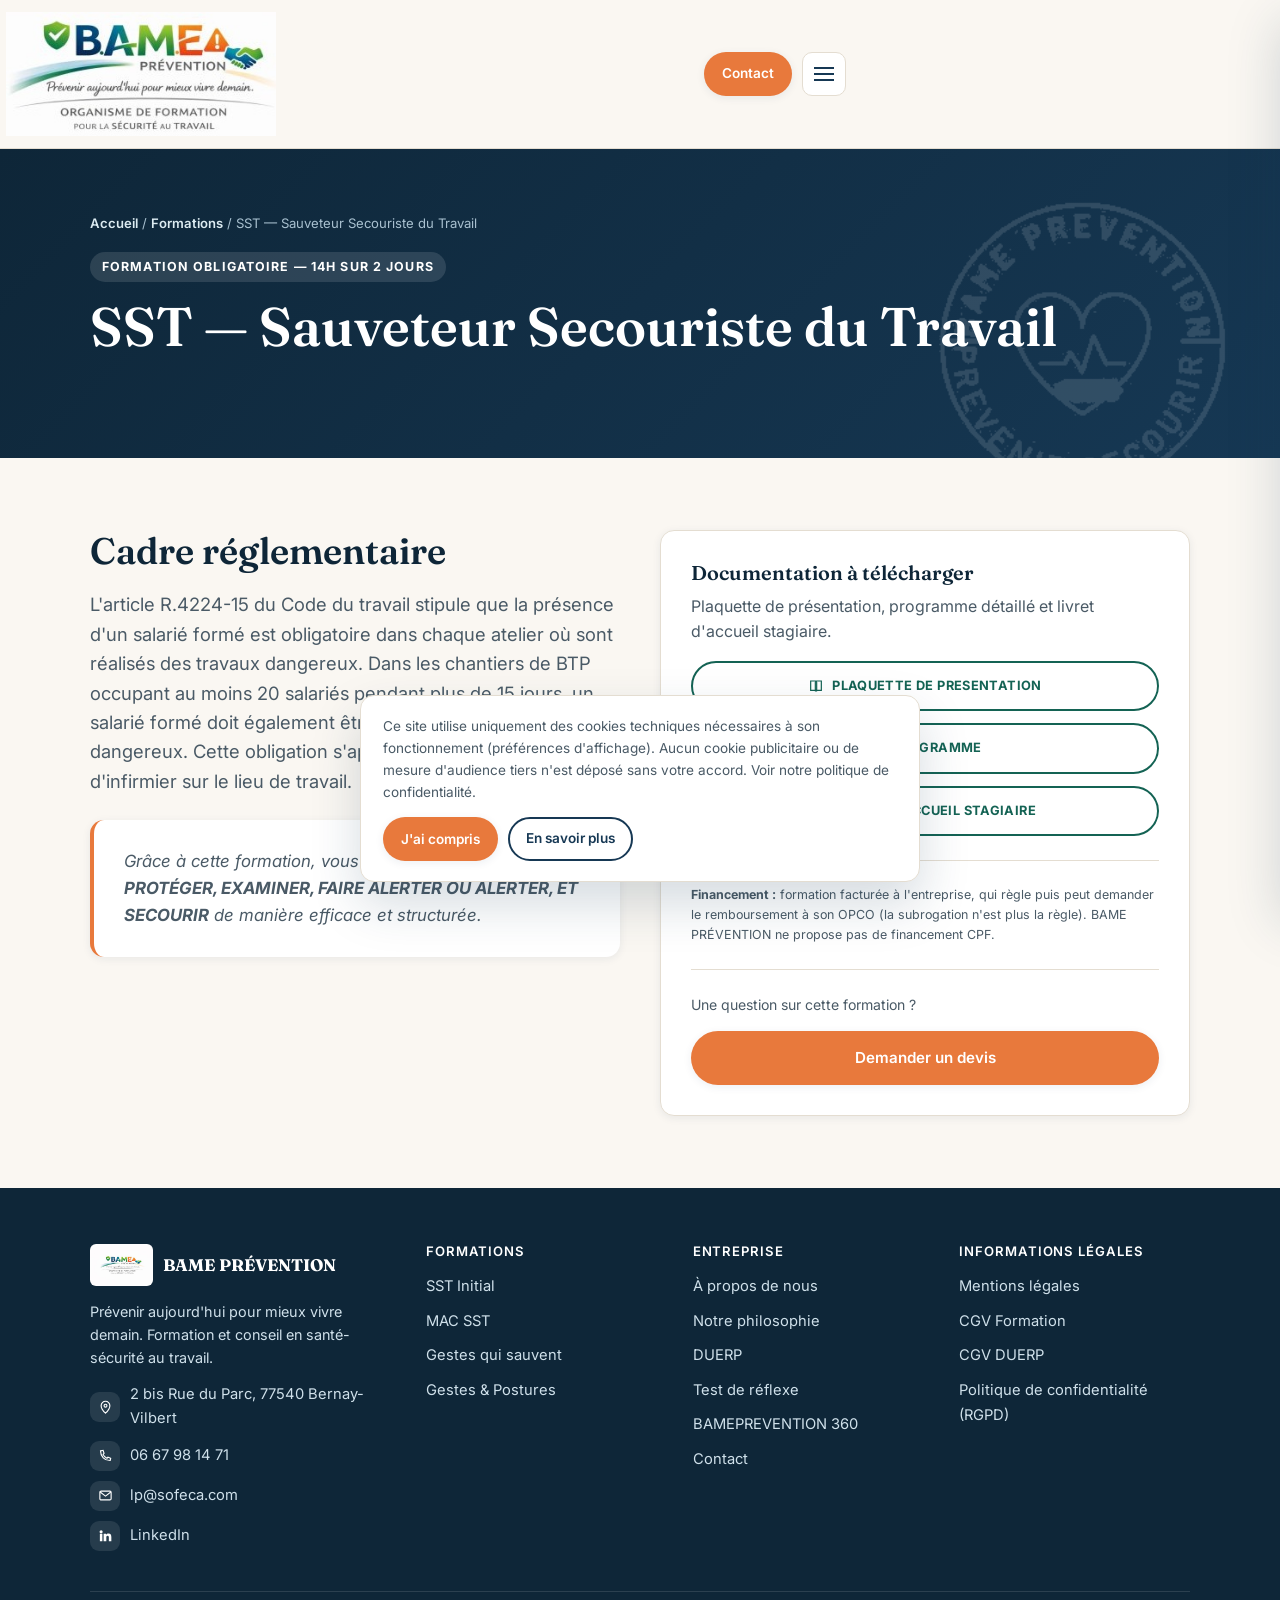
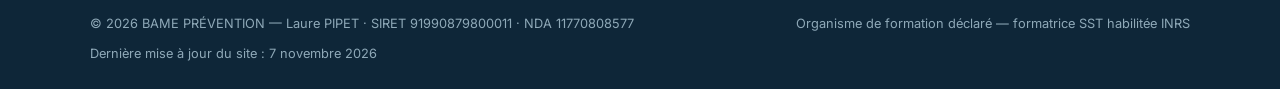
<file: sst.html>
<!doctype html>
<html lang="fr">
<head>
<meta charset="utf-8">
<meta name="viewport" content="width=device-width, initial-scale=1">
<title>Formation SST — Sauveteur Secouriste du Travail</title>
<meta name="description" content="Formation SST Initial, 14h sur 2 jours, par une formatrice habilitée INRS. Obligatoire dans les ateliers à travaux dangereux (article R.4224-15).">
<link rel="canonical" href="https://www.bameprevention.fr/sst.html">
<link rel="icon" href="/assets/images/logo-bame.jpg">
<meta property="og:title" content="Formation SST — Sauveteur Secouriste du Travail">
<meta property="og:description" content="Formation SST Initial, 14h sur 2 jours, par une formatrice habilitée INRS. Obligatoire dans les ateliers à travaux dangereux (article R.4224-15).">
<meta property="og:type" content="website">
<meta property="og:locale" content="fr_FR">
<meta property="og:url" content="https://www.bameprevention.fr/sst.html">
<meta property="og:image" content="https://www.bameprevention.fr/assets/images/logo-bame.jpg">
<meta name="twitter:card" content="summary">
<meta name="twitter:title" content="Formation SST — Sauveteur Secouriste du Travail">
<meta name="twitter:description" content="Formation SST Initial, 14h sur 2 jours, par une formatrice habilitée INRS. Obligatoire dans les ateliers à travaux dangereux (article R.4224-15).">
<meta name="twitter:image" content="https://www.bameprevention.fr/assets/images/logo-bame.jpg">
<link rel="preconnect" href="https://fonts.googleapis.com">
<link rel="preconnect" href="https://fonts.gstatic.com" crossorigin>
<link href="https://fonts.googleapis.com/css2?family=Fraunces:wght@500;600;700&family=Inter:wght@400;500;600;700;800&display=swap" rel="stylesheet">
<link rel="stylesheet" href="/assets/css/style.css">
</head>
<body>
<a class="skip-link" href="#main">Aller au contenu</a>
<header class="site-header">
  <div class="container">
    <a class="brand" href="/index.html">
      <img class="brand-logo" src="/assets/images/logo-bame-cropped.jpg" alt="BAME PRÉVENTION">
    </a>
    <nav class="main-nav" aria-label="Navigation principale">
      <a href="/index.html">Accueil</a>
        <div class="nav-dropdown is-open"><button type="button" aria-haspopup="true">Formations <svg width="12" height="8" viewBox="0 0 12 8" fill="none" aria-hidden="true"><path d="M1 1.5L6 6.5L11 1.5" stroke="currentColor" stroke-width="1.6" stroke-linecap="round" stroke-linejoin="round"/></svg></button><div class="nav-dropdown-panel"><a href="/sst.html">SST Initial</a><a href="/mac-sst.html">MAC SST</a><a href="/secours.html">Gestes qui sauvent</a><a href="/gestes-et-postures.html">Gestes &amp; Postures</a></div></div>
        <a href="/duerp.html">DUERP</a>
        <a href="/test-reflexe.html">Test de réflexe</a>
        <a href="/prevention-360.html">Prévention 360</a>
        <a href="/a-propos.html">À propos</a>
        <a href="/philosophie.html">Notre philosophie</a>
    </nav>
    <div class="header-cta">
      <a class="btn btn-primary btn-sm" href="/contact.html"><span class="btn-label-full">Nous contacter</span><span class="btn-label-short">Contact</span></a>
      <button class="nav-toggle" aria-label="Ouvrir le menu" aria-expanded="false">
        <span></span>
      </button>
    </div>
    <div class="header-qualiopi">
      <a href="/assets/documents/Certificat_Qualiopi_884511.pdf" target="_blank" rel="noopener"><img class="brand-qualiopi" src="/assets/images/logo-qualiopi.jpg" alt="Qualiopi — processus certifié"></a>
    </div>
  </div>
</header>
<div class="nav-scrim"></div>
<main id="main">

<section class="page-hero">
<img class="hero-watermark" src="/assets/images/watermark-seal.png" alt="" aria-hidden="true">
  <div class="container">
    <div class="breadcrumb"><a href="/index.html">Accueil</a> / <a href="/index.html#formations">Formations</a> / SST — Sauveteur Secouriste du Travail</div>
    <span class="eyebrow" style="background:rgba(255,255,255,.12);color:#fff;">Formation obligatoire — 14h sur 2 jours</span>
    <h1>SST — Sauveteur Secouriste du Travail</h1>
  </div>
</section>

<section class="section">
  <div class="container">
    <div class="grid grid-2" style="gap:40px;align-items:flex-start;">
      <div>
        <h2>Cadre réglementaire</h2>
        <p class="lede">L'article <a href='https://www.legifrance.gouv.fr/codes/article_lc/LEGIARTI000018532203' target='_blank' rel='noopener'>R.4224-15</a> du Code du travail stipule que la présence d'un salarié formé est obligatoire dans chaque atelier où sont réalisés des travaux dangereux. Dans les chantiers de BTP occupant au moins 20 salariés pendant plus de 15 jours, un salarié formé doit également être présent s'il y a des travaux dangereux. Cette obligation s'applique en l'absence d'infirmier sur le lieu de travail.</p>
        <div class="quote-block" style="margin-top:24px;">Grâce à cette formation, vous serez capable de <strong>PROTÉGER, EXAMINER, FAIRE ALERTER OU ALERTER, ET SECOURIR</strong> de manière efficace et structurée.</div>
        
      </div>
      <div class="card sticky-card">
        <h3>Documentation à télécharger</h3>
        <p class="muted">Plaquette de présentation, programme détaillé et livret d'accueil stagiaire.</p>
        <div class="doc-button-list">
          <a class="doc-button" href="/assets/documents/Plaquette_SST_Initial.pdf" target="_blank" rel="noopener"><svg viewBox="0 0 24 24" fill="none" stroke="currentColor" stroke-width="1.8"><path d="M4 4.5h7A2 2 0 0113 6.5V20a2 2 0 00-2-1.5H4V4.5z"/><path d="M20 4.5h-7a2 2 0 00-2 2V20a2 2 0 012-1.5h7V4.5z"/></svg>PLAQUETTE DE PRESENTATION</a>
          <a class="doc-button" href="/assets/documents/Programme_SST_Initial.pdf" target="_blank" rel="noopener"><svg viewBox="0 0 24 24" fill="none" stroke="currentColor" stroke-width="1.8"><path d="M4 4.5h7A2 2 0 0113 6.5V20a2 2 0 00-2-1.5H4V4.5z"/><path d="M20 4.5h-7a2 2 0 00-2 2V20a2 2 0 012-1.5h7V4.5z"/></svg>PROGRAMME</a>
          <a class="doc-button" href="/assets/documents/Livret_Accueil_Stagiaire.pdf" target="_blank" rel="noopener"><svg viewBox="0 0 24 24" fill="none" stroke="currentColor" stroke-width="1.8"><path d="M4 4.5h7A2 2 0 0113 6.5V20a2 2 0 00-2-1.5H4V4.5z"/><path d="M20 4.5h-7a2 2 0 00-2 2V20a2 2 0 012-1.5h7V4.5z"/></svg>LIVRET D'ACCUEIL STAGIAIRE</a>
        </div>
        <div class="divider" style="margin:24px 0;"></div>
        <p class="muted" style="font-size:.78rem;"><strong>Financement :</strong> formation facturée à l'entreprise, qui règle puis peut demander le remboursement à son OPCO (la subrogation n'est plus la règle). BAME PRÉVENTION ne propose pas de financement CPF.</p>
        <div class="divider" style="margin:24px 0;"></div>
        <p class="muted" style="font-size:.88rem;">Une question sur cette formation ?</p>
        <a class="btn btn-primary" style="width:100%;justify-content:center;" href="/contact.html">Demander un devis</a>
      </div>
    </div>
  </div>
</section>

</main>
<footer class="site-footer">
  <div class="container">
    <div class="footer-grid">
      <div>
        <div class="footer-brand">
          <img src="/assets/images/logo-bame.jpg" alt="BAME PRÉVENTION">
          <span>BAME PRÉVENTION</span>
        </div>
        <p class="muted" style="color:#cfe0ea;font-size:.9rem;max-width:30ch;">Prévenir aujourd'hui pour mieux vivre demain. Formation et conseil en santé-sécurité au travail.</p>
        <div class="footer-contact">
          <div class="row"><div class="icon"><svg viewBox="0 0 24 24" fill="none" stroke="currentColor" stroke-width="1.8"><path d="M12 21s7-6.5 7-12a7 7 0 10-14 0c0 5.5 7 12 7 12z"/><circle cx="12" cy="9" r="2.3"/></svg></div><span>2 bis Rue du Parc, 77540 Bernay-Vilbert</span></div>
          <div class="row"><div class="icon"><svg viewBox="0 0 24 24" fill="none" stroke="currentColor" stroke-width="1.8"><path d="M4 4.5c0 9.1 6.4 15.5 15.5 15.5l.8-3.6-4.4-1.6-1.6 1.6a12 12 0 01-6.2-6.2l1.6-1.6L8.1 3.7 4.5 4.5z"/></svg></div><a href="tel:+33667981471">06 67 98 14 71</a></div>
          <div class="row"><div class="icon"><svg viewBox="0 0 24 24" fill="none" stroke="currentColor" stroke-width="1.8"><rect x="3" y="5" width="18" height="14" rx="2"/><path d="M3.5 6.5L12 13l8.5-6.5"/></svg></div><a href="mailto:lp@sofeca.com">lp@sofeca.com</a></div>
          <div class="row"><div class="icon"><svg viewBox="0 0 24 24" fill="currentColor"><path d="M4.98 3.5a2.5 2.5 0 1 1 0 5 2.5 2.5 0 0 1 0-5zM3 9h4v12H3zM9 9h3.8v1.7h.05c.53-1 1.82-2.05 3.75-2.05 4 0 4.75 2.6 4.75 6v6.35h-4v-5.63c0-1.34-.02-3.06-1.87-3.06-1.87 0-2.16 1.46-2.16 2.96V21H9z"/></svg></div><a href="https://www.linkedin.com/in/laure-le-solliec-pipet-certifi%C3%A9-qualiopi-pour-action-de-formation-81a190244/" target="_blank" rel="noopener">LinkedIn</a></div>
        </div>
      </div>
      <div>
        <h4>Formations</h4>
        <ul>
          <li><a href="/sst.html">SST Initial</a></li>
          <li><a href="/mac-sst.html">MAC SST</a></li>
          <li><a href="/secours.html">Gestes qui sauvent</a></li>
          <li><a href="/gestes-et-postures.html">Gestes &amp; Postures</a></li>
        </ul>
      </div>
      <div>
        <h4>Entreprise</h4>
        <ul>
          <li><a href="/a-propos.html">À propos de nous</a></li>
          <li><a href="/philosophie.html">Notre philosophie</a></li>
          <li><a href="/duerp.html">DUERP</a></li>
          <li><a href="/test-reflexe.html">Test de réflexe</a></li>
          <li><a href="/prevention-360.html">BAMEPREVENTION 360</a></li>
          <li><a href="/contact.html">Contact</a></li>
        </ul>
      </div>
      <div>
        <h4>Informations légales</h4>
        <ul>
          <li><a href="/mentions-legales.html">Mentions légales</a></li>
          <li><a href="/cgv-formation.html">CGV Formation</a></li>
          <li><a href="/cgv-duerp.html">CGV DUERP</a></li>
          <li><a href="/rgpd.html">Politique de confidentialité (RGPD)</a></li>
        </ul>
      </div>
    </div>
    <div class="footer-bottom">
      <span>&copy; <span data-current-year>2026</span> BAME PRÉVENTION — Laure PIPET · SIRET 91990879800011 · NDA 11770808577</span>
      <span>Organisme de formation déclaré — formatrice SST habilitée INRS</span>
      <span>Dernière mise à jour du site : 7 novembre 2026</span>
    </div>
  </div>
</footer>
<div class="cookie-banner" role="dialog" aria-label="Gestion des cookies">
  <p>Ce site utilise uniquement des cookies techniques nécessaires à son fonctionnement (préférences d'affichage). Aucun cookie publicitaire ou de mesure d'audience tiers n'est déposé sans votre accord. Voir notre <a href="/rgpd.html">politique de confidentialité</a>.</p>
  <div class="actions">
    <button class="btn btn-primary btn-sm" data-cookie-choice="accepted">J'ai compris</button>
    <a class="btn btn-outline btn-sm" href="/rgpd.html">En savoir plus</a>
  </div>
</div>
<script src="/assets/js/main.js"></script>
</body>
</html>
</file>
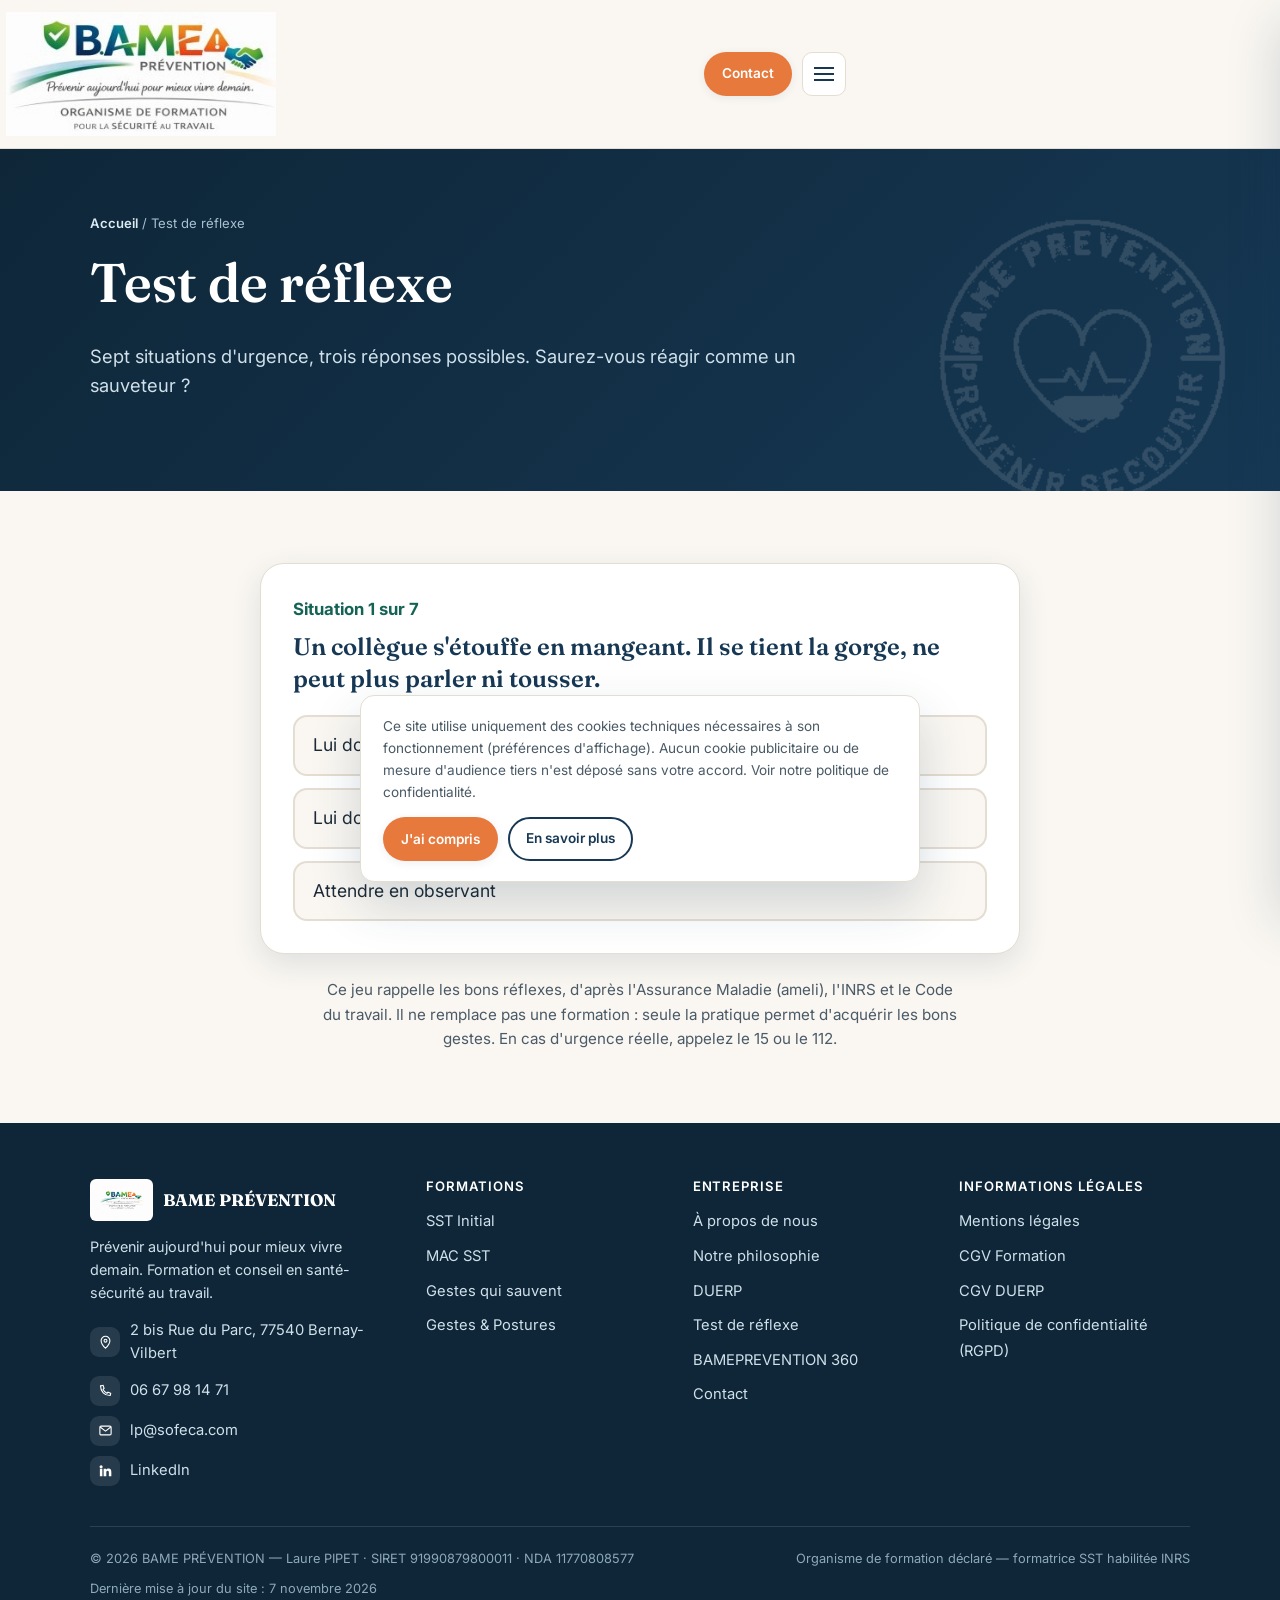
<file: test-reflexe.html>
<!doctype html>
<html lang="fr">
<head>
<meta charset="utf-8">
<meta name="viewport" content="width=device-width, initial-scale=1">
<title>Test de réflexe — Premiers secours — BAME PRÉVENTION</title>
<meta name="description" content="Sept situations d'urgence pour tester vos réflexes de secouriste : arrêt cardiaque, étouffement, brûlure, saignement. Avec les sources officielles.">
<link rel="canonical" href="https://www.bameprevention.fr/test-reflexe.html">
<link rel="icon" href="/assets/images/logo-bame.jpg">
<meta property="og:title" content="Test de réflexe — Premiers secours — BAME PRÉVENTION">
<meta property="og:description" content="Sept situations d'urgence pour tester vos réflexes de secouriste : arrêt cardiaque, étouffement, brûlure, saignement. Avec les sources officielles.">
<meta property="og:type" content="website">
<meta property="og:locale" content="fr_FR">
<meta property="og:url" content="https://www.bameprevention.fr/test-reflexe.html">
<meta property="og:image" content="https://www.bameprevention.fr/assets/images/logo-bame.jpg">
<meta name="twitter:card" content="summary">
<meta name="twitter:title" content="Test de réflexe — Premiers secours — BAME PRÉVENTION">
<meta name="twitter:description" content="Sept situations d'urgence pour tester vos réflexes de secouriste : arrêt cardiaque, étouffement, brûlure, saignement. Avec les sources officielles.">
<meta name="twitter:image" content="https://www.bameprevention.fr/assets/images/logo-bame.jpg">
<link rel="preconnect" href="https://fonts.googleapis.com">
<link rel="preconnect" href="https://fonts.gstatic.com" crossorigin>
<link href="https://fonts.googleapis.com/css2?family=Fraunces:wght@500;600;700&family=Inter:wght@400;500;600;700;800&display=swap" rel="stylesheet">
<link rel="stylesheet" href="/assets/css/style.css">
</head>
<body>
<a class="skip-link" href="#main">Aller au contenu</a>
<header class="site-header">
  <div class="container">
    <a class="brand" href="/index.html">
      <img class="brand-logo" src="/assets/images/logo-bame-cropped.jpg" alt="BAME PRÉVENTION">
    </a>
    <nav class="main-nav" aria-label="Navigation principale">
      <a href="/index.html">Accueil</a>
        <div class="nav-dropdown"><button type="button" aria-haspopup="true">Formations <svg width="12" height="8" viewBox="0 0 12 8" fill="none" aria-hidden="true"><path d="M1 1.5L6 6.5L11 1.5" stroke="currentColor" stroke-width="1.6" stroke-linecap="round" stroke-linejoin="round"/></svg></button><div class="nav-dropdown-panel"><a href="/sst.html">SST Initial</a><a href="/mac-sst.html">MAC SST</a><a href="/secours.html">Gestes qui sauvent</a><a href="/gestes-et-postures.html">Gestes &amp; Postures</a></div></div>
        <a href="/duerp.html">DUERP</a>
        <a href="/test-reflexe.html" aria-current="page">Test de réflexe</a>
        <a href="/prevention-360.html">Prévention 360</a>
        <a href="/a-propos.html">À propos</a>
        <a href="/philosophie.html">Notre philosophie</a>
    </nav>
    <div class="header-cta">
      <a class="btn btn-primary btn-sm" href="/contact.html"><span class="btn-label-full">Nous contacter</span><span class="btn-label-short">Contact</span></a>
      <button class="nav-toggle" aria-label="Ouvrir le menu" aria-expanded="false">
        <span></span>
      </button>
    </div>
    <div class="header-qualiopi">
      <a href="/assets/documents/Certificat_Qualiopi_884511.pdf" target="_blank" rel="noopener"><img class="brand-qualiopi" src="/assets/images/logo-qualiopi.jpg" alt="Qualiopi — processus certifié"></a>
    </div>
  </div>
</header>
<div class="nav-scrim"></div>
<main id="main">

<section class="page-hero">
<img class="hero-watermark" src="/assets/images/watermark-seal.png" alt="" aria-hidden="true">
  <div class="container">
    <div class="breadcrumb"><a href="/index.html">Accueil</a> / Test de réflexe</div>
    <h1>Test de réflexe</h1>
    <p class="lede">Sept situations d'urgence, trois réponses possibles. Saurez-vous réagir comme un sauveteur ?</p>
  </div>
</section>

<section class="section">
  <div class="container">
    <div class="jeu" id="test-reflexe"></div>
    <p class="muted center" style="max-width:640px;margin:24px auto 0;font-size:.95rem;">Ce jeu rappelle les bons réflexes, d'après l'Assurance Maladie (ameli), l'INRS et le Code du travail. Il ne remplace pas une formation : seule la pratique permet d'acquérir les bons gestes. En cas d'urgence réelle, appelez le 15 ou le 112.</p>
  </div>
  <script src="/assets/js/jeux.js" defer></script>
</section>

</main>
<footer class="site-footer">
  <div class="container">
    <div class="footer-grid">
      <div>
        <div class="footer-brand">
          <img src="/assets/images/logo-bame.jpg" alt="BAME PRÉVENTION">
          <span>BAME PRÉVENTION</span>
        </div>
        <p class="muted" style="color:#cfe0ea;font-size:.9rem;max-width:30ch;">Prévenir aujourd'hui pour mieux vivre demain. Formation et conseil en santé-sécurité au travail.</p>
        <div class="footer-contact">
          <div class="row"><div class="icon"><svg viewBox="0 0 24 24" fill="none" stroke="currentColor" stroke-width="1.8"><path d="M12 21s7-6.5 7-12a7 7 0 10-14 0c0 5.5 7 12 7 12z"/><circle cx="12" cy="9" r="2.3"/></svg></div><span>2 bis Rue du Parc, 77540 Bernay-Vilbert</span></div>
          <div class="row"><div class="icon"><svg viewBox="0 0 24 24" fill="none" stroke="currentColor" stroke-width="1.8"><path d="M4 4.5c0 9.1 6.4 15.5 15.5 15.5l.8-3.6-4.4-1.6-1.6 1.6a12 12 0 01-6.2-6.2l1.6-1.6L8.1 3.7 4.5 4.5z"/></svg></div><a href="tel:+33667981471">06 67 98 14 71</a></div>
          <div class="row"><div class="icon"><svg viewBox="0 0 24 24" fill="none" stroke="currentColor" stroke-width="1.8"><rect x="3" y="5" width="18" height="14" rx="2"/><path d="M3.5 6.5L12 13l8.5-6.5"/></svg></div><a href="mailto:lp@sofeca.com">lp@sofeca.com</a></div>
          <div class="row"><div class="icon"><svg viewBox="0 0 24 24" fill="currentColor"><path d="M4.98 3.5a2.5 2.5 0 1 1 0 5 2.5 2.5 0 0 1 0-5zM3 9h4v12H3zM9 9h3.8v1.7h.05c.53-1 1.82-2.05 3.75-2.05 4 0 4.75 2.6 4.75 6v6.35h-4v-5.63c0-1.34-.02-3.06-1.87-3.06-1.87 0-2.16 1.46-2.16 2.96V21H9z"/></svg></div><a href="https://www.linkedin.com/in/laure-le-solliec-pipet-certifi%C3%A9-qualiopi-pour-action-de-formation-81a190244/" target="_blank" rel="noopener">LinkedIn</a></div>
        </div>
      </div>
      <div>
        <h4>Formations</h4>
        <ul>
          <li><a href="/sst.html">SST Initial</a></li>
          <li><a href="/mac-sst.html">MAC SST</a></li>
          <li><a href="/secours.html">Gestes qui sauvent</a></li>
          <li><a href="/gestes-et-postures.html">Gestes &amp; Postures</a></li>
        </ul>
      </div>
      <div>
        <h4>Entreprise</h4>
        <ul>
          <li><a href="/a-propos.html">À propos de nous</a></li>
          <li><a href="/philosophie.html">Notre philosophie</a></li>
          <li><a href="/duerp.html">DUERP</a></li>
          <li><a href="/test-reflexe.html">Test de réflexe</a></li>
          <li><a href="/prevention-360.html">BAMEPREVENTION 360</a></li>
          <li><a href="/contact.html">Contact</a></li>
        </ul>
      </div>
      <div>
        <h4>Informations légales</h4>
        <ul>
          <li><a href="/mentions-legales.html">Mentions légales</a></li>
          <li><a href="/cgv-formation.html">CGV Formation</a></li>
          <li><a href="/cgv-duerp.html">CGV DUERP</a></li>
          <li><a href="/rgpd.html">Politique de confidentialité (RGPD)</a></li>
        </ul>
      </div>
    </div>
    <div class="footer-bottom">
      <span>&copy; <span data-current-year>2026</span> BAME PRÉVENTION — Laure PIPET · SIRET 91990879800011 · NDA 11770808577</span>
      <span>Organisme de formation déclaré — formatrice SST habilitée INRS</span>
      <span>Dernière mise à jour du site : 7 novembre 2026</span>
    </div>
  </div>
</footer>
<div class="cookie-banner" role="dialog" aria-label="Gestion des cookies">
  <p>Ce site utilise uniquement des cookies techniques nécessaires à son fonctionnement (préférences d'affichage). Aucun cookie publicitaire ou de mesure d'audience tiers n'est déposé sans votre accord. Voir notre <a href="/rgpd.html">politique de confidentialité</a>.</p>
  <div class="actions">
    <button class="btn btn-primary btn-sm" data-cookie-choice="accepted">J'ai compris</button>
    <a class="btn btn-outline btn-sm" href="/rgpd.html">En savoir plus</a>
  </div>
</div>
<script src="/assets/js/main.js"></script>
</body>
</html>
</file>
<file: assets/css/style.css>
/* ===========================================================
   BAME PRÉVENTION — design system
   =========================================================== */

:root{
  --navy:        #163854;
  --navy-dark:   #0e2638;
  --teal:        #1f8a70;
  --teal-dark:   #146354;
  --orange:      #e8793c;
  --orange-dark: #c75f27;
  --cream:       #faf7f2;
  --paper:       #ffffff;
  --ink:         #1c2b36;
  --ink-soft:    #4a5a66;
  --line:        #e4ddd1;
  --success-bg:  #eaf5f0;

  --radius-sm: 8px;
  --radius-md: 14px;
  --radius-lg: 24px;

  --shadow-sm: 0 2px 8px rgba(22,56,84,.08);
  --shadow-md: 0 10px 30px rgba(22,56,84,.12);
  --shadow-lg: 0 22px 50px rgba(22,56,84,.18);

  --logo-bame-size: 270px;
  --logo-bame-size-scrolled: 140px;

  --container: 1140px;
  --font-head: 'Fraunces', Georgia, serif;
  --font-body: 'Inter', -apple-system, BlinkMacSystemFont, 'Segoe UI', Arial, sans-serif;
}

*,*::before,*::after{ box-sizing:border-box; }
html{ scroll-behavior:smooth; }
html{
  /* Empêche le "scroll anchoring" du navigateur de compenser le
     changement de hauteur du header sticky au scroll : sans ça, le
     recalage de position créait une boucle (le header rétrécit, le
     scroll est ajusté, ce qui annule le rétrécissement, etc.) qui
     donnait un effet de tremblement/clignotement du header. */
  overflow-anchor:none;
}
body{
  margin:0;
  font-family:var(--font-body);
  color:var(--ink);
  background:var(--cream);
  -webkit-font-smoothing:antialiased;
  line-height:1.6;
  overflow-x:hidden;
}
img{ max-width:100%; display:block; }
a{ color:inherit; text-decoration:none; }
ul{ margin:0; padding:0; list-style:none; }
h1,h2,h3,h4{ font-family:var(--font-head); font-weight:600; line-height:1.15; margin:0 0 .5em; color:var(--navy-dark); }
h1{ font-size:clamp(2.1rem,4.5vw,3.4rem); }
h2{ font-size:clamp(1.6rem,3vw,2.3rem); }
h3{ font-size:1.25rem; }
p{ margin:0 0 1em; }
.container{ max-width:var(--container); margin:0 auto; padding:0 20px; }
.section{ padding:72px 0; }
.section--tight{ padding:48px 0; }
@media (max-width:640px){
  .section{ padding:48px 0; }
  .section--tight{ padding:36px 0; }
  .card{ padding:22px; }
  .hero{ padding:52px 0 60px; }
  .page-hero{ padding:44px 0 52px; }
  .form-card{ padding:22px; }
  .newsletter{ padding:26px; }
  .hero-card{ padding:20px; }
}
.sticky-card{ position:sticky; top:110px; }
@media (max-width:860px){ .sticky-card{ position:static; } }
.section--alt{ background:var(--paper); }
.section--navy{ background:var(--navy-dark); color:#eaf0f4; }
.section--navy h2, .section--navy h3{ color:#fff; }
.eyebrow{
  display:inline-block;
  font-size:.78rem;
  font-weight:700;
  letter-spacing:.09em;
  text-transform:uppercase;
  color:var(--teal-dark);
  background:var(--success-bg);
  padding:5px 12px;
  border-radius:999px;
  margin-bottom:14px;
}
.lede{ font-size:1.15rem; color:var(--ink-soft); max-width:62ch; }
.center{ text-align:center; margin-left:auto; margin-right:auto; }

/* Buttons */
.btn{
  display:inline-flex; align-items:center; gap:8px;
  font-family:var(--font-body); font-weight:600; font-size:.95rem;
  padding:13px 24px; border-radius:999px; border:2px solid transparent;
  cursor:pointer; transition:transform .15s ease, box-shadow .15s ease, background .15s ease, color .15s ease;
  white-space:nowrap;
}
.btn:hover{ transform:translateY(-2px); }
.btn-primary{ background:var(--orange); color:#fff; box-shadow:var(--shadow-sm); }
.btn-primary:hover{ background:var(--orange-dark); box-shadow:var(--shadow-md); }
.btn-outline{ background:transparent; border-color:currentColor; color:var(--navy); }
.btn-outline:hover{ background:var(--navy); color:#fff; border-color:var(--navy); }
.btn-ghost{ background:rgba(255,255,255,.12); color:#fff; border-color:rgba(255,255,255,.35); }
.btn-ghost:hover{ background:rgba(255,255,255,.22); }
.btn-sm{ padding:9px 16px; font-size:.85rem; }
.btn-label-short{ display:none; }

/* ---------- Header ---------- */
.site-header{
  position:sticky; top:0; z-index:100;
  background:var(--cream);
  border-bottom:1px solid var(--line);
}
.site-header .container{ display:flex; flex-wrap:nowrap; align-items:center; justify-content:space-between; padding:12px 6px; gap:10px; max-width:100%; }
.brand{ display:flex; align-items:center; gap:10px; font-family:var(--font-head); font-weight:700; font-size:1.15rem; color:var(--navy-dark); margin-left:12px; }
.brand img{ width:var(--logo-bame-size); max-width:90vw; height:auto; transition:width .25s ease; }
.brand-qualiopi{ width:calc(var(--logo-bame-size) * .7); max-width:35vw; height:auto; flex:none; transition:width .25s ease; }
.site-header.is-scrolled .brand img{ width:var(--logo-bame-size-scrolled); }
.site-header.is-scrolled .brand-qualiopi{ width:calc(var(--logo-bame-size-scrolled) * 1); }
.main-nav{ display:flex; align-items:center; gap:4px; }
.main-nav a{
  font-size:.92rem; font-weight:600; padding:9px 13px; border-radius:999px; color:var(--navy);
  transition:background .15s ease, color .15s ease; white-space:nowrap;
}
.main-nav a:hover, .main-nav a[aria-current="page"]{ background:var(--navy); color:#fff; }
.nav-dropdown{ position:relative; }
.nav-dropdown > button{
  font:inherit; font-size:.92rem; font-weight:600; color:var(--navy); background:none; border:0; cursor:pointer;
  display:flex; align-items:center; gap:5px; padding:9px 13px; border-radius:999px;
}
.nav-dropdown > button:hover{ background:var(--navy); color:#fff; }
.nav-dropdown-panel{
  position:absolute; top:calc(100% + 8px); left:0; min-width:230px;
  background:var(--paper); border-radius:var(--radius-md); box-shadow:var(--shadow-lg);
  padding:8px; opacity:0; visibility:hidden; transform:translateY(6px);
  transition:opacity .15s ease, transform .15s ease, visibility .15s ease;
}
.nav-dropdown:hover .nav-dropdown-panel,
.nav-dropdown:focus-within .nav-dropdown-panel{ opacity:1; visibility:visible; transform:translateY(0); }
.nav-dropdown-panel a{ display:block; padding:10px 12px; border-radius:8px; font-size:.9rem; color:var(--ink); font-weight:500; }
.nav-dropdown-panel a:hover{ background:var(--success-bg); color:var(--teal-dark); }
.header-cta{ display:flex; align-items:center; gap:10px; }
.header-qualiopi{ display:flex; align-items:center; flex:none; }
.nav-toggle{
  display:none; width:44px; height:44px; border-radius:10px; border:1px solid var(--line);
  background:var(--paper); cursor:pointer; align-items:center; justify-content:center;
}
.nav-toggle span, .nav-toggle span::before, .nav-toggle span::after{
  content:''; display:block; width:20px; height:2px; background:var(--navy); position:relative; transition:transform .2s ease, opacity .2s ease;
}
.nav-toggle span::before{ position:absolute; top:-6px; }
.nav-toggle span::after{ position:absolute; top:6px; }

@media (max-width:1300px){
  .main-nav{
    position:fixed; inset:0 0 0 auto; width:min(320px,85vw); height:100vh;
    background:var(--paper); flex-direction:column; align-items:stretch; gap:2px;
    padding:90px 20px 20px; transform:translateX(100%); transition:transform .25s ease;
    box-shadow:var(--shadow-lg); overflow-y:auto; z-index:150;
  }
  .main-nav.is-open{ transform:translateX(0); }
  .main-nav a, .nav-dropdown > button{ width:100%; justify-content:space-between; }
  .nav-dropdown-panel{ position:static; opacity:1; visibility:visible; transform:none; box-shadow:none; display:none; padding-left:10px; }
  .nav-dropdown.is-open .nav-dropdown-panel{ display:block; }
  .nav-toggle{ display:flex; }
  .header-cta .btn span.btn-label-full{ display:none; }
  .header-cta .btn span.btn-label-short{ display:inline; }
  .brand-qualiopi{ display:none; }
  .brand img{ max-width:55vw; }
  .brand{ margin-left:0; }
}
.nav-scrim{ display:none; }
.nav-scrim.is-open{ display:block; position:fixed; inset:0; background:rgba(14,38,56,.45); z-index:90; }

/* ---------- Hero ---------- */
.hero{
  position:relative; overflow:hidden;
  background:linear-gradient(135deg,#2c5d78 0%,#3a7391 40%,#f0924f 100%);
  color:#fff; padding:80px 0 100px;
}
.hero-bg-logo{
  position:absolute; inset:-15%; width:130%; height:130%; object-fit:cover; object-position:center;
  filter:blur(38px) saturate(.35); z-index:0; pointer-events:none;
}
.hero-bg-overlay{
  position:absolute; inset:0; z-index:0;
  background:linear-gradient(135deg,rgba(22,51,71,.58),rgba(31,69,88,.4) 50%,rgba(240,146,79,.3));
}
.hero::after{
  content:''; position:absolute; right:-120px; top:-120px; width:420px; height:420px; border-radius:50%;
  background:radial-gradient(circle,rgba(232,121,60,.35),transparent 70%); z-index:0;
}
.hero-watermark{
  position:absolute; top:50%; right:-60px; width:min(780px,70vw); height:auto; max-width:none;
  transform:translateY(-50%); opacity:.14; filter:brightness(0) invert(1); pointer-events:none; z-index:0;
  mix-blend-mode:screen;
}
.hero .container{ position:relative; z-index:1; display:grid; grid-template-columns:1.1fr .9fr; gap:48px; align-items:center; }
@media (max-width:980px){ .hero .container{ grid-template-columns:1fr; } }
.hero h1{ color:#fff; }
.hero .lede{ color:#cfe0ea; }
.hero-actions{ display:flex; gap:14px; flex-wrap:wrap; margin-top:28px; }
.hero-badges{ display:grid; grid-template-columns:repeat(3,1fr); gap:12px; margin-top:34px; }
@media (max-width:620px){ .hero-badges{ grid-template-columns:1fr; } }
.hero-badge{
  display:flex; align-items:center; gap:10px; background:rgba(255,255,255,.07);
  border:1px solid rgba(255,255,255,.16); border-radius:12px; padding:9px 14px; font-size:.8rem; font-weight:600;
}
.hero-badge .badge-ico{
  flex:none; width:32px; height:32px; border-radius:9px; background:rgba(232,121,60,.25);
  display:flex; align-items:center; justify-content:center;
}
.hero-badge .badge-ico svg{ width:17px; height:17px; }
.hero-card{
  background:var(--paper); border-radius:var(--radius-lg); padding:28px; box-shadow:var(--shadow-lg); color:var(--ink);
}
.hero-card img{ border-radius:var(--radius-md); margin:0 auto 16px; aspect-ratio:4/3; object-fit:cover; object-position:center 12%; width:48%; }
.hero-card h3{ margin-bottom:4px; }
.hero-card .role{ color:var(--teal-dark); font-weight:700; font-size:.82rem; text-transform:uppercase; letter-spacing:.06em; margin-bottom:12px; }
.hero-card .quote{ font-style:italic; color:var(--ink-soft); font-size:.95rem; }

.page-hero{
  position:relative; overflow:hidden;
  background:linear-gradient(135deg,var(--navy-dark),var(--navy));
  color:#fff; padding:64px 0 72px;
}
.page-hero .hero-watermark{ width:min(520px,60vw); opacity:.12; }
.page-hero .container{ position:relative; z-index:1; }
.page-hero h1{ color:#fff; max-width:48ch; }
.page-hero .lede{ color:#cfe0ea; }
.breadcrumb{ font-size:.82rem; color:#a9c1d0; margin-bottom:18px; }
.breadcrumb a{ color:#dcebf1; font-weight:600; }
.breadcrumb a:hover{ text-decoration:underline; }

/* ---------- Cards / grids ---------- */
.grid{ display:grid; gap:26px; }
.grid-3{ grid-template-columns:repeat(3,1fr); }
.grid-2{ grid-template-columns:repeat(2,1fr); }
@media (max-width:860px){ .grid-3,.grid-2{ grid-template-columns:1fr; } }

/* ---------- Détails repliables (progressive disclosure) ---------- */
.reveal-more{ margin-top:26px; }
.reveal-more > summary{
  list-style:none; cursor:pointer; display:flex; align-items:center; justify-content:center; gap:8px;
  font-weight:700; color:var(--teal-dark); background:var(--success-bg); border:1px solid var(--line);
  border-radius:999px; padding:12px 22px; font-size:.92rem; max-width:320px; margin:0 auto;
  transition:background .15s ease;
}
.reveal-more > summary::-webkit-details-marker{ display:none; }
.reveal-more > summary:hover{ background:#dcf0e8; }
.reveal-more > summary .chevron{ transition:transform .2s ease; display:flex; }
.reveal-more[open] > summary .chevron{ transform:rotate(180deg); }
.reveal-more[open] > summary{ margin-bottom:26px; }

/* ---------- Carrousel (formations / ateliers) ---------- */
.carousel{ margin-top:40px; }
.carousel-track{
  display:flex; gap:20px; overflow-x:auto; scroll-snap-type:x mandatory;
  -webkit-overflow-scrolling:touch; padding:4px 4px 10px; scrollbar-width:none;
}
.carousel-track::-webkit-scrollbar{ display:none; }
.carousel-track > .training-card,
.carousel-track > .card{ flex:0 0 280px; scroll-snap-align:start; }
.carousel-nav{ display:flex; justify-content:center; gap:10px; margin-top:16px; }
.carousel-btn{
  width:42px; height:42px; border-radius:999px; border:1px solid var(--line);
  background:var(--paper); display:flex; align-items:center; justify-content:center;
  cursor:pointer; color:var(--navy); transition:background .15s ease;
}
.carousel-btn:hover{ background:var(--success-bg); }
.carousel-btn svg{ width:18px; height:18px; }
.carousel-btn.prev svg{ transform:rotate(90deg); }
.carousel-btn.next svg{ transform:rotate(-90deg); }
@media (max-width:640px){
  .carousel-track > .training-card,
  .carousel-track > .card{ flex-basis:82vw; }
}

.card{
  background:var(--paper); border-radius:var(--radius-md); padding:30px; box-shadow:var(--shadow-sm);
  border:1px solid var(--line); transition:transform .15s ease, box-shadow .15s ease;
}
.card:hover{ transform:translateY(-4px); box-shadow:var(--shadow-md); }
.icon{
  width:52px; height:52px; border-radius:14px; display:flex; align-items:center; justify-content:center;
  background:var(--success-bg); color:var(--teal-dark);
}
.icon svg{ width:26px; height:26px; }
.card .icon{ margin-bottom:16px; }

.training-card{
  background:var(--paper); border-radius:var(--radius-lg); padding:0; overflow:hidden;
  box-shadow:var(--shadow-sm); border:1px solid var(--line); display:flex; flex-direction:column;
  transition:transform .15s ease, box-shadow .15s ease;
}
.training-card:hover{ transform:translateY(-5px); box-shadow:var(--shadow-md); }
.training-card__top{ background:linear-gradient(135deg,var(--teal-dark),var(--teal)); color:#fff; padding:22px 26px; }
.training-card__top .duration{ font-size:.78rem; font-weight:700; letter-spacing:.06em; text-transform:uppercase; opacity:.85; }
.training-card__body{ padding:22px 26px 26px; flex:1; display:flex; flex-direction:column; }
.training-card__body p{ color:var(--ink-soft); font-size:.95rem; }
.training-card__body > .btn-outline.btn-sm{ margin-top:auto; align-self:flex-start; }
.training-card__links{ display:flex; flex-wrap:wrap; gap:8px; margin-top:auto; padding-top:14px; }
.pill-link{
  font-size:.8rem; font-weight:600; padding:7px 13px; border-radius:999px; background:var(--success-bg); color:var(--teal-dark);
  display:inline-flex; align-items:center; gap:5px;
}
.pill-link:hover{ background:var(--teal); color:#fff; }

.doc-button-list{ display:flex; flex-direction:column; gap:12px; }
.doc-button{
  display:flex; align-items:center; justify-content:center; gap:8px;
  padding:13px 20px; border:2px solid var(--teal-dark); border-radius:999px;
  font-size:.8rem; font-weight:700; letter-spacing:.03em; text-transform:uppercase;
  color:var(--teal-dark); text-align:center; transition:background .15s ease,color .15s ease;
}
.doc-button svg{ width:16px; height:16px; flex:none; }
.doc-button:hover{ background:var(--teal-dark); color:#fff; }

.check-list li{ display:flex; gap:10px; margin-bottom:10px; align-items:flex-start; }
.check-list li::before{
  content:'✓'; flex:none; width:22px; height:22px; border-radius:50%; background:var(--success-bg); color:var(--teal-dark);
  font-size:.75rem; font-weight:800; display:flex; align-items:center; justify-content:center; margin-top:2px;
}

.quote-block{
  background:var(--paper); border-left:4px solid var(--orange); border-radius:var(--radius-md);
  padding:28px 30px; box-shadow:var(--shadow-sm); font-size:1.05rem; color:var(--ink-soft); font-style:italic;
}

/* Stats strip */
.stats{ display:grid; grid-template-columns:repeat(4,1fr); gap:24px; }
@media (max-width:860px){ .stats{ grid-template-columns:repeat(2,1fr); } }
.stat{ text-align:center; padding:28px 16px; background:var(--paper); border-radius:var(--radius-md); border:1px solid var(--line); box-shadow:var(--shadow-sm); }
.stat .stat-number{ font-family:var(--font-head); font-size:clamp(1.8rem,4vw,2.6rem); font-weight:700; color:var(--teal-dark); line-height:1; }
.stat .stat-label{ margin-top:8px; font-size:.88rem; color:var(--ink-soft); }

/* Partner strip */
.partners{ display:flex; flex-wrap:wrap; align-items:center; justify-content:center; gap:36px; }
.partners img{ max-height:46px; width:auto; }

/* Timeline (contact/process) */
.timeline{ display:grid; gap:18px; }
.timeline-step{ display:grid; grid-template-columns:40px 1fr; gap:16px; }
.timeline-step .dot{
  width:40px; height:40px; border-radius:50%; background:var(--teal); color:#fff; font-weight:700;
  display:flex; align-items:center; justify-content:center; font-family:var(--font-head);
}
.timeline-group h4{ font-size:.82rem; text-transform:uppercase; letter-spacing:.07em; color:var(--orange-dark); margin-bottom:14px; }

/* Forms */
.form-card{ background:var(--paper); border-radius:var(--radius-lg); padding:32px; box-shadow:var(--shadow-md); border:1px solid var(--line); }
.field{ margin-bottom:18px; }
.field label{ display:block; font-weight:600; font-size:.88rem; margin-bottom:6px; color:var(--navy-dark); }
.field input, .field textarea, .field select{
  width:100%; padding:12px 14px; border-radius:10px; border:1.5px solid var(--line); font:inherit; background:var(--cream);
  transition:border-color .15s ease, background .15s ease;
}
.field input:focus, .field textarea:focus, .field select:focus{ outline:none; border-color:var(--teal); background:#fff; }
.field-check{ display:flex; gap:10px; align-items:flex-start; font-size:.85rem; color:var(--ink-soft); }
.field-check input{ width:20px; height:20px; min-width:20px; margin-top:2px; accent-color:var(--teal-dark); cursor:pointer; }
@media (max-width:560px){ .field-check input{ width:24px; height:24px; min-width:24px; } }
.form-note{ font-size:.78rem; color:var(--ink-soft); margin-top:6px; }
.form-status{ margin-top:14px; font-size:.9rem; font-weight:600; display:none; }
.form-status.is-visible{ display:block; }
.form-status.ok{ color:var(--teal-dark); }
.form-status.err{ color:var(--orange-dark); }

/* Newsletter band */
.newsletter{
  background:linear-gradient(135deg,var(--teal-dark),var(--teal));
  color:#fff; border-radius:var(--radius-lg); padding:44px; display:grid; grid-template-columns:1.1fr 1fr; gap:36px; align-items:center;
  box-shadow:var(--shadow-lg);
}
.newsletter h2, .newsletter p{ color:#fff; }
.newsletter form{ display:flex; flex-direction:column; gap:12px; }
.newsletter .field input{ background:#fff; border:none; }
.newsletter .field-check{ color:rgba(255,255,255,.85); }
@media (max-width:860px){ .newsletter{ grid-template-columns:1fr; padding:30px; } }

/* Contact info list */
.contact-info{ display:grid; gap:16px; }
.contact-info .row{ display:flex; gap:14px; align-items:flex-start; }
.contact-info .row .icon{ margin-bottom:0; flex:none; }
.contact-info--row{ grid-template-columns:repeat(4,1fr); gap:28px; }
@media (max-width:860px){ .contact-info--row{ grid-template-columns:repeat(2,1fr); } }
@media (max-width:560px){ .contact-info--row{ grid-template-columns:1fr; } }

/* Footer : mêmes icônes que la carte contact, en plus petit */
.footer-contact{ display:grid; gap:10px; margin-top:14px; }
.footer-contact .row{ display:flex; gap:10px; align-items:center; }
.footer-contact .icon{
  width:30px; height:30px; border-radius:9px; flex:none;
  background:rgba(255,255,255,.1); color:#fff;
}
.footer-contact .icon svg{ width:15px; height:15px; }
.footer-contact a, .footer-contact span{ font-size:.92rem; }

/* Legal pages */
.legal{ max-width:72ch; }
.legal h2{ margin-top:2.2em; font-size:1.3rem; }
.legal h2:first-of-type{ margin-top:0; }
.legal p, .legal li{ color:var(--ink-soft); }
.legal ul{ list-style:disc; padding-left:1.3em; margin-bottom:1em; }
.legal ul li{ margin-bottom:.4em; }

/* Footer */
.site-footer{ background:var(--navy-dark); color:#cfe0ea; padding:56px 0 24px; }
.footer-grid{ display:grid; grid-template-columns:1.3fr 1fr 1fr 1fr; gap:36px; margin-bottom:40px; }
@media (max-width:860px){ .footer-grid{ grid-template-columns:1fr 1fr; } }
@media (max-width:560px){ .footer-grid{ grid-template-columns:1fr; } }
.site-footer h4{ color:#fff; font-size:.82rem; text-transform:uppercase; letter-spacing:.07em; margin-bottom:14px; font-family:var(--font-body); }
.site-footer a{ color:#cfe0ea; font-size:.92rem; }
.site-footer a:hover{ color:#fff; text-decoration:underline; }
.site-footer li{ margin-bottom:9px; }
.footer-brand{ display:flex; align-items:center; gap:10px; margin-bottom:14px; }
.footer-brand img{ height:42px; border-radius:6px; }
.footer-brand span{ font-family:var(--font-head); font-weight:700; color:#fff; font-size:1.05rem; }
.footer-bottom{ border-top:1px solid rgba(255,255,255,.12); padding-top:22px; display:flex; justify-content:space-between; flex-wrap:wrap; gap:10px; font-size:.8rem; color:#8fa9b8; }

/* Cookie banner */
.cookie-banner{
  position:fixed; left:18px; right:18px; bottom:18px; z-index:200; max-width:560px; margin:0 auto;
  background:var(--paper); border-radius:var(--radius-md); box-shadow:var(--shadow-lg); border:1px solid var(--line);
  padding:20px 22px; display:none;
}
.cookie-banner.is-visible{ display:block; }
.cookie-banner p{ font-size:.85rem; color:var(--ink-soft); margin-bottom:14px; }
.cookie-banner .actions{ display:flex; gap:10px; flex-wrap:wrap; }

/* Misc */
.divider{ height:1px; background:var(--line); margin:56px 0; }
.skip-link{
  position:absolute; left:-999px; top:0; background:var(--navy); color:#fff; padding:10px 16px; border-radius:0 0 8px 0; z-index:300;
}
.skip-link:focus{ left:0; }
.text-center{ text-align:center; }
.muted{ color:var(--ink-soft); }
.stack-sm > * + *{ margin-top:10px; }
.mb-0{ margin-bottom:0; }


/* ===========================================================
   Jeux : quiz du jour et test de réflexe
   =========================================================== */
.jeu{ background:var(--paper); border:1px solid var(--line); border-radius:var(--radius-lg); box-shadow:var(--shadow-md); padding:32px; max-width:760px; margin:0 auto; }
.jeu-question{ font-family:var(--font-head, inherit); font-size:1.5rem; line-height:1.35; color:var(--navy); margin:0 0 20px; }
.jeu-progress{ font-weight:700; color:var(--teal-dark); margin:0 0 8px; font-size:1.05rem; }
.jeu-options{ display:grid; gap:12px; }
.jeu-option{ font:inherit; font-size:1.1rem; line-height:1.4; text-align:left; width:100%; padding:16px 18px; border:2px solid var(--line); border-radius:var(--radius-md); background:var(--cream); color:var(--ink); cursor:pointer; transition:border-color .15s, background .15s, transform .15s; }
.jeu-option:hover:not(:disabled), .jeu-option:focus-visible{ border-color:var(--teal); background:#fff; }
.jeu-option:focus-visible{ outline:3px solid var(--orange); outline-offset:2px; }
.jeu-option:disabled{ cursor:default; }
.jeu-option.is-correct{ border-color:var(--teal); background:var(--success-bg); font-weight:600; }
.jeu-option.is-wrong{ border-color:var(--orange-dark); background:#fdece3; }
.jeu-feedback{ margin-top:20px; }
.jeu-feedback:empty{ margin:0; }
.jeu-verdict{ font-weight:800; font-size:1.25rem; margin:0 0 8px; }
.jeu-verdict.ok{ color:var(--teal-dark); }
.jeu-verdict.ko{ color:var(--orange-dark); }
.jeu-explication{ font-size:1.1rem; line-height:1.55; color:var(--ink); margin:0 0 10px; }
.jeu-source, .jeu-cta{ font-size:.95rem; color:var(--ink-soft); margin:0 0 10px; }
.jeu-source a, .jeu-cta a{ color:var(--teal-dark); text-decoration:underline; }
.jeu-score{ font-family:var(--font-head, inherit); font-size:3.5rem; font-weight:700; color:var(--teal-dark); margin:0 0 4px; }
.jeu-actions{ display:flex; flex-wrap:wrap; gap:12px; margin-top:20px; }
.jeu-intro{ text-align:center; max-width:640px; margin:0 auto 28px; }
@media (max-width:600px){ .jeu{ padding:22px 18px; } .jeu-question{ font-size:1.3rem; } }
@media (prefers-reduced-motion:reduce){ .jeu-option{ transition:none; } }

/* Quiz du jour : carte compacte dans le hero, sous le titre */
.jeu--hero{ margin:22px 0 28px; padding:18px 20px; max-width:none; text-align:left; color:var(--ink); }
.jeu--hero .jeu-label{ margin:0 0 8px; font-weight:800; font-size:.8rem; letter-spacing:.06em; text-transform:uppercase; color:var(--teal-dark); }
.jeu--hero .jeu-question{ font-size:1.1rem; margin-bottom:12px; }
.jeu--hero .jeu-option{ font-size:1rem; padding:11px 14px; }
.jeu--hero .jeu-options{ gap:8px; }
.jeu--hero .jeu-verdict{ font-size:1.1rem; }
.jeu--hero .jeu-explication{ font-size:1rem; }
@media (max-width:600px){ .jeu--hero{ padding:16px 14px; margin:16px 0 22px; } .jeu--hero .jeu-question{ font-size:1.05rem; } }

/* Visuel du jeu BAME PRÉVENTION 360 */
.visuel-360{ width:100%; height:auto; display:block; }

.hero-card img.mascotte{ width:50%; height:auto; aspect-ratio:auto; object-fit:contain; border-radius:0; margin:14px auto 0; display:block; }
.mascotte-legende{ text-align:center; font-weight:700; color:var(--teal-dark); font-size:.9rem; margin:2px 0 0; }

/* Bamy : petit saut joyeux toutes les 4 secondes, puis pause */
@keyframes bamy-saute{
  0%,60%,100%{ transform:translateY(0) rotate(0); }
  66%{ transform:translateY(-14px) rotate(-3deg); }
  72%{ transform:translateY(0) rotate(0); }
  78%{ transform:translateY(-8px) rotate(3deg); }
  84%{ transform:translateY(0) rotate(0); }
}
.hero-card img.mascotte{ transform-origin:50% 100%; }
</file>
